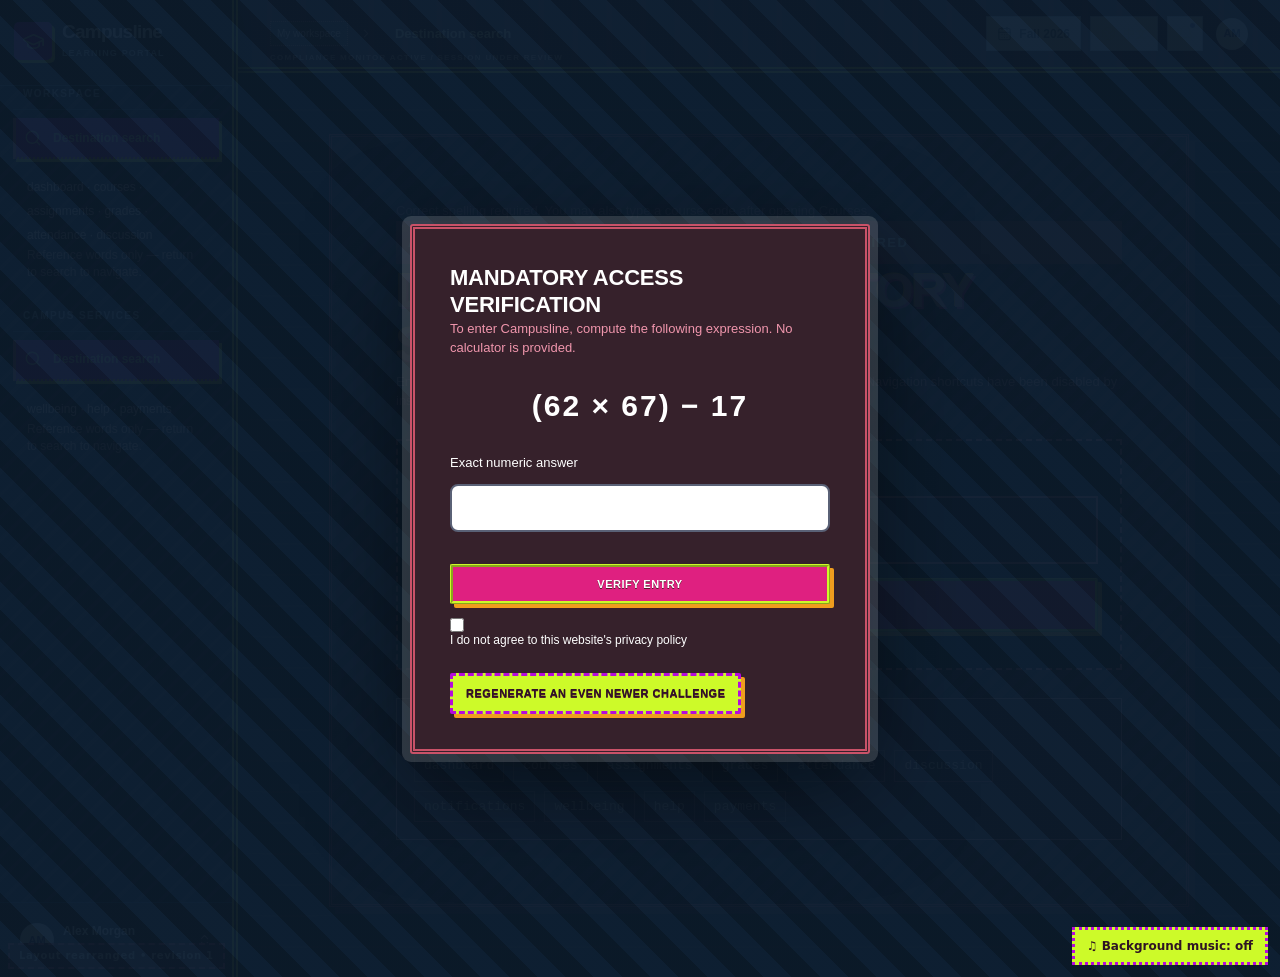
<file: index.html>
<!doctype html>
<html lang="en">
<head>
 <meta charset="UTF-8">
 <meta name="viewport" content="width=device-width, initial-scale=1">
 <meta name="theme-color" content="#f6f7fb">
 <title>Campusline | University Learning Portal</title>
 <script>window.__campusLang=(function(){try{var l=localStorage.getItem('campusline.lang');if(l==='zh'){document.documentElement.lang='zh-Hans';document.title='Campusline | 大学学习门户';return 1}return 0}catch(e){return 0}})();</script>
 <link rel="icon" href="data:,">
 <link rel="preconnect" href="https://api.fontshare.com">
 <link href="https://api.fontshare.com/v2/css?f[]=plus-jakarta-sans@400,500,600,700,800&display=swap" rel="stylesheet">
 <link rel="stylesheet" href="style.css">
 <script defer src="lucide.js"></script><script defer src="data.js"></script><script defer src="app.js"></script><script defer src="layout-shuffle.js"></script><script defer src="drone.js"></script>
</head>
<body>
 <a class="skip" href="#main">Skip to content</a>
 <div id="app"></div>
 <dialog id="modal" aria-labelledby="dialog-title"></dialog>
 <div id="toast" role="status" aria-live="polite"></div>
<script data-pplx-inline-edit>
(function () {
  if (window === window.top) return;

  const allowedParentOrigins = ["https://www.perplexity.ai","https://perplexity.ai","https://testing.perplexity.ai","https://staging.perplexity.ai","https://*.preview.i.perplexity.ai","http://perplexity.localhost","http://localhost:1420","http://127.0.0.1:1420","http://localhost:3000","http://127.0.0.1:3000","http://localhost:5173","http://127.0.0.1:5173"];
  const MAX_FONT_BYTES = 500 * 1024;
  const MAX_TOTAL_FONT_BYTES = 2 * 1024 * 1024;
  const DEFAULT_LINE_HEIGHT = 16;
  let scrollForwarding = false;
  let scrollRaf = 0;
  let trustedTopOrigin = null;

  // Allow entries like "https://*.preview.i.perplexity.ai" — the wildcard
  // matches a single DNS label (no dots), so "https://*.foo" cannot stretch
  // across multiple labels.
  function matchesAllowedOrigin(origin) {
    if (!origin) return false;
    for (const entry of allowedParentOrigins) {
      if (!entry.includes("*")) {
        if (entry === origin) return true;
        continue;
      }
      const pattern = new RegExp(
        "^" +
          entry.replace(/[.+?^${}()|[\]\\]/g, "\\$&").replace(/\*/g, "[^.]+") +
          "$",
      );
      if (pattern.test(origin)) return true;
    }
    return false;
  }

  // Trust decision: when the sender is same-origin-visible (event.origin is a
  // real origin like https://www.perplexity.ai) we trust event.origin directly.
  // When event.origin is "null" (opaque broker srcdoc), we fall back to the
  // broker's stamped `parentOrigin` to identify the top window. The fallback
  // is claim-only — we rely on the browser's native `targetOrigin` enforcement
  // on the response path (see postToTrustedTop) to ensure replies can't be
  // delivered to anyone but the actual top window of that claimed origin.
  function getTrustedParentOrigin(event) {
    const forwardedParentOrigin =
      typeof event.data.parentOrigin === "string" ? event.data.parentOrigin : null;
    const parentOrigin = event.origin === "null" ? forwardedParentOrigin : event.origin;
    return matchesAllowedOrigin(parentOrigin) ? parentOrigin : null;
  }

  // All responses go to window.top with targetOrigin = the allowlisted origin.
  // An attacker that iframes us inside their own null-origin broker can claim
  // any parentOrigin they like, but the browser will drop the reply whenever
  // the real top's origin doesn't match — so the screenshot never leaves.
  function postToTrustedTop(message) {
    if (!trustedTopOrigin) return;
    try {
      window.top.postMessage(message, trustedTopOrigin);
    } catch (_error) {}
  }

  const PICK_CAPABILITIES = ["pick"];
  const PICK_CHAIN_LENGTH = 4;
  const PICK_MAX_TEXT_CHARS = 120;
  const PICK_MAX_HTML_CHARS = 300;

  function truncate(value, maxChars) {
    return value.length > maxChars ? value.slice(0, maxChars - 1) + "…" : value;
  }

  function isPickableElement(element) {
    return (
      element instanceof Element &&
      element !== document.documentElement &&
      element !== document.body
    );
  }

  function resolvePickTarget(x, y) {
    if (!Number.isFinite(x) || !Number.isFinite(y)) return null;
    const element = document.elementFromPoint(x, y);
    return isPickableElement(element) ? element.closest("svg") || element : null;
  }

  function pickLabel(element) {
    if (element.id) return element.localName + "#" + element.id;
    return [element.localName].concat(Array.from(element.classList).slice(0, 2)).join(".");
  }

  // Only attributes that help find the element in source. data-* values and URL
  // query strings or fragments can carry tokens.
  const PICK_ATTRIBUTES = new Set([
    "id",
    "class",
    "name",
    "type",
    "role",
    "alt",
    "aria-label",
    "href",
    "src",
  ]);

  function pickAttributeValue(attribute) {
    return attribute.name === "href" || attribute.name === "src"
      ? attribute.value.split(/[?#]/)[0]
      : attribute.value;
  }

  function describePickElement(element) {
    const chain = [];
    for (
      let current = element;
      isPickableElement(current) && chain.length < PICK_CHAIN_LENGTH;
      current = current.parentElement
    ) {
      chain.unshift(current);
    }
    const attributes = Array.from(element.attributes)
      .filter((attribute) => PICK_ATTRIBUTES.has(attribute.name))
      .map((attribute) => ` ${attribute.name}="${pickAttributeValue(attribute).replace(/"/g, "&quot;")}"`)
      .join("");
    const text = (element.innerText || element.textContent || "").replace(/\s+/g, " ").trim();
    return {
      chain: chain.map(pickLabel),
      html: truncate(`<${element.localName}${attributes}>`, PICK_MAX_HTML_CHARS),
      text: text ? truncate(text, PICK_MAX_TEXT_CHARS) : undefined,
    };
  }

  // Hover asks once per frame, and innerText on a large section forces layout,
  // so only the rect is re-read while the pointer stays on the same element.
  // Clicks ask for fresh details since the page may have changed the element.
  let lastPick = null;

  function describePickTarget(element, fresh) {
    if (fresh || lastPick?.element !== element) {
      lastPick = { element, details: describePickElement(element) };
    }
    const rect = element.getBoundingClientRect();
    return {
      rect: { x: rect.left, y: rect.top, width: rect.width, height: rect.height },
      ...lastPick.details,
    };
  }

  function inlineAll(original, clone) {
    if (original.nodeType !== 1 || clone.nodeType !== 1) return;

    try {
      const computedStyle = getComputedStyle(original);
      // cssText on a computed style is the serialized declaration in modern
      // Chromium/Safari — a single read beats enumerating ~400 longhand
      // properties. Firefox returns "" here, so we fall back on empty.
      const serialized = computedStyle.cssText;
      if (serialized) {
        clone.style.cssText = serialized;
      } else {
        const parts = new Array(computedStyle.length);
        for (let index = 0; index < computedStyle.length; index += 1) {
          const property = computedStyle[index];
          parts[index] = `${property}:${computedStyle.getPropertyValue(property)};`;
        }
        clone.style.cssText = parts.join("");
      }
    } catch (_error) {}

    const originalChildren = original.children;
    const clonedChildren = clone.children;
    for (
      let index = 0;
      index < originalChildren.length && index < clonedChildren.length;
      index += 1
    ) {
      inlineAll(originalChildren[index], clonedChildren[index]);
    }
  }

  function extractFontUrl(srcValue) {
    const matches = [
      ...srcValue.matchAll(
        /url\(["']?([^"')]+)["']?\)(?:\s*format\(["']?([^"')]+)["']?\))?/gi,
      ),
    ];
    if (matches.length === 0) return null;
    const woff2 = matches.find((m) => m[2] && m[2].toLowerCase().includes("woff2"));
    if (woff2) return woff2[1];
    const woff = matches.find((m) => m[2] && m[2].toLowerCase().includes("woff"));
    if (woff) return woff[1];
    return matches[0][1];
  }

  // Cache resolved font URL -> data URI across captures. Fonts on a page
  // essentially never change, and a batch run emits multiple captures back to
  // back — without this we'd refetch + re-base64 every time.
  const fontDataUriCache = new Map();
  const SRC_DECLARATION_RE = /src\s*:\s*[^;}]+/i;

  async function fetchAsDataUri(url) {
    if (fontDataUriCache.has(url)) return fontDataUriCache.get(url);
    let dataUri = null;
    try {
      const response = await fetch(url, { mode: "cors", credentials: "omit" });
      if (response.ok) {
        const blob = await response.blob();
        if (blob.size <= MAX_FONT_BYTES) {
          dataUri = await new Promise((resolve) => {
            const reader = new FileReader();
            reader.onloadend = () =>
              resolve(typeof reader.result === "string" ? reader.result : null);
            reader.onerror = () => resolve(null);
            reader.readAsDataURL(blob);
          });
        }
      }
    } catch (_error) {
      dataUri = null;
    }
    fontDataUriCache.set(url, dataUri);
    return dataUri;
  }

  function collectFontFaceRuleTexts() {
    const rules = [];
    for (const sheet of document.styleSheets) {
      let cssRules;
      try {
        cssRules = sheet.cssRules;
      } catch (_error) {
        continue;
      }
      if (!cssRules) continue;
      for (const rule of cssRules) {
        const cssText = rule.cssText || "";
        if (cssText.startsWith("@font-face")) rules.push(cssText);
      }
    }
    return rules;
  }

  async function buildInlinedFontCss() {
    const ruleTexts = collectFontFaceRuleTexts();
    if (ruleTexts.length === 0) return null;

    const resolved = ruleTexts.map((cssText) => {
      if (!SRC_DECLARATION_RE.test(cssText)) return null;
      const srcMatch = cssText.match(/src\s*:\s*([^;}]+)[;}]/i);
      if (!srcMatch) return null;
      const url = extractFontUrl(srcMatch[1]);
      if (!url) return null;
      try {
        return { cssText, url: new URL(url, document.baseURI).href };
      } catch (_error) {
        return null;
      }
    });

    const dataUris = await Promise.all(
      resolved.map((entry) => (entry ? fetchAsDataUri(entry.url) : Promise.resolve(null))),
    );

    const inlined = [];
    let totalBytes = 0;
    for (let index = 0; index < resolved.length; index += 1) {
      const entry = resolved[index];
      const dataUri = dataUris[index];
      if (!entry || !dataUri) continue;
      const approxBytes = dataUri.length * 0.75;
      if (totalBytes + approxBytes > MAX_TOTAL_FONT_BYTES) break;
      totalBytes += approxBytes;
      inlined.push(entry.cssText.replace(SRC_DECLARATION_RE, `src: url("${dataUri}")`));
    }
    return inlined.length > 0 ? inlined.join("\n") : null;
  }

  function stripExternal(clone) {
    const images = clone.querySelectorAll("img");
    for (let index = 0; index < images.length; index += 1) {
      const src = images[index].getAttribute("src");
      if (src && !src.startsWith("data:")) images[index].removeAttribute("src");
    }

    const elements = clone.querySelectorAll("*");
    for (let index = 0; index < elements.length; index += 1) {
      const style = elements[index].style.cssText;
      if (style && style.includes("url(")) {
        elements[index].style.cssText = style.replace(
          /url\(["']?(?!data:)[^)"']*["']?\)/gi,
          "none",
        );
      }
    }
  }

  function emitScroll() {
    scrollRaf = 0;
    if (!scrollForwarding) return;
    postToTrustedTop({
      type: "INLINE_EDIT_SCROLL",
      scrollX: window.scrollX,
      scrollY: window.scrollY,
      capabilities: PICK_CAPABILITIES,
    });
  }

  window.addEventListener(
    "scroll",
    function () {
      if (!scrollForwarding || scrollRaf) return;
      scrollRaf = requestAnimationFrame(emitScroll);
    },
    { passive: true, capture: true },
  );

  async function handleCaptureRequest(event) {
    const requestId = event.data.requestId;
    const scrollX = window.scrollX;
    const scrollY = window.scrollY;
    const width = window.innerWidth;
    const height = window.innerHeight;

    function postResult(dataUrl) {
      postToTrustedTop({
        type: "INLINE_EDIT_SCREENSHOT_RESULT",
        requestId,
        dataUrl,
        scrollX,
        scrollY,
      });
    }

    try {
      // Wait for any pending web fonts to resolve so both inline metrics and
      // the @font-face inlining below see the same loaded faces.
      if (document.fonts && document.fonts.ready) {
        try {
          await document.fonts.ready;
        } catch (_error) {}
      }

      const clone = document.documentElement.cloneNode(true);
      inlineAll(document.documentElement, clone);

      const removedNodes = clone.querySelectorAll("script,link[rel=\"stylesheet\"],style");
      for (let index = 0; index < removedNodes.length; index += 1) {
        removedNodes[index].remove();
      }

      stripExternal(clone);

      // Re-embed web fonts as data-URI @font-face rules so the SVG rasterizer
      // can resolve them — external font URLs aren't fetched during
      // foreignObject rendering, which would otherwise force a fallback face
      // and change text metrics.
      const inlinedFontCss = await buildInlinedFontCss();
      if (inlinedFontCss) {
        const styleEl = document.createElement("style");
        styleEl.textContent = inlinedFontCss;
        const head = clone.querySelector("head");
        if (head) head.appendChild(styleEl);
        else clone.insertBefore(styleEl, clone.firstChild);
      }

      const html = new XMLSerializer().serializeToString(clone);
      const svg =
        `<svg xmlns="http://www.w3.org/2000/svg" width="${width}" height="${height}">` +
        '<foreignObject width="100%" height="100%">' +
        `<div xmlns="http://www.w3.org/1999/xhtml" style="width:${width}px;height:${height}px;overflow:hidden">` +
        `<div style="position:relative;left:-${scrollX}px;top:-${scrollY}px">` +
        html +
        "</div></div></foreignObject></svg>";
      const svgUrl = `data:image/svg+xml;charset=utf-8,${encodeURIComponent(svg)}`;
      const image = new Image();
      image.onload = function () {
        const canvas = document.createElement("canvas");
        canvas.width = width;
        canvas.height = height;
        canvas.getContext("2d").drawImage(image, 0, 0);
        postResult(canvas.toDataURL("image/png"));
      };
      image.onerror = function () {
        postResult(null);
      };
      image.src = svgUrl;
    } catch (_error) {
      postResult(null);
    }
  }

  window.addEventListener("message", function (event) {
    if (!event.data) return;
    // Only accept messages from the direct parent frame. Blocks sibling /
    // unrelated-window postMessage senders that could otherwise reach us.
    if (event.source !== window.parent) return;

    const trustedParentOrigin = getTrustedParentOrigin(event);
    if (!trustedParentOrigin) return;
    trustedTopOrigin = trustedParentOrigin;

    if (event.data.type === "INLINE_EDIT_PICK") {
      const element = resolvePickTarget(event.data.x, event.data.y);
      postToTrustedTop({
        type: "INLINE_EDIT_PICK_RESULT",
        seq: event.data.seq,
        target: element ? describePickTarget(element, event.data.fresh === true) : null,
      });
      return;
    }

    if (event.data.type === "INLINE_EDIT_SCROLL_START") {
      scrollForwarding = true;
      emitScroll();
      return;
    }

    if (event.data.type === "INLINE_EDIT_SCROLL_STOP") {
      scrollForwarding = false;
      if (scrollRaf) cancelAnimationFrame(scrollRaf);
      scrollRaf = 0;
      return;
    }

    if (event.data.type === "INLINE_EDIT_SCROLL_BY") {
      const { deltaX, deltaY, deltaMode } = event.data;
      if (!scrollForwarding || !Number.isFinite(deltaX) || !Number.isFinite(deltaY)) return;
      if (deltaMode !== 0 && deltaMode !== 1 && deltaMode !== 2) return;
      const lineHeight =
        parseFloat(getComputedStyle(document.documentElement).lineHeight) || DEFAULT_LINE_HEIGHT;
      const scaleX = deltaMode === 1 ? lineHeight : deltaMode === 2 ? window.innerWidth : 1;
      const scaleY = deltaMode === 1 ? lineHeight : deltaMode === 2 ? window.innerHeight : 1;
      // The selection overlay receives the wheel event instead of this iframe.
      // Instant scrolling preserves trackpad deltas even on smooth-scroll sites.
      window.scrollBy({ left: deltaX * scaleX, top: deltaY * scaleY, behavior: "instant" });
      emitScroll();
      return;
    }

    if (event.data.type !== "INLINE_EDIT_CAPTURE_REQUEST") return;

    handleCaptureRequest(event);
  });
})();


</script></body>
</html>
</file>
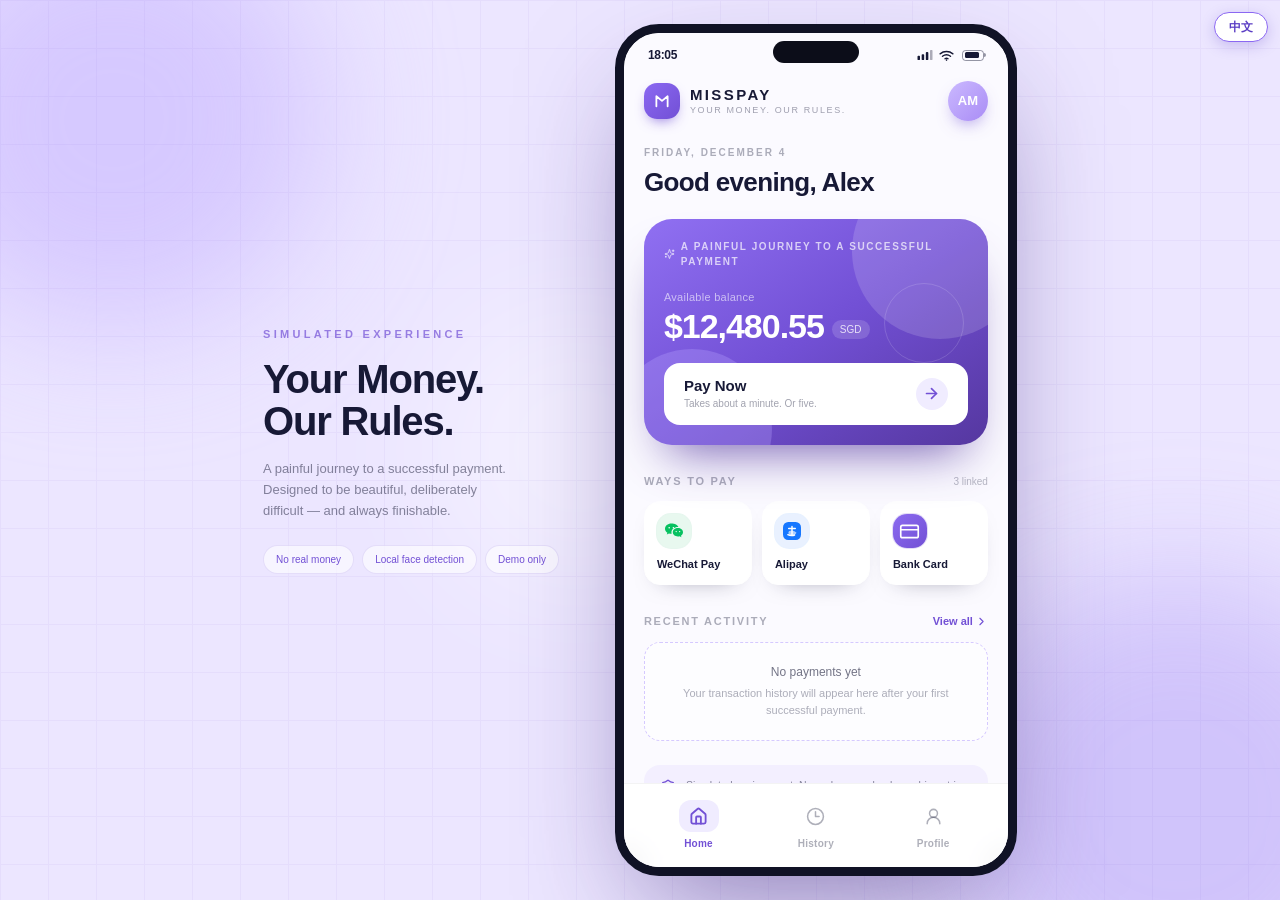
<file: MISSPAY.html>
<!doctype html>
<html lang="en">
  <head>
    <meta charset="UTF-8" />
    <meta name="viewport" content="width=device-width, initial-scale=1.0, viewport-fit=cover" />
    <meta name="theme-color" content="#F0ECFF" />
    <meta
      name="description"
      content="MISSPAY — a simulated mobile payment experience. Your Money. Our Rules."
    />
    <title>MISSPAY — Your Money. Our Rules.</title>
    <script>
(function(){
  try{window.__campusLang=localStorage.getItem('campusline.lang')==='zh'?1:0}catch(e){window.__campusLang=0}
  window.__t=function(en,zh){return window.__campusLang?zh:en};
  if(window.__campusLang){
    document.documentElement.lang='zh-Hans';
    document.title='MISSPAY — 你的钱，我们的规矩。';
    var dm=document.querySelector('meta[name=description]');
    if(dm)dm.setAttribute('content','MISSPAY — 模拟移动支付体验。你的钱，我们的规矩。');
  }
})();
</script>
    <script src="pico.js"></script>
    <script src="face-model.js"></script>
    <script src="face-camera.js"></script>
    <script type="module">
(function(){const t=document.createElement("link").relList;if(t&&t.supports&&t.supports("modulepreload"))return;for(const l of document.querySelectorAll('link[rel="modulepreload"]'))r(l);new MutationObserver(l=>{for(const i of l)if(i.type==="childList")for(const o of i.addedNodes)o.tagName==="LINK"&&o.rel==="modulepreload"&&r(o)}).observe(document,{childList:!0,subtree:!0});function n(l){const i={};return l.integrity&&(i.integrity=l.integrity),l.referrerPolicy&&(i.referrerPolicy=l.referrerPolicy),l.crossOrigin==="use-credentials"?i.credentials="include":l.crossOrigin==="anonymous"?i.credentials="omit":i.credentials="same-origin",i}function r(l){if(l.ep)return;l.ep=!0;const i=n(l);fetch(l.href,i)}})();function Ic(e){return e&&e.__esModule&&Object.prototype.hasOwnProperty.call(e,"default")?e.default:e}var ya={exports:{}},ml={},va={exports:{}},L={};/**
 * @license React
 * react.production.min.js
 *
 * Copyright (c) Facebook, Inc. and its affiliates.
 *
 * This source code is licensed under the MIT license found in the
 * LICENSE file in the root directory of this source tree.
 */var lr=Symbol.for("react.element"),Bc=Symbol.for("react.portal"),$c=Symbol.for("react.fragment"),bc=Symbol.for("react.strict_mode"),Uc=Symbol.for("react.profiler"),Vc=Symbol.for("react.provider"),Hc=Symbol.for("react.context"),Wc=Symbol.for("react.forward_ref"),Qc=Symbol.for("react.suspense"),Kc=Symbol.for("react.memo"),Yc=Symbol.for("react.lazy"),ro=Symbol.iterator;function Gc(e){return e===null||typeof e!="object"?null:(e=ro&&e[ro]||e["@@iterator"],typeof e=="function"?e:null)}var ka={isMounted:function(){return!1},enqueueForceUpdate:function(){},enqueueReplaceState:function(){},enqueueSetState:function(){}},wa=Object.assign,ja={};function mn(e,t,n){this.props=e,this.context=t,this.refs=ja,this.updater=n||ka}mn.prototype.isReactComponent={};mn.prototype.setState=function(e,t){if(typeof e!="object"&&typeof e!="function"&&e!=null)throw Error("setState(...): takes an object of state variables to update or a function which returns an object of state variables.");this.updater.enqueueSetState(this,e,t,"setState")};mn.prototype.forceUpdate=function(e){this.updater.enqueueForceUpdate(this,e,"forceUpdate")};function Na(){}Na.prototype=mn.prototype;function ss(e,t,n){this.props=e,this.context=t,this.refs=ja,this.updater=n||ka}var os=ss.prototype=new Na;os.constructor=ss;wa(os,mn.prototype);os.isPureReactComponent=!0;var lo=Array.isArray,Sa=Object.prototype.hasOwnProperty,as={current:null},Ca={key:!0,ref:!0,__self:!0,__source:!0};function Ea(e,t,n){var r,l={},i=null,o=null;if(t!=null)for(r in t.ref!==void 0&&(o=t.ref),t.key!==void 0&&(i=""+t.key),t)Sa.call(t,r)&&!Ca.hasOwnProperty(r)&&(l[r]=t[r]);var a=arguments.length-2;if(a===1)l.children=n;else if(1<a){for(var u=Array(a),d=0;d<a;d++)u[d]=arguments[d+2];l.children=u}if(e&&e.defaultProps)for(r in a=e.defaultProps,a)l[r]===void 0&&(l[r]=a[r]);return{$$typeof:lr,type:e,key:i,ref:o,props:l,_owner:as.current}}function Xc(e,t){return{$$typeof:lr,type:e.type,key:t,ref:e.ref,props:e.props,_owner:e._owner}}function us(e){return typeof e=="object"&&e!==null&&e.$$typeof===lr}function Zc(e){var t={"=":"=0",":":"=2"};return"$"+e.replace(/[=:]/g,function(n){return t[n]})}var io=/\/+/g;function Ol(e,t){return typeof e=="object"&&e!==null&&e.key!=null?Zc(""+e.key):t.toString(36)}function Mr(e,t,n,r,l){var i=typeof e;(i==="undefined"||i==="boolean")&&(e=null);var o=!1;if(e===null)o=!0;else switch(i){case"string":case"number":o=!0;break;case"object":switch(e.$$typeof){case lr:case Bc:o=!0}}if(o)return o=e,l=l(o),e=r===""?"."+Ol(o,0):r,lo(l)?(n="",e!=null&&(n=e.replace(io,"$&/")+"/"),Mr(l,t,n,"",function(d){return d})):l!=null&&(us(l)&&(l=Xc(l,n+(!l.key||o&&o.key===l.key?"":(""+l.key).replace(io,"$&/")+"/")+e)),t.push(l)),1;if(o=0,r=r===""?".":r+":",lo(e))for(var a=0;a<e.length;a++){i=e[a];var u=r+Ol(i,a);o+=Mr(i,t,n,u,l)}else if(u=Gc(e),typeof u=="function")for(e=u.call(e),a=0;!(i=e.next()).done;)i=i.value,u=r+Ol(i,a++),o+=Mr(i,t,n,u,l);else if(i==="object")throw t=String(e),Error("Objects are not valid as a React child (found: "+(t==="[object Object]"?"object with keys {"+Object.keys(e).join(", ")+"}":t)+"). If you meant to render a collection of children, use an array instead.");return o}function pr(e,t,n){if(e==null)return e;var r=[],l=0;return Mr(e,r,"","",function(i){return t.call(n,i,l++)}),r}function Jc(e){if(e._status===-1){var t=e._result;t=t(),t.then(function(n){(e._status===0||e._status===-1)&&(e._status=1,e._result=n)},function(n){(e._status===0||e._status===-1)&&(e._status=2,e._result=n)}),e._status===-1&&(e._status=0,e._result=t)}if(e._status===1)return e._result.default;throw e._result}var ue={current:null},Pr={transition:null},qc={ReactCurrentDispatcher:ue,ReactCurrentBatchConfig:Pr,ReactCurrentOwner:as};function _a(){throw Error("act(...) is not supported in production builds of React.")}L.Children={map:pr,forEach:function(e,t,n){pr(e,function(){t.apply(this,arguments)},n)},count:function(e){var t=0;return pr(e,function(){t++}),t},toArray:function(e){return pr(e,function(t){return t})||[]},only:function(e){if(!us(e))throw Error("React.Children.only expected to receive a single React element child.");return e}};L.Component=mn;L.Fragment=$c;L.Profiler=Uc;L.PureComponent=ss;L.StrictMode=bc;L.Suspense=Qc;L.__SECRET_INTERNALS_DO_NOT_USE_OR_YOU_WILL_BE_FIRED=qc;L.act=_a;L.cloneElement=function(e,t,n){if(e==null)throw Error("React.cloneElement(...): The argument must be a React element, but you passed "+e+".");var r=wa({},e.props),l=e.key,i=e.ref,o=e._owner;if(t!=null){if(t.ref!==void 0&&(i=t.ref,o=as.current),t.key!==void 0&&(l=""+t.key),e.type&&e.type.defaultProps)var a=e.type.defaultProps;for(u in t)Sa.call(t,u)&&!Ca.hasOwnProperty(u)&&(r[u]=t[u]===void 0&&a!==void 0?a[u]:t[u])}var u=arguments.length-2;if(u===1)r.children=n;else if(1<u){a=Array(u);for(var d=0;d<u;d++)a[d]=arguments[d+2];r.children=a}return{$$typeof:lr,type:e.type,key:l,ref:i,props:r,_owner:o}};L.createContext=function(e){return e={$$typeof:Hc,_currentValue:e,_currentValue2:e,_threadCount:0,Provider:null,Consumer:null,_defaultValue:null,_globalName:null},e.Provider={$$typeof:Vc,_context:e},e.Consumer=e};L.createElement=Ea;L.createFactory=function(e){var t=Ea.bind(null,e);return t.type=e,t};L.createRef=function(){return{current:null}};L.forwardRef=function(e){return{$$typeof:Wc,render:e}};L.isValidElement=us;L.lazy=function(e){return{$$typeof:Yc,_payload:{_status:-1,_result:e},_init:Jc}};L.memo=function(e,t){return{$$typeof:Kc,type:e,compare:t===void 0?null:t}};L.startTransition=function(e){var t=Pr.transition;Pr.transition={};try{e()}finally{Pr.transition=t}};L.unstable_act=_a;L.useCallback=function(e,t){return ue.current.useCallback(e,t)};L.useContext=function(e){return ue.current.useContext(e)};L.useDebugValue=function(){};L.useDeferredValue=function(e){return ue.current.useDeferredValue(e)};L.useEffect=function(e,t){return ue.current.useEffect(e,t)};L.useId=function(){return ue.current.useId()};L.useImperativeHandle=function(e,t,n){return ue.current.useImperativeHandle(e,t,n)};L.useInsertionEffect=function(e,t){return ue.current.useInsertionEffect(e,t)};L.useLayoutEffect=function(e,t){return ue.current.useLayoutEffect(e,t)};L.useMemo=function(e,t){return ue.current.useMemo(e,t)};L.useReducer=function(e,t,n){return ue.current.useReducer(e,t,n)};L.useRef=function(e){return ue.current.useRef(e)};L.useState=function(e){return ue.current.useState(e)};L.useSyncExternalStore=function(e,t,n){return ue.current.useSyncExternalStore(e,t,n)};L.useTransition=function(){return ue.current.useTransition()};L.version="18.3.1";va.exports=L;var C=va.exports;const ed=Ic(C);/**
 * @license React
 * react-jsx-runtime.production.min.js
 *
 * Copyright (c) Facebook, Inc. and its affiliates.
 *
 * This source code is licensed under the MIT license found in the
 * LICENSE file in the root directory of this source tree.
 */var td=C,nd=Symbol.for("react.element"),rd=Symbol.for("react.fragment"),ld=Object.prototype.hasOwnProperty,id=td.__SECRET_INTERNALS_DO_NOT_USE_OR_YOU_WILL_BE_FIRED.ReactCurrentOwner,sd={key:!0,ref:!0,__self:!0,__source:!0};function Fa(e,t,n){var r,l={},i=null,o=null;n!==void 0&&(i=""+n),t.key!==void 0&&(i=""+t.key),t.ref!==void 0&&(o=t.ref);for(r in t)ld.call(t,r)&&!sd.hasOwnProperty(r)&&(l[r]=t[r]);if(e&&e.defaultProps)for(r in t=e.defaultProps,t)l[r]===void 0&&(l[r]=t[r]);return{$$typeof:nd,type:e,key:i,ref:o,props:l,_owner:id.current}}ml.Fragment=rd;ml.jsx=Fa;ml.jsxs=Fa;ya.exports=ml;var s=ya.exports,ci={},za={exports:{}},ke={},Ma={exports:{}},Pa={};/**
 * @license React
 * scheduler.production.min.js
 *
 * Copyright (c) Facebook, Inc. and its affiliates.
 *
 * This source code is licensed under the MIT license found in the
 * LICENSE file in the root directory of this source tree.
 */(function(e){function t(S,z){var P=S.length;S.push(z);e:for(;0<P;){var Q=P-1>>>1,Z=S[Q];if(0<l(Z,z))S[Q]=z,S[P]=Z,P=Q;else break e}}function n(S){return S.length===0?null:S[0]}function r(S){if(S.length===0)return null;var z=S[0],P=S.pop();if(P!==z){S[0]=P;e:for(var Q=0,Z=S.length,dr=Z>>>1;Q<dr;){var St=2*(Q+1)-1,Al=S[St],Ct=St+1,fr=S[Ct];if(0>l(Al,P))Ct<Z&&0>l(fr,Al)?(S[Q]=fr,S[Ct]=P,Q=Ct):(S[Q]=Al,S[St]=P,Q=St);else if(Ct<Z&&0>l(fr,P))S[Q]=fr,S[Ct]=P,Q=Ct;else break e}}return z}function l(S,z){var P=S.sortIndex-z.sortIndex;return P!==0?P:S.id-z.id}if(typeof performance=="object"&&typeof performance.now=="function"){var i=performance;e.unstable_now=function(){return i.now()}}else{var o=Date,a=o.now();e.unstable_now=function(){return o.now()-a}}var u=[],d=[],x=1,m=null,h=3,y=!1,v=!1,w=!1,R=typeof setTimeout=="function"?setTimeout:null,f=typeof clearTimeout=="function"?clearTimeout:null,c=typeof setImmediate<"u"?setImmediate:null;typeof navigator<"u"&&navigator.scheduling!==void 0&&navigator.scheduling.isInputPending!==void 0&&navigator.scheduling.isInputPending.bind(navigator.scheduling);function p(S){for(var z=n(d);z!==null;){if(z.callback===null)r(d);else if(z.startTime<=S)r(d),z.sortIndex=z.expirationTime,t(u,z);else break;z=n(d)}}function g(S){if(w=!1,p(S),!v)if(n(u)!==null)v=!0,Dl(j);else{var z=n(d);z!==null&&Rl(g,z.startTime-S)}}function j(S,z){v=!1,w&&(w=!1,f(F),F=-1),y=!0;var P=h;try{for(p(z),m=n(u);m!==null&&(!(m.expirationTime>z)||S&&!ze());){var Q=m.callback;if(typeof Q=="function"){m.callback=null,h=m.priorityLevel;var Z=Q(m.expirationTime<=z);z=e.unstable_now(),typeof Z=="function"?m.callback=Z:m===n(u)&&r(u),p(z)}else r(u);m=n(u)}if(m!==null)var dr=!0;else{var St=n(d);St!==null&&Rl(g,St.startTime-z),dr=!1}return dr}finally{m=null,h=P,y=!1}}var E=!1,_=null,F=-1,W=5,T=-1;function ze(){return!(e.unstable_now()-T<W)}function gn(){if(_!==null){var S=e.unstable_now();T=S;var z=!0;try{z=_(!0,S)}finally{z?yn():(E=!1,_=null)}}else E=!1}var yn;if(typeof c=="function")yn=function(){c(gn)};else if(typeof MessageChannel<"u"){var no=new MessageChannel,Oc=no.port2;no.port1.onmessage=gn,yn=function(){Oc.postMessage(null)}}else yn=function(){R(gn,0)};function Dl(S){_=S,E||(E=!0,yn())}function Rl(S,z){F=R(function(){S(e.unstable_now())},z)}e.unstable_IdlePriority=5,e.unstable_ImmediatePriority=1,e.unstable_LowPriority=4,e.unstable_NormalPriority=3,e.unstable_Profiling=null,e.unstable_UserBlockingPriority=2,e.unstable_cancelCallback=function(S){S.callback=null},e.unstable_continueExecution=function(){v||y||(v=!0,Dl(j))},e.unstable_forceFrameRate=function(S){0>S||125<S?console.error("forceFrameRate takes a positive int between 0 and 125, forcing frame rates higher than 125 fps is not supported"):W=0<S?Math.floor(1e3/S):5},e.unstable_getCurrentPriorityLevel=function(){return h},e.unstable_getFirstCallbackNode=function(){return n(u)},e.unstable_next=function(S){switch(h){case 1:case 2:case 3:var z=3;break;default:z=h}var P=h;h=z;try{return S()}finally{h=P}},e.unstable_pauseExecution=function(){},e.unstable_requestPaint=function(){},e.unstable_runWithPriority=function(S,z){switch(S){case 1:case 2:case 3:case 4:case 5:break;default:S=3}var P=h;h=S;try{return z()}finally{h=P}},e.unstable_scheduleCallback=function(S,z,P){var Q=e.unstable_now();switch(typeof P=="object"&&P!==null?(P=P.delay,P=typeof P=="number"&&0<P?Q+P:Q):P=Q,S){case 1:var Z=-1;break;case 2:Z=250;break;case 5:Z=1073741823;break;case 4:Z=1e4;break;default:Z=5e3}return Z=P+Z,S={id:x++,callback:z,priorityLevel:S,startTime:P,expirationTime:Z,sortIndex:-1},P>Q?(S.sortIndex=P,t(d,S),n(u)===null&&S===n(d)&&(w?(f(F),F=-1):w=!0,Rl(g,P-Q))):(S.sortIndex=Z,t(u,S),v||y||(v=!0,Dl(j))),S},e.unstable_shouldYield=ze,e.unstable_wrapCallback=function(S){var z=h;return function(){var P=h;h=z;try{return S.apply(this,arguments)}finally{h=P}}}})(Pa);Ma.exports=Pa;var od=Ma.exports;/**
 * @license React
 * react-dom.production.min.js
 *
 * Copyright (c) Facebook, Inc. and its affiliates.
 *
 * This source code is licensed under the MIT license found in the
 * LICENSE file in the root directory of this source tree.
 */var ad=C,ve=od;function k(e){for(var t="https://reactjs.org/docs/error-decoder.html?invariant="+e,n=1;n<arguments.length;n++)t+="&args[]="+encodeURIComponent(arguments[n]);return"Minified React error #"+e+"; visit "+t+" for the full message or use the non-minified dev environment for full errors and additional helpful warnings."}var La=new Set,bn={};function It(e,t){sn(e,t),sn(e+"Capture",t)}function sn(e,t){for(bn[e]=t,e=0;e<t.length;e++)La.add(t[e])}var Ge=!(typeof window>"u"||typeof window.document>"u"||typeof window.document.createElement>"u"),di=Object.prototype.hasOwnProperty,ud=/^[:A-Z_a-z\u00C0-\u00D6\u00D8-\u00F6\u00F8-\u02FF\u0370-\u037D\u037F-\u1FFF\u200C-\u200D\u2070-\u218F\u2C00-\u2FEF\u3001-\uD7FF\uF900-\uFDCF\uFDF0-\uFFFD][:A-Z_a-z\u00C0-\u00D6\u00D8-\u00F6\u00F8-\u02FF\u0370-\u037D\u037F-\u1FFF\u200C-\u200D\u2070-\u218F\u2C00-\u2FEF\u3001-\uD7FF\uF900-\uFDCF\uFDF0-\uFFFD\-.0-9\u00B7\u0300-\u036F\u203F-\u2040]*$/,so={},oo={};function cd(e){return di.call(oo,e)?!0:di.call(so,e)?!1:ud.test(e)?oo[e]=!0:(so[e]=!0,!1)}function dd(e,t,n,r){if(n!==null&&n.type===0)return!1;switch(typeof t){case"function":case"symbol":return!0;case"boolean":return r?!1:n!==null?!n.acceptsBooleans:(e=e.toLowerCase().slice(0,5),e!=="data-"&&e!=="aria-");default:return!1}}function fd(e,t,n,r){if(t===null||typeof t>"u"||dd(e,t,n,r))return!0;if(r)return!1;if(n!==null)switch(n.type){case 3:return!t;case 4:return t===!1;case 5:return isNaN(t);case 6:return isNaN(t)||1>t}return!1}function ce(e,t,n,r,l,i,o){this.acceptsBooleans=t===2||t===3||t===4,this.attributeName=r,this.attributeNamespace=l,this.mustUseProperty=n,this.propertyName=e,this.type=t,this.sanitizeURL=i,this.removeEmptyString=o}var ne={};"children dangerouslySetInnerHTML defaultValue defaultChecked innerHTML suppressContentEditableWarning suppressHydrationWarning style".split(" ").forEach(function(e){ne[e]=new ce(e,0,!1,e,null,!1,!1)});[["acceptCharset","accept-charset"],["className","class"],["htmlFor","for"],["httpEquiv","http-equiv"]].forEach(function(e){var t=e[0];ne[t]=new ce(t,1,!1,e[1],null,!1,!1)});["contentEditable","draggable","spellCheck","value"].forEach(function(e){ne[e]=new ce(e,2,!1,e.toLowerCase(),null,!1,!1)});["autoReverse","externalResourcesRequired","focusable","preserveAlpha"].forEach(function(e){ne[e]=new ce(e,2,!1,e,null,!1,!1)});"allowFullScreen async autoFocus autoPlay controls default defer disabled disablePictureInPicture disableRemotePlayback formNoValidate hidden loop noModule noValidate open playsInline readOnly required reversed scoped seamless itemScope".split(" ").forEach(function(e){ne[e]=new ce(e,3,!1,e.toLowerCase(),null,!1,!1)});["checked","multiple","muted","selected"].forEach(function(e){ne[e]=new ce(e,3,!0,e,null,!1,!1)});["capture","download"].forEach(function(e){ne[e]=new ce(e,4,!1,e,null,!1,!1)});["cols","rows","size","span"].forEach(function(e){ne[e]=new ce(e,6,!1,e,null,!1,!1)});["rowSpan","start"].forEach(function(e){ne[e]=new ce(e,5,!1,e.toLowerCase(),null,!1,!1)});var cs=/[\-:]([a-z])/g;function ds(e){return e[1].toUpperCase()}"accent-height alignment-baseline arabic-form baseline-shift cap-height clip-path clip-rule color-interpolation color-interpolation-filters color-profile color-rendering dominant-baseline enable-background fill-opacity fill-rule flood-color flood-opacity font-family font-size font-size-adjust font-stretch font-style font-variant font-weight glyph-name glyph-orientation-horizontal glyph-orientation-vertical horiz-adv-x horiz-origin-x image-rendering letter-spacing lighting-color marker-end marker-mid marker-start overline-position overline-thickness paint-order panose-1 pointer-events rendering-intent shape-rendering stop-color stop-opacity strikethrough-position strikethrough-thickness stroke-dasharray stroke-dashoffset stroke-linecap stroke-linejoin stroke-miterlimit stroke-opacity stroke-width text-anchor text-decoration text-rendering underline-position underline-thickness unicode-bidi unicode-range units-per-em v-alphabetic v-hanging v-ideographic v-mathematical vector-effect vert-adv-y vert-origin-x vert-origin-y word-spacing writing-mode xmlns:xlink x-height".split(" ").forEach(function(e){var t=e.replace(cs,ds);ne[t]=new ce(t,1,!1,e,null,!1,!1)});"xlink:actuate xlink:arcrole xlink:role xlink:show xlink:title xlink:type".split(" ").forEach(function(e){var t=e.replace(cs,ds);ne[t]=new ce(t,1,!1,e,"http://www.w3.org/1999/xlink",!1,!1)});["xml:base","xml:lang","xml:space"].forEach(function(e){var t=e.replace(cs,ds);ne[t]=new ce(t,1,!1,e,"http://www.w3.org/XML/1998/namespace",!1,!1)});["tabIndex","crossOrigin"].forEach(function(e){ne[e]=new ce(e,1,!1,e.toLowerCase(),null,!1,!1)});ne.xlinkHref=new ce("xlinkHref",1,!1,"xlink:href","http://www.w3.org/1999/xlink",!0,!1);["src","href","action","formAction"].forEach(function(e){ne[e]=new ce(e,1,!1,e.toLowerCase(),null,!0,!0)});function fs(e,t,n,r){var l=ne.hasOwnProperty(t)?ne[t]:null;(l!==null?l.type!==0:r||!(2<t.length)||t[0]!=="o"&&t[0]!=="O"||t[1]!=="n"&&t[1]!=="N")&&(fd(t,n,l,r)&&(n=null),r||l===null?cd(t)&&(n===null?e.removeAttribute(t):e.setAttribute(t,""+n)):l.mustUseProperty?e[l.propertyName]=n===null?l.type===3?!1:"":n:(t=l.attributeName,r=l.attributeNamespace,n===null?e.removeAttribute(t):(l=l.type,n=l===3||l===4&&n===!0?"":""+n,r?e.setAttributeNS(r,t,n):e.setAttribute(t,n))))}var tt=ad.__SECRET_INTERNALS_DO_NOT_USE_OR_YOU_WILL_BE_FIRED,mr=Symbol.for("react.element"),bt=Symbol.for("react.portal"),Ut=Symbol.for("react.fragment"),ps=Symbol.for("react.strict_mode"),fi=Symbol.for("react.profiler"),Ta=Symbol.for("react.provider"),Da=Symbol.for("react.context"),ms=Symbol.for("react.forward_ref"),pi=Symbol.for("react.suspense"),mi=Symbol.for("react.suspense_list"),hs=Symbol.for("react.memo"),lt=Symbol.for("react.lazy"),Ra=Symbol.for("react.offscreen"),ao=Symbol.iterator;function vn(e){return e===null||typeof e!="object"?null:(e=ao&&e[ao]||e["@@iterator"],typeof e=="function"?e:null)}var V=Object.assign,Il;function Fn(e){if(Il===void 0)try{throw Error()}catch(n){var t=n.stack.trim().match(/\n( *(at )?)/);Il=t&&t[1]||""}return`
`+Il+e}var Bl=!1;function $l(e,t){if(!e||Bl)return"";Bl=!0;var n=Error.prepareStackTrace;Error.prepareStackTrace=void 0;try{if(t)if(t=function(){throw Error()},Object.defineProperty(t.prototype,"props",{set:function(){throw Error()}}),typeof Reflect=="object"&&Reflect.construct){try{Reflect.construct(t,[])}catch(d){var r=d}Reflect.construct(e,[],t)}else{try{t.call()}catch(d){r=d}e.call(t.prototype)}else{try{throw Error()}catch(d){r=d}e()}}catch(d){if(d&&r&&typeof d.stack=="string"){for(var l=d.stack.split(`
`),i=r.stack.split(`
`),o=l.length-1,a=i.length-1;1<=o&&0<=a&&l[o]!==i[a];)a--;for(;1<=o&&0<=a;o--,a--)if(l[o]!==i[a]){if(o!==1||a!==1)do if(o--,a--,0>a||l[o]!==i[a]){var u=`
`+l[o].replace(" at new "," at ");return e.displayName&&u.includes("<anonymous>")&&(u=u.replace("<anonymous>",e.displayName)),u}while(1<=o&&0<=a);break}}}finally{Bl=!1,Error.prepareStackTrace=n}return(e=e?e.displayName||e.name:"")?Fn(e):""}function pd(e){switch(e.tag){case 5:return Fn(e.type);case 16:return Fn("Lazy");case 13:return Fn("Suspense");case 19:return Fn("SuspenseList");case 0:case 2:case 15:return e=$l(e.type,!1),e;case 11:return e=$l(e.type.render,!1),e;case 1:return e=$l(e.type,!0),e;default:return""}}function hi(e){if(e==null)return null;if(typeof e=="function")return e.displayName||e.name||null;if(typeof e=="string")return e;switch(e){case Ut:return"Fragment";case bt:return"Portal";case fi:return"Profiler";case ps:return"StrictMode";case pi:return"Suspense";case mi:return"SuspenseList"}if(typeof e=="object")switch(e.$$typeof){case Da:return(e.displayName||"Context")+".Consumer";case Ta:return(e._context.displayName||"Context")+".Provider";case ms:var t=e.render;return e=e.displayName,e||(e=t.displayName||t.name||"",e=e!==""?"ForwardRef("+e+")":"ForwardRef"),e;case hs:return t=e.displayName||null,t!==null?t:hi(e.type)||"Memo";case lt:t=e._payload,e=e._init;try{return hi(e(t))}catch{}}return null}function md(e){var t=e.type;switch(e.tag){case 24:return"Cache";case 9:return(t.displayName||"Context")+".Consumer";case 10:return(t._context.displayName||"Context")+".Provider";case 18:return"DehydratedFragment";case 11:return e=t.render,e=e.displayName||e.name||"",t.displayName||(e!==""?"ForwardRef("+e+")":"ForwardRef");case 7:return"Fragment";case 5:return t;case 4:return"Portal";case 3:return"Root";case 6:return"Text";case 16:return hi(t);case 8:return t===ps?"StrictMode":"Mode";case 22:return"Offscreen";case 12:return"Profiler";case 21:return"Scope";case 13:return"Suspense";case 19:return"SuspenseList";case 25:return"TracingMarker";case 1:case 0:case 17:case 2:case 14:case 15:if(typeof t=="function")return t.displayName||t.name||null;if(typeof t=="string")return t}return null}function yt(e){switch(typeof e){case"boolean":case"number":case"string":case"undefined":return e;case"object":return e;default:return""}}function Aa(e){var t=e.type;return(e=e.nodeName)&&e.toLowerCase()==="input"&&(t==="checkbox"||t==="radio")}function hd(e){var t=Aa(e)?"checked":"value",n=Object.getOwnPropertyDescriptor(e.constructor.prototype,t),r=""+e[t];if(!e.hasOwnProperty(t)&&typeof n<"u"&&typeof n.get=="function"&&typeof n.set=="function"){var l=n.get,i=n.set;return Object.defineProperty(e,t,{configurable:!0,get:function(){return l.call(this)},set:function(o){r=""+o,i.call(this,o)}}),Object.defineProperty(e,t,{enumerable:n.enumerable}),{getValue:function(){return r},setValue:function(o){r=""+o},stopTracking:function(){e._valueTracker=null,delete e[t]}}}}function hr(e){e._valueTracker||(e._valueTracker=hd(e))}function Oa(e){if(!e)return!1;var t=e._valueTracker;if(!t)return!0;var n=t.getValue(),r="";return e&&(r=Aa(e)?e.checked?"true":"false":e.value),e=r,e!==n?(t.setValue(e),!0):!1}function Ur(e){if(e=e||(typeof document<"u"?document:void 0),typeof e>"u")return null;try{return e.activeElement||e.body}catch{return e.body}}function xi(e,t){var n=t.checked;return V({},t,{defaultChecked:void 0,defaultValue:void 0,value:void 0,checked:n??e._wrapperState.initialChecked})}function uo(e,t){var n=t.defaultValue==null?"":t.defaultValue,r=t.checked!=null?t.checked:t.defaultChecked;n=yt(t.value!=null?t.value:n),e._wrapperState={initialChecked:r,initialValue:n,controlled:t.type==="checkbox"||t.type==="radio"?t.checked!=null:t.value!=null}}function Ia(e,t){t=t.checked,t!=null&&fs(e,"checked",t,!1)}function gi(e,t){Ia(e,t);var n=yt(t.value),r=t.type;if(n!=null)r==="number"?(n===0&&e.value===""||e.value!=n)&&(e.value=""+n):e.value!==""+n&&(e.value=""+n);else if(r==="submit"||r==="reset"){e.removeAttribute("value");return}t.hasOwnProperty("value")?yi(e,t.type,n):t.hasOwnProperty("defaultValue")&&yi(e,t.type,yt(t.defaultValue)),t.checked==null&&t.defaultChecked!=null&&(e.defaultChecked=!!t.defaultChecked)}function co(e,t,n){if(t.hasOwnProperty("value")||t.hasOwnProperty("defaultValue")){var r=t.type;if(!(r!=="submit"&&r!=="reset"||t.value!==void 0&&t.value!==null))return;t=""+e._wrapperState.initialValue,n||t===e.value||(e.value=t),e.defaultValue=t}n=e.name,n!==""&&(e.name=""),e.defaultChecked=!!e._wrapperState.initialChecked,n!==""&&(e.name=n)}function yi(e,t,n){(t!=="number"||Ur(e.ownerDocument)!==e)&&(n==null?e.defaultValue=""+e._wrapperState.initialValue:e.defaultValue!==""+n&&(e.defaultValue=""+n))}var zn=Array.isArray;function qt(e,t,n,r){if(e=e.options,t){t={};for(var l=0;l<n.length;l++)t["$"+n[l]]=!0;for(n=0;n<e.length;n++)l=t.hasOwnProperty("$"+e[n].value),e[n].selected!==l&&(e[n].selected=l),l&&r&&(e[n].defaultSelected=!0)}else{for(n=""+yt(n),t=null,l=0;l<e.length;l++){if(e[l].value===n){e[l].selected=!0,r&&(e[l].defaultSelected=!0);return}t!==null||e[l].disabled||(t=e[l])}t!==null&&(t.selected=!0)}}function vi(e,t){if(t.dangerouslySetInnerHTML!=null)throw Error(k(91));return V({},t,{value:void 0,defaultValue:void 0,children:""+e._wrapperState.initialValue})}function fo(e,t){var n=t.value;if(n==null){if(n=t.children,t=t.defaultValue,n!=null){if(t!=null)throw Error(k(92));if(zn(n)){if(1<n.length)throw Error(k(93));n=n[0]}t=n}t==null&&(t=""),n=t}e._wrapperState={initialValue:yt(n)}}function Ba(e,t){var n=yt(t.value),r=yt(t.defaultValue);n!=null&&(n=""+n,n!==e.value&&(e.value=n),t.defaultValue==null&&e.defaultValue!==n&&(e.defaultValue=n)),r!=null&&(e.defaultValue=""+r)}function po(e){var t=e.textContent;t===e._wrapperState.initialValue&&t!==""&&t!==null&&(e.value=t)}function $a(e){switch(e){case"svg":return"http://www.w3.org/2000/svg";case"math":return"http://www.w3.org/1998/Math/MathML";default:return"http://www.w3.org/1999/xhtml"}}function ki(e,t){return e==null||e==="http://www.w3.org/1999/xhtml"?$a(t):e==="http://www.w3.org/2000/svg"&&t==="foreignObject"?"http://www.w3.org/1999/xhtml":e}var xr,ba=function(e){return typeof MSApp<"u"&&MSApp.execUnsafeLocalFunction?function(t,n,r,l){MSApp.execUnsafeLocalFunction(function(){return e(t,n,r,l)})}:e}(function(e,t){if(e.namespaceURI!=="http://www.w3.org/2000/svg"||"innerHTML"in e)e.innerHTML=t;else{for(xr=xr||document.createElement("div"),xr.innerHTML="<svg>"+t.valueOf().toString()+"</svg>",t=xr.firstChild;e.firstChild;)e.removeChild(e.firstChild);for(;t.firstChild;)e.appendChild(t.firstChild)}});function Un(e,t){if(t){var n=e.firstChild;if(n&&n===e.lastChild&&n.nodeType===3){n.nodeValue=t;return}}e.textContent=t}var Ln={animationIterationCount:!0,aspectRatio:!0,borderImageOutset:!0,borderImageSlice:!0,borderImageWidth:!0,boxFlex:!0,boxFlexGroup:!0,boxOrdinalGroup:!0,columnCount:!0,columns:!0,flex:!0,flexGrow:!0,flexPositive:!0,flexShrink:!0,flexNegative:!0,flexOrder:!0,gridArea:!0,gridRow:!0,gridRowEnd:!0,gridRowSpan:!0,gridRowStart:!0,gridColumn:!0,gridColumnEnd:!0,gridColumnSpan:!0,gridColumnStart:!0,fontWeight:!0,lineClamp:!0,lineHeight:!0,opacity:!0,order:!0,orphans:!0,tabSize:!0,widows:!0,zIndex:!0,zoom:!0,fillOpacity:!0,floodOpacity:!0,stopOpacity:!0,strokeDasharray:!0,strokeDashoffset:!0,strokeMiterlimit:!0,strokeOpacity:!0,strokeWidth:!0},xd=["Webkit","ms","Moz","O"];Object.keys(Ln).forEach(function(e){xd.forEach(function(t){t=t+e.charAt(0).toUpperCase()+e.substring(1),Ln[t]=Ln[e]})});function Ua(e,t,n){return t==null||typeof t=="boolean"||t===""?"":n||typeof t!="number"||t===0||Ln.hasOwnProperty(e)&&Ln[e]?(""+t).trim():t+"px"}function Va(e,t){e=e.style;for(var n in t)if(t.hasOwnProperty(n)){var r=n.indexOf("--")===0,l=Ua(n,t[n],r);n==="float"&&(n="cssFloat"),r?e.setProperty(n,l):e[n]=l}}var gd=V({menuitem:!0},{area:!0,base:!0,br:!0,col:!0,embed:!0,hr:!0,img:!0,input:!0,keygen:!0,link:!0,meta:!0,param:!0,source:!0,track:!0,wbr:!0});function wi(e,t){if(t){if(gd[e]&&(t.children!=null||t.dangerouslySetInnerHTML!=null))throw Error(k(137,e));if(t.dangerouslySetInnerHTML!=null){if(t.children!=null)throw Error(k(60));if(typeof t.dangerouslySetInnerHTML!="object"||!("__html"in t.dangerouslySetInnerHTML))throw Error(k(61))}if(t.style!=null&&typeof t.style!="object")throw Error(k(62))}}function ji(e,t){if(e.indexOf("-")===-1)return typeof t.is=="string";switch(e){case"annotation-xml":case"color-profile":case"font-face":case"font-face-src":case"font-face-uri":case"font-face-format":case"font-face-name":case"missing-glyph":return!1;default:return!0}}var Ni=null;function xs(e){return e=e.target||e.srcElement||window,e.correspondingUseElement&&(e=e.correspondingUseElement),e.nodeType===3?e.parentNode:e}var Si=null,en=null,tn=null;function mo(e){if(e=or(e)){if(typeof Si!="function")throw Error(k(280));var t=e.stateNode;t&&(t=vl(t),Si(e.stateNode,e.type,t))}}function Ha(e){en?tn?tn.push(e):tn=[e]:en=e}function Wa(){if(en){var e=en,t=tn;if(tn=en=null,mo(e),t)for(e=0;e<t.length;e++)mo(t[e])}}function Qa(e,t){return e(t)}function Ka(){}var bl=!1;function Ya(e,t,n){if(bl)return e(t,n);bl=!0;try{return Qa(e,t,n)}finally{bl=!1,(en!==null||tn!==null)&&(Ka(),Wa())}}function Vn(e,t){var n=e.stateNode;if(n===null)return null;var r=vl(n);if(r===null)return null;n=r[t];e:switch(t){case"onClick":case"onClickCapture":case"onDoubleClick":case"onDoubleClickCapture":case"onMouseDown":case"onMouseDownCapture":case"onMouseMove":case"onMouseMoveCapture":case"onMouseUp":case"onMouseUpCapture":case"onMouseEnter":(r=!r.disabled)||(e=e.type,r=!(e==="button"||e==="input"||e==="select"||e==="textarea")),e=!r;break e;default:e=!1}if(e)return null;if(n&&typeof n!="function")throw Error(k(231,t,typeof n));return n}var Ci=!1;if(Ge)try{var kn={};Object.defineProperty(kn,"passive",{get:function(){Ci=!0}}),window.addEventListener("test",kn,kn),window.removeEventListener("test",kn,kn)}catch{Ci=!1}function yd(e,t,n,r,l,i,o,a,u){var d=Array.prototype.slice.call(arguments,3);try{t.apply(n,d)}catch(x){this.onError(x)}}var Tn=!1,Vr=null,Hr=!1,Ei=null,vd={onError:function(e){Tn=!0,Vr=e}};function kd(e,t,n,r,l,i,o,a,u){Tn=!1,Vr=null,yd.apply(vd,arguments)}function wd(e,t,n,r,l,i,o,a,u){if(kd.apply(this,arguments),Tn){if(Tn){var d=Vr;Tn=!1,Vr=null}else throw Error(k(198));Hr||(Hr=!0,Ei=d)}}function Bt(e){var t=e,n=e;if(e.alternate)for(;t.return;)t=t.return;else{e=t;do t=e,t.flags&4098&&(n=t.return),e=t.return;while(e)}return t.tag===3?n:null}function Ga(e){if(e.tag===13){var t=e.memoizedState;if(t===null&&(e=e.alternate,e!==null&&(t=e.memoizedState)),t!==null)return t.dehydrated}return null}function ho(e){if(Bt(e)!==e)throw Error(k(188))}function jd(e){var t=e.alternate;if(!t){if(t=Bt(e),t===null)throw Error(k(188));return t!==e?null:e}for(var n=e,r=t;;){var l=n.return;if(l===null)break;var i=l.alternate;if(i===null){if(r=l.return,r!==null){n=r;continue}break}if(l.child===i.child){for(i=l.child;i;){if(i===n)return ho(l),e;if(i===r)return ho(l),t;i=i.sibling}throw Error(k(188))}if(n.return!==r.return)n=l,r=i;else{for(var o=!1,a=l.child;a;){if(a===n){o=!0,n=l,r=i;break}if(a===r){o=!0,r=l,n=i;break}a=a.sibling}if(!o){for(a=i.child;a;){if(a===n){o=!0,n=i,r=l;break}if(a===r){o=!0,r=i,n=l;break}a=a.sibling}if(!o)throw Error(k(189))}}if(n.alternate!==r)throw Error(k(190))}if(n.tag!==3)throw Error(k(188));return n.stateNode.current===n?e:t}function Xa(e){return e=jd(e),e!==null?Za(e):null}function Za(e){if(e.tag===5||e.tag===6)return e;for(e=e.child;e!==null;){var t=Za(e);if(t!==null)return t;e=e.sibling}return null}var Ja=ve.unstable_scheduleCallback,xo=ve.unstable_cancelCallback,Nd=ve.unstable_shouldYield,Sd=ve.unstable_requestPaint,K=ve.unstable_now,Cd=ve.unstable_getCurrentPriorityLevel,gs=ve.unstable_ImmediatePriority,qa=ve.unstable_UserBlockingPriority,Wr=ve.unstable_NormalPriority,Ed=ve.unstable_LowPriority,eu=ve.unstable_IdlePriority,hl=null,Ue=null;function _d(e){if(Ue&&typeof Ue.onCommitFiberRoot=="function")try{Ue.onCommitFiberRoot(hl,e,void 0,(e.current.flags&128)===128)}catch{}}var Re=Math.clz32?Math.clz32:Md,Fd=Math.log,zd=Math.LN2;function Md(e){return e>>>=0,e===0?32:31-(Fd(e)/zd|0)|0}var gr=64,yr=4194304;function Mn(e){switch(e&-e){case 1:return 1;case 2:return 2;case 4:return 4;case 8:return 8;case 16:return 16;case 32:return 32;case 64:case 128:case 256:case 512:case 1024:case 2048:case 4096:case 8192:case 16384:case 32768:case 65536:case 131072:case 262144:case 524288:case 1048576:case 2097152:return e&4194240;case 4194304:case 8388608:case 16777216:case 33554432:case 67108864:return e&130023424;case 134217728:return 134217728;case 268435456:return 268435456;case 536870912:return 536870912;case 1073741824:return 1073741824;default:return e}}function Qr(e,t){var n=e.pendingLanes;if(n===0)return 0;var r=0,l=e.suspendedLanes,i=e.pingedLanes,o=n&268435455;if(o!==0){var a=o&~l;a!==0?r=Mn(a):(i&=o,i!==0&&(r=Mn(i)))}else o=n&~l,o!==0?r=Mn(o):i!==0&&(r=Mn(i));if(r===0)return 0;if(t!==0&&t!==r&&!(t&l)&&(l=r&-r,i=t&-t,l>=i||l===16&&(i&4194240)!==0))return t;if(r&4&&(r|=n&16),t=e.entangledLanes,t!==0)for(e=e.entanglements,t&=r;0<t;)n=31-Re(t),l=1<<n,r|=e[n],t&=~l;return r}function Pd(e,t){switch(e){case 1:case 2:case 4:return t+250;case 8:case 16:case 32:case 64:case 128:case 256:case 512:case 1024:case 2048:case 4096:case 8192:case 16384:case 32768:case 65536:case 131072:case 262144:case 524288:case 1048576:case 2097152:return t+5e3;case 4194304:case 8388608:case 16777216:case 33554432:case 67108864:return-1;case 134217728:case 268435456:case 536870912:case 1073741824:return-1;default:return-1}}function Ld(e,t){for(var n=e.suspendedLanes,r=e.pingedLanes,l=e.expirationTimes,i=e.pendingLanes;0<i;){var o=31-Re(i),a=1<<o,u=l[o];u===-1?(!(a&n)||a&r)&&(l[o]=Pd(a,t)):u<=t&&(e.expiredLanes|=a),i&=~a}}function _i(e){return e=e.pendingLanes&-1073741825,e!==0?e:e&1073741824?1073741824:0}function tu(){var e=gr;return gr<<=1,!(gr&4194240)&&(gr=64),e}function Ul(e){for(var t=[],n=0;31>n;n++)t.push(e);return t}function ir(e,t,n){e.pendingLanes|=t,t!==536870912&&(e.suspendedLanes=0,e.pingedLanes=0),e=e.eventTimes,t=31-Re(t),e[t]=n}function Td(e,t){var n=e.pendingLanes&~t;e.pendingLanes=t,e.suspendedLanes=0,e.pingedLanes=0,e.expiredLanes&=t,e.mutableReadLanes&=t,e.entangledLanes&=t,t=e.entanglements;var r=e.eventTimes;for(e=e.expirationTimes;0<n;){var l=31-Re(n),i=1<<l;t[l]=0,r[l]=-1,e[l]=-1,n&=~i}}function ys(e,t){var n=e.entangledLanes|=t;for(e=e.entanglements;n;){var r=31-Re(n),l=1<<r;l&t|e[r]&t&&(e[r]|=t),n&=~l}}var A=0;function nu(e){return e&=-e,1<e?4<e?e&268435455?16:536870912:4:1}var ru,vs,lu,iu,su,Fi=!1,vr=[],ct=null,dt=null,ft=null,Hn=new Map,Wn=new Map,st=[],Dd="mousedown mouseup touchcancel touchend touchstart auxclick dblclick pointercancel pointerdown pointerup dragend dragstart drop compositionend compositionstart keydown keypress keyup input textInput copy cut paste click change contextmenu reset submit".split(" ");function go(e,t){switch(e){case"focusin":case"focusout":ct=null;break;case"dragenter":case"dragleave":dt=null;break;case"mouseover":case"mouseout":ft=null;break;case"pointerover":case"pointerout":Hn.delete(t.pointerId);break;case"gotpointercapture":case"lostpointercapture":Wn.delete(t.pointerId)}}function wn(e,t,n,r,l,i){return e===null||e.nativeEvent!==i?(e={blockedOn:t,domEventName:n,eventSystemFlags:r,nativeEvent:i,targetContainers:[l]},t!==null&&(t=or(t),t!==null&&vs(t)),e):(e.eventSystemFlags|=r,t=e.targetContainers,l!==null&&t.indexOf(l)===-1&&t.push(l),e)}function Rd(e,t,n,r,l){switch(t){case"focusin":return ct=wn(ct,e,t,n,r,l),!0;case"dragenter":return dt=wn(dt,e,t,n,r,l),!0;case"mouseover":return ft=wn(ft,e,t,n,r,l),!0;case"pointerover":var i=l.pointerId;return Hn.set(i,wn(Hn.get(i)||null,e,t,n,r,l)),!0;case"gotpointercapture":return i=l.pointerId,Wn.set(i,wn(Wn.get(i)||null,e,t,n,r,l)),!0}return!1}function ou(e){var t=Ft(e.target);if(t!==null){var n=Bt(t);if(n!==null){if(t=n.tag,t===13){if(t=Ga(n),t!==null){e.blockedOn=t,su(e.priority,function(){lu(n)});return}}else if(t===3&&n.stateNode.current.memoizedState.isDehydrated){e.blockedOn=n.tag===3?n.stateNode.containerInfo:null;return}}}e.blockedOn=null}function Lr(e){if(e.blockedOn!==null)return!1;for(var t=e.targetContainers;0<t.length;){var n=zi(e.domEventName,e.eventSystemFlags,t[0],e.nativeEvent);if(n===null){n=e.nativeEvent;var r=new n.constructor(n.type,n);Ni=r,n.target.dispatchEvent(r),Ni=null}else return t=or(n),t!==null&&vs(t),e.blockedOn=n,!1;t.shift()}return!0}function yo(e,t,n){Lr(e)&&n.delete(t)}function Ad(){Fi=!1,ct!==null&&Lr(ct)&&(ct=null),dt!==null&&Lr(dt)&&(dt=null),ft!==null&&Lr(ft)&&(ft=null),Hn.forEach(yo),Wn.forEach(yo)}function jn(e,t){e.blockedOn===t&&(e.blockedOn=null,Fi||(Fi=!0,ve.unstable_scheduleCallback(ve.unstable_NormalPriority,Ad)))}function Qn(e){function t(l){return jn(l,e)}if(0<vr.length){jn(vr[0],e);for(var n=1;n<vr.length;n++){var r=vr[n];r.blockedOn===e&&(r.blockedOn=null)}}for(ct!==null&&jn(ct,e),dt!==null&&jn(dt,e),ft!==null&&jn(ft,e),Hn.forEach(t),Wn.forEach(t),n=0;n<st.length;n++)r=st[n],r.blockedOn===e&&(r.blockedOn=null);for(;0<st.length&&(n=st[0],n.blockedOn===null);)ou(n),n.blockedOn===null&&st.shift()}var nn=tt.ReactCurrentBatchConfig,Kr=!0;function Od(e,t,n,r){var l=A,i=nn.transition;nn.transition=null;try{A=1,ks(e,t,n,r)}finally{A=l,nn.transition=i}}function Id(e,t,n,r){var l=A,i=nn.transition;nn.transition=null;try{A=4,ks(e,t,n,r)}finally{A=l,nn.transition=i}}function ks(e,t,n,r){if(Kr){var l=zi(e,t,n,r);if(l===null)Jl(e,t,r,Yr,n),go(e,r);else if(Rd(l,e,t,n,r))r.stopPropagation();else if(go(e,r),t&4&&-1<Dd.indexOf(e)){for(;l!==null;){var i=or(l);if(i!==null&&ru(i),i=zi(e,t,n,r),i===null&&Jl(e,t,r,Yr,n),i===l)break;l=i}l!==null&&r.stopPropagation()}else Jl(e,t,r,null,n)}}var Yr=null;function zi(e,t,n,r){if(Yr=null,e=xs(r),e=Ft(e),e!==null)if(t=Bt(e),t===null)e=null;else if(n=t.tag,n===13){if(e=Ga(t),e!==null)return e;e=null}else if(n===3){if(t.stateNode.current.memoizedState.isDehydrated)return t.tag===3?t.stateNode.containerInfo:null;e=null}else t!==e&&(e=null);return Yr=e,null}function au(e){switch(e){case"cancel":case"click":case"close":case"contextmenu":case"copy":case"cut":case"auxclick":case"dblclick":case"dragend":case"dragstart":case"drop":case"focusin":case"focusout":case"input":case"invalid":case"keydown":case"keypress":case"keyup":case"mousedown":case"mouseup":case"paste":case"pause":case"play":case"pointercancel":case"pointerdown":case"pointerup":case"ratechange":case"reset":case"resize":case"seeked":case"submit":case"touchcancel":case"touchend":case"touchstart":case"volumechange":case"change":case"selectionchange":case"textInput":case"compositionstart":case"compositionend":case"compositionupdate":case"beforeblur":case"afterblur":case"beforeinput":case"blur":case"fullscreenchange":case"focus":case"hashchange":case"popstate":case"select":case"selectstart":return 1;case"drag":case"dragenter":case"dragexit":case"dragleave":case"dragover":case"mousemove":case"mouseout":case"mouseover":case"pointermove":case"pointerout":case"pointerover":case"scroll":case"toggle":case"touchmove":case"wheel":case"mouseenter":case"mouseleave":case"pointerenter":case"pointerleave":return 4;case"message":switch(Cd()){case gs:return 1;case qa:return 4;case Wr:case Ed:return 16;case eu:return 536870912;default:return 16}default:return 16}}var at=null,ws=null,Tr=null;function uu(){if(Tr)return Tr;var e,t=ws,n=t.length,r,l="value"in at?at.value:at.textContent,i=l.length;for(e=0;e<n&&t[e]===l[e];e++);var o=n-e;for(r=1;r<=o&&t[n-r]===l[i-r];r++);return Tr=l.slice(e,1<r?1-r:void 0)}function Dr(e){var t=e.keyCode;return"charCode"in e?(e=e.charCode,e===0&&t===13&&(e=13)):e=t,e===10&&(e=13),32<=e||e===13?e:0}function kr(){return!0}function vo(){return!1}function we(e){function t(n,r,l,i,o){this._reactName=n,this._targetInst=l,this.type=r,this.nativeEvent=i,this.target=o,this.currentTarget=null;for(var a in e)e.hasOwnProperty(a)&&(n=e[a],this[a]=n?n(i):i[a]);return this.isDefaultPrevented=(i.defaultPrevented!=null?i.defaultPrevented:i.returnValue===!1)?kr:vo,this.isPropagationStopped=vo,this}return V(t.prototype,{preventDefault:function(){this.defaultPrevented=!0;var n=this.nativeEvent;n&&(n.preventDefault?n.preventDefault():typeof n.returnValue!="unknown"&&(n.returnValue=!1),this.isDefaultPrevented=kr)},stopPropagation:function(){var n=this.nativeEvent;n&&(n.stopPropagation?n.stopPropagation():typeof n.cancelBubble!="unknown"&&(n.cancelBubble=!0),this.isPropagationStopped=kr)},persist:function(){},isPersistent:kr}),t}var hn={eventPhase:0,bubbles:0,cancelable:0,timeStamp:function(e){return e.timeStamp||Date.now()},defaultPrevented:0,isTrusted:0},js=we(hn),sr=V({},hn,{view:0,detail:0}),Bd=we(sr),Vl,Hl,Nn,xl=V({},sr,{screenX:0,screenY:0,clientX:0,clientY:0,pageX:0,pageY:0,ctrlKey:0,shiftKey:0,altKey:0,metaKey:0,getModifierState:Ns,button:0,buttons:0,relatedTarget:function(e){return e.relatedTarget===void 0?e.fromElement===e.srcElement?e.toElement:e.fromElement:e.relatedTarget},movementX:function(e){return"movementX"in e?e.movementX:(e!==Nn&&(Nn&&e.type==="mousemove"?(Vl=e.screenX-Nn.screenX,Hl=e.screenY-Nn.screenY):Hl=Vl=0,Nn=e),Vl)},movementY:function(e){return"movementY"in e?e.movementY:Hl}}),ko=we(xl),$d=V({},xl,{dataTransfer:0}),bd=we($d),Ud=V({},sr,{relatedTarget:0}),Wl=we(Ud),Vd=V({},hn,{animationName:0,elapsedTime:0,pseudoElement:0}),Hd=we(Vd),Wd=V({},hn,{clipboardData:function(e){return"clipboardData"in e?e.clipboardData:window.clipboardData}}),Qd=we(Wd),Kd=V({},hn,{data:0}),wo=we(Kd),Yd={Esc:"Escape",Spacebar:" ",Left:"ArrowLeft",Up:"ArrowUp",Right:"ArrowRight",Down:"ArrowDown",Del:"Delete",Win:"OS",Menu:"ContextMenu",Apps:"ContextMenu",Scroll:"ScrollLock",MozPrintableKey:"Unidentified"},Gd={8:"Backspace",9:"Tab",12:"Clear",13:"Enter",16:"Shift",17:"Control",18:"Alt",19:"Pause",20:"CapsLock",27:"Escape",32:" ",33:"PageUp",34:"PageDown",35:"End",36:"Home",37:"ArrowLeft",38:"ArrowUp",39:"ArrowRight",40:"ArrowDown",45:"Insert",46:"Delete",112:"F1",113:"F2",114:"F3",115:"F4",116:"F5",117:"F6",118:"F7",119:"F8",120:"F9",121:"F10",122:"F11",123:"F12",144:"NumLock",145:"ScrollLock",224:"Meta"},Xd={Alt:"altKey",Control:"ctrlKey",Meta:"metaKey",Shift:"shiftKey"};function Zd(e){var t=this.nativeEvent;return t.getModifierState?t.getModifierState(e):(e=Xd[e])?!!t[e]:!1}function Ns(){return Zd}var Jd=V({},sr,{key:function(e){if(e.key){var t=Yd[e.key]||e.key;if(t!=="Unidentified")return t}return e.type==="keypress"?(e=Dr(e),e===13?"Enter":String.fromCharCode(e)):e.type==="keydown"||e.type==="keyup"?Gd[e.keyCode]||"Unidentified":""},code:0,location:0,ctrlKey:0,shiftKey:0,altKey:0,metaKey:0,repeat:0,locale:0,getModifierState:Ns,charCode:function(e){return e.type==="keypress"?Dr(e):0},keyCode:function(e){return e.type==="keydown"||e.type==="keyup"?e.keyCode:0},which:function(e){return e.type==="keypress"?Dr(e):e.type==="keydown"||e.type==="keyup"?e.keyCode:0}}),qd=we(Jd),ef=V({},xl,{pointerId:0,width:0,height:0,pressure:0,tangentialPressure:0,tiltX:0,tiltY:0,twist:0,pointerType:0,isPrimary:0}),jo=we(ef),tf=V({},sr,{touches:0,targetTouches:0,changedTouches:0,altKey:0,metaKey:0,ctrlKey:0,shiftKey:0,getModifierState:Ns}),nf=we(tf),rf=V({},hn,{propertyName:0,elapsedTime:0,pseudoElement:0}),lf=we(rf),sf=V({},xl,{deltaX:function(e){return"deltaX"in e?e.deltaX:"wheelDeltaX"in e?-e.wheelDeltaX:0},deltaY:function(e){return"deltaY"in e?e.deltaY:"wheelDeltaY"in e?-e.wheelDeltaY:"wheelDelta"in e?-e.wheelDelta:0},deltaZ:0,deltaMode:0}),of=we(sf),af=[9,13,27,32],Ss=Ge&&"CompositionEvent"in window,Dn=null;Ge&&"documentMode"in document&&(Dn=document.documentMode);var uf=Ge&&"TextEvent"in window&&!Dn,cu=Ge&&(!Ss||Dn&&8<Dn&&11>=Dn),No=" ",So=!1;function du(e,t){switch(e){case"keyup":return af.indexOf(t.keyCode)!==-1;case"keydown":return t.keyCode!==229;case"keypress":case"mousedown":case"focusout":return!0;default:return!1}}function fu(e){return e=e.detail,typeof e=="object"&&"data"in e?e.data:null}var Vt=!1;function cf(e,t){switch(e){case"compositionend":return fu(t);case"keypress":return t.which!==32?null:(So=!0,No);case"textInput":return e=t.data,e===No&&So?null:e;default:return null}}function df(e,t){if(Vt)return e==="compositionend"||!Ss&&du(e,t)?(e=uu(),Tr=ws=at=null,Vt=!1,e):null;switch(e){case"paste":return null;case"keypress":if(!(t.ctrlKey||t.altKey||t.metaKey)||t.ctrlKey&&t.altKey){if(t.char&&1<t.char.length)return t.char;if(t.which)return String.fromCharCode(t.which)}return null;case"compositionend":return cu&&t.locale!=="ko"?null:t.data;default:return null}}var ff={color:!0,date:!0,datetime:!0,"datetime-local":!0,email:!0,month:!0,number:!0,password:!0,range:!0,search:!0,tel:!0,text:!0,time:!0,url:!0,week:!0};function Co(e){var t=e&&e.nodeName&&e.nodeName.toLowerCase();return t==="input"?!!ff[e.type]:t==="textarea"}function pu(e,t,n,r){Ha(r),t=Gr(t,"onChange"),0<t.length&&(n=new js("onChange","change",null,n,r),e.push({event:n,listeners:t}))}var Rn=null,Kn=null;function pf(e){Su(e,0)}function gl(e){var t=Qt(e);if(Oa(t))return e}function mf(e,t){if(e==="change")return t}var mu=!1;if(Ge){var Ql;if(Ge){var Kl="oninput"in document;if(!Kl){var Eo=document.createElement("div");Eo.setAttribute("oninput","return;"),Kl=typeof Eo.oninput=="function"}Ql=Kl}else Ql=!1;mu=Ql&&(!document.documentMode||9<document.documentMode)}function _o(){Rn&&(Rn.detachEvent("onpropertychange",hu),Kn=Rn=null)}function hu(e){if(e.propertyName==="value"&&gl(Kn)){var t=[];pu(t,Kn,e,xs(e)),Ya(pf,t)}}function hf(e,t,n){e==="focusin"?(_o(),Rn=t,Kn=n,Rn.attachEvent("onpropertychange",hu)):e==="focusout"&&_o()}function xf(e){if(e==="selectionchange"||e==="keyup"||e==="keydown")return gl(Kn)}function gf(e,t){if(e==="click")return gl(t)}function yf(e,t){if(e==="input"||e==="change")return gl(t)}function vf(e,t){return e===t&&(e!==0||1/e===1/t)||e!==e&&t!==t}var Ie=typeof Object.is=="function"?Object.is:vf;function Yn(e,t){if(Ie(e,t))return!0;if(typeof e!="object"||e===null||typeof t!="object"||t===null)return!1;var n=Object.keys(e),r=Object.keys(t);if(n.length!==r.length)return!1;for(r=0;r<n.length;r++){var l=n[r];if(!di.call(t,l)||!Ie(e[l],t[l]))return!1}return!0}function Fo(e){for(;e&&e.firstChild;)e=e.firstChild;return e}function zo(e,t){var n=Fo(e);e=0;for(var r;n;){if(n.nodeType===3){if(r=e+n.textContent.length,e<=t&&r>=t)return{node:n,offset:t-e};e=r}e:{for(;n;){if(n.nextSibling){n=n.nextSibling;break e}n=n.parentNode}n=void 0}n=Fo(n)}}function xu(e,t){return e&&t?e===t?!0:e&&e.nodeType===3?!1:t&&t.nodeType===3?xu(e,t.parentNode):"contains"in e?e.contains(t):e.compareDocumentPosition?!!(e.compareDocumentPosition(t)&16):!1:!1}function gu(){for(var e=window,t=Ur();t instanceof e.HTMLIFrameElement;){try{var n=typeof t.contentWindow.location.href=="string"}catch{n=!1}if(n)e=t.contentWindow;else break;t=Ur(e.document)}return t}function Cs(e){var t=e&&e.nodeName&&e.nodeName.toLowerCase();return t&&(t==="input"&&(e.type==="text"||e.type==="search"||e.type==="tel"||e.type==="url"||e.type==="password")||t==="textarea"||e.contentEditable==="true")}function kf(e){var t=gu(),n=e.focusedElem,r=e.selectionRange;if(t!==n&&n&&n.ownerDocument&&xu(n.ownerDocument.documentElement,n)){if(r!==null&&Cs(n)){if(t=r.start,e=r.end,e===void 0&&(e=t),"selectionStart"in n)n.selectionStart=t,n.selectionEnd=Math.min(e,n.value.length);else if(e=(t=n.ownerDocument||document)&&t.defaultView||window,e.getSelection){e=e.getSelection();var l=n.textContent.length,i=Math.min(r.start,l);r=r.end===void 0?i:Math.min(r.end,l),!e.extend&&i>r&&(l=r,r=i,i=l),l=zo(n,i);var o=zo(n,r);l&&o&&(e.rangeCount!==1||e.anchorNode!==l.node||e.anchorOffset!==l.offset||e.focusNode!==o.node||e.focusOffset!==o.offset)&&(t=t.createRange(),t.setStart(l.node,l.offset),e.removeAllRanges(),i>r?(e.addRange(t),e.extend(o.node,o.offset)):(t.setEnd(o.node,o.offset),e.addRange(t)))}}for(t=[],e=n;e=e.parentNode;)e.nodeType===1&&t.push({element:e,left:e.scrollLeft,top:e.scrollTop});for(typeof n.focus=="function"&&n.focus(),n=0;n<t.length;n++)e=t[n],e.element.scrollLeft=e.left,e.element.scrollTop=e.top}}var wf=Ge&&"documentMode"in document&&11>=document.documentMode,Ht=null,Mi=null,An=null,Pi=!1;function Mo(e,t,n){var r=n.window===n?n.document:n.nodeType===9?n:n.ownerDocument;Pi||Ht==null||Ht!==Ur(r)||(r=Ht,"selectionStart"in r&&Cs(r)?r={start:r.selectionStart,end:r.selectionEnd}:(r=(r.ownerDocument&&r.ownerDocument.defaultView||window).getSelection(),r={anchorNode:r.anchorNode,anchorOffset:r.anchorOffset,focusNode:r.focusNode,focusOffset:r.focusOffset}),An&&Yn(An,r)||(An=r,r=Gr(Mi,"onSelect"),0<r.length&&(t=new js("onSelect","select",null,t,n),e.push({event:t,listeners:r}),t.target=Ht)))}function wr(e,t){var n={};return n[e.toLowerCase()]=t.toLowerCase(),n["Webkit"+e]="webkit"+t,n["Moz"+e]="moz"+t,n}var Wt={animationend:wr("Animation","AnimationEnd"),animationiteration:wr("Animation","AnimationIteration"),animationstart:wr("Animation","AnimationStart"),transitionend:wr("Transition","TransitionEnd")},Yl={},yu={};Ge&&(yu=document.createElement("div").style,"AnimationEvent"in window||(delete Wt.animationend.animation,delete Wt.animationiteration.animation,delete Wt.animationstart.animation),"TransitionEvent"in window||delete Wt.transitionend.transition);function yl(e){if(Yl[e])return Yl[e];if(!Wt[e])return e;var t=Wt[e],n;for(n in t)if(t.hasOwnProperty(n)&&n in yu)return Yl[e]=t[n];return e}var vu=yl("animationend"),ku=yl("animationiteration"),wu=yl("animationstart"),ju=yl("transitionend"),Nu=new Map,Po="abort auxClick cancel canPlay canPlayThrough click close contextMenu copy cut drag dragEnd dragEnter dragExit dragLeave dragOver dragStart drop durationChange emptied encrypted ended error gotPointerCapture input invalid keyDown keyPress keyUp load loadedData loadedMetadata loadStart lostPointerCapture mouseDown mouseMove mouseOut mouseOver mouseUp paste pause play playing pointerCancel pointerDown pointerMove pointerOut pointerOver pointerUp progress rateChange reset resize seeked seeking stalled submit suspend timeUpdate touchCancel touchEnd touchStart volumeChange scroll toggle touchMove waiting wheel".split(" ");function kt(e,t){Nu.set(e,t),It(t,[e])}for(var Gl=0;Gl<Po.length;Gl++){var Xl=Po[Gl],jf=Xl.toLowerCase(),Nf=Xl[0].toUpperCase()+Xl.slice(1);kt(jf,"on"+Nf)}kt(vu,"onAnimationEnd");kt(ku,"onAnimationIteration");kt(wu,"onAnimationStart");kt("dblclick","onDoubleClick");kt("focusin","onFocus");kt("focusout","onBlur");kt(ju,"onTransitionEnd");sn("onMouseEnter",["mouseout","mouseover"]);sn("onMouseLeave",["mouseout","mouseover"]);sn("onPointerEnter",["pointerout","pointerover"]);sn("onPointerLeave",["pointerout","pointerover"]);It("onChange","change click focusin focusout input keydown keyup selectionchange".split(" "));It("onSelect","focusout contextmenu dragend focusin keydown keyup mousedown mouseup selectionchange".split(" "));It("onBeforeInput",["compositionend","keypress","textInput","paste"]);It("onCompositionEnd","compositionend focusout keydown keypress keyup mousedown".split(" "));It("onCompositionStart","compositionstart focusout keydown keypress keyup mousedown".split(" "));It("onCompositionUpdate","compositionupdate focusout keydown keypress keyup mousedown".split(" "));var Pn="abort canplay canplaythrough durationchange emptied encrypted ended error loadeddata loadedmetadata loadstart pause play playing progress ratechange resize seeked seeking stalled suspend timeupdate volumechange waiting".split(" "),Sf=new Set("cancel close invalid load scroll toggle".split(" ").concat(Pn));function Lo(e,t,n){var r=e.type||"unknown-event";e.currentTarget=n,wd(r,t,void 0,e),e.currentTarget=null}function Su(e,t){t=(t&4)!==0;for(var n=0;n<e.length;n++){var r=e[n],l=r.event;r=r.listeners;e:{var i=void 0;if(t)for(var o=r.length-1;0<=o;o--){var a=r[o],u=a.instance,d=a.currentTarget;if(a=a.listener,u!==i&&l.isPropagationStopped())break e;Lo(l,a,d),i=u}else for(o=0;o<r.length;o++){if(a=r[o],u=a.instance,d=a.currentTarget,a=a.listener,u!==i&&l.isPropagationStopped())break e;Lo(l,a,d),i=u}}}if(Hr)throw e=Ei,Hr=!1,Ei=null,e}function I(e,t){var n=t[Ai];n===void 0&&(n=t[Ai]=new Set);var r=e+"__bubble";n.has(r)||(Cu(t,e,2,!1),n.add(r))}function Zl(e,t,n){var r=0;t&&(r|=4),Cu(n,e,r,t)}var jr="_reactListening"+Math.random().toString(36).slice(2);function Gn(e){if(!e[jr]){e[jr]=!0,La.forEach(function(n){n!=="selectionchange"&&(Sf.has(n)||Zl(n,!1,e),Zl(n,!0,e))});var t=e.nodeType===9?e:e.ownerDocument;t===null||t[jr]||(t[jr]=!0,Zl("selectionchange",!1,t))}}function Cu(e,t,n,r){switch(au(t)){case 1:var l=Od;break;case 4:l=Id;break;default:l=ks}n=l.bind(null,t,n,e),l=void 0,!Ci||t!=="touchstart"&&t!=="touchmove"&&t!=="wheel"||(l=!0),r?l!==void 0?e.addEventListener(t,n,{capture:!0,passive:l}):e.addEventListener(t,n,!0):l!==void 0?e.addEventListener(t,n,{passive:l}):e.addEventListener(t,n,!1)}function Jl(e,t,n,r,l){var i=r;if(!(t&1)&&!(t&2)&&r!==null)e:for(;;){if(r===null)return;var o=r.tag;if(o===3||o===4){var a=r.stateNode.containerInfo;if(a===l||a.nodeType===8&&a.parentNode===l)break;if(o===4)for(o=r.return;o!==null;){var u=o.tag;if((u===3||u===4)&&(u=o.stateNode.containerInfo,u===l||u.nodeType===8&&u.parentNode===l))return;o=o.return}for(;a!==null;){if(o=Ft(a),o===null)return;if(u=o.tag,u===5||u===6){r=i=o;continue e}a=a.parentNode}}r=r.return}Ya(function(){var d=i,x=xs(n),m=[];e:{var h=Nu.get(e);if(h!==void 0){var y=js,v=e;switch(e){case"keypress":if(Dr(n)===0)break e;case"keydown":case"keyup":y=qd;break;case"focusin":v="focus",y=Wl;break;case"focusout":v="blur",y=Wl;break;case"beforeblur":case"afterblur":y=Wl;break;case"click":if(n.button===2)break e;case"auxclick":case"dblclick":case"mousedown":case"mousemove":case"mouseup":case"mouseout":case"mouseover":case"contextmenu":y=ko;break;case"drag":case"dragend":case"dragenter":case"dragexit":case"dragleave":case"dragover":case"dragstart":case"drop":y=bd;break;case"touchcancel":case"touchend":case"touchmove":case"touchstart":y=nf;break;case vu:case ku:case wu:y=Hd;break;case ju:y=lf;break;case"scroll":y=Bd;break;case"wheel":y=of;break;case"copy":case"cut":case"paste":y=Qd;break;case"gotpointercapture":case"lostpointercapture":case"pointercancel":case"pointerdown":case"pointermove":case"pointerout":case"pointerover":case"pointerup":y=jo}var w=(t&4)!==0,R=!w&&e==="scroll",f=w?h!==null?h+"Capture":null:h;w=[];for(var c=d,p;c!==null;){p=c;var g=p.stateNode;if(p.tag===5&&g!==null&&(p=g,f!==null&&(g=Vn(c,f),g!=null&&w.push(Xn(c,g,p)))),R)break;c=c.return}0<w.length&&(h=new y(h,v,null,n,x),m.push({event:h,listeners:w}))}}if(!(t&7)){e:{if(h=e==="mouseover"||e==="pointerover",y=e==="mouseout"||e==="pointerout",h&&n!==Ni&&(v=n.relatedTarget||n.fromElement)&&(Ft(v)||v[Xe]))break e;if((y||h)&&(h=x.window===x?x:(h=x.ownerDocument)?h.defaultView||h.parentWindow:window,y?(v=n.relatedTarget||n.toElement,y=d,v=v?Ft(v):null,v!==null&&(R=Bt(v),v!==R||v.tag!==5&&v.tag!==6)&&(v=null)):(y=null,v=d),y!==v)){if(w=ko,g="onMouseLeave",f="onMouseEnter",c="mouse",(e==="pointerout"||e==="pointerover")&&(w=jo,g="onPointerLeave",f="onPointerEnter",c="pointer"),R=y==null?h:Qt(y),p=v==null?h:Qt(v),h=new w(g,c+"leave",y,n,x),h.target=R,h.relatedTarget=p,g=null,Ft(x)===d&&(w=new w(f,c+"enter",v,n,x),w.target=p,w.relatedTarget=R,g=w),R=g,y&&v)t:{for(w=y,f=v,c=0,p=w;p;p=$t(p))c++;for(p=0,g=f;g;g=$t(g))p++;for(;0<c-p;)w=$t(w),c--;for(;0<p-c;)f=$t(f),p--;for(;c--;){if(w===f||f!==null&&w===f.alternate)break t;w=$t(w),f=$t(f)}w=null}else w=null;y!==null&&To(m,h,y,w,!1),v!==null&&R!==null&&To(m,R,v,w,!0)}}e:{if(h=d?Qt(d):window,y=h.nodeName&&h.nodeName.toLowerCase(),y==="select"||y==="input"&&h.type==="file")var j=mf;else if(Co(h))if(mu)j=yf;else{j=xf;var E=hf}else(y=h.nodeName)&&y.toLowerCase()==="input"&&(h.type==="checkbox"||h.type==="radio")&&(j=gf);if(j&&(j=j(e,d))){pu(m,j,n,x);break e}E&&E(e,h,d),e==="focusout"&&(E=h._wrapperState)&&E.controlled&&h.type==="number"&&yi(h,"number",h.value)}switch(E=d?Qt(d):window,e){case"focusin":(Co(E)||E.contentEditable==="true")&&(Ht=E,Mi=d,An=null);break;case"focusout":An=Mi=Ht=null;break;case"mousedown":Pi=!0;break;case"contextmenu":case"mouseup":case"dragend":Pi=!1,Mo(m,n,x);break;case"selectionchange":if(wf)break;case"keydown":case"keyup":Mo(m,n,x)}var _;if(Ss)e:{switch(e){case"compositionstart":var F="onCompositionStart";break e;case"compositionend":F="onCompositionEnd";break e;case"compositionupdate":F="onCompositionUpdate";break e}F=void 0}else Vt?du(e,n)&&(F="onCompositionEnd"):e==="keydown"&&n.keyCode===229&&(F="onCompositionStart");F&&(cu&&n.locale!=="ko"&&(Vt||F!=="onCompositionStart"?F==="onCompositionEnd"&&Vt&&(_=uu()):(at=x,ws="value"in at?at.value:at.textContent,Vt=!0)),E=Gr(d,F),0<E.length&&(F=new wo(F,e,null,n,x),m.push({event:F,listeners:E}),_?F.data=_:(_=fu(n),_!==null&&(F.data=_)))),(_=uf?cf(e,n):df(e,n))&&(d=Gr(d,"onBeforeInput"),0<d.length&&(x=new wo("onBeforeInput","beforeinput",null,n,x),m.push({event:x,listeners:d}),x.data=_))}Su(m,t)})}function Xn(e,t,n){return{instance:e,listener:t,currentTarget:n}}function Gr(e,t){for(var n=t+"Capture",r=[];e!==null;){var l=e,i=l.stateNode;l.tag===5&&i!==null&&(l=i,i=Vn(e,n),i!=null&&r.unshift(Xn(e,i,l)),i=Vn(e,t),i!=null&&r.push(Xn(e,i,l))),e=e.return}return r}function $t(e){if(e===null)return null;do e=e.return;while(e&&e.tag!==5);return e||null}function To(e,t,n,r,l){for(var i=t._reactName,o=[];n!==null&&n!==r;){var a=n,u=a.alternate,d=a.stateNode;if(u!==null&&u===r)break;a.tag===5&&d!==null&&(a=d,l?(u=Vn(n,i),u!=null&&o.unshift(Xn(n,u,a))):l||(u=Vn(n,i),u!=null&&o.push(Xn(n,u,a)))),n=n.return}o.length!==0&&e.push({event:t,listeners:o})}var Cf=/\r\n?/g,Ef=/\u0000|\uFFFD/g;function Do(e){return(typeof e=="string"?e:""+e).replace(Cf,`
`).replace(Ef,"")}function Nr(e,t,n){if(t=Do(t),Do(e)!==t&&n)throw Error(k(425))}function Xr(){}var Li=null,Ti=null;function Di(e,t){return e==="textarea"||e==="noscript"||typeof t.children=="string"||typeof t.children=="number"||typeof t.dangerouslySetInnerHTML=="object"&&t.dangerouslySetInnerHTML!==null&&t.dangerouslySetInnerHTML.__html!=null}var Ri=typeof setTimeout=="function"?setTimeout:void 0,_f=typeof clearTimeout=="function"?clearTimeout:void 0,Ro=typeof Promise=="function"?Promise:void 0,Ff=typeof queueMicrotask=="function"?queueMicrotask:typeof Ro<"u"?function(e){return Ro.resolve(null).then(e).catch(zf)}:Ri;function zf(e){setTimeout(function(){throw e})}function ql(e,t){var n=t,r=0;do{var l=n.nextSibling;if(e.removeChild(n),l&&l.nodeType===8)if(n=l.data,n==="/$"){if(r===0){e.removeChild(l),Qn(t);return}r--}else n!=="$"&&n!=="$?"&&n!=="$!"||r++;n=l}while(n);Qn(t)}function pt(e){for(;e!=null;e=e.nextSibling){var t=e.nodeType;if(t===1||t===3)break;if(t===8){if(t=e.data,t==="$"||t==="$!"||t==="$?")break;if(t==="/$")return null}}return e}function Ao(e){e=e.previousSibling;for(var t=0;e;){if(e.nodeType===8){var n=e.data;if(n==="$"||n==="$!"||n==="$?"){if(t===0)return e;t--}else n==="/$"&&t++}e=e.previousSibling}return null}var xn=Math.random().toString(36).slice(2),be="__reactFiber$"+xn,Zn="__reactProps$"+xn,Xe="__reactContainer$"+xn,Ai="__reactEvents$"+xn,Mf="__reactListeners$"+xn,Pf="__reactHandles$"+xn;function Ft(e){var t=e[be];if(t)return t;for(var n=e.parentNode;n;){if(t=n[Xe]||n[be]){if(n=t.alternate,t.child!==null||n!==null&&n.child!==null)for(e=Ao(e);e!==null;){if(n=e[be])return n;e=Ao(e)}return t}e=n,n=e.parentNode}return null}function or(e){return e=e[be]||e[Xe],!e||e.tag!==5&&e.tag!==6&&e.tag!==13&&e.tag!==3?null:e}function Qt(e){if(e.tag===5||e.tag===6)return e.stateNode;throw Error(k(33))}function vl(e){return e[Zn]||null}var Oi=[],Kt=-1;function wt(e){return{current:e}}function B(e){0>Kt||(e.current=Oi[Kt],Oi[Kt]=null,Kt--)}function O(e,t){Kt++,Oi[Kt]=e.current,e.current=t}var vt={},se=wt(vt),pe=wt(!1),Tt=vt;function on(e,t){var n=e.type.contextTypes;if(!n)return vt;var r=e.stateNode;if(r&&r.__reactInternalMemoizedUnmaskedChildContext===t)return r.__reactInternalMemoizedMaskedChildContext;var l={},i;for(i in n)l[i]=t[i];return r&&(e=e.stateNode,e.__reactInternalMemoizedUnmaskedChildContext=t,e.__reactInternalMemoizedMaskedChildContext=l),l}function me(e){return e=e.childContextTypes,e!=null}function Zr(){B(pe),B(se)}function Oo(e,t,n){if(se.current!==vt)throw Error(k(168));O(se,t),O(pe,n)}function Eu(e,t,n){var r=e.stateNode;if(t=t.childContextTypes,typeof r.getChildContext!="function")return n;r=r.getChildContext();for(var l in r)if(!(l in t))throw Error(k(108,md(e)||"Unknown",l));return V({},n,r)}function Jr(e){return e=(e=e.stateNode)&&e.__reactInternalMemoizedMergedChildContext||vt,Tt=se.current,O(se,e),O(pe,pe.current),!0}function Io(e,t,n){var r=e.stateNode;if(!r)throw Error(k(169));n?(e=Eu(e,t,Tt),r.__reactInternalMemoizedMergedChildContext=e,B(pe),B(se),O(se,e)):B(pe),O(pe,n)}var We=null,kl=!1,ei=!1;function _u(e){We===null?We=[e]:We.push(e)}function Lf(e){kl=!0,_u(e)}function jt(){if(!ei&&We!==null){ei=!0;var e=0,t=A;try{var n=We;for(A=1;e<n.length;e++){var r=n[e];do r=r(!0);while(r!==null)}We=null,kl=!1}catch(l){throw We!==null&&(We=We.slice(e+1)),Ja(gs,jt),l}finally{A=t,ei=!1}}return null}var Yt=[],Gt=0,qr=null,el=0,je=[],Ne=0,Dt=null,Qe=1,Ke="";function Et(e,t){Yt[Gt++]=el,Yt[Gt++]=qr,qr=e,el=t}function Fu(e,t,n){je[Ne++]=Qe,je[Ne++]=Ke,je[Ne++]=Dt,Dt=e;var r=Qe;e=Ke;var l=32-Re(r)-1;r&=~(1<<l),n+=1;var i=32-Re(t)+l;if(30<i){var o=l-l%5;i=(r&(1<<o)-1).toString(32),r>>=o,l-=o,Qe=1<<32-Re(t)+l|n<<l|r,Ke=i+e}else Qe=1<<i|n<<l|r,Ke=e}function Es(e){e.return!==null&&(Et(e,1),Fu(e,1,0))}function _s(e){for(;e===qr;)qr=Yt[--Gt],Yt[Gt]=null,el=Yt[--Gt],Yt[Gt]=null;for(;e===Dt;)Dt=je[--Ne],je[Ne]=null,Ke=je[--Ne],je[Ne]=null,Qe=je[--Ne],je[Ne]=null}var ye=null,ge=null,$=!1,Te=null;function zu(e,t){var n=Se(5,null,null,0);n.elementType="DELETED",n.stateNode=t,n.return=e,t=e.deletions,t===null?(e.deletions=[n],e.flags|=16):t.push(n)}function Bo(e,t){switch(e.tag){case 5:var n=e.type;return t=t.nodeType!==1||n.toLowerCase()!==t.nodeName.toLowerCase()?null:t,t!==null?(e.stateNode=t,ye=e,ge=pt(t.firstChild),!0):!1;case 6:return t=e.pendingProps===""||t.nodeType!==3?null:t,t!==null?(e.stateNode=t,ye=e,ge=null,!0):!1;case 13:return t=t.nodeType!==8?null:t,t!==null?(n=Dt!==null?{id:Qe,overflow:Ke}:null,e.memoizedState={dehydrated:t,treeContext:n,retryLane:1073741824},n=Se(18,null,null,0),n.stateNode=t,n.return=e,e.child=n,ye=e,ge=null,!0):!1;default:return!1}}function Ii(e){return(e.mode&1)!==0&&(e.flags&128)===0}function Bi(e){if($){var t=ge;if(t){var n=t;if(!Bo(e,t)){if(Ii(e))throw Error(k(418));t=pt(n.nextSibling);var r=ye;t&&Bo(e,t)?zu(r,n):(e.flags=e.flags&-4097|2,$=!1,ye=e)}}else{if(Ii(e))throw Error(k(418));e.flags=e.flags&-4097|2,$=!1,ye=e}}}function $o(e){for(e=e.return;e!==null&&e.tag!==5&&e.tag!==3&&e.tag!==13;)e=e.return;ye=e}function Sr(e){if(e!==ye)return!1;if(!$)return $o(e),$=!0,!1;var t;if((t=e.tag!==3)&&!(t=e.tag!==5)&&(t=e.type,t=t!=="head"&&t!=="body"&&!Di(e.type,e.memoizedProps)),t&&(t=ge)){if(Ii(e))throw Mu(),Error(k(418));for(;t;)zu(e,t),t=pt(t.nextSibling)}if($o(e),e.tag===13){if(e=e.memoizedState,e=e!==null?e.dehydrated:null,!e)throw Error(k(317));e:{for(e=e.nextSibling,t=0;e;){if(e.nodeType===8){var n=e.data;if(n==="/$"){if(t===0){ge=pt(e.nextSibling);break e}t--}else n!=="$"&&n!=="$!"&&n!=="$?"||t++}e=e.nextSibling}ge=null}}else ge=ye?pt(e.stateNode.nextSibling):null;return!0}function Mu(){for(var e=ge;e;)e=pt(e.nextSibling)}function an(){ge=ye=null,$=!1}function Fs(e){Te===null?Te=[e]:Te.push(e)}var Tf=tt.ReactCurrentBatchConfig;function Sn(e,t,n){if(e=n.ref,e!==null&&typeof e!="function"&&typeof e!="object"){if(n._owner){if(n=n._owner,n){if(n.tag!==1)throw Error(k(309));var r=n.stateNode}if(!r)throw Error(k(147,e));var l=r,i=""+e;return t!==null&&t.ref!==null&&typeof t.ref=="function"&&t.ref._stringRef===i?t.ref:(t=function(o){var a=l.refs;o===null?delete a[i]:a[i]=o},t._stringRef=i,t)}if(typeof e!="string")throw Error(k(284));if(!n._owner)throw Error(k(290,e))}return e}function Cr(e,t){throw e=Object.prototype.toString.call(t),Error(k(31,e==="[object Object]"?"object with keys {"+Object.keys(t).join(", ")+"}":e))}function bo(e){var t=e._init;return t(e._payload)}function Pu(e){function t(f,c){if(e){var p=f.deletions;p===null?(f.deletions=[c],f.flags|=16):p.push(c)}}function n(f,c){if(!e)return null;for(;c!==null;)t(f,c),c=c.sibling;return null}function r(f,c){for(f=new Map;c!==null;)c.key!==null?f.set(c.key,c):f.set(c.index,c),c=c.sibling;return f}function l(f,c){return f=gt(f,c),f.index=0,f.sibling=null,f}function i(f,c,p){return f.index=p,e?(p=f.alternate,p!==null?(p=p.index,p<c?(f.flags|=2,c):p):(f.flags|=2,c)):(f.flags|=1048576,c)}function o(f){return e&&f.alternate===null&&(f.flags|=2),f}function a(f,c,p,g){return c===null||c.tag!==6?(c=oi(p,f.mode,g),c.return=f,c):(c=l(c,p),c.return=f,c)}function u(f,c,p,g){var j=p.type;return j===Ut?x(f,c,p.props.children,g,p.key):c!==null&&(c.elementType===j||typeof j=="object"&&j!==null&&j.$$typeof===lt&&bo(j)===c.type)?(g=l(c,p.props),g.ref=Sn(f,c,p),g.return=f,g):(g=br(p.type,p.key,p.props,null,f.mode,g),g.ref=Sn(f,c,p),g.return=f,g)}function d(f,c,p,g){return c===null||c.tag!==4||c.stateNode.containerInfo!==p.containerInfo||c.stateNode.implementation!==p.implementation?(c=ai(p,f.mode,g),c.return=f,c):(c=l(c,p.children||[]),c.return=f,c)}function x(f,c,p,g,j){return c===null||c.tag!==7?(c=Lt(p,f.mode,g,j),c.return=f,c):(c=l(c,p),c.return=f,c)}function m(f,c,p){if(typeof c=="string"&&c!==""||typeof c=="number")return c=oi(""+c,f.mode,p),c.return=f,c;if(typeof c=="object"&&c!==null){switch(c.$$typeof){case mr:return p=br(c.type,c.key,c.props,null,f.mode,p),p.ref=Sn(f,null,c),p.return=f,p;case bt:return c=ai(c,f.mode,p),c.return=f,c;case lt:var g=c._init;return m(f,g(c._payload),p)}if(zn(c)||vn(c))return c=Lt(c,f.mode,p,null),c.return=f,c;Cr(f,c)}return null}function h(f,c,p,g){var j=c!==null?c.key:null;if(typeof p=="string"&&p!==""||typeof p=="number")return j!==null?null:a(f,c,""+p,g);if(typeof p=="object"&&p!==null){switch(p.$$typeof){case mr:return p.key===j?u(f,c,p,g):null;case bt:return p.key===j?d(f,c,p,g):null;case lt:return j=p._init,h(f,c,j(p._payload),g)}if(zn(p)||vn(p))return j!==null?null:x(f,c,p,g,null);Cr(f,p)}return null}function y(f,c,p,g,j){if(typeof g=="string"&&g!==""||typeof g=="number")return f=f.get(p)||null,a(c,f,""+g,j);if(typeof g=="object"&&g!==null){switch(g.$$typeof){case mr:return f=f.get(g.key===null?p:g.key)||null,u(c,f,g,j);case bt:return f=f.get(g.key===null?p:g.key)||null,d(c,f,g,j);case lt:var E=g._init;return y(f,c,p,E(g._payload),j)}if(zn(g)||vn(g))return f=f.get(p)||null,x(c,f,g,j,null);Cr(c,g)}return null}function v(f,c,p,g){for(var j=null,E=null,_=c,F=c=0,W=null;_!==null&&F<p.length;F++){_.index>F?(W=_,_=null):W=_.sibling;var T=h(f,_,p[F],g);if(T===null){_===null&&(_=W);break}e&&_&&T.alternate===null&&t(f,_),c=i(T,c,F),E===null?j=T:E.sibling=T,E=T,_=W}if(F===p.length)return n(f,_),$&&Et(f,F),j;if(_===null){for(;F<p.length;F++)_=m(f,p[F],g),_!==null&&(c=i(_,c,F),E===null?j=_:E.sibling=_,E=_);return $&&Et(f,F),j}for(_=r(f,_);F<p.length;F++)W=y(_,f,F,p[F],g),W!==null&&(e&&W.alternate!==null&&_.delete(W.key===null?F:W.key),c=i(W,c,F),E===null?j=W:E.sibling=W,E=W);return e&&_.forEach(function(ze){return t(f,ze)}),$&&Et(f,F),j}function w(f,c,p,g){var j=vn(p);if(typeof j!="function")throw Error(k(150));if(p=j.call(p),p==null)throw Error(k(151));for(var E=j=null,_=c,F=c=0,W=null,T=p.next();_!==null&&!T.done;F++,T=p.next()){_.index>F?(W=_,_=null):W=_.sibling;var ze=h(f,_,T.value,g);if(ze===null){_===null&&(_=W);break}e&&_&&ze.alternate===null&&t(f,_),c=i(ze,c,F),E===null?j=ze:E.sibling=ze,E=ze,_=W}if(T.done)return n(f,_),$&&Et(f,F),j;if(_===null){for(;!T.done;F++,T=p.next())T=m(f,T.value,g),T!==null&&(c=i(T,c,F),E===null?j=T:E.sibling=T,E=T);return $&&Et(f,F),j}for(_=r(f,_);!T.done;F++,T=p.next())T=y(_,f,F,T.value,g),T!==null&&(e&&T.alternate!==null&&_.delete(T.key===null?F:T.key),c=i(T,c,F),E===null?j=T:E.sibling=T,E=T);return e&&_.forEach(function(gn){return t(f,gn)}),$&&Et(f,F),j}function R(f,c,p,g){if(typeof p=="object"&&p!==null&&p.type===Ut&&p.key===null&&(p=p.props.children),typeof p=="object"&&p!==null){switch(p.$$typeof){case mr:e:{for(var j=p.key,E=c;E!==null;){if(E.key===j){if(j=p.type,j===Ut){if(E.tag===7){n(f,E.sibling),c=l(E,p.props.children),c.return=f,f=c;break e}}else if(E.elementType===j||typeof j=="object"&&j!==null&&j.$$typeof===lt&&bo(j)===E.type){n(f,E.sibling),c=l(E,p.props),c.ref=Sn(f,E,p),c.return=f,f=c;break e}n(f,E);break}else t(f,E);E=E.sibling}p.type===Ut?(c=Lt(p.props.children,f.mode,g,p.key),c.return=f,f=c):(g=br(p.type,p.key,p.props,null,f.mode,g),g.ref=Sn(f,c,p),g.return=f,f=g)}return o(f);case bt:e:{for(E=p.key;c!==null;){if(c.key===E)if(c.tag===4&&c.stateNode.containerInfo===p.containerInfo&&c.stateNode.implementation===p.implementation){n(f,c.sibling),c=l(c,p.children||[]),c.return=f,f=c;break e}else{n(f,c);break}else t(f,c);c=c.sibling}c=ai(p,f.mode,g),c.return=f,f=c}return o(f);case lt:return E=p._init,R(f,c,E(p._payload),g)}if(zn(p))return v(f,c,p,g);if(vn(p))return w(f,c,p,g);Cr(f,p)}return typeof p=="string"&&p!==""||typeof p=="number"?(p=""+p,c!==null&&c.tag===6?(n(f,c.sibling),c=l(c,p),c.return=f,f=c):(n(f,c),c=oi(p,f.mode,g),c.return=f,f=c),o(f)):n(f,c)}return R}var un=Pu(!0),Lu=Pu(!1),tl=wt(null),nl=null,Xt=null,zs=null;function Ms(){zs=Xt=nl=null}function Ps(e){var t=tl.current;B(tl),e._currentValue=t}function $i(e,t,n){for(;e!==null;){var r=e.alternate;if((e.childLanes&t)!==t?(e.childLanes|=t,r!==null&&(r.childLanes|=t)):r!==null&&(r.childLanes&t)!==t&&(r.childLanes|=t),e===n)break;e=e.return}}function rn(e,t){nl=e,zs=Xt=null,e=e.dependencies,e!==null&&e.firstContext!==null&&(e.lanes&t&&(fe=!0),e.firstContext=null)}function Ee(e){var t=e._currentValue;if(zs!==e)if(e={context:e,memoizedValue:t,next:null},Xt===null){if(nl===null)throw Error(k(308));Xt=e,nl.dependencies={lanes:0,firstContext:e}}else Xt=Xt.next=e;return t}var zt=null;function Ls(e){zt===null?zt=[e]:zt.push(e)}function Tu(e,t,n,r){var l=t.interleaved;return l===null?(n.next=n,Ls(t)):(n.next=l.next,l.next=n),t.interleaved=n,Ze(e,r)}function Ze(e,t){e.lanes|=t;var n=e.alternate;for(n!==null&&(n.lanes|=t),n=e,e=e.return;e!==null;)e.childLanes|=t,n=e.alternate,n!==null&&(n.childLanes|=t),n=e,e=e.return;return n.tag===3?n.stateNode:null}var it=!1;function Ts(e){e.updateQueue={baseState:e.memoizedState,firstBaseUpdate:null,lastBaseUpdate:null,shared:{pending:null,interleaved:null,lanes:0},effects:null}}function Du(e,t){e=e.updateQueue,t.updateQueue===e&&(t.updateQueue={baseState:e.baseState,firstBaseUpdate:e.firstBaseUpdate,lastBaseUpdate:e.lastBaseUpdate,shared:e.shared,effects:e.effects})}function Ye(e,t){return{eventTime:e,lane:t,tag:0,payload:null,callback:null,next:null}}function mt(e,t,n){var r=e.updateQueue;if(r===null)return null;if(r=r.shared,D&2){var l=r.pending;return l===null?t.next=t:(t.next=l.next,l.next=t),r.pending=t,Ze(e,n)}return l=r.interleaved,l===null?(t.next=t,Ls(r)):(t.next=l.next,l.next=t),r.interleaved=t,Ze(e,n)}function Rr(e,t,n){if(t=t.updateQueue,t!==null&&(t=t.shared,(n&4194240)!==0)){var r=t.lanes;r&=e.pendingLanes,n|=r,t.lanes=n,ys(e,n)}}function Uo(e,t){var n=e.updateQueue,r=e.alternate;if(r!==null&&(r=r.updateQueue,n===r)){var l=null,i=null;if(n=n.firstBaseUpdate,n!==null){do{var o={eventTime:n.eventTime,lane:n.lane,tag:n.tag,payload:n.payload,callback:n.callback,next:null};i===null?l=i=o:i=i.next=o,n=n.next}while(n!==null);i===null?l=i=t:i=i.next=t}else l=i=t;n={baseState:r.baseState,firstBaseUpdate:l,lastBaseUpdate:i,shared:r.shared,effects:r.effects},e.updateQueue=n;return}e=n.lastBaseUpdate,e===null?n.firstBaseUpdate=t:e.next=t,n.lastBaseUpdate=t}function rl(e,t,n,r){var l=e.updateQueue;it=!1;var i=l.firstBaseUpdate,o=l.lastBaseUpdate,a=l.shared.pending;if(a!==null){l.shared.pending=null;var u=a,d=u.next;u.next=null,o===null?i=d:o.next=d,o=u;var x=e.alternate;x!==null&&(x=x.updateQueue,a=x.lastBaseUpdate,a!==o&&(a===null?x.firstBaseUpdate=d:a.next=d,x.lastBaseUpdate=u))}if(i!==null){var m=l.baseState;o=0,x=d=u=null,a=i;do{var h=a.lane,y=a.eventTime;if((r&h)===h){x!==null&&(x=x.next={eventTime:y,lane:0,tag:a.tag,payload:a.payload,callback:a.callback,next:null});e:{var v=e,w=a;switch(h=t,y=n,w.tag){case 1:if(v=w.payload,typeof v=="function"){m=v.call(y,m,h);break e}m=v;break e;case 3:v.flags=v.flags&-65537|128;case 0:if(v=w.payload,h=typeof v=="function"?v.call(y,m,h):v,h==null)break e;m=V({},m,h);break e;case 2:it=!0}}a.callback!==null&&a.lane!==0&&(e.flags|=64,h=l.effects,h===null?l.effects=[a]:h.push(a))}else y={eventTime:y,lane:h,tag:a.tag,payload:a.payload,callback:a.callback,next:null},x===null?(d=x=y,u=m):x=x.next=y,o|=h;if(a=a.next,a===null){if(a=l.shared.pending,a===null)break;h=a,a=h.next,h.next=null,l.lastBaseUpdate=h,l.shared.pending=null}}while(!0);if(x===null&&(u=m),l.baseState=u,l.firstBaseUpdate=d,l.lastBaseUpdate=x,t=l.shared.interleaved,t!==null){l=t;do o|=l.lane,l=l.next;while(l!==t)}else i===null&&(l.shared.lanes=0);At|=o,e.lanes=o,e.memoizedState=m}}function Vo(e,t,n){if(e=t.effects,t.effects=null,e!==null)for(t=0;t<e.length;t++){var r=e[t],l=r.callback;if(l!==null){if(r.callback=null,r=n,typeof l!="function")throw Error(k(191,l));l.call(r)}}}var ar={},Ve=wt(ar),Jn=wt(ar),qn=wt(ar);function Mt(e){if(e===ar)throw Error(k(174));return e}function Ds(e,t){switch(O(qn,t),O(Jn,e),O(Ve,ar),e=t.nodeType,e){case 9:case 11:t=(t=t.documentElement)?t.namespaceURI:ki(null,"");break;default:e=e===8?t.parentNode:t,t=e.namespaceURI||null,e=e.tagName,t=ki(t,e)}B(Ve),O(Ve,t)}function cn(){B(Ve),B(Jn),B(qn)}function Ru(e){Mt(qn.current);var t=Mt(Ve.current),n=ki(t,e.type);t!==n&&(O(Jn,e),O(Ve,n))}function Rs(e){Jn.current===e&&(B(Ve),B(Jn))}var b=wt(0);function ll(e){for(var t=e;t!==null;){if(t.tag===13){var n=t.memoizedState;if(n!==null&&(n=n.dehydrated,n===null||n.data==="$?"||n.data==="$!"))return t}else if(t.tag===19&&t.memoizedProps.revealOrder!==void 0){if(t.flags&128)return t}else if(t.child!==null){t.child.return=t,t=t.child;continue}if(t===e)break;for(;t.sibling===null;){if(t.return===null||t.return===e)return null;t=t.return}t.sibling.return=t.return,t=t.sibling}return null}var ti=[];function As(){for(var e=0;e<ti.length;e++)ti[e]._workInProgressVersionPrimary=null;ti.length=0}var Ar=tt.ReactCurrentDispatcher,ni=tt.ReactCurrentBatchConfig,Rt=0,U=null,G=null,J=null,il=!1,On=!1,er=0,Df=0;function re(){throw Error(k(321))}function Os(e,t){if(t===null)return!1;for(var n=0;n<t.length&&n<e.length;n++)if(!Ie(e[n],t[n]))return!1;return!0}function Is(e,t,n,r,l,i){if(Rt=i,U=t,t.memoizedState=null,t.updateQueue=null,t.lanes=0,Ar.current=e===null||e.memoizedState===null?If:Bf,e=n(r,l),On){i=0;do{if(On=!1,er=0,25<=i)throw Error(k(301));i+=1,J=G=null,t.updateQueue=null,Ar.current=$f,e=n(r,l)}while(On)}if(Ar.current=sl,t=G!==null&&G.next!==null,Rt=0,J=G=U=null,il=!1,t)throw Error(k(300));return e}function Bs(){var e=er!==0;return er=0,e}function $e(){var e={memoizedState:null,baseState:null,baseQueue:null,queue:null,next:null};return J===null?U.memoizedState=J=e:J=J.next=e,J}function _e(){if(G===null){var e=U.alternate;e=e!==null?e.memoizedState:null}else e=G.next;var t=J===null?U.memoizedState:J.next;if(t!==null)J=t,G=e;else{if(e===null)throw Error(k(310));G=e,e={memoizedState:G.memoizedState,baseState:G.baseState,baseQueue:G.baseQueue,queue:G.queue,next:null},J===null?U.memoizedState=J=e:J=J.next=e}return J}function tr(e,t){return typeof t=="function"?t(e):t}function ri(e){var t=_e(),n=t.queue;if(n===null)throw Error(k(311));n.lastRenderedReducer=e;var r=G,l=r.baseQueue,i=n.pending;if(i!==null){if(l!==null){var o=l.next;l.next=i.next,i.next=o}r.baseQueue=l=i,n.pending=null}if(l!==null){i=l.next,r=r.baseState;var a=o=null,u=null,d=i;do{var x=d.lane;if((Rt&x)===x)u!==null&&(u=u.next={lane:0,action:d.action,hasEagerState:d.hasEagerState,eagerState:d.eagerState,next:null}),r=d.hasEagerState?d.eagerState:e(r,d.action);else{var m={lane:x,action:d.action,hasEagerState:d.hasEagerState,eagerState:d.eagerState,next:null};u===null?(a=u=m,o=r):u=u.next=m,U.lanes|=x,At|=x}d=d.next}while(d!==null&&d!==i);u===null?o=r:u.next=a,Ie(r,t.memoizedState)||(fe=!0),t.memoizedState=r,t.baseState=o,t.baseQueue=u,n.lastRenderedState=r}if(e=n.interleaved,e!==null){l=e;do i=l.lane,U.lanes|=i,At|=i,l=l.next;while(l!==e)}else l===null&&(n.lanes=0);return[t.memoizedState,n.dispatch]}function li(e){var t=_e(),n=t.queue;if(n===null)throw Error(k(311));n.lastRenderedReducer=e;var r=n.dispatch,l=n.pending,i=t.memoizedState;if(l!==null){n.pending=null;var o=l=l.next;do i=e(i,o.action),o=o.next;while(o!==l);Ie(i,t.memoizedState)||(fe=!0),t.memoizedState=i,t.baseQueue===null&&(t.baseState=i),n.lastRenderedState=i}return[i,r]}function Au(){}function Ou(e,t){var n=U,r=_e(),l=t(),i=!Ie(r.memoizedState,l);if(i&&(r.memoizedState=l,fe=!0),r=r.queue,$s($u.bind(null,n,r,e),[e]),r.getSnapshot!==t||i||J!==null&&J.memoizedState.tag&1){if(n.flags|=2048,nr(9,Bu.bind(null,n,r,l,t),void 0,null),q===null)throw Error(k(349));Rt&30||Iu(n,t,l)}return l}function Iu(e,t,n){e.flags|=16384,e={getSnapshot:t,value:n},t=U.updateQueue,t===null?(t={lastEffect:null,stores:null},U.updateQueue=t,t.stores=[e]):(n=t.stores,n===null?t.stores=[e]:n.push(e))}function Bu(e,t,n,r){t.value=n,t.getSnapshot=r,bu(t)&&Uu(e)}function $u(e,t,n){return n(function(){bu(t)&&Uu(e)})}function bu(e){var t=e.getSnapshot;e=e.value;try{var n=t();return!Ie(e,n)}catch{return!0}}function Uu(e){var t=Ze(e,1);t!==null&&Ae(t,e,1,-1)}function Ho(e){var t=$e();return typeof e=="function"&&(e=e()),t.memoizedState=t.baseState=e,e={pending:null,interleaved:null,lanes:0,dispatch:null,lastRenderedReducer:tr,lastRenderedState:e},t.queue=e,e=e.dispatch=Of.bind(null,U,e),[t.memoizedState,e]}function nr(e,t,n,r){return e={tag:e,create:t,destroy:n,deps:r,next:null},t=U.updateQueue,t===null?(t={lastEffect:null,stores:null},U.updateQueue=t,t.lastEffect=e.next=e):(n=t.lastEffect,n===null?t.lastEffect=e.next=e:(r=n.next,n.next=e,e.next=r,t.lastEffect=e)),e}function Vu(){return _e().memoizedState}function Or(e,t,n,r){var l=$e();U.flags|=e,l.memoizedState=nr(1|t,n,void 0,r===void 0?null:r)}function wl(e,t,n,r){var l=_e();r=r===void 0?null:r;var i=void 0;if(G!==null){var o=G.memoizedState;if(i=o.destroy,r!==null&&Os(r,o.deps)){l.memoizedState=nr(t,n,i,r);return}}U.flags|=e,l.memoizedState=nr(1|t,n,i,r)}function Wo(e,t){return Or(8390656,8,e,t)}function $s(e,t){return wl(2048,8,e,t)}function Hu(e,t){return wl(4,2,e,t)}function Wu(e,t){return wl(4,4,e,t)}function Qu(e,t){if(typeof t=="function")return e=e(),t(e),function(){t(null)};if(t!=null)return e=e(),t.current=e,function(){t.current=null}}function Ku(e,t,n){return n=n!=null?n.concat([e]):null,wl(4,4,Qu.bind(null,t,e),n)}function bs(){}function Yu(e,t){var n=_e();t=t===void 0?null:t;var r=n.memoizedState;return r!==null&&t!==null&&Os(t,r[1])?r[0]:(n.memoizedState=[e,t],e)}function Gu(e,t){var n=_e();t=t===void 0?null:t;var r=n.memoizedState;return r!==null&&t!==null&&Os(t,r[1])?r[0]:(e=e(),n.memoizedState=[e,t],e)}function Xu(e,t,n){return Rt&21?(Ie(n,t)||(n=tu(),U.lanes|=n,At|=n,e.baseState=!0),t):(e.baseState&&(e.baseState=!1,fe=!0),e.memoizedState=n)}function Rf(e,t){var n=A;A=n!==0&&4>n?n:4,e(!0);var r=ni.transition;ni.transition={};try{e(!1),t()}finally{A=n,ni.transition=r}}function Zu(){return _e().memoizedState}function Af(e,t,n){var r=xt(e);if(n={lane:r,action:n,hasEagerState:!1,eagerState:null,next:null},Ju(e))qu(t,n);else if(n=Tu(e,t,n,r),n!==null){var l=ae();Ae(n,e,r,l),ec(n,t,r)}}function Of(e,t,n){var r=xt(e),l={lane:r,action:n,hasEagerState:!1,eagerState:null,next:null};if(Ju(e))qu(t,l);else{var i=e.alternate;if(e.lanes===0&&(i===null||i.lanes===0)&&(i=t.lastRenderedReducer,i!==null))try{var o=t.lastRenderedState,a=i(o,n);if(l.hasEagerState=!0,l.eagerState=a,Ie(a,o)){var u=t.interleaved;u===null?(l.next=l,Ls(t)):(l.next=u.next,u.next=l),t.interleaved=l;return}}catch{}finally{}n=Tu(e,t,l,r),n!==null&&(l=ae(),Ae(n,e,r,l),ec(n,t,r))}}function Ju(e){var t=e.alternate;return e===U||t!==null&&t===U}function qu(e,t){On=il=!0;var n=e.pending;n===null?t.next=t:(t.next=n.next,n.next=t),e.pending=t}function ec(e,t,n){if(n&4194240){var r=t.lanes;r&=e.pendingLanes,n|=r,t.lanes=n,ys(e,n)}}var sl={readContext:Ee,useCallback:re,useContext:re,useEffect:re,useImperativeHandle:re,useInsertionEffect:re,useLayoutEffect:re,useMemo:re,useReducer:re,useRef:re,useState:re,useDebugValue:re,useDeferredValue:re,useTransition:re,useMutableSource:re,useSyncExternalStore:re,useId:re,unstable_isNewReconciler:!1},If={readContext:Ee,useCallback:function(e,t){return $e().memoizedState=[e,t===void 0?null:t],e},useContext:Ee,useEffect:Wo,useImperativeHandle:function(e,t,n){return n=n!=null?n.concat([e]):null,Or(4194308,4,Qu.bind(null,t,e),n)},useLayoutEffect:function(e,t){return Or(4194308,4,e,t)},useInsertionEffect:function(e,t){return Or(4,2,e,t)},useMemo:function(e,t){var n=$e();return t=t===void 0?null:t,e=e(),n.memoizedState=[e,t],e},useReducer:function(e,t,n){var r=$e();return t=n!==void 0?n(t):t,r.memoizedState=r.baseState=t,e={pending:null,interleaved:null,lanes:0,dispatch:null,lastRenderedReducer:e,lastRenderedState:t},r.queue=e,e=e.dispatch=Af.bind(null,U,e),[r.memoizedState,e]},useRef:function(e){var t=$e();return e={current:e},t.memoizedState=e},useState:Ho,useDebugValue:bs,useDeferredValue:function(e){return $e().memoizedState=e},useTransition:function(){var e=Ho(!1),t=e[0];return e=Rf.bind(null,e[1]),$e().memoizedState=e,[t,e]},useMutableSource:function(){},useSyncExternalStore:function(e,t,n){var r=U,l=$e();if($){if(n===void 0)throw Error(k(407));n=n()}else{if(n=t(),q===null)throw Error(k(349));Rt&30||Iu(r,t,n)}l.memoizedState=n;var i={value:n,getSnapshot:t};return l.queue=i,Wo($u.bind(null,r,i,e),[e]),r.flags|=2048,nr(9,Bu.bind(null,r,i,n,t),void 0,null),n},useId:function(){var e=$e(),t=q.identifierPrefix;if($){var n=Ke,r=Qe;n=(r&~(1<<32-Re(r)-1)).toString(32)+n,t=":"+t+"R"+n,n=er++,0<n&&(t+="H"+n.toString(32)),t+=":"}else n=Df++,t=":"+t+"r"+n.toString(32)+":";return e.memoizedState=t},unstable_isNewReconciler:!1},Bf={readContext:Ee,useCallback:Yu,useContext:Ee,useEffect:$s,useImperativeHandle:Ku,useInsertionEffect:Hu,useLayoutEffect:Wu,useMemo:Gu,useReducer:ri,useRef:Vu,useState:function(){return ri(tr)},useDebugValue:bs,useDeferredValue:function(e){var t=_e();return Xu(t,G.memoizedState,e)},useTransition:function(){var e=ri(tr)[0],t=_e().memoizedState;return[e,t]},useMutableSource:Au,useSyncExternalStore:Ou,useId:Zu,unstable_isNewReconciler:!1},$f={readContext:Ee,useCallback:Yu,useContext:Ee,useEffect:$s,useImperativeHandle:Ku,useInsertionEffect:Hu,useLayoutEffect:Wu,useMemo:Gu,useReducer:li,useRef:Vu,useState:function(){return li(tr)},useDebugValue:bs,useDeferredValue:function(e){var t=_e();return G===null?t.memoizedState=e:Xu(t,G.memoizedState,e)},useTransition:function(){var e=li(tr)[0],t=_e().memoizedState;return[e,t]},useMutableSource:Au,useSyncExternalStore:Ou,useId:Zu,unstable_isNewReconciler:!1};function Pe(e,t){if(e&&e.defaultProps){t=V({},t),e=e.defaultProps;for(var n in e)t[n]===void 0&&(t[n]=e[n]);return t}return t}function bi(e,t,n,r){t=e.memoizedState,n=n(r,t),n=n==null?t:V({},t,n),e.memoizedState=n,e.lanes===0&&(e.updateQueue.baseState=n)}var jl={isMounted:function(e){return(e=e._reactInternals)?Bt(e)===e:!1},enqueueSetState:function(e,t,n){e=e._reactInternals;var r=ae(),l=xt(e),i=Ye(r,l);i.payload=t,n!=null&&(i.callback=n),t=mt(e,i,l),t!==null&&(Ae(t,e,l,r),Rr(t,e,l))},enqueueReplaceState:function(e,t,n){e=e._reactInternals;var r=ae(),l=xt(e),i=Ye(r,l);i.tag=1,i.payload=t,n!=null&&(i.callback=n),t=mt(e,i,l),t!==null&&(Ae(t,e,l,r),Rr(t,e,l))},enqueueForceUpdate:function(e,t){e=e._reactInternals;var n=ae(),r=xt(e),l=Ye(n,r);l.tag=2,t!=null&&(l.callback=t),t=mt(e,l,r),t!==null&&(Ae(t,e,r,n),Rr(t,e,r))}};function Qo(e,t,n,r,l,i,o){return e=e.stateNode,typeof e.shouldComponentUpdate=="function"?e.shouldComponentUpdate(r,i,o):t.prototype&&t.prototype.isPureReactComponent?!Yn(n,r)||!Yn(l,i):!0}function tc(e,t,n){var r=!1,l=vt,i=t.contextType;return typeof i=="object"&&i!==null?i=Ee(i):(l=me(t)?Tt:se.current,r=t.contextTypes,i=(r=r!=null)?on(e,l):vt),t=new t(n,i),e.memoizedState=t.state!==null&&t.state!==void 0?t.state:null,t.updater=jl,e.stateNode=t,t._reactInternals=e,r&&(e=e.stateNode,e.__reactInternalMemoizedUnmaskedChildContext=l,e.__reactInternalMemoizedMaskedChildContext=i),t}function Ko(e,t,n,r){e=t.state,typeof t.componentWillReceiveProps=="function"&&t.componentWillReceiveProps(n,r),typeof t.UNSAFE_componentWillReceiveProps=="function"&&t.UNSAFE_componentWillReceiveProps(n,r),t.state!==e&&jl.enqueueReplaceState(t,t.state,null)}function Ui(e,t,n,r){var l=e.stateNode;l.props=n,l.state=e.memoizedState,l.refs={},Ts(e);var i=t.contextType;typeof i=="object"&&i!==null?l.context=Ee(i):(i=me(t)?Tt:se.current,l.context=on(e,i)),l.state=e.memoizedState,i=t.getDerivedStateFromProps,typeof i=="function"&&(bi(e,t,i,n),l.state=e.memoizedState),typeof t.getDerivedStateFromProps=="function"||typeof l.getSnapshotBeforeUpdate=="function"||typeof l.UNSAFE_componentWillMount!="function"&&typeof l.componentWillMount!="function"||(t=l.state,typeof l.componentWillMount=="function"&&l.componentWillMount(),typeof l.UNSAFE_componentWillMount=="function"&&l.UNSAFE_componentWillMount(),t!==l.state&&jl.enqueueReplaceState(l,l.state,null),rl(e,n,l,r),l.state=e.memoizedState),typeof l.componentDidMount=="function"&&(e.flags|=4194308)}function dn(e,t){try{var n="",r=t;do n+=pd(r),r=r.return;while(r);var l=n}catch(i){l=`
Error generating stack: `+i.message+`
`+i.stack}return{value:e,source:t,stack:l,digest:null}}function ii(e,t,n){return{value:e,source:null,stack:n??null,digest:t??null}}function Vi(e,t){try{console.error(t.value)}catch(n){setTimeout(function(){throw n})}}var bf=typeof WeakMap=="function"?WeakMap:Map;function nc(e,t,n){n=Ye(-1,n),n.tag=3,n.payload={element:null};var r=t.value;return n.callback=function(){al||(al=!0,qi=r),Vi(e,t)},n}function rc(e,t,n){n=Ye(-1,n),n.tag=3;var r=e.type.getDerivedStateFromError;if(typeof r=="function"){var l=t.value;n.payload=function(){return r(l)},n.callback=function(){Vi(e,t)}}var i=e.stateNode;return i!==null&&typeof i.componentDidCatch=="function"&&(n.callback=function(){Vi(e,t),typeof r!="function"&&(ht===null?ht=new Set([this]):ht.add(this));var o=t.stack;this.componentDidCatch(t.value,{componentStack:o!==null?o:""})}),n}function Yo(e,t,n){var r=e.pingCache;if(r===null){r=e.pingCache=new bf;var l=new Set;r.set(t,l)}else l=r.get(t),l===void 0&&(l=new Set,r.set(t,l));l.has(n)||(l.add(n),e=tp.bind(null,e,t,n),t.then(e,e))}function Go(e){do{var t;if((t=e.tag===13)&&(t=e.memoizedState,t=t!==null?t.dehydrated!==null:!0),t)return e;e=e.return}while(e!==null);return null}function Xo(e,t,n,r,l){return e.mode&1?(e.flags|=65536,e.lanes=l,e):(e===t?e.flags|=65536:(e.flags|=128,n.flags|=131072,n.flags&=-52805,n.tag===1&&(n.alternate===null?n.tag=17:(t=Ye(-1,1),t.tag=2,mt(n,t,1))),n.lanes|=1),e)}var Uf=tt.ReactCurrentOwner,fe=!1;function oe(e,t,n,r){t.child=e===null?Lu(t,null,n,r):un(t,e.child,n,r)}function Zo(e,t,n,r,l){n=n.render;var i=t.ref;return rn(t,l),r=Is(e,t,n,r,i,l),n=Bs(),e!==null&&!fe?(t.updateQueue=e.updateQueue,t.flags&=-2053,e.lanes&=~l,Je(e,t,l)):($&&n&&Es(t),t.flags|=1,oe(e,t,r,l),t.child)}function Jo(e,t,n,r,l){if(e===null){var i=n.type;return typeof i=="function"&&!Gs(i)&&i.defaultProps===void 0&&n.compare===null&&n.defaultProps===void 0?(t.tag=15,t.type=i,lc(e,t,i,r,l)):(e=br(n.type,null,r,t,t.mode,l),e.ref=t.ref,e.return=t,t.child=e)}if(i=e.child,!(e.lanes&l)){var o=i.memoizedProps;if(n=n.compare,n=n!==null?n:Yn,n(o,r)&&e.ref===t.ref)return Je(e,t,l)}return t.flags|=1,e=gt(i,r),e.ref=t.ref,e.return=t,t.child=e}function lc(e,t,n,r,l){if(e!==null){var i=e.memoizedProps;if(Yn(i,r)&&e.ref===t.ref)if(fe=!1,t.pendingProps=r=i,(e.lanes&l)!==0)e.flags&131072&&(fe=!0);else return t.lanes=e.lanes,Je(e,t,l)}return Hi(e,t,n,r,l)}function ic(e,t,n){var r=t.pendingProps,l=r.children,i=e!==null?e.memoizedState:null;if(r.mode==="hidden")if(!(t.mode&1))t.memoizedState={baseLanes:0,cachePool:null,transitions:null},O(Jt,xe),xe|=n;else{if(!(n&1073741824))return e=i!==null?i.baseLanes|n:n,t.lanes=t.childLanes=1073741824,t.memoizedState={baseLanes:e,cachePool:null,transitions:null},t.updateQueue=null,O(Jt,xe),xe|=e,null;t.memoizedState={baseLanes:0,cachePool:null,transitions:null},r=i!==null?i.baseLanes:n,O(Jt,xe),xe|=r}else i!==null?(r=i.baseLanes|n,t.memoizedState=null):r=n,O(Jt,xe),xe|=r;return oe(e,t,l,n),t.child}function sc(e,t){var n=t.ref;(e===null&&n!==null||e!==null&&e.ref!==n)&&(t.flags|=512,t.flags|=2097152)}function Hi(e,t,n,r,l){var i=me(n)?Tt:se.current;return i=on(t,i),rn(t,l),n=Is(e,t,n,r,i,l),r=Bs(),e!==null&&!fe?(t.updateQueue=e.updateQueue,t.flags&=-2053,e.lanes&=~l,Je(e,t,l)):($&&r&&Es(t),t.flags|=1,oe(e,t,n,l),t.child)}function qo(e,t,n,r,l){if(me(n)){var i=!0;Jr(t)}else i=!1;if(rn(t,l),t.stateNode===null)Ir(e,t),tc(t,n,r),Ui(t,n,r,l),r=!0;else if(e===null){var o=t.stateNode,a=t.memoizedProps;o.props=a;var u=o.context,d=n.contextType;typeof d=="object"&&d!==null?d=Ee(d):(d=me(n)?Tt:se.current,d=on(t,d));var x=n.getDerivedStateFromProps,m=typeof x=="function"||typeof o.getSnapshotBeforeUpdate=="function";m||typeof o.UNSAFE_componentWillReceiveProps!="function"&&typeof o.componentWillReceiveProps!="function"||(a!==r||u!==d)&&Ko(t,o,r,d),it=!1;var h=t.memoizedState;o.state=h,rl(t,r,o,l),u=t.memoizedState,a!==r||h!==u||pe.current||it?(typeof x=="function"&&(bi(t,n,x,r),u=t.memoizedState),(a=it||Qo(t,n,a,r,h,u,d))?(m||typeof o.UNSAFE_componentWillMount!="function"&&typeof o.componentWillMount!="function"||(typeof o.componentWillMount=="function"&&o.componentWillMount(),typeof o.UNSAFE_componentWillMount=="function"&&o.UNSAFE_componentWillMount()),typeof o.componentDidMount=="function"&&(t.flags|=4194308)):(typeof o.componentDidMount=="function"&&(t.flags|=4194308),t.memoizedProps=r,t.memoizedState=u),o.props=r,o.state=u,o.context=d,r=a):(typeof o.componentDidMount=="function"&&(t.flags|=4194308),r=!1)}else{o=t.stateNode,Du(e,t),a=t.memoizedProps,d=t.type===t.elementType?a:Pe(t.type,a),o.props=d,m=t.pendingProps,h=o.context,u=n.contextType,typeof u=="object"&&u!==null?u=Ee(u):(u=me(n)?Tt:se.current,u=on(t,u));var y=n.getDerivedStateFromProps;(x=typeof y=="function"||typeof o.getSnapshotBeforeUpdate=="function")||typeof o.UNSAFE_componentWillReceiveProps!="function"&&typeof o.componentWillReceiveProps!="function"||(a!==m||h!==u)&&Ko(t,o,r,u),it=!1,h=t.memoizedState,o.state=h,rl(t,r,o,l);var v=t.memoizedState;a!==m||h!==v||pe.current||it?(typeof y=="function"&&(bi(t,n,y,r),v=t.memoizedState),(d=it||Qo(t,n,d,r,h,v,u)||!1)?(x||typeof o.UNSAFE_componentWillUpdate!="function"&&typeof o.componentWillUpdate!="function"||(typeof o.componentWillUpdate=="function"&&o.componentWillUpdate(r,v,u),typeof o.UNSAFE_componentWillUpdate=="function"&&o.UNSAFE_componentWillUpdate(r,v,u)),typeof o.componentDidUpdate=="function"&&(t.flags|=4),typeof o.getSnapshotBeforeUpdate=="function"&&(t.flags|=1024)):(typeof o.componentDidUpdate!="function"||a===e.memoizedProps&&h===e.memoizedState||(t.flags|=4),typeof o.getSnapshotBeforeUpdate!="function"||a===e.memoizedProps&&h===e.memoizedState||(t.flags|=1024),t.memoizedProps=r,t.memoizedState=v),o.props=r,o.state=v,o.context=u,r=d):(typeof o.componentDidUpdate!="function"||a===e.memoizedProps&&h===e.memoizedState||(t.flags|=4),typeof o.getSnapshotBeforeUpdate!="function"||a===e.memoizedProps&&h===e.memoizedState||(t.flags|=1024),r=!1)}return Wi(e,t,n,r,i,l)}function Wi(e,t,n,r,l,i){sc(e,t);var o=(t.flags&128)!==0;if(!r&&!o)return l&&Io(t,n,!1),Je(e,t,i);r=t.stateNode,Uf.current=t;var a=o&&typeof n.getDerivedStateFromError!="function"?null:r.render();return t.flags|=1,e!==null&&o?(t.child=un(t,e.child,null,i),t.child=un(t,null,a,i)):oe(e,t,a,i),t.memoizedState=r.state,l&&Io(t,n,!0),t.child}function oc(e){var t=e.stateNode;t.pendingContext?Oo(e,t.pendingContext,t.pendingContext!==t.context):t.context&&Oo(e,t.context,!1),Ds(e,t.containerInfo)}function ea(e,t,n,r,l){return an(),Fs(l),t.flags|=256,oe(e,t,n,r),t.child}var Qi={dehydrated:null,treeContext:null,retryLane:0};function Ki(e){return{baseLanes:e,cachePool:null,transitions:null}}function ac(e,t,n){var r=t.pendingProps,l=b.current,i=!1,o=(t.flags&128)!==0,a;if((a=o)||(a=e!==null&&e.memoizedState===null?!1:(l&2)!==0),a?(i=!0,t.flags&=-129):(e===null||e.memoizedState!==null)&&(l|=1),O(b,l&1),e===null)return Bi(t),e=t.memoizedState,e!==null&&(e=e.dehydrated,e!==null)?(t.mode&1?e.data==="$!"?t.lanes=8:t.lanes=1073741824:t.lanes=1,null):(o=r.children,e=r.fallback,i?(r=t.mode,i=t.child,o={mode:"hidden",children:o},!(r&1)&&i!==null?(i.childLanes=0,i.pendingProps=o):i=Cl(o,r,0,null),e=Lt(e,r,n,null),i.return=t,e.return=t,i.sibling=e,t.child=i,t.child.memoizedState=Ki(n),t.memoizedState=Qi,e):Us(t,o));if(l=e.memoizedState,l!==null&&(a=l.dehydrated,a!==null))return Vf(e,t,o,r,a,l,n);if(i){i=r.fallback,o=t.mode,l=e.child,a=l.sibling;var u={mode:"hidden",children:r.children};return!(o&1)&&t.child!==l?(r=t.child,r.childLanes=0,r.pendingProps=u,t.deletions=null):(r=gt(l,u),r.subtreeFlags=l.subtreeFlags&14680064),a!==null?i=gt(a,i):(i=Lt(i,o,n,null),i.flags|=2),i.return=t,r.return=t,r.sibling=i,t.child=r,r=i,i=t.child,o=e.child.memoizedState,o=o===null?Ki(n):{baseLanes:o.baseLanes|n,cachePool:null,transitions:o.transitions},i.memoizedState=o,i.childLanes=e.childLanes&~n,t.memoizedState=Qi,r}return i=e.child,e=i.sibling,r=gt(i,{mode:"visible",children:r.children}),!(t.mode&1)&&(r.lanes=n),r.return=t,r.sibling=null,e!==null&&(n=t.deletions,n===null?(t.deletions=[e],t.flags|=16):n.push(e)),t.child=r,t.memoizedState=null,r}function Us(e,t){return t=Cl({mode:"visible",children:t},e.mode,0,null),t.return=e,e.child=t}function Er(e,t,n,r){return r!==null&&Fs(r),un(t,e.child,null,n),e=Us(t,t.pendingProps.children),e.flags|=2,t.memoizedState=null,e}function Vf(e,t,n,r,l,i,o){if(n)return t.flags&256?(t.flags&=-257,r=ii(Error(k(422))),Er(e,t,o,r)):t.memoizedState!==null?(t.child=e.child,t.flags|=128,null):(i=r.fallback,l=t.mode,r=Cl({mode:"visible",children:r.children},l,0,null),i=Lt(i,l,o,null),i.flags|=2,r.return=t,i.return=t,r.sibling=i,t.child=r,t.mode&1&&un(t,e.child,null,o),t.child.memoizedState=Ki(o),t.memoizedState=Qi,i);if(!(t.mode&1))return Er(e,t,o,null);if(l.data==="$!"){if(r=l.nextSibling&&l.nextSibling.dataset,r)var a=r.dgst;return r=a,i=Error(k(419)),r=ii(i,r,void 0),Er(e,t,o,r)}if(a=(o&e.childLanes)!==0,fe||a){if(r=q,r!==null){switch(o&-o){case 4:l=2;break;case 16:l=8;break;case 64:case 128:case 256:case 512:case 1024:case 2048:case 4096:case 8192:case 16384:case 32768:case 65536:case 131072:case 262144:case 524288:case 1048576:case 2097152:case 4194304:case 8388608:case 16777216:case 33554432:case 67108864:l=32;break;case 536870912:l=268435456;break;default:l=0}l=l&(r.suspendedLanes|o)?0:l,l!==0&&l!==i.retryLane&&(i.retryLane=l,Ze(e,l),Ae(r,e,l,-1))}return Ys(),r=ii(Error(k(421))),Er(e,t,o,r)}return l.data==="$?"?(t.flags|=128,t.child=e.child,t=np.bind(null,e),l._reactRetry=t,null):(e=i.treeContext,ge=pt(l.nextSibling),ye=t,$=!0,Te=null,e!==null&&(je[Ne++]=Qe,je[Ne++]=Ke,je[Ne++]=Dt,Qe=e.id,Ke=e.overflow,Dt=t),t=Us(t,r.children),t.flags|=4096,t)}function ta(e,t,n){e.lanes|=t;var r=e.alternate;r!==null&&(r.lanes|=t),$i(e.return,t,n)}function si(e,t,n,r,l){var i=e.memoizedState;i===null?e.memoizedState={isBackwards:t,rendering:null,renderingStartTime:0,last:r,tail:n,tailMode:l}:(i.isBackwards=t,i.rendering=null,i.renderingStartTime=0,i.last=r,i.tail=n,i.tailMode=l)}function uc(e,t,n){var r=t.pendingProps,l=r.revealOrder,i=r.tail;if(oe(e,t,r.children,n),r=b.current,r&2)r=r&1|2,t.flags|=128;else{if(e!==null&&e.flags&128)e:for(e=t.child;e!==null;){if(e.tag===13)e.memoizedState!==null&&ta(e,n,t);else if(e.tag===19)ta(e,n,t);else if(e.child!==null){e.child.return=e,e=e.child;continue}if(e===t)break e;for(;e.sibling===null;){if(e.return===null||e.return===t)break e;e=e.return}e.sibling.return=e.return,e=e.sibling}r&=1}if(O(b,r),!(t.mode&1))t.memoizedState=null;else switch(l){case"forwards":for(n=t.child,l=null;n!==null;)e=n.alternate,e!==null&&ll(e)===null&&(l=n),n=n.sibling;n=l,n===null?(l=t.child,t.child=null):(l=n.sibling,n.sibling=null),si(t,!1,l,n,i);break;case"backwards":for(n=null,l=t.child,t.child=null;l!==null;){if(e=l.alternate,e!==null&&ll(e)===null){t.child=l;break}e=l.sibling,l.sibling=n,n=l,l=e}si(t,!0,n,null,i);break;case"together":si(t,!1,null,null,void 0);break;default:t.memoizedState=null}return t.child}function Ir(e,t){!(t.mode&1)&&e!==null&&(e.alternate=null,t.alternate=null,t.flags|=2)}function Je(e,t,n){if(e!==null&&(t.dependencies=e.dependencies),At|=t.lanes,!(n&t.childLanes))return null;if(e!==null&&t.child!==e.child)throw Error(k(153));if(t.child!==null){for(e=t.child,n=gt(e,e.pendingProps),t.child=n,n.return=t;e.sibling!==null;)e=e.sibling,n=n.sibling=gt(e,e.pendingProps),n.return=t;n.sibling=null}return t.child}function Hf(e,t,n){switch(t.tag){case 3:oc(t),an();break;case 5:Ru(t);break;case 1:me(t.type)&&Jr(t);break;case 4:Ds(t,t.stateNode.containerInfo);break;case 10:var r=t.type._context,l=t.memoizedProps.value;O(tl,r._currentValue),r._currentValue=l;break;case 13:if(r=t.memoizedState,r!==null)return r.dehydrated!==null?(O(b,b.current&1),t.flags|=128,null):n&t.child.childLanes?ac(e,t,n):(O(b,b.current&1),e=Je(e,t,n),e!==null?e.sibling:null);O(b,b.current&1);break;case 19:if(r=(n&t.childLanes)!==0,e.flags&128){if(r)return uc(e,t,n);t.flags|=128}if(l=t.memoizedState,l!==null&&(l.rendering=null,l.tail=null,l.lastEffect=null),O(b,b.current),r)break;return null;case 22:case 23:return t.lanes=0,ic(e,t,n)}return Je(e,t,n)}var cc,Yi,dc,fc;cc=function(e,t){for(var n=t.child;n!==null;){if(n.tag===5||n.tag===6)e.appendChild(n.stateNode);else if(n.tag!==4&&n.child!==null){n.child.return=n,n=n.child;continue}if(n===t)break;for(;n.sibling===null;){if(n.return===null||n.return===t)return;n=n.return}n.sibling.return=n.return,n=n.sibling}};Yi=function(){};dc=function(e,t,n,r){var l=e.memoizedProps;if(l!==r){e=t.stateNode,Mt(Ve.current);var i=null;switch(n){case"input":l=xi(e,l),r=xi(e,r),i=[];break;case"select":l=V({},l,{value:void 0}),r=V({},r,{value:void 0}),i=[];break;case"textarea":l=vi(e,l),r=vi(e,r),i=[];break;default:typeof l.onClick!="function"&&typeof r.onClick=="function"&&(e.onclick=Xr)}wi(n,r);var o;n=null;for(d in l)if(!r.hasOwnProperty(d)&&l.hasOwnProperty(d)&&l[d]!=null)if(d==="style"){var a=l[d];for(o in a)a.hasOwnProperty(o)&&(n||(n={}),n[o]="")}else d!=="dangerouslySetInnerHTML"&&d!=="children"&&d!=="suppressContentEditableWarning"&&d!=="suppressHydrationWarning"&&d!=="autoFocus"&&(bn.hasOwnProperty(d)?i||(i=[]):(i=i||[]).push(d,null));for(d in r){var u=r[d];if(a=l!=null?l[d]:void 0,r.hasOwnProperty(d)&&u!==a&&(u!=null||a!=null))if(d==="style")if(a){for(o in a)!a.hasOwnProperty(o)||u&&u.hasOwnProperty(o)||(n||(n={}),n[o]="");for(o in u)u.hasOwnProperty(o)&&a[o]!==u[o]&&(n||(n={}),n[o]=u[o])}else n||(i||(i=[]),i.push(d,n)),n=u;else d==="dangerouslySetInnerHTML"?(u=u?u.__html:void 0,a=a?a.__html:void 0,u!=null&&a!==u&&(i=i||[]).push(d,u)):d==="children"?typeof u!="string"&&typeof u!="number"||(i=i||[]).push(d,""+u):d!=="suppressContentEditableWarning"&&d!=="suppressHydrationWarning"&&(bn.hasOwnProperty(d)?(u!=null&&d==="onScroll"&&I("scroll",e),i||a===u||(i=[])):(i=i||[]).push(d,u))}n&&(i=i||[]).push("style",n);var d=i;(t.updateQueue=d)&&(t.flags|=4)}};fc=function(e,t,n,r){n!==r&&(t.flags|=4)};function Cn(e,t){if(!$)switch(e.tailMode){case"hidden":t=e.tail;for(var n=null;t!==null;)t.alternate!==null&&(n=t),t=t.sibling;n===null?e.tail=null:n.sibling=null;break;case"collapsed":n=e.tail;for(var r=null;n!==null;)n.alternate!==null&&(r=n),n=n.sibling;r===null?t||e.tail===null?e.tail=null:e.tail.sibling=null:r.sibling=null}}function le(e){var t=e.alternate!==null&&e.alternate.child===e.child,n=0,r=0;if(t)for(var l=e.child;l!==null;)n|=l.lanes|l.childLanes,r|=l.subtreeFlags&14680064,r|=l.flags&14680064,l.return=e,l=l.sibling;else for(l=e.child;l!==null;)n|=l.lanes|l.childLanes,r|=l.subtreeFlags,r|=l.flags,l.return=e,l=l.sibling;return e.subtreeFlags|=r,e.childLanes=n,t}function Wf(e,t,n){var r=t.pendingProps;switch(_s(t),t.tag){case 2:case 16:case 15:case 0:case 11:case 7:case 8:case 12:case 9:case 14:return le(t),null;case 1:return me(t.type)&&Zr(),le(t),null;case 3:return r=t.stateNode,cn(),B(pe),B(se),As(),r.pendingContext&&(r.context=r.pendingContext,r.pendingContext=null),(e===null||e.child===null)&&(Sr(t)?t.flags|=4:e===null||e.memoizedState.isDehydrated&&!(t.flags&256)||(t.flags|=1024,Te!==null&&(ns(Te),Te=null))),Yi(e,t),le(t),null;case 5:Rs(t);var l=Mt(qn.current);if(n=t.type,e!==null&&t.stateNode!=null)dc(e,t,n,r,l),e.ref!==t.ref&&(t.flags|=512,t.flags|=2097152);else{if(!r){if(t.stateNode===null)throw Error(k(166));return le(t),null}if(e=Mt(Ve.current),Sr(t)){r=t.stateNode,n=t.type;var i=t.memoizedProps;switch(r[be]=t,r[Zn]=i,e=(t.mode&1)!==0,n){case"dialog":I("cancel",r),I("close",r);break;case"iframe":case"object":case"embed":I("load",r);break;case"video":case"audio":for(l=0;l<Pn.length;l++)I(Pn[l],r);break;case"source":I("error",r);break;case"img":case"image":case"link":I("error",r),I("load",r);break;case"details":I("toggle",r);break;case"input":uo(r,i),I("invalid",r);break;case"select":r._wrapperState={wasMultiple:!!i.multiple},I("invalid",r);break;case"textarea":fo(r,i),I("invalid",r)}wi(n,i),l=null;for(var o in i)if(i.hasOwnProperty(o)){var a=i[o];o==="children"?typeof a=="string"?r.textContent!==a&&(i.suppressHydrationWarning!==!0&&Nr(r.textContent,a,e),l=["children",a]):typeof a=="number"&&r.textContent!==""+a&&(i.suppressHydrationWarning!==!0&&Nr(r.textContent,a,e),l=["children",""+a]):bn.hasOwnProperty(o)&&a!=null&&o==="onScroll"&&I("scroll",r)}switch(n){case"input":hr(r),co(r,i,!0);break;case"textarea":hr(r),po(r);break;case"select":case"option":break;default:typeof i.onClick=="function"&&(r.onclick=Xr)}r=l,t.updateQueue=r,r!==null&&(t.flags|=4)}else{o=l.nodeType===9?l:l.ownerDocument,e==="http://www.w3.org/1999/xhtml"&&(e=$a(n)),e==="http://www.w3.org/1999/xhtml"?n==="script"?(e=o.createElement("div"),e.innerHTML="<script><\/script>",e=e.removeChild(e.firstChild)):typeof r.is=="string"?e=o.createElement(n,{is:r.is}):(e=o.createElement(n),n==="select"&&(o=e,r.multiple?o.multiple=!0:r.size&&(o.size=r.size))):e=o.createElementNS(e,n),e[be]=t,e[Zn]=r,cc(e,t,!1,!1),t.stateNode=e;e:{switch(o=ji(n,r),n){case"dialog":I("cancel",e),I("close",e),l=r;break;case"iframe":case"object":case"embed":I("load",e),l=r;break;case"video":case"audio":for(l=0;l<Pn.length;l++)I(Pn[l],e);l=r;break;case"source":I("error",e),l=r;break;case"img":case"image":case"link":I("error",e),I("load",e),l=r;break;case"details":I("toggle",e),l=r;break;case"input":uo(e,r),l=xi(e,r),I("invalid",e);break;case"option":l=r;break;case"select":e._wrapperState={wasMultiple:!!r.multiple},l=V({},r,{value:void 0}),I("invalid",e);break;case"textarea":fo(e,r),l=vi(e,r),I("invalid",e);break;default:l=r}wi(n,l),a=l;for(i in a)if(a.hasOwnProperty(i)){var u=a[i];i==="style"?Va(e,u):i==="dangerouslySetInnerHTML"?(u=u?u.__html:void 0,u!=null&&ba(e,u)):i==="children"?typeof u=="string"?(n!=="textarea"||u!=="")&&Un(e,u):typeof u=="number"&&Un(e,""+u):i!=="suppressContentEditableWarning"&&i!=="suppressHydrationWarning"&&i!=="autoFocus"&&(bn.hasOwnProperty(i)?u!=null&&i==="onScroll"&&I("scroll",e):u!=null&&fs(e,i,u,o))}switch(n){case"input":hr(e),co(e,r,!1);break;case"textarea":hr(e),po(e);break;case"option":r.value!=null&&e.setAttribute("value",""+yt(r.value));break;case"select":e.multiple=!!r.multiple,i=r.value,i!=null?qt(e,!!r.multiple,i,!1):r.defaultValue!=null&&qt(e,!!r.multiple,r.defaultValue,!0);break;default:typeof l.onClick=="function"&&(e.onclick=Xr)}switch(n){case"button":case"input":case"select":case"textarea":r=!!r.autoFocus;break e;case"img":r=!0;break e;default:r=!1}}r&&(t.flags|=4)}t.ref!==null&&(t.flags|=512,t.flags|=2097152)}return le(t),null;case 6:if(e&&t.stateNode!=null)fc(e,t,e.memoizedProps,r);else{if(typeof r!="string"&&t.stateNode===null)throw Error(k(166));if(n=Mt(qn.current),Mt(Ve.current),Sr(t)){if(r=t.stateNode,n=t.memoizedProps,r[be]=t,(i=r.nodeValue!==n)&&(e=ye,e!==null))switch(e.tag){case 3:Nr(r.nodeValue,n,(e.mode&1)!==0);break;case 5:e.memoizedProps.suppressHydrationWarning!==!0&&Nr(r.nodeValue,n,(e.mode&1)!==0)}i&&(t.flags|=4)}else r=(n.nodeType===9?n:n.ownerDocument).createTextNode(r),r[be]=t,t.stateNode=r}return le(t),null;case 13:if(B(b),r=t.memoizedState,e===null||e.memoizedState!==null&&e.memoizedState.dehydrated!==null){if($&&ge!==null&&t.mode&1&&!(t.flags&128))Mu(),an(),t.flags|=98560,i=!1;else if(i=Sr(t),r!==null&&r.dehydrated!==null){if(e===null){if(!i)throw Error(k(318));if(i=t.memoizedState,i=i!==null?i.dehydrated:null,!i)throw Error(k(317));i[be]=t}else an(),!(t.flags&128)&&(t.memoizedState=null),t.flags|=4;le(t),i=!1}else Te!==null&&(ns(Te),Te=null),i=!0;if(!i)return t.flags&65536?t:null}return t.flags&128?(t.lanes=n,t):(r=r!==null,r!==(e!==null&&e.memoizedState!==null)&&r&&(t.child.flags|=8192,t.mode&1&&(e===null||b.current&1?X===0&&(X=3):Ys())),t.updateQueue!==null&&(t.flags|=4),le(t),null);case 4:return cn(),Yi(e,t),e===null&&Gn(t.stateNode.containerInfo),le(t),null;case 10:return Ps(t.type._context),le(t),null;case 17:return me(t.type)&&Zr(),le(t),null;case 19:if(B(b),i=t.memoizedState,i===null)return le(t),null;if(r=(t.flags&128)!==0,o=i.rendering,o===null)if(r)Cn(i,!1);else{if(X!==0||e!==null&&e.flags&128)for(e=t.child;e!==null;){if(o=ll(e),o!==null){for(t.flags|=128,Cn(i,!1),r=o.updateQueue,r!==null&&(t.updateQueue=r,t.flags|=4),t.subtreeFlags=0,r=n,n=t.child;n!==null;)i=n,e=r,i.flags&=14680066,o=i.alternate,o===null?(i.childLanes=0,i.lanes=e,i.child=null,i.subtreeFlags=0,i.memoizedProps=null,i.memoizedState=null,i.updateQueue=null,i.dependencies=null,i.stateNode=null):(i.childLanes=o.childLanes,i.lanes=o.lanes,i.child=o.child,i.subtreeFlags=0,i.deletions=null,i.memoizedProps=o.memoizedProps,i.memoizedState=o.memoizedState,i.updateQueue=o.updateQueue,i.type=o.type,e=o.dependencies,i.dependencies=e===null?null:{lanes:e.lanes,firstContext:e.firstContext}),n=n.sibling;return O(b,b.current&1|2),t.child}e=e.sibling}i.tail!==null&&K()>fn&&(t.flags|=128,r=!0,Cn(i,!1),t.lanes=4194304)}else{if(!r)if(e=ll(o),e!==null){if(t.flags|=128,r=!0,n=e.updateQueue,n!==null&&(t.updateQueue=n,t.flags|=4),Cn(i,!0),i.tail===null&&i.tailMode==="hidden"&&!o.alternate&&!$)return le(t),null}else 2*K()-i.renderingStartTime>fn&&n!==1073741824&&(t.flags|=128,r=!0,Cn(i,!1),t.lanes=4194304);i.isBackwards?(o.sibling=t.child,t.child=o):(n=i.last,n!==null?n.sibling=o:t.child=o,i.last=o)}return i.tail!==null?(t=i.tail,i.rendering=t,i.tail=t.sibling,i.renderingStartTime=K(),t.sibling=null,n=b.current,O(b,r?n&1|2:n&1),t):(le(t),null);case 22:case 23:return Ks(),r=t.memoizedState!==null,e!==null&&e.memoizedState!==null!==r&&(t.flags|=8192),r&&t.mode&1?xe&1073741824&&(le(t),t.subtreeFlags&6&&(t.flags|=8192)):le(t),null;case 24:return null;case 25:return null}throw Error(k(156,t.tag))}function Qf(e,t){switch(_s(t),t.tag){case 1:return me(t.type)&&Zr(),e=t.flags,e&65536?(t.flags=e&-65537|128,t):null;case 3:return cn(),B(pe),B(se),As(),e=t.flags,e&65536&&!(e&128)?(t.flags=e&-65537|128,t):null;case 5:return Rs(t),null;case 13:if(B(b),e=t.memoizedState,e!==null&&e.dehydrated!==null){if(t.alternate===null)throw Error(k(340));an()}return e=t.flags,e&65536?(t.flags=e&-65537|128,t):null;case 19:return B(b),null;case 4:return cn(),null;case 10:return Ps(t.type._context),null;case 22:case 23:return Ks(),null;case 24:return null;default:return null}}var _r=!1,ie=!1,Kf=typeof WeakSet=="function"?WeakSet:Set,N=null;function Zt(e,t){var n=e.ref;if(n!==null)if(typeof n=="function")try{n(null)}catch(r){H(e,t,r)}else n.current=null}function Gi(e,t,n){try{n()}catch(r){H(e,t,r)}}var na=!1;function Yf(e,t){if(Li=Kr,e=gu(),Cs(e)){if("selectionStart"in e)var n={start:e.selectionStart,end:e.selectionEnd};else e:{n=(n=e.ownerDocument)&&n.defaultView||window;var r=n.getSelection&&n.getSelection();if(r&&r.rangeCount!==0){n=r.anchorNode;var l=r.anchorOffset,i=r.focusNode;r=r.focusOffset;try{n.nodeType,i.nodeType}catch{n=null;break e}var o=0,a=-1,u=-1,d=0,x=0,m=e,h=null;t:for(;;){for(var y;m!==n||l!==0&&m.nodeType!==3||(a=o+l),m!==i||r!==0&&m.nodeType!==3||(u=o+r),m.nodeType===3&&(o+=m.nodeValue.length),(y=m.firstChild)!==null;)h=m,m=y;for(;;){if(m===e)break t;if(h===n&&++d===l&&(a=o),h===i&&++x===r&&(u=o),(y=m.nextSibling)!==null)break;m=h,h=m.parentNode}m=y}n=a===-1||u===-1?null:{start:a,end:u}}else n=null}n=n||{start:0,end:0}}else n=null;for(Ti={focusedElem:e,selectionRange:n},Kr=!1,N=t;N!==null;)if(t=N,e=t.child,(t.subtreeFlags&1028)!==0&&e!==null)e.return=t,N=e;else for(;N!==null;){t=N;try{var v=t.alternate;if(t.flags&1024)switch(t.tag){case 0:case 11:case 15:break;case 1:if(v!==null){var w=v.memoizedProps,R=v.memoizedState,f=t.stateNode,c=f.getSnapshotBeforeUpdate(t.elementType===t.type?w:Pe(t.type,w),R);f.__reactInternalSnapshotBeforeUpdate=c}break;case 3:var p=t.stateNode.containerInfo;p.nodeType===1?p.textContent="":p.nodeType===9&&p.documentElement&&p.removeChild(p.documentElement);break;case 5:case 6:case 4:case 17:break;default:throw Error(k(163))}}catch(g){H(t,t.return,g)}if(e=t.sibling,e!==null){e.return=t.return,N=e;break}N=t.return}return v=na,na=!1,v}function In(e,t,n){var r=t.updateQueue;if(r=r!==null?r.lastEffect:null,r!==null){var l=r=r.next;do{if((l.tag&e)===e){var i=l.destroy;l.destroy=void 0,i!==void 0&&Gi(t,n,i)}l=l.next}while(l!==r)}}function Nl(e,t){if(t=t.updateQueue,t=t!==null?t.lastEffect:null,t!==null){var n=t=t.next;do{if((n.tag&e)===e){var r=n.create;n.destroy=r()}n=n.next}while(n!==t)}}function Xi(e){var t=e.ref;if(t!==null){var n=e.stateNode;switch(e.tag){case 5:e=n;break;default:e=n}typeof t=="function"?t(e):t.current=e}}function pc(e){var t=e.alternate;t!==null&&(e.alternate=null,pc(t)),e.child=null,e.deletions=null,e.sibling=null,e.tag===5&&(t=e.stateNode,t!==null&&(delete t[be],delete t[Zn],delete t[Ai],delete t[Mf],delete t[Pf])),e.stateNode=null,e.return=null,e.dependencies=null,e.memoizedProps=null,e.memoizedState=null,e.pendingProps=null,e.stateNode=null,e.updateQueue=null}function mc(e){return e.tag===5||e.tag===3||e.tag===4}function ra(e){e:for(;;){for(;e.sibling===null;){if(e.return===null||mc(e.return))return null;e=e.return}for(e.sibling.return=e.return,e=e.sibling;e.tag!==5&&e.tag!==6&&e.tag!==18;){if(e.flags&2||e.child===null||e.tag===4)continue e;e.child.return=e,e=e.child}if(!(e.flags&2))return e.stateNode}}function Zi(e,t,n){var r=e.tag;if(r===5||r===6)e=e.stateNode,t?n.nodeType===8?n.parentNode.insertBefore(e,t):n.insertBefore(e,t):(n.nodeType===8?(t=n.parentNode,t.insertBefore(e,n)):(t=n,t.appendChild(e)),n=n._reactRootContainer,n!=null||t.onclick!==null||(t.onclick=Xr));else if(r!==4&&(e=e.child,e!==null))for(Zi(e,t,n),e=e.sibling;e!==null;)Zi(e,t,n),e=e.sibling}function Ji(e,t,n){var r=e.tag;if(r===5||r===6)e=e.stateNode,t?n.insertBefore(e,t):n.appendChild(e);else if(r!==4&&(e=e.child,e!==null))for(Ji(e,t,n),e=e.sibling;e!==null;)Ji(e,t,n),e=e.sibling}var ee=null,Le=!1;function rt(e,t,n){for(n=n.child;n!==null;)hc(e,t,n),n=n.sibling}function hc(e,t,n){if(Ue&&typeof Ue.onCommitFiberUnmount=="function")try{Ue.onCommitFiberUnmount(hl,n)}catch{}switch(n.tag){case 5:ie||Zt(n,t);case 6:var r=ee,l=Le;ee=null,rt(e,t,n),ee=r,Le=l,ee!==null&&(Le?(e=ee,n=n.stateNode,e.nodeType===8?e.parentNode.removeChild(n):e.removeChild(n)):ee.removeChild(n.stateNode));break;case 18:ee!==null&&(Le?(e=ee,n=n.stateNode,e.nodeType===8?ql(e.parentNode,n):e.nodeType===1&&ql(e,n),Qn(e)):ql(ee,n.stateNode));break;case 4:r=ee,l=Le,ee=n.stateNode.containerInfo,Le=!0,rt(e,t,n),ee=r,Le=l;break;case 0:case 11:case 14:case 15:if(!ie&&(r=n.updateQueue,r!==null&&(r=r.lastEffect,r!==null))){l=r=r.next;do{var i=l,o=i.destroy;i=i.tag,o!==void 0&&(i&2||i&4)&&Gi(n,t,o),l=l.next}while(l!==r)}rt(e,t,n);break;case 1:if(!ie&&(Zt(n,t),r=n.stateNode,typeof r.componentWillUnmount=="function"))try{r.props=n.memoizedProps,r.state=n.memoizedState,r.componentWillUnmount()}catch(a){H(n,t,a)}rt(e,t,n);break;case 21:rt(e,t,n);break;case 22:n.mode&1?(ie=(r=ie)||n.memoizedState!==null,rt(e,t,n),ie=r):rt(e,t,n);break;default:rt(e,t,n)}}function la(e){var t=e.updateQueue;if(t!==null){e.updateQueue=null;var n=e.stateNode;n===null&&(n=e.stateNode=new Kf),t.forEach(function(r){var l=rp.bind(null,e,r);n.has(r)||(n.add(r),r.then(l,l))})}}function Me(e,t){var n=t.deletions;if(n!==null)for(var r=0;r<n.length;r++){var l=n[r];try{var i=e,o=t,a=o;e:for(;a!==null;){switch(a.tag){case 5:ee=a.stateNode,Le=!1;break e;case 3:ee=a.stateNode.containerInfo,Le=!0;break e;case 4:ee=a.stateNode.containerInfo,Le=!0;break e}a=a.return}if(ee===null)throw Error(k(160));hc(i,o,l),ee=null,Le=!1;var u=l.alternate;u!==null&&(u.return=null),l.return=null}catch(d){H(l,t,d)}}if(t.subtreeFlags&12854)for(t=t.child;t!==null;)xc(t,e),t=t.sibling}function xc(e,t){var n=e.alternate,r=e.flags;switch(e.tag){case 0:case 11:case 14:case 15:if(Me(t,e),Be(e),r&4){try{In(3,e,e.return),Nl(3,e)}catch(w){H(e,e.return,w)}try{In(5,e,e.return)}catch(w){H(e,e.return,w)}}break;case 1:Me(t,e),Be(e),r&512&&n!==null&&Zt(n,n.return);break;case 5:if(Me(t,e),Be(e),r&512&&n!==null&&Zt(n,n.return),e.flags&32){var l=e.stateNode;try{Un(l,"")}catch(w){H(e,e.return,w)}}if(r&4&&(l=e.stateNode,l!=null)){var i=e.memoizedProps,o=n!==null?n.memoizedProps:i,a=e.type,u=e.updateQueue;if(e.updateQueue=null,u!==null)try{a==="input"&&i.type==="radio"&&i.name!=null&&Ia(l,i),ji(a,o);var d=ji(a,i);for(o=0;o<u.length;o+=2){var x=u[o],m=u[o+1];x==="style"?Va(l,m):x==="dangerouslySetInnerHTML"?ba(l,m):x==="children"?Un(l,m):fs(l,x,m,d)}switch(a){case"input":gi(l,i);break;case"textarea":Ba(l,i);break;case"select":var h=l._wrapperState.wasMultiple;l._wrapperState.wasMultiple=!!i.multiple;var y=i.value;y!=null?qt(l,!!i.multiple,y,!1):h!==!!i.multiple&&(i.defaultValue!=null?qt(l,!!i.multiple,i.defaultValue,!0):qt(l,!!i.multiple,i.multiple?[]:"",!1))}l[Zn]=i}catch(w){H(e,e.return,w)}}break;case 6:if(Me(t,e),Be(e),r&4){if(e.stateNode===null)throw Error(k(162));l=e.stateNode,i=e.memoizedProps;try{l.nodeValue=i}catch(w){H(e,e.return,w)}}break;case 3:if(Me(t,e),Be(e),r&4&&n!==null&&n.memoizedState.isDehydrated)try{Qn(t.containerInfo)}catch(w){H(e,e.return,w)}break;case 4:Me(t,e),Be(e);break;case 13:Me(t,e),Be(e),l=e.child,l.flags&8192&&(i=l.memoizedState!==null,l.stateNode.isHidden=i,!i||l.alternate!==null&&l.alternate.memoizedState!==null||(Ws=K())),r&4&&la(e);break;case 22:if(x=n!==null&&n.memoizedState!==null,e.mode&1?(ie=(d=ie)||x,Me(t,e),ie=d):Me(t,e),Be(e),r&8192){if(d=e.memoizedState!==null,(e.stateNode.isHidden=d)&&!x&&e.mode&1)for(N=e,x=e.child;x!==null;){for(m=N=x;N!==null;){switch(h=N,y=h.child,h.tag){case 0:case 11:case 14:case 15:In(4,h,h.return);break;case 1:Zt(h,h.return);var v=h.stateNode;if(typeof v.componentWillUnmount=="function"){r=h,n=h.return;try{t=r,v.props=t.memoizedProps,v.state=t.memoizedState,v.componentWillUnmount()}catch(w){H(r,n,w)}}break;case 5:Zt(h,h.return);break;case 22:if(h.memoizedState!==null){sa(m);continue}}y!==null?(y.return=h,N=y):sa(m)}x=x.sibling}e:for(x=null,m=e;;){if(m.tag===5){if(x===null){x=m;try{l=m.stateNode,d?(i=l.style,typeof i.setProperty=="function"?i.setProperty("display","none","important"):i.display="none"):(a=m.stateNode,u=m.memoizedProps.style,o=u!=null&&u.hasOwnProperty("display")?u.display:null,a.style.display=Ua("display",o))}catch(w){H(e,e.return,w)}}}else if(m.tag===6){if(x===null)try{m.stateNode.nodeValue=d?"":m.memoizedProps}catch(w){H(e,e.return,w)}}else if((m.tag!==22&&m.tag!==23||m.memoizedState===null||m===e)&&m.child!==null){m.child.return=m,m=m.child;continue}if(m===e)break e;for(;m.sibling===null;){if(m.return===null||m.return===e)break e;x===m&&(x=null),m=m.return}x===m&&(x=null),m.sibling.return=m.return,m=m.sibling}}break;case 19:Me(t,e),Be(e),r&4&&la(e);break;case 21:break;default:Me(t,e),Be(e)}}function Be(e){var t=e.flags;if(t&2){try{e:{for(var n=e.return;n!==null;){if(mc(n)){var r=n;break e}n=n.return}throw Error(k(160))}switch(r.tag){case 5:var l=r.stateNode;r.flags&32&&(Un(l,""),r.flags&=-33);var i=ra(e);Ji(e,i,l);break;case 3:case 4:var o=r.stateNode.containerInfo,a=ra(e);Zi(e,a,o);break;default:throw Error(k(161))}}catch(u){H(e,e.return,u)}e.flags&=-3}t&4096&&(e.flags&=-4097)}function Gf(e,t,n){N=e,gc(e)}function gc(e,t,n){for(var r=(e.mode&1)!==0;N!==null;){var l=N,i=l.child;if(l.tag===22&&r){var o=l.memoizedState!==null||_r;if(!o){var a=l.alternate,u=a!==null&&a.memoizedState!==null||ie;a=_r;var d=ie;if(_r=o,(ie=u)&&!d)for(N=l;N!==null;)o=N,u=o.child,o.tag===22&&o.memoizedState!==null?oa(l):u!==null?(u.return=o,N=u):oa(l);for(;i!==null;)N=i,gc(i),i=i.sibling;N=l,_r=a,ie=d}ia(e)}else l.subtreeFlags&8772&&i!==null?(i.return=l,N=i):ia(e)}}function ia(e){for(;N!==null;){var t=N;if(t.flags&8772){var n=t.alternate;try{if(t.flags&8772)switch(t.tag){case 0:case 11:case 15:ie||Nl(5,t);break;case 1:var r=t.stateNode;if(t.flags&4&&!ie)if(n===null)r.componentDidMount();else{var l=t.elementType===t.type?n.memoizedProps:Pe(t.type,n.memoizedProps);r.componentDidUpdate(l,n.memoizedState,r.__reactInternalSnapshotBeforeUpdate)}var i=t.updateQueue;i!==null&&Vo(t,i,r);break;case 3:var o=t.updateQueue;if(o!==null){if(n=null,t.child!==null)switch(t.child.tag){case 5:n=t.child.stateNode;break;case 1:n=t.child.stateNode}Vo(t,o,n)}break;case 5:var a=t.stateNode;if(n===null&&t.flags&4){n=a;var u=t.memoizedProps;switch(t.type){case"button":case"input":case"select":case"textarea":u.autoFocus&&n.focus();break;case"img":u.src&&(n.src=u.src)}}break;case 6:break;case 4:break;case 12:break;case 13:if(t.memoizedState===null){var d=t.alternate;if(d!==null){var x=d.memoizedState;if(x!==null){var m=x.dehydrated;m!==null&&Qn(m)}}}break;case 19:case 17:case 21:case 22:case 23:case 25:break;default:throw Error(k(163))}ie||t.flags&512&&Xi(t)}catch(h){H(t,t.return,h)}}if(t===e){N=null;break}if(n=t.sibling,n!==null){n.return=t.return,N=n;break}N=t.return}}function sa(e){for(;N!==null;){var t=N;if(t===e){N=null;break}var n=t.sibling;if(n!==null){n.return=t.return,N=n;break}N=t.return}}function oa(e){for(;N!==null;){var t=N;try{switch(t.tag){case 0:case 11:case 15:var n=t.return;try{Nl(4,t)}catch(u){H(t,n,u)}break;case 1:var r=t.stateNode;if(typeof r.componentDidMount=="function"){var l=t.return;try{r.componentDidMount()}catch(u){H(t,l,u)}}var i=t.return;try{Xi(t)}catch(u){H(t,i,u)}break;case 5:var o=t.return;try{Xi(t)}catch(u){H(t,o,u)}}}catch(u){H(t,t.return,u)}if(t===e){N=null;break}var a=t.sibling;if(a!==null){a.return=t.return,N=a;break}N=t.return}}var Xf=Math.ceil,ol=tt.ReactCurrentDispatcher,Vs=tt.ReactCurrentOwner,Ce=tt.ReactCurrentBatchConfig,D=0,q=null,Y=null,te=0,xe=0,Jt=wt(0),X=0,rr=null,At=0,Sl=0,Hs=0,Bn=null,de=null,Ws=0,fn=1/0,He=null,al=!1,qi=null,ht=null,Fr=!1,ut=null,ul=0,$n=0,es=null,Br=-1,$r=0;function ae(){return D&6?K():Br!==-1?Br:Br=K()}function xt(e){return e.mode&1?D&2&&te!==0?te&-te:Tf.transition!==null?($r===0&&($r=tu()),$r):(e=A,e!==0||(e=window.event,e=e===void 0?16:au(e.type)),e):1}function Ae(e,t,n,r){if(50<$n)throw $n=0,es=null,Error(k(185));ir(e,n,r),(!(D&2)||e!==q)&&(e===q&&(!(D&2)&&(Sl|=n),X===4&&ot(e,te)),he(e,r),n===1&&D===0&&!(t.mode&1)&&(fn=K()+500,kl&&jt()))}function he(e,t){var n=e.callbackNode;Ld(e,t);var r=Qr(e,e===q?te:0);if(r===0)n!==null&&xo(n),e.callbackNode=null,e.callbackPriority=0;else if(t=r&-r,e.callbackPriority!==t){if(n!=null&&xo(n),t===1)e.tag===0?Lf(aa.bind(null,e)):_u(aa.bind(null,e)),Ff(function(){!(D&6)&&jt()}),n=null;else{switch(nu(r)){case 1:n=gs;break;case 4:n=qa;break;case 16:n=Wr;break;case 536870912:n=eu;break;default:n=Wr}n=Cc(n,yc.bind(null,e))}e.callbackPriority=t,e.callbackNode=n}}function yc(e,t){if(Br=-1,$r=0,D&6)throw Error(k(327));var n=e.callbackNode;if(ln()&&e.callbackNode!==n)return null;var r=Qr(e,e===q?te:0);if(r===0)return null;if(r&30||r&e.expiredLanes||t)t=cl(e,r);else{t=r;var l=D;D|=2;var i=kc();(q!==e||te!==t)&&(He=null,fn=K()+500,Pt(e,t));do try{qf();break}catch(a){vc(e,a)}while(!0);Ms(),ol.current=i,D=l,Y!==null?t=0:(q=null,te=0,t=X)}if(t!==0){if(t===2&&(l=_i(e),l!==0&&(r=l,t=ts(e,l))),t===1)throw n=rr,Pt(e,0),ot(e,r),he(e,K()),n;if(t===6)ot(e,r);else{if(l=e.current.alternate,!(r&30)&&!Zf(l)&&(t=cl(e,r),t===2&&(i=_i(e),i!==0&&(r=i,t=ts(e,i))),t===1))throw n=rr,Pt(e,0),ot(e,r),he(e,K()),n;switch(e.finishedWork=l,e.finishedLanes=r,t){case 0:case 1:throw Error(k(345));case 2:_t(e,de,He);break;case 3:if(ot(e,r),(r&130023424)===r&&(t=Ws+500-K(),10<t)){if(Qr(e,0)!==0)break;if(l=e.suspendedLanes,(l&r)!==r){ae(),e.pingedLanes|=e.suspendedLanes&l;break}e.timeoutHandle=Ri(_t.bind(null,e,de,He),t);break}_t(e,de,He);break;case 4:if(ot(e,r),(r&4194240)===r)break;for(t=e.eventTimes,l=-1;0<r;){var o=31-Re(r);i=1<<o,o=t[o],o>l&&(l=o),r&=~i}if(r=l,r=K()-r,r=(120>r?120:480>r?480:1080>r?1080:1920>r?1920:3e3>r?3e3:4320>r?4320:1960*Xf(r/1960))-r,10<r){e.timeoutHandle=Ri(_t.bind(null,e,de,He),r);break}_t(e,de,He);break;case 5:_t(e,de,He);break;default:throw Error(k(329))}}}return he(e,K()),e.callbackNode===n?yc.bind(null,e):null}function ts(e,t){var n=Bn;return e.current.memoizedState.isDehydrated&&(Pt(e,t).flags|=256),e=cl(e,t),e!==2&&(t=de,de=n,t!==null&&ns(t)),e}function ns(e){de===null?de=e:de.push.apply(de,e)}function Zf(e){for(var t=e;;){if(t.flags&16384){var n=t.updateQueue;if(n!==null&&(n=n.stores,n!==null))for(var r=0;r<n.length;r++){var l=n[r],i=l.getSnapshot;l=l.value;try{if(!Ie(i(),l))return!1}catch{return!1}}}if(n=t.child,t.subtreeFlags&16384&&n!==null)n.return=t,t=n;else{if(t===e)break;for(;t.sibling===null;){if(t.return===null||t.return===e)return!0;t=t.return}t.sibling.return=t.return,t=t.sibling}}return!0}function ot(e,t){for(t&=~Hs,t&=~Sl,e.suspendedLanes|=t,e.pingedLanes&=~t,e=e.expirationTimes;0<t;){var n=31-Re(t),r=1<<n;e[n]=-1,t&=~r}}function aa(e){if(D&6)throw Error(k(327));ln();var t=Qr(e,0);if(!(t&1))return he(e,K()),null;var n=cl(e,t);if(e.tag!==0&&n===2){var r=_i(e);r!==0&&(t=r,n=ts(e,r))}if(n===1)throw n=rr,Pt(e,0),ot(e,t),he(e,K()),n;if(n===6)throw Error(k(345));return e.finishedWork=e.current.alternate,e.finishedLanes=t,_t(e,de,He),he(e,K()),null}function Qs(e,t){var n=D;D|=1;try{return e(t)}finally{D=n,D===0&&(fn=K()+500,kl&&jt())}}function Ot(e){ut!==null&&ut.tag===0&&!(D&6)&&ln();var t=D;D|=1;var n=Ce.transition,r=A;try{if(Ce.transition=null,A=1,e)return e()}finally{A=r,Ce.transition=n,D=t,!(D&6)&&jt()}}function Ks(){xe=Jt.current,B(Jt)}function Pt(e,t){e.finishedWork=null,e.finishedLanes=0;var n=e.timeoutHandle;if(n!==-1&&(e.timeoutHandle=-1,_f(n)),Y!==null)for(n=Y.return;n!==null;){var r=n;switch(_s(r),r.tag){case 1:r=r.type.childContextTypes,r!=null&&Zr();break;case 3:cn(),B(pe),B(se),As();break;case 5:Rs(r);break;case 4:cn();break;case 13:B(b);break;case 19:B(b);break;case 10:Ps(r.type._context);break;case 22:case 23:Ks()}n=n.return}if(q=e,Y=e=gt(e.current,null),te=xe=t,X=0,rr=null,Hs=Sl=At=0,de=Bn=null,zt!==null){for(t=0;t<zt.length;t++)if(n=zt[t],r=n.interleaved,r!==null){n.interleaved=null;var l=r.next,i=n.pending;if(i!==null){var o=i.next;i.next=l,r.next=o}n.pending=r}zt=null}return e}function vc(e,t){do{var n=Y;try{if(Ms(),Ar.current=sl,il){for(var r=U.memoizedState;r!==null;){var l=r.queue;l!==null&&(l.pending=null),r=r.next}il=!1}if(Rt=0,J=G=U=null,On=!1,er=0,Vs.current=null,n===null||n.return===null){X=1,rr=t,Y=null;break}e:{var i=e,o=n.return,a=n,u=t;if(t=te,a.flags|=32768,u!==null&&typeof u=="object"&&typeof u.then=="function"){var d=u,x=a,m=x.tag;if(!(x.mode&1)&&(m===0||m===11||m===15)){var h=x.alternate;h?(x.updateQueue=h.updateQueue,x.memoizedState=h.memoizedState,x.lanes=h.lanes):(x.updateQueue=null,x.memoizedState=null)}var y=Go(o);if(y!==null){y.flags&=-257,Xo(y,o,a,i,t),y.mode&1&&Yo(i,d,t),t=y,u=d;var v=t.updateQueue;if(v===null){var w=new Set;w.add(u),t.updateQueue=w}else v.add(u);break e}else{if(!(t&1)){Yo(i,d,t),Ys();break e}u=Error(k(426))}}else if($&&a.mode&1){var R=Go(o);if(R!==null){!(R.flags&65536)&&(R.flags|=256),Xo(R,o,a,i,t),Fs(dn(u,a));break e}}i=u=dn(u,a),X!==4&&(X=2),Bn===null?Bn=[i]:Bn.push(i),i=o;do{switch(i.tag){case 3:i.flags|=65536,t&=-t,i.lanes|=t;var f=nc(i,u,t);Uo(i,f);break e;case 1:a=u;var c=i.type,p=i.stateNode;if(!(i.flags&128)&&(typeof c.getDerivedStateFromError=="function"||p!==null&&typeof p.componentDidCatch=="function"&&(ht===null||!ht.has(p)))){i.flags|=65536,t&=-t,i.lanes|=t;var g=rc(i,a,t);Uo(i,g);break e}}i=i.return}while(i!==null)}jc(n)}catch(j){t=j,Y===n&&n!==null&&(Y=n=n.return);continue}break}while(!0)}function kc(){var e=ol.current;return ol.current=sl,e===null?sl:e}function Ys(){(X===0||X===3||X===2)&&(X=4),q===null||!(At&268435455)&&!(Sl&268435455)||ot(q,te)}function cl(e,t){var n=D;D|=2;var r=kc();(q!==e||te!==t)&&(He=null,Pt(e,t));do try{Jf();break}catch(l){vc(e,l)}while(!0);if(Ms(),D=n,ol.current=r,Y!==null)throw Error(k(261));return q=null,te=0,X}function Jf(){for(;Y!==null;)wc(Y)}function qf(){for(;Y!==null&&!Nd();)wc(Y)}function wc(e){var t=Sc(e.alternate,e,xe);e.memoizedProps=e.pendingProps,t===null?jc(e):Y=t,Vs.current=null}function jc(e){var t=e;do{var n=t.alternate;if(e=t.return,t.flags&32768){if(n=Qf(n,t),n!==null){n.flags&=32767,Y=n;return}if(e!==null)e.flags|=32768,e.subtreeFlags=0,e.deletions=null;else{X=6,Y=null;return}}else if(n=Wf(n,t,xe),n!==null){Y=n;return}if(t=t.sibling,t!==null){Y=t;return}Y=t=e}while(t!==null);X===0&&(X=5)}function _t(e,t,n){var r=A,l=Ce.transition;try{Ce.transition=null,A=1,ep(e,t,n,r)}finally{Ce.transition=l,A=r}return null}function ep(e,t,n,r){do ln();while(ut!==null);if(D&6)throw Error(k(327));n=e.finishedWork;var l=e.finishedLanes;if(n===null)return null;if(e.finishedWork=null,e.finishedLanes=0,n===e.current)throw Error(k(177));e.callbackNode=null,e.callbackPriority=0;var i=n.lanes|n.childLanes;if(Td(e,i),e===q&&(Y=q=null,te=0),!(n.subtreeFlags&2064)&&!(n.flags&2064)||Fr||(Fr=!0,Cc(Wr,function(){return ln(),null})),i=(n.flags&15990)!==0,n.subtreeFlags&15990||i){i=Ce.transition,Ce.transition=null;var o=A;A=1;var a=D;D|=4,Vs.current=null,Yf(e,n),xc(n,e),kf(Ti),Kr=!!Li,Ti=Li=null,e.current=n,Gf(n),Sd(),D=a,A=o,Ce.transition=i}else e.current=n;if(Fr&&(Fr=!1,ut=e,ul=l),i=e.pendingLanes,i===0&&(ht=null),_d(n.stateNode),he(e,K()),t!==null)for(r=e.onRecoverableError,n=0;n<t.length;n++)l=t[n],r(l.value,{componentStack:l.stack,digest:l.digest});if(al)throw al=!1,e=qi,qi=null,e;return ul&1&&e.tag!==0&&ln(),i=e.pendingLanes,i&1?e===es?$n++:($n=0,es=e):$n=0,jt(),null}function ln(){if(ut!==null){var e=nu(ul),t=Ce.transition,n=A;try{if(Ce.transition=null,A=16>e?16:e,ut===null)var r=!1;else{if(e=ut,ut=null,ul=0,D&6)throw Error(k(331));var l=D;for(D|=4,N=e.current;N!==null;){var i=N,o=i.child;if(N.flags&16){var a=i.deletions;if(a!==null){for(var u=0;u<a.length;u++){var d=a[u];for(N=d;N!==null;){var x=N;switch(x.tag){case 0:case 11:case 15:In(8,x,i)}var m=x.child;if(m!==null)m.return=x,N=m;else for(;N!==null;){x=N;var h=x.sibling,y=x.return;if(pc(x),x===d){N=null;break}if(h!==null){h.return=y,N=h;break}N=y}}}var v=i.alternate;if(v!==null){var w=v.child;if(w!==null){v.child=null;do{var R=w.sibling;w.sibling=null,w=R}while(w!==null)}}N=i}}if(i.subtreeFlags&2064&&o!==null)o.return=i,N=o;else e:for(;N!==null;){if(i=N,i.flags&2048)switch(i.tag){case 0:case 11:case 15:In(9,i,i.return)}var f=i.sibling;if(f!==null){f.return=i.return,N=f;break e}N=i.return}}var c=e.current;for(N=c;N!==null;){o=N;var p=o.child;if(o.subtreeFlags&2064&&p!==null)p.return=o,N=p;else e:for(o=c;N!==null;){if(a=N,a.flags&2048)try{switch(a.tag){case 0:case 11:case 15:Nl(9,a)}}catch(j){H(a,a.return,j)}if(a===o){N=null;break e}var g=a.sibling;if(g!==null){g.return=a.return,N=g;break e}N=a.return}}if(D=l,jt(),Ue&&typeof Ue.onPostCommitFiberRoot=="function")try{Ue.onPostCommitFiberRoot(hl,e)}catch{}r=!0}return r}finally{A=n,Ce.transition=t}}return!1}function ua(e,t,n){t=dn(n,t),t=nc(e,t,1),e=mt(e,t,1),t=ae(),e!==null&&(ir(e,1,t),he(e,t))}function H(e,t,n){if(e.tag===3)ua(e,e,n);else for(;t!==null;){if(t.tag===3){ua(t,e,n);break}else if(t.tag===1){var r=t.stateNode;if(typeof t.type.getDerivedStateFromError=="function"||typeof r.componentDidCatch=="function"&&(ht===null||!ht.has(r))){e=dn(n,e),e=rc(t,e,1),t=mt(t,e,1),e=ae(),t!==null&&(ir(t,1,e),he(t,e));break}}t=t.return}}function tp(e,t,n){var r=e.pingCache;r!==null&&r.delete(t),t=ae(),e.pingedLanes|=e.suspendedLanes&n,q===e&&(te&n)===n&&(X===4||X===3&&(te&130023424)===te&&500>K()-Ws?Pt(e,0):Hs|=n),he(e,t)}function Nc(e,t){t===0&&(e.mode&1?(t=yr,yr<<=1,!(yr&130023424)&&(yr=4194304)):t=1);var n=ae();e=Ze(e,t),e!==null&&(ir(e,t,n),he(e,n))}function np(e){var t=e.memoizedState,n=0;t!==null&&(n=t.retryLane),Nc(e,n)}function rp(e,t){var n=0;switch(e.tag){case 13:var r=e.stateNode,l=e.memoizedState;l!==null&&(n=l.retryLane);break;case 19:r=e.stateNode;break;default:throw Error(k(314))}r!==null&&r.delete(t),Nc(e,n)}var Sc;Sc=function(e,t,n){if(e!==null)if(e.memoizedProps!==t.pendingProps||pe.current)fe=!0;else{if(!(e.lanes&n)&&!(t.flags&128))return fe=!1,Hf(e,t,n);fe=!!(e.flags&131072)}else fe=!1,$&&t.flags&1048576&&Fu(t,el,t.index);switch(t.lanes=0,t.tag){case 2:var r=t.type;Ir(e,t),e=t.pendingProps;var l=on(t,se.current);rn(t,n),l=Is(null,t,r,e,l,n);var i=Bs();return t.flags|=1,typeof l=="object"&&l!==null&&typeof l.render=="function"&&l.$$typeof===void 0?(t.tag=1,t.memoizedState=null,t.updateQueue=null,me(r)?(i=!0,Jr(t)):i=!1,t.memoizedState=l.state!==null&&l.state!==void 0?l.state:null,Ts(t),l.updater=jl,t.stateNode=l,l._reactInternals=t,Ui(t,r,e,n),t=Wi(null,t,r,!0,i,n)):(t.tag=0,$&&i&&Es(t),oe(null,t,l,n),t=t.child),t;case 16:r=t.elementType;e:{switch(Ir(e,t),e=t.pendingProps,l=r._init,r=l(r._payload),t.type=r,l=t.tag=ip(r),e=Pe(r,e),l){case 0:t=Hi(null,t,r,e,n);break e;case 1:t=qo(null,t,r,e,n);break e;case 11:t=Zo(null,t,r,e,n);break e;case 14:t=Jo(null,t,r,Pe(r.type,e),n);break e}throw Error(k(306,r,""))}return t;case 0:return r=t.type,l=t.pendingProps,l=t.elementType===r?l:Pe(r,l),Hi(e,t,r,l,n);case 1:return r=t.type,l=t.pendingProps,l=t.elementType===r?l:Pe(r,l),qo(e,t,r,l,n);case 3:e:{if(oc(t),e===null)throw Error(k(387));r=t.pendingProps,i=t.memoizedState,l=i.element,Du(e,t),rl(t,r,null,n);var o=t.memoizedState;if(r=o.element,i.isDehydrated)if(i={element:r,isDehydrated:!1,cache:o.cache,pendingSuspenseBoundaries:o.pendingSuspenseBoundaries,transitions:o.transitions},t.updateQueue.baseState=i,t.memoizedState=i,t.flags&256){l=dn(Error(k(423)),t),t=ea(e,t,r,n,l);break e}else if(r!==l){l=dn(Error(k(424)),t),t=ea(e,t,r,n,l);break e}else for(ge=pt(t.stateNode.containerInfo.firstChild),ye=t,$=!0,Te=null,n=Lu(t,null,r,n),t.child=n;n;)n.flags=n.flags&-3|4096,n=n.sibling;else{if(an(),r===l){t=Je(e,t,n);break e}oe(e,t,r,n)}t=t.child}return t;case 5:return Ru(t),e===null&&Bi(t),r=t.type,l=t.pendingProps,i=e!==null?e.memoizedProps:null,o=l.children,Di(r,l)?o=null:i!==null&&Di(r,i)&&(t.flags|=32),sc(e,t),oe(e,t,o,n),t.child;case 6:return e===null&&Bi(t),null;case 13:return ac(e,t,n);case 4:return Ds(t,t.stateNode.containerInfo),r=t.pendingProps,e===null?t.child=un(t,null,r,n):oe(e,t,r,n),t.child;case 11:return r=t.type,l=t.pendingProps,l=t.elementType===r?l:Pe(r,l),Zo(e,t,r,l,n);case 7:return oe(e,t,t.pendingProps,n),t.child;case 8:return oe(e,t,t.pendingProps.children,n),t.child;case 12:return oe(e,t,t.pendingProps.children,n),t.child;case 10:e:{if(r=t.type._context,l=t.pendingProps,i=t.memoizedProps,o=l.value,O(tl,r._currentValue),r._currentValue=o,i!==null)if(Ie(i.value,o)){if(i.children===l.children&&!pe.current){t=Je(e,t,n);break e}}else for(i=t.child,i!==null&&(i.return=t);i!==null;){var a=i.dependencies;if(a!==null){o=i.child;for(var u=a.firstContext;u!==null;){if(u.context===r){if(i.tag===1){u=Ye(-1,n&-n),u.tag=2;var d=i.updateQueue;if(d!==null){d=d.shared;var x=d.pending;x===null?u.next=u:(u.next=x.next,x.next=u),d.pending=u}}i.lanes|=n,u=i.alternate,u!==null&&(u.lanes|=n),$i(i.return,n,t),a.lanes|=n;break}u=u.next}}else if(i.tag===10)o=i.type===t.type?null:i.child;else if(i.tag===18){if(o=i.return,o===null)throw Error(k(341));o.lanes|=n,a=o.alternate,a!==null&&(a.lanes|=n),$i(o,n,t),o=i.sibling}else o=i.child;if(o!==null)o.return=i;else for(o=i;o!==null;){if(o===t){o=null;break}if(i=o.sibling,i!==null){i.return=o.return,o=i;break}o=o.return}i=o}oe(e,t,l.children,n),t=t.child}return t;case 9:return l=t.type,r=t.pendingProps.children,rn(t,n),l=Ee(l),r=r(l),t.flags|=1,oe(e,t,r,n),t.child;case 14:return r=t.type,l=Pe(r,t.pendingProps),l=Pe(r.type,l),Jo(e,t,r,l,n);case 15:return lc(e,t,t.type,t.pendingProps,n);case 17:return r=t.type,l=t.pendingProps,l=t.elementType===r?l:Pe(r,l),Ir(e,t),t.tag=1,me(r)?(e=!0,Jr(t)):e=!1,rn(t,n),tc(t,r,l),Ui(t,r,l,n),Wi(null,t,r,!0,e,n);case 19:return uc(e,t,n);case 22:return ic(e,t,n)}throw Error(k(156,t.tag))};function Cc(e,t){return Ja(e,t)}function lp(e,t,n,r){this.tag=e,this.key=n,this.sibling=this.child=this.return=this.stateNode=this.type=this.elementType=null,this.index=0,this.ref=null,this.pendingProps=t,this.dependencies=this.memoizedState=this.updateQueue=this.memoizedProps=null,this.mode=r,this.subtreeFlags=this.flags=0,this.deletions=null,this.childLanes=this.lanes=0,this.alternate=null}function Se(e,t,n,r){return new lp(e,t,n,r)}function Gs(e){return e=e.prototype,!(!e||!e.isReactComponent)}function ip(e){if(typeof e=="function")return Gs(e)?1:0;if(e!=null){if(e=e.$$typeof,e===ms)return 11;if(e===hs)return 14}return 2}function gt(e,t){var n=e.alternate;return n===null?(n=Se(e.tag,t,e.key,e.mode),n.elementType=e.elementType,n.type=e.type,n.stateNode=e.stateNode,n.alternate=e,e.alternate=n):(n.pendingProps=t,n.type=e.type,n.flags=0,n.subtreeFlags=0,n.deletions=null),n.flags=e.flags&14680064,n.childLanes=e.childLanes,n.lanes=e.lanes,n.child=e.child,n.memoizedProps=e.memoizedProps,n.memoizedState=e.memoizedState,n.updateQueue=e.updateQueue,t=e.dependencies,n.dependencies=t===null?null:{lanes:t.lanes,firstContext:t.firstContext},n.sibling=e.sibling,n.index=e.index,n.ref=e.ref,n}function br(e,t,n,r,l,i){var o=2;if(r=e,typeof e=="function")Gs(e)&&(o=1);else if(typeof e=="string")o=5;else e:switch(e){case Ut:return Lt(n.children,l,i,t);case ps:o=8,l|=8;break;case fi:return e=Se(12,n,t,l|2),e.elementType=fi,e.lanes=i,e;case pi:return e=Se(13,n,t,l),e.elementType=pi,e.lanes=i,e;case mi:return e=Se(19,n,t,l),e.elementType=mi,e.lanes=i,e;case Ra:return Cl(n,l,i,t);default:if(typeof e=="object"&&e!==null)switch(e.$$typeof){case Ta:o=10;break e;case Da:o=9;break e;case ms:o=11;break e;case hs:o=14;break e;case lt:o=16,r=null;break e}throw Error(k(130,e==null?e:typeof e,""))}return t=Se(o,n,t,l),t.elementType=e,t.type=r,t.lanes=i,t}function Lt(e,t,n,r){return e=Se(7,e,r,t),e.lanes=n,e}function Cl(e,t,n,r){return e=Se(22,e,r,t),e.elementType=Ra,e.lanes=n,e.stateNode={isHidden:!1},e}function oi(e,t,n){return e=Se(6,e,null,t),e.lanes=n,e}function ai(e,t,n){return t=Se(4,e.children!==null?e.children:[],e.key,t),t.lanes=n,t.stateNode={containerInfo:e.containerInfo,pendingChildren:null,implementation:e.implementation},t}function sp(e,t,n,r,l){this.tag=t,this.containerInfo=e,this.finishedWork=this.pingCache=this.current=this.pendingChildren=null,this.timeoutHandle=-1,this.callbackNode=this.pendingContext=this.context=null,this.callbackPriority=0,this.eventTimes=Ul(0),this.expirationTimes=Ul(-1),this.entangledLanes=this.finishedLanes=this.mutableReadLanes=this.expiredLanes=this.pingedLanes=this.suspendedLanes=this.pendingLanes=0,this.entanglements=Ul(0),this.identifierPrefix=r,this.onRecoverableError=l,this.mutableSourceEagerHydrationData=null}function Xs(e,t,n,r,l,i,o,a,u){return e=new sp(e,t,n,a,u),t===1?(t=1,i===!0&&(t|=8)):t=0,i=Se(3,null,null,t),e.current=i,i.stateNode=e,i.memoizedState={element:r,isDehydrated:n,cache:null,transitions:null,pendingSuspenseBoundaries:null},Ts(i),e}function op(e,t,n){var r=3<arguments.length&&arguments[3]!==void 0?arguments[3]:null;return{$$typeof:bt,key:r==null?null:""+r,children:e,containerInfo:t,implementation:n}}function Ec(e){if(!e)return vt;e=e._reactInternals;e:{if(Bt(e)!==e||e.tag!==1)throw Error(k(170));var t=e;do{switch(t.tag){case 3:t=t.stateNode.context;break e;case 1:if(me(t.type)){t=t.stateNode.__reactInternalMemoizedMergedChildContext;break e}}t=t.return}while(t!==null);throw Error(k(171))}if(e.tag===1){var n=e.type;if(me(n))return Eu(e,n,t)}return t}function _c(e,t,n,r,l,i,o,a,u){return e=Xs(n,r,!0,e,l,i,o,a,u),e.context=Ec(null),n=e.current,r=ae(),l=xt(n),i=Ye(r,l),i.callback=t??null,mt(n,i,l),e.current.lanes=l,ir(e,l,r),he(e,r),e}function El(e,t,n,r){var l=t.current,i=ae(),o=xt(l);return n=Ec(n),t.context===null?t.context=n:t.pendingContext=n,t=Ye(i,o),t.payload={element:e},r=r===void 0?null:r,r!==null&&(t.callback=r),e=mt(l,t,o),e!==null&&(Ae(e,l,o,i),Rr(e,l,o)),o}function dl(e){if(e=e.current,!e.child)return null;switch(e.child.tag){case 5:return e.child.stateNode;default:return e.child.stateNode}}function ca(e,t){if(e=e.memoizedState,e!==null&&e.dehydrated!==null){var n=e.retryLane;e.retryLane=n!==0&&n<t?n:t}}function Zs(e,t){ca(e,t),(e=e.alternate)&&ca(e,t)}function ap(){return null}var Fc=typeof reportError=="function"?reportError:function(e){console.error(e)};function Js(e){this._internalRoot=e}_l.prototype.render=Js.prototype.render=function(e){var t=this._internalRoot;if(t===null)throw Error(k(409));El(e,t,null,null)};_l.prototype.unmount=Js.prototype.unmount=function(){var e=this._internalRoot;if(e!==null){this._internalRoot=null;var t=e.containerInfo;Ot(function(){El(null,e,null,null)}),t[Xe]=null}};function _l(e){this._internalRoot=e}_l.prototype.unstable_scheduleHydration=function(e){if(e){var t=iu();e={blockedOn:null,target:e,priority:t};for(var n=0;n<st.length&&t!==0&&t<st[n].priority;n++);st.splice(n,0,e),n===0&&ou(e)}};function qs(e){return!(!e||e.nodeType!==1&&e.nodeType!==9&&e.nodeType!==11)}function Fl(e){return!(!e||e.nodeType!==1&&e.nodeType!==9&&e.nodeType!==11&&(e.nodeType!==8||e.nodeValue!==" react-mount-point-unstable "))}function da(){}function up(e,t,n,r,l){if(l){if(typeof r=="function"){var i=r;r=function(){var d=dl(o);i.call(d)}}var o=_c(t,r,e,0,null,!1,!1,"",da);return e._reactRootContainer=o,e[Xe]=o.current,Gn(e.nodeType===8?e.parentNode:e),Ot(),o}for(;l=e.lastChild;)e.removeChild(l);if(typeof r=="function"){var a=r;r=function(){var d=dl(u);a.call(d)}}var u=Xs(e,0,!1,null,null,!1,!1,"",da);return e._reactRootContainer=u,e[Xe]=u.current,Gn(e.nodeType===8?e.parentNode:e),Ot(function(){El(t,u,n,r)}),u}function zl(e,t,n,r,l){var i=n._reactRootContainer;if(i){var o=i;if(typeof l=="function"){var a=l;l=function(){var u=dl(o);a.call(u)}}El(t,o,e,l)}else o=up(n,t,e,l,r);return dl(o)}ru=function(e){switch(e.tag){case 3:var t=e.stateNode;if(t.current.memoizedState.isDehydrated){var n=Mn(t.pendingLanes);n!==0&&(ys(t,n|1),he(t,K()),!(D&6)&&(fn=K()+500,jt()))}break;case 13:Ot(function(){var r=Ze(e,1);if(r!==null){var l=ae();Ae(r,e,1,l)}}),Zs(e,1)}};vs=function(e){if(e.tag===13){var t=Ze(e,134217728);if(t!==null){var n=ae();Ae(t,e,134217728,n)}Zs(e,134217728)}};lu=function(e){if(e.tag===13){var t=xt(e),n=Ze(e,t);if(n!==null){var r=ae();Ae(n,e,t,r)}Zs(e,t)}};iu=function(){return A};su=function(e,t){var n=A;try{return A=e,t()}finally{A=n}};Si=function(e,t,n){switch(t){case"input":if(gi(e,n),t=n.name,n.type==="radio"&&t!=null){for(n=e;n.parentNode;)n=n.parentNode;for(n=n.querySelectorAll("input[name="+JSON.stringify(""+t)+'][type="radio"]'),t=0;t<n.length;t++){var r=n[t];if(r!==e&&r.form===e.form){var l=vl(r);if(!l)throw Error(k(90));Oa(r),gi(r,l)}}}break;case"textarea":Ba(e,n);break;case"select":t=n.value,t!=null&&qt(e,!!n.multiple,t,!1)}};Qa=Qs;Ka=Ot;var cp={usingClientEntryPoint:!1,Events:[or,Qt,vl,Ha,Wa,Qs]},En={findFiberByHostInstance:Ft,bundleType:0,version:"18.3.1",rendererPackageName:"react-dom"},dp={bundleType:En.bundleType,version:En.version,rendererPackageName:En.rendererPackageName,rendererConfig:En.rendererConfig,overrideHookState:null,overrideHookStateDeletePath:null,overrideHookStateRenamePath:null,overrideProps:null,overridePropsDeletePath:null,overridePropsRenamePath:null,setErrorHandler:null,setSuspenseHandler:null,scheduleUpdate:null,currentDispatcherRef:tt.ReactCurrentDispatcher,findHostInstanceByFiber:function(e){return e=Xa(e),e===null?null:e.stateNode},findFiberByHostInstance:En.findFiberByHostInstance||ap,findHostInstancesForRefresh:null,scheduleRefresh:null,scheduleRoot:null,setRefreshHandler:null,getCurrentFiber:null,reconcilerVersion:"18.3.1-next-f1338f8080-20240426"};if(typeof __REACT_DEVTOOLS_GLOBAL_HOOK__<"u"){var zr=__REACT_DEVTOOLS_GLOBAL_HOOK__;if(!zr.isDisabled&&zr.supportsFiber)try{hl=zr.inject(dp),Ue=zr}catch{}}ke.__SECRET_INTERNALS_DO_NOT_USE_OR_YOU_WILL_BE_FIRED=cp;ke.createPortal=function(e,t){var n=2<arguments.length&&arguments[2]!==void 0?arguments[2]:null;if(!qs(t))throw Error(k(200));return op(e,t,null,n)};ke.createRoot=function(e,t){if(!qs(e))throw Error(k(299));var n=!1,r="",l=Fc;return t!=null&&(t.unstable_strictMode===!0&&(n=!0),t.identifierPrefix!==void 0&&(r=t.identifierPrefix),t.onRecoverableError!==void 0&&(l=t.onRecoverableError)),t=Xs(e,1,!1,null,null,n,!1,r,l),e[Xe]=t.current,Gn(e.nodeType===8?e.parentNode:e),new Js(t)};ke.findDOMNode=function(e){if(e==null)return null;if(e.nodeType===1)return e;var t=e._reactInternals;if(t===void 0)throw typeof e.render=="function"?Error(k(188)):(e=Object.keys(e).join(","),Error(k(268,e)));return e=Xa(t),e=e===null?null:e.stateNode,e};ke.flushSync=function(e){return Ot(e)};ke.hydrate=function(e,t,n){if(!Fl(t))throw Error(k(200));return zl(null,e,t,!0,n)};ke.hydrateRoot=function(e,t,n){if(!qs(e))throw Error(k(405));var r=n!=null&&n.hydratedSources||null,l=!1,i="",o=Fc;if(n!=null&&(n.unstable_strictMode===!0&&(l=!0),n.identifierPrefix!==void 0&&(i=n.identifierPrefix),n.onRecoverableError!==void 0&&(o=n.onRecoverableError)),t=_c(t,null,e,1,n??null,l,!1,i,o),e[Xe]=t.current,Gn(e),r)for(e=0;e<r.length;e++)n=r[e],l=n._getVersion,l=l(n._source),t.mutableSourceEagerHydrationData==null?t.mutableSourceEagerHydrationData=[n,l]:t.mutableSourceEagerHydrationData.push(n,l);return new _l(t)};ke.render=function(e,t,n){if(!Fl(t))throw Error(k(200));return zl(null,e,t,!1,n)};ke.unmountComponentAtNode=function(e){if(!Fl(e))throw Error(k(40));return e._reactRootContainer?(Ot(function(){zl(null,null,e,!1,function(){e._reactRootContainer=null,e[Xe]=null})}),!0):!1};ke.unstable_batchedUpdates=Qs;ke.unstable_renderSubtreeIntoContainer=function(e,t,n,r){if(!Fl(n))throw Error(k(200));if(e==null||e._reactInternals===void 0)throw Error(k(38));return zl(e,t,n,!1,r)};ke.version="18.3.1-next-f1338f8080-20240426";function zc(){if(!(typeof __REACT_DEVTOOLS_GLOBAL_HOOK__>"u"||typeof __REACT_DEVTOOLS_GLOBAL_HOOK__.checkDCE!="function"))try{__REACT_DEVTOOLS_GLOBAL_HOOK__.checkDCE(zc)}catch(e){console.error(e)}}zc(),za.exports=ke;var fp=za.exports,fa=fp;ci.createRoot=fa.createRoot,ci.hydrateRoot=fa.hydrateRoot;function Oe(e){return`$${e.toLocaleString("en-US",{minimumFractionDigits:2,maximumFractionDigits:2})}`}function Ml(e){return new Date(e).toLocaleString(window.__campusLang?'zh-CN':'en-US',{month:'short',day:'numeric',year:'numeric',hour:'2-digit',minute:'2-digit'})}function pp(e=new Date){const t=e.getHours();return t<12?__t("Good morning","早上好"):t<18?__t("Good afternoon","下午好"):__t("Good evening","晚上好")}function mp(e=new Date){return e.toLocaleDateString(window.__campusLang?'zh-CN':'en-US',{weekday:'long',day:'numeric',month:'long'})}function hp(e=new Date){return e.toLocaleTimeString(window.__campusLang?'zh-CN':'en-US',{hour:'2-digit',minute:'2-digit',hour12:!1})}function xp(){const e=Date.now().toString(36).toUpperCase().slice(-5),t=Math.random().toString(36).toUpperCase().slice(2,6);return`MP-${e}-${t}`}function gp(){const[e,t]=C.useState(()=>new Date);return C.useEffect(()=>{const n=window.setInterval(()=>t(new Date),2e4);return()=>window.clearInterval(n)},[]),s.jsxs("div",{className:"relative z-30 flex h-11 shrink-0 items-center justify-between px-6 text-ink",children:[s.jsx("span",{className:"w-16 text-[12px] font-semibold tabular-nums tracking-tight",children:hp(e)}),s.jsx("span",{className:"absolute left-1/2 top-2 hidden h-[22px] w-[86px] -translate-x-1/2 rounded-full bg-[#0C0D19] sm:block"}),s.jsxs("span",{className:"flex items-center gap-1.5",children:[s.jsxs("svg",{viewBox:"0 0 18 12",className:"h-[10px] w-[16px]","aria-hidden":"true",children:[s.jsx("rect",{x:"0",y:"7",width:"3",height:"5",rx:"1",fill:"currentColor"}),s.jsx("rect",{x:"5",y:"5",width:"3",height:"7",rx:"1",fill:"currentColor"}),s.jsx("rect",{x:"10",y:"2.5",width:"3",height:"9.5",rx:"1",fill:"currentColor"}),s.jsx("rect",{x:"15",y:"0",width:"3",height:"12",rx:"1",fill:"currentColor",opacity:".35"})]}),s.jsxs("svg",{viewBox:"0 0 16 12",className:"h-[11px] w-[15px]","aria-hidden":"true",children:[s.jsx("path",{d:"M1 4.2a11 11 0 0 1 14 0M3.6 6.9a7.2 7.2 0 0 1 8.8 0M6.3 9.5a3.2 3.2 0 0 1 3.4 0",fill:"none",stroke:"currentColor",strokeWidth:"1.5",strokeLinecap:"round"}),s.jsx("circle",{cx:"8",cy:"11",r:"0.9",fill:"currentColor"})]}),s.jsxs("span",{className:"relative ml-0.5 flex h-[11px] w-[22px] items-center rounded-[3.5px] border border-ink/45 px-[2px]",children:[s.jsx("span",{className:"h-[6px] w-[14px] rounded-[1.5px] bg-ink"}),s.jsx("span",{className:"absolute -right-[3px] h-[4px] w-[1.5px] rounded-r-full bg-ink/45"})]})]})]})}function yp({children:e}){return s.jsxs("div",{className:"relative flex min-h-[100dvh] w-full items-center justify-center overflow-hidden bg-[#ECE6FF] p-0 sm:p-6",children:[s.jsxs("div",{className:"pointer-events-none absolute inset-0",children:[s.jsx("div",{className:"absolute -left-24 top-[-10%] h-[420px] w-[420px] rounded-full bg-[#C9B6FF]/60 blur-3xl"}),s.jsx("div",{className:"absolute bottom-[-15%] right-[-10%] h-[460px] w-[460px] rounded-full bg-[#9F84F2]/35 blur-3xl"}),s.jsx("div",{className:"absolute left-1/3 top-1/3 h-[300px] w-[300px] rounded-full bg-white/40 blur-3xl"}),s.jsx("div",{className:"absolute inset-0 opacity-[0.05]",style:{backgroundImage:"linear-gradient(#7250D5 1px, transparent 1px), linear-gradient(90deg, #7250D5 1px, transparent 1px)",backgroundSize:"48px 48px"}})]}),s.jsxs("div",{className:"relative hidden shrink-0 flex-col items-start pr-14 lg:flex",children:[s.jsx("p",{className:"text-[11px] font-semibold uppercase tracking-[0.3em] text-grape/70",children:__t("Simulated experience","模拟体验")}),s.jsxs("h2",{className:"mt-4 max-w-[260px] text-[40px] font-semibold leading-[1.05] tracking-[-0.03em] text-ink",children:["Your Money.",s.jsx("br",{}),"Our Rules."]}),s.jsx("p",{className:"mt-4 max-w-[250px] text-[13px] leading-relaxed text-ink/50",children:__t("A painful journey to a successful payment. Designed to be beautiful, deliberately difficult — and always finishable.","一段通往成功支付的痛苦旅程。设计精美、刻意刁难——但总能完成。")}),s.jsx("div",{className:"mt-6 flex gap-2",children:[__t("No real money","非真实资金"),"Local face detection","Demo only"].map(t=>s.jsx("span",{className:"rounded-full border border-grape/15 bg-white/60 px-3 py-1.5 text-[10px] font-medium text-grape",children:t},t))})]}),s.jsx("div",{className:"relative h-[100dvh] w-full overflow-hidden bg-white sm:h-[min(860px,calc(100dvh-48px))] sm:w-[402px] sm:rounded-[44px] sm:border-[9px] sm:border-[#101225] sm:shadow-[0_50px_120px_-30px_rgba(56,33,120,0.55)]",children:s.jsxs("div",{className:"flex h-full flex-col overflow-hidden bg-[#FBFAFF] sm:rounded-[35px]",children:[s.jsx(gp,{}),s.jsx("main",{className:"relative min-h-0 flex-1 overflow-hidden",children:e})]})})]})}const vp=["home","method","amount","password","captcha","face","processing","success","receipt","history","profile"];function pa(e){const t=e.replace(/^#\/?/,"").split("?")[0];return vp.includes(t)?t:"home"}function kp(){const[e,t]=C.useState(()=>pa(window.location.hash));C.useEffect(()=>{const r=()=>t(pa(window.location.hash));return window.addEventListener("hashchange",r),()=>window.removeEventListener("hashchange",r)},[]);const n=C.useCallback((r,l)=>{const i=`#/${r}`;if(window.location.hash===i){t(r);return}l!=null&&l.replace?(window.history.replaceState(null,"",i),t(r)):window.location.hash=i},[]);return{route:e,navigate:n}}/**
 * @license lucide-react v0.454.0 - ISC
 *
 * This source code is licensed under the ISC license.
 * See the LICENSE file in the root directory of this source tree.
 */const wp=e=>e.replace(/([a-z0-9])([A-Z])/g,"$1-$2").toLowerCase(),Mc=(...e)=>e.filter((t,n,r)=>!!t&&t.trim()!==""&&r.indexOf(t)===n).join(" ").trim();/**
 * @license lucide-react v0.454.0 - ISC
 *
 * This source code is licensed under the ISC license.
 * See the LICENSE file in the root directory of this source tree.
 */var jp={xmlns:"http://www.w3.org/2000/svg",width:24,height:24,viewBox:"0 0 24 24",fill:"none",stroke:"currentColor",strokeWidth:2,strokeLinecap:"round",strokeLinejoin:"round"};/**
 * @license lucide-react v0.454.0 - ISC
 *
 * This source code is licensed under the ISC license.
 * See the LICENSE file in the root directory of this source tree.
 */const Np=C.forwardRef(({color:e="currentColor",size:t=24,strokeWidth:n=2,absoluteStrokeWidth:r,className:l="",children:i,iconNode:o,...a},u)=>C.createElement("svg",{ref:u,...jp,width:t,height:t,stroke:e,strokeWidth:r?Number(n)*24/Number(t):n,className:Mc("lucide",l),...a},[...o.map(([d,x])=>C.createElement(d,x)),...Array.isArray(i)?i:[i]]));/**
 * @license lucide-react v0.454.0 - ISC
 *
 * This source code is licensed under the ISC license.
 * See the LICENSE file in the root directory of this source tree.
 */const M=(e,t)=>{const n=C.forwardRef(({className:r,...l},i)=>C.createElement(Np,{ref:i,iconNode:t,className:Mc(`lucide-${wp(e)}`,r),...l}));return n.displayName=`${e}`,n};/**
 * @license lucide-react v0.454.0 - ISC
 *
 * This source code is licensed under the ISC license.
 * See the LICENSE file in the root directory of this source tree.
 */const Sp=M("ArrowDownLeft",[["path",{d:"M17 7 7 17",key:"15tmo1"}],["path",{d:"M17 17H7V7",key:"1org7z"}]]);/**
 * @license lucide-react v0.454.0 - ISC
 *
 * This source code is licensed under the ISC license.
 * See the LICENSE file in the root directory of this source tree.
 */const Cp=M("ArrowDown",[["path",{d:"M12 5v14",key:"s699le"}],["path",{d:"m19 12-7 7-7-7",key:"1idqje"}]]);/**
 * @license lucide-react v0.454.0 - ISC
 *
 * This source code is licensed under the ISC license.
 * See the LICENSE file in the root directory of this source tree.
 */const Ep=M("ArrowLeft",[["path",{d:"m12 19-7-7 7-7",key:"1l729n"}],["path",{d:"M19 12H5",key:"x3x0zl"}]]);/**
 * @license lucide-react v0.454.0 - ISC
 *
 * This source code is licensed under the ISC license.
 * See the LICENSE file in the root directory of this source tree.
 */const fl=M("ArrowRight",[["path",{d:"M5 12h14",key:"1ays0h"}],["path",{d:"m12 5 7 7-7 7",key:"xquz4c"}]]);/**
 * @license lucide-react v0.454.0 - ISC
 *
 * This source code is licensed under the ISC license.
 * See the LICENSE file in the root directory of this source tree.
 */const _p=M("ArrowUpRight",[["path",{d:"M7 7h10v10",key:"1tivn9"}],["path",{d:"M7 17 17 7",key:"1vkiza"}]]);/**
 * @license lucide-react v0.454.0 - ISC
 *
 * This source code is licensed under the ISC license.
 * See the LICENSE file in the root directory of this source tree.
 */const Fp=M("ArrowUp",[["path",{d:"m5 12 7-7 7 7",key:"hav0vg"}],["path",{d:"M12 19V5",key:"x0mq9r"}]]);/**
 * @license lucide-react v0.454.0 - ISC
 *
 * This source code is licensed under the ISC license.
 * See the LICENSE file in the root directory of this source tree.
 */const zp=M("BadgeCheck",[["path",{d:"M3.85 8.62a4 4 0 0 1 4.78-4.77 4 4 0 0 1 6.74 0 4 4 0 0 1 4.78 4.78 4 4 0 0 1 0 6.74 4 4 0 0 1-4.77 4.78 4 4 0 0 1-6.75 0 4 4 0 0 1-4.78-4.77 4 4 0 0 1 0-6.76Z",key:"3c2336"}],["path",{d:"m9 12 2 2 4-4",key:"dzmm74"}]]);/**
 * @license lucide-react v0.454.0 - ISC
 *
 * This source code is licensed under the ISC license.
 * See the LICENSE file in the root directory of this source tree.
 */const pn=M("Check",[["path",{d:"M20 6 9 17l-5-5",key:"1gmf2c"}]]);/**
 * @license lucide-react v0.454.0 - ISC
 *
 * This source code is licensed under the ISC license.
 * See the LICENSE file in the root directory of this source tree.
 */const Pc=M("ChevronLeft",[["path",{d:"m15 18-6-6 6-6",key:"1wnfg3"}]]);/**
 * @license lucide-react v0.454.0 - ISC
 *
 * This source code is licensed under the ISC license.
 * See the LICENSE file in the root directory of this source tree.
 */const Mp=M("ChevronRight",[["path",{d:"m9 18 6-6-6-6",key:"mthhwq"}]]);/**
 * @license lucide-react v0.454.0 - ISC
 *
 * This source code is licensed under the ISC license.
 * See the LICENSE file in the root directory of this source tree.
 */const rs=M("CircleCheck",[["circle",{cx:"12",cy:"12",r:"10",key:"1mglay"}],["path",{d:"m9 12 2 2 4-4",key:"dzmm74"}]]);/**
 * @license lucide-react v0.454.0 - ISC
 *
 * This source code is licensed under the ISC license.
 * See the LICENSE file in the root directory of this source tree.
 */const Pp=M("CircleDot",[["circle",{cx:"12",cy:"12",r:"10",key:"1mglay"}],["circle",{cx:"12",cy:"12",r:"1",key:"41hilf"}]]);/**
 * @license lucide-react v0.454.0 - ISC
 *
 * This source code is licensed under the ISC license.
 * See the LICENSE file in the root directory of this source tree.
 */const Lp=M("CircleX",[["circle",{cx:"12",cy:"12",r:"10",key:"1mglay"}],["path",{d:"m15 9-6 6",key:"1uzhvr"}],["path",{d:"m9 9 6 6",key:"z0biqf"}]]);/**
 * @license lucide-react v0.454.0 - ISC
 *
 * This source code is licensed under the ISC license.
 * See the LICENSE file in the root directory of this source tree.
 */const Tp=M("Clock3",[["circle",{cx:"12",cy:"12",r:"10",key:"1mglay"}],["polyline",{points:"12 6 12 12 16.5 12",key:"1aq6pp"}]]);/**
 * @license lucide-react v0.454.0 - ISC
 *
 * This source code is licensed under the ISC license.
 * See the LICENSE file in the root directory of this source tree.
 */const Dp=M("CreditCard",[["rect",{width:"20",height:"14",x:"2",y:"5",rx:"2",key:"ynyp8z"}],["line",{x1:"2",x2:"22",y1:"10",y2:"10",key:"1b3vmo"}]]);/**
 * @license lucide-react v0.454.0 - ISC
 *
 * This source code is licensed under the ISC license.
 * See the LICENSE file in the root directory of this source tree.
 */const ma=M("Crosshair",[["circle",{cx:"12",cy:"12",r:"10",key:"1mglay"}],["line",{x1:"22",x2:"18",y1:"12",y2:"12",key:"l9bcsi"}],["line",{x1:"6",x2:"2",y1:"12",y2:"12",key:"13hhkx"}],["line",{x1:"12",x2:"12",y1:"6",y2:"2",key:"10w3f3"}],["line",{x1:"12",x2:"12",y1:"22",y2:"18",key:"15g9kq"}]]);/**
 * @license lucide-react v0.454.0 - ISC
 *
 * This source code is licensed under the ISC license.
 * See the LICENSE file in the root directory of this source tree.
 */const Rp=M("Delete",[["path",{d:"M10 5a2 2 0 0 0-1.344.519l-6.328 5.74a1 1 0 0 0 0 1.481l6.328 5.741A2 2 0 0 0 10 19h10a2 2 0 0 0 2-2V7a2 2 0 0 0-2-2z",key:"1yo7s0"}],["path",{d:"m12 9 6 6",key:"anjzzh"}],["path",{d:"m18 9-6 6",key:"1fp51s"}]]);/**
 * @license lucide-react v0.454.0 - ISC
 *
 * This source code is licensed under the ISC license.
 * See the LICENSE file in the root directory of this source tree.
 */const Ap=M("Fingerprint",[["path",{d:"M12 10a2 2 0 0 0-2 2c0 1.02-.1 2.51-.26 4",key:"1nerag"}],["path",{d:"M14 13.12c0 2.38 0 6.38-1 8.88",key:"o46ks0"}],["path",{d:"M17.29 21.02c.12-.6.43-2.3.5-3.02",key:"ptglia"}],["path",{d:"M2 12a10 10 0 0 1 18-6",key:"ydlgp0"}],["path",{d:"M2 16h.01",key:"1gqxmh"}],["path",{d:"M21.8 16c.2-2 .131-5.354 0-6",key:"drycrb"}],["path",{d:"M5 19.5C5.5 18 6 15 6 12a6 6 0 0 1 .34-2",key:"1tidbn"}],["path",{d:"M8.65 22c.21-.66.45-1.32.57-2",key:"13wd9y"}],["path",{d:"M9 6.8a6 6 0 0 1 9 5.2v2",key:"1fr1j5"}]]);/**
 * @license lucide-react v0.454.0 - ISC
 *
 * This source code is licensed under the ISC license.
 * See the LICENSE file in the root directory of this source tree.
 */const Op=M("House",[["path",{d:"M15 21v-8a1 1 0 0 0-1-1h-4a1 1 0 0 0-1 1v8",key:"5wwlr5"}],["path",{d:"M3 10a2 2 0 0 1 .709-1.528l7-5.999a2 2 0 0 1 2.582 0l7 5.999A2 2 0 0 1 21 10v9a2 2 0 0 1-2 2H5a2 2 0 0 1-2-2z",key:"1d0kgt"}]]);/**
 * @license lucide-react v0.454.0 - ISC
 *
 * This source code is licensed under the ISC license.
 * See the LICENSE file in the root directory of this source tree.
 */const Ip=M("Info",[["circle",{cx:"12",cy:"12",r:"10",key:"1mglay"}],["path",{d:"M12 16v-4",key:"1dtifu"}],["path",{d:"M12 8h.01",key:"e9boi3"}]]);/**
 * @license lucide-react v0.454.0 - ISC
 *
 * This source code is licensed under the ISC license.
 * See the LICENSE file in the root directory of this source tree.
 */const Bp=M("KeyRound",[["path",{d:"M2.586 17.414A2 2 0 0 0 2 18.828V21a1 1 0 0 0 1 1h3a1 1 0 0 0 1-1v-1a1 1 0 0 1 1-1h1a1 1 0 0 0 1-1v-1a1 1 0 0 1 1-1h.172a2 2 0 0 0 1.414-.586l.814-.814a6.5 6.5 0 1 0-4-4z",key:"1s6t7t"}],["circle",{cx:"16.5",cy:"7.5",r:".5",fill:"currentColor",key:"w0ekpg"}]]);/**
 * @license lucide-react v0.454.0 - ISC
 *
 * This source code is licensed under the ISC license.
 * See the LICENSE file in the root directory of this source tree.
 */const ls=M("LoaderCircle",[["path",{d:"M21 12a9 9 0 1 1-6.219-8.56",key:"13zald"}]]);/**
 * @license lucide-react v0.454.0 - ISC
 *
 * This source code is licensed under the ISC license.
 * See the LICENSE file in the root directory of this source tree.
 */const Lc=M("LockKeyhole",[["circle",{cx:"12",cy:"16",r:"1",key:"1au0dj"}],["rect",{x:"3",y:"10",width:"18",height:"12",rx:"2",key:"6s8ecr"}],["path",{d:"M7 10V7a5 5 0 0 1 10 0v3",key:"1pqi11"}]]);/**
 * @license lucide-react v0.454.0 - ISC
 *
 * This source code is licensed under the ISC license.
 * See the LICENSE file in the root directory of this source tree.
 */const ha=M("Lock",[["rect",{width:"18",height:"11",x:"3",y:"11",rx:"2",ry:"2",key:"1w4ew1"}],["path",{d:"M7 11V7a5 5 0 0 1 10 0v4",key:"fwvmzm"}]]);/**
 * @license lucide-react v0.454.0 - ISC
 *
 * This source code is licensed under the ISC license.
 * See the LICENSE file in the root directory of this source tree.
 */const $p=M("MailCheck",[["path",{d:"M22 13V6a2 2 0 0 0-2-2H4a2 2 0 0 0-2 2v12c0 1.1.9 2 2 2h8",key:"12jkf8"}],["path",{d:"m22 7-8.97 5.7a1.94 1.94 0 0 1-2.06 0L2 7",key:"1ocrg3"}],["path",{d:"m16 19 2 2 4-4",key:"1b14m6"}]]);/**
 * @license lucide-react v0.454.0 - ISC
 *
 * This source code is licensed under the ISC license.
 * See the LICENSE file in the root directory of this source tree.
 */const Tc=M("ReceiptText",[["path",{d:"M4 2v20l2-1 2 1 2-1 2 1 2-1 2 1 2-1 2 1V2l-2 1-2-1-2 1-2-1-2 1-2-1-2 1Z",key:"q3az6g"}],["path",{d:"M14 8H8",key:"1l3xfs"}],["path",{d:"M16 12H8",key:"1fr5h0"}],["path",{d:"M13 16H8",key:"wsln4y"}]]);/**
 * @license lucide-react v0.454.0 - ISC
 *
 * This source code is licensed under the ISC license.
 * See the LICENSE file in the root directory of this source tree.
 */const bp=M("RefreshCcw",[["path",{d:"M21 12a9 9 0 0 0-9-9 9.75 9.75 0 0 0-6.74 2.74L3 8",key:"14sxne"}],["path",{d:"M3 3v5h5",key:"1xhq8a"}],["path",{d:"M3 12a9 9 0 0 0 9 9 9.75 9.75 0 0 0 6.74-2.74L21 16",key:"1hlbsb"}],["path",{d:"M16 16h5v5",key:"ccwih5"}]]);/**
 * @license lucide-react v0.454.0 - ISC
 *
 * This source code is licensed under the ISC license.
 * See the LICENSE file in the root directory of this source tree.
 */const Up=M("RotateCcw",[["path",{d:"M3 12a9 9 0 1 0 9-9 9.75 9.75 0 0 0-6.74 2.74L3 8",key:"1357e3"}],["path",{d:"M3 3v5h5",key:"1xhq8a"}]]);/**
 * @license lucide-react v0.454.0 - ISC
 *
 * This source code is licensed under the ISC license.
 * See the LICENSE file in the root directory of this source tree.
 */const Vp=M("ScanFace",[["path",{d:"M3 7V5a2 2 0 0 1 2-2h2",key:"aa7l1z"}],["path",{d:"M17 3h2a2 2 0 0 1 2 2v2",key:"4qcy5o"}],["path",{d:"M21 17v2a2 2 0 0 1-2 2h-2",key:"6vwrx8"}],["path",{d:"M7 21H5a2 2 0 0 1-2-2v-2",key:"ioqczr"}],["path",{d:"M8 14s1.5 2 4 2 4-2 4-2",key:"1y1vjs"}],["path",{d:"M9 9h.01",key:"1q5me6"}],["path",{d:"M15 9h.01",key:"x1ddxp"}]]);/**
 * @license lucide-react v0.454.0 - ISC
 *
 * This source code is licensed under the ISC license.
 * See the LICENSE file in the root directory of this source tree.
 */const ur=M("ShieldCheck",[["path",{d:"M20 13c0 5-3.5 7.5-7.66 8.95a1 1 0 0 1-.67-.01C7.5 20.5 4 18 4 13V6a1 1 0 0 1 1-1c2 0 4.5-1.2 6.24-2.72a1.17 1.17 0 0 1 1.52 0C14.51 3.81 17 5 19 5a1 1 0 0 1 1 1z",key:"oel41y"}],["path",{d:"m9 12 2 2 4-4",key:"dzmm74"}]]);/**
 * @license lucide-react v0.454.0 - ISC
 *
 * This source code is licensed under the ISC license.
 * See the LICENSE file in the root directory of this source tree.
 */const Hp=M("ShieldQuestion",[["path",{d:"M20 13c0 5-3.5 7.5-7.66 8.95a1 1 0 0 1-.67-.01C7.5 20.5 4 18 4 13V6a1 1 0 0 1 1-1c2 0 4.5-1.2 6.24-2.72a1.17 1.17 0 0 1 1.52 0C14.51 3.81 17 5 19 5a1 1 0 0 1 1 1z",key:"oel41y"}],["path",{d:"M9.1 9a3 3 0 0 1 5.82 1c0 2-3 3-3 3",key:"mhlwft"}],["path",{d:"M12 17h.01",key:"p32p05"}]]);/**
 * @license lucide-react v0.454.0 - ISC
 *
 * This source code is licensed under the ISC license.
 * See the LICENSE file in the root directory of this source tree.
 */const Wp=M("Sparkles",[["path",{d:"M9.937 15.5A2 2 0 0 0 8.5 14.063l-6.135-1.582a.5.5 0 0 1 0-.962L8.5 9.936A2 2 0 0 0 9.937 8.5l1.582-6.135a.5.5 0 0 1 .963 0L14.063 8.5A2 2 0 0 0 15.5 9.937l6.135 1.581a.5.5 0 0 1 0 .964L15.5 14.063a2 2 0 0 0-1.437 1.437l-1.582 6.135a.5.5 0 0 1-.963 0z",key:"4pj2yx"}],["path",{d:"M20 3v4",key:"1olli1"}],["path",{d:"M22 5h-4",key:"1gvqau"}],["path",{d:"M4 17v2",key:"vumght"}],["path",{d:"M5 18H3",key:"zchphs"}]]);/**
 * @license lucide-react v0.454.0 - ISC
 *
 * This source code is licensed under the ISC license.
 * See the LICENSE file in the root directory of this source tree.
 */const Dc=M("Store",[["path",{d:"m2 7 4.41-4.41A2 2 0 0 1 7.83 2h8.34a2 2 0 0 1 1.42.59L22 7",key:"ztvudi"}],["path",{d:"M4 12v8a2 2 0 0 0 2 2h12a2 2 0 0 0 2-2v-8",key:"1b2hhj"}],["path",{d:"M15 22v-4a2 2 0 0 0-2-2h-2a2 2 0 0 0-2 2v4",key:"2ebpfo"}],["path",{d:"M2 7h20",key:"1fcdvo"}],["path",{d:"M22 7v3a2 2 0 0 1-2 2a2.7 2.7 0 0 1-1.59-.63.7.7 0 0 0-.82 0A2.7 2.7 0 0 1 16 12a2.7 2.7 0 0 1-1.59-.63.7.7 0 0 0-.82 0A2.7 2.7 0 0 1 12 12a2.7 2.7 0 0 1-1.59-.63.7.7 0 0 0-.82 0A2.7 2.7 0 0 1 8 12a2.7 2.7 0 0 1-1.59-.63.7.7 0 0 0-.82 0A2.7 2.7 0 0 1 4 12a2 2 0 0 1-2-2V7",key:"6c3vgh"}]]);/**
 * @license lucide-react v0.454.0 - ISC
 *
 * This source code is licensed under the ISC license.
 * See the LICENSE file in the root directory of this source tree.
 */const Qp=M("SunDim",[["circle",{cx:"12",cy:"12",r:"4",key:"4exip2"}],["path",{d:"M12 4h.01",key:"1ujb9j"}],["path",{d:"M20 12h.01",key:"1ykeid"}],["path",{d:"M12 20h.01",key:"zekei9"}],["path",{d:"M4 12h.01",key:"158zrr"}],["path",{d:"M17.657 6.343h.01",key:"31pqzk"}],["path",{d:"M17.657 17.657h.01",key:"jehnf4"}],["path",{d:"M6.343 17.657h.01",key:"gdk6ow"}],["path",{d:"M6.343 6.343h.01",key:"1uurf0"}]]);/**
 * @license lucide-react v0.454.0 - ISC
 *
 * This source code is licensed under the ISC license.
 * See the LICENSE file in the root directory of this source tree.
 */const Kp=M("Sun",[["circle",{cx:"12",cy:"12",r:"4",key:"4exip2"}],["path",{d:"M12 2v2",key:"tus03m"}],["path",{d:"M12 20v2",key:"1lh1kg"}],["path",{d:"m4.93 4.93 1.41 1.41",key:"149t6j"}],["path",{d:"m17.66 17.66 1.41 1.41",key:"ptbguv"}],["path",{d:"M2 12h2",key:"1t8f8n"}],["path",{d:"M20 12h2",key:"1q8mjw"}],["path",{d:"m6.34 17.66-1.41 1.41",key:"1m8zz5"}],["path",{d:"m19.07 4.93-1.41 1.41",key:"1shlcs"}]]);/**
 * @license lucide-react v0.454.0 - ISC
 *
 * This source code is licensed under the ISC license.
 * See the LICENSE file in the root directory of this source tree.
 */const Yp=M("Trash2",[["path",{d:"M3 6h18",key:"d0wm0j"}],["path",{d:"M19 6v14c0 1-1 2-2 2H7c-1 0-2-1-2-2V6",key:"4alrt4"}],["path",{d:"M8 6V4c0-1 1-2 2-2h4c1 0 2 1 2 2v2",key:"v07s0e"}],["line",{x1:"10",x2:"10",y1:"11",y2:"17",key:"1uufr5"}],["line",{x1:"14",x2:"14",y1:"11",y2:"17",key:"xtxkd"}]]);/**
 * @license lucide-react v0.454.0 - ISC
 *
 * This source code is licensed under the ISC license.
 * See the LICENSE file in the root directory of this source tree.
 */const Gp=M("UserRound",[["circle",{cx:"12",cy:"8",r:"5",key:"1hypcn"}],["path",{d:"M20 21a8 8 0 0 0-16 0",key:"rfgkzh"}]]);/**
 * @license lucide-react v0.454.0 - ISC
 *
 * This source code is licensed under the ISC license.
 * See the LICENSE file in the root directory of this source tree.
 */const Xp=M("VideoOff",[["path",{d:"M10.66 6H14a2 2 0 0 1 2 2v2.5l5.248-3.062A.5.5 0 0 1 22 7.87v8.196",key:"w8jjjt"}],["path",{d:"M16 16a2 2 0 0 1-2 2H4a2 2 0 0 1-2-2V8a2 2 0 0 1 2-2h2",key:"1xawa7"}],["path",{d:"m2 2 20 20",key:"1ooewy"}]]);/**
 * @license lucide-react v0.454.0 - ISC
 *
 * This source code is licensed under the ISC license.
 * See the LICENSE file in the root directory of this source tree.
 */const Zp=M("Wallet",[["path",{d:"M19 7V4a1 1 0 0 0-1-1H5a2 2 0 0 0 0 4h15a1 1 0 0 1 1 1v4h-3a2 2 0 0 0 0 4h3a1 1 0 0 0 1-1v-2a1 1 0 0 0-1-1",key:"18etb6"}],["path",{d:"M3 5v14a2 2 0 0 0 2 2h15a1 1 0 0 0 1-1v-4",key:"xoc0q4"}]]),Jp={primary:"bg-grape text-white shadow-[0_16px_30px_-14px_rgba(114,80,213,0.85)] hover:bg-[#6644CC] disabled:bg-[#D6CDF2] disabled:text-white/90 disabled:shadow-none",secondary:"bg-mist text-grape hover:bg-[#E7E0FF] disabled:text-grape/40",ghost:"bg-transparent text-ink/60 hover:bg-ink/[0.04]",success:"bg-mint text-white shadow-[0_16px_30px_-14px_rgba(57,185,130,0.85)]"};function qe({children:e,variant:t="primary",icon:n,block:r,className:l="",...i}){return s.jsxs("button",{...i,className:`inline-flex h-14 items-center justify-center gap-2 rounded-2xl px-6 text-[15px] font-semibold transition-all duration-200 active:scale-[0.985] disabled:cursor-not-allowed disabled:active:scale-100 ${Jp[t]} ${r?"w-full":""} ${l}`,children:[e,n]})}function cr({title:e,subtitle:t,onBack:n,right:r,step:l}){return s.jsxs("header",{className:"shrink-0 px-5 pb-2 pt-2",children:[s.jsxs("div",{className:"flex h-11 items-center justify-between gap-3",children:[n?s.jsx("button",{type:"button",onClick:n,"aria-label":"Go back",className:"grid h-10 w-10 place-items-center rounded-full bg-white text-ink shadow-[0_6px_18px_-8px_rgba(23,25,54,0.35)] transition active:scale-95",children:s.jsx(Pc,{size:20,strokeWidth:2.2})}):s.jsx("span",{className:"h-10 w-10"}),l&&s.jsx("span",{className:"rounded-full bg-white/70 px-3 py-1 text-[10px] font-semibold uppercase tracking-[0.14em] text-grape",children:l}),s.jsx("span",{className:"flex h-10 min-w-10 items-center justify-end",children:r})]}),s.jsxs("div",{className:"mt-3 px-1",children:[s.jsx("h1",{className:"text-[24px] font-semibold leading-tight tracking-[-0.02em] text-ink",children:e}),t&&s.jsx("p",{className:"mt-1.5 text-[13px] leading-relaxed text-ink/50",children:t})]})]})}function et({id:e,size:t=44}){const n={width:t,height:t};return e==="wechat"?s.jsx("span",{style:n,className:"grid shrink-0 place-items-center rounded-[14px] bg-[#E8F8EF] ring-1 ring-[#0FA958]/10",children:s.jsxs("svg",{viewBox:"0 0 32 32",className:"h-[24px] w-[24px]","aria-hidden":"true",children:[s.jsx("path",{d:"M12.4 6C7.7 6 4 9.1 4 12.9c0 2.1 1.2 4 3.2 5.3l-.8 2.5 2.9-1.4c.9.3 1.9.5 3 .5h.6a6.6 6.6 0 0 1-.3-2c0-3.9 3.9-7 8.6-7h.6C21.1 8 17.1 6 12.4 6Z",fill:"#07C160"}),s.jsx("path",{d:"M28 17.7c0-3.1-3-5.6-6.8-5.6s-6.8 2.5-6.8 5.6 3 5.6 6.8 5.6c.8 0 1.6-.1 2.3-.3l2.4 1.2-.6-2c1.6-1 2.7-2.5 2.7-4.5Z",fill:"#07C160"}),s.jsx("circle",{cx:"9.6",cy:"11.6",r:"1.05",fill:"#fff"}),s.jsx("circle",{cx:"15.2",cy:"11.6",r:"1.05",fill:"#fff"}),s.jsx("circle",{cx:"18.9",cy:"16.8",r:"0.9",fill:"#fff"}),s.jsx("circle",{cx:"23.5",cy:"16.8",r:"0.9",fill:"#fff"})]})}):e==="alipay"?s.jsx("span",{style:n,className:"grid shrink-0 place-items-center rounded-[14px] bg-[#E9F1FF] ring-1 ring-[#1677FF]/10",children:s.jsxs("svg",{viewBox:"0 0 32 32",className:"h-[24px] w-[24px]","aria-hidden":"true",children:[s.jsx("rect",{x:"4",y:"4",width:"24",height:"24",rx:"7",fill:"#1677FF"}),s.jsx("path",{d:"M10.4 20.9c2.9 1.3 6 1.5 9.1.4M16 10v10.5M11.6 12.6h8.8",fill:"none",stroke:"#fff",strokeWidth:"1.9",strokeLinecap:"round"}),s.jsx("path",{d:"M22 18.2c-1.3 2.3-3.6 3.4-6.2 3.4-2.9 0-4.6-1.6-4.6-3.3 0-1.8 1.8-2.9 4.2-2.9 2.2 0 4.4.9 6.6 2.8Z",fill:"#fff",opacity:".65"})]})}):s.jsx("span",{style:n,className:"grid shrink-0 place-items-center rounded-[14px] bg-gradient-to-br from-[#8C6BF0] to-grape text-white ring-1 ring-grape/20",children:s.jsx(Dp,{size:21,strokeWidth:1.9})})}const qp=["1","2","3","4","5","6","7","8","9",".","0","del"];function Rc({keys:e=qp,onKey:t,disabled:n,subtle:r}){return s.jsx("div",{className:"grid grid-cols-3 gap-2",children:e.map((l,i)=>{if(l==="")return s.jsx("span",{"aria-hidden":"true"},`empty-${i}`);const o=l==="del";return s.jsx("button",{type:"button",disabled:n,"aria-label":o?"Delete last digit":l,onClick:()=>t(l),className:`flex h-[50px] items-center justify-center rounded-2xl border text-[22px] font-medium transition-all duration-100 active:scale-[0.96] disabled:opacity-40 ${o?"border-transparent bg-transparent text-ink/55 active:bg-ink/5":r?"border-white bg-white/80 text-ink shadow-key":"border-white bg-white text-ink shadow-key"}`,children:o?s.jsx(Rp,{size:22,strokeWidth:1.9}):l},`${l}-${i}`)})})}function nt({children:e}){return s.jsx("div",{className:"screen-in flex h-full min-h-0 flex-col bg-[#FBFAFF]",children:e})}function Nt({children:e,className:t="",padded:n=!0}){const r=C.useRef(null);return C.useEffect(()=>{const l=r.current;if(!l)return;l.scrollTo({top:0});let i=l.parentElement;for(;i;)i.scrollTop&&(i.scrollTop=0),i.scrollLeft&&(i.scrollLeft=0),i=i.parentElement;window.scrollTo(0,0)},[]),s.jsx("div",{ref:r,className:`no-scrollbar min-h-0 flex-1 overflow-y-auto overflow-x-hidden ${n?"px-5":""} ${t}`,children:e})}function Pl({children:e}){return s.jsx("div",{className:"shrink-0 border-t border-ink/[0.05] bg-white/85 px-5 pb-5 pt-3 backdrop-blur-md",children:e})}const De={merchant:__t("Global Mall","环球商场"),demoPassword:"123456",processingSeconds:30},pl=[{id:"wechat",name:__t("WeChat Pay","微信支付"),hint:__t("Instant · Linked wallet","即时 · 已绑定钱包")},{id:"alipay",name:__t("Alipay","支付宝"),hint:__t("Instant · Linked wallet","即时 · 已绑定钱包")},{id:"card",name:__t("Bank Card","银行卡"),hint:"Visa •••• 4021"}];function Ll(e){var t;return((t=pl.find(n=>n.id===e))==null?void 0:t.name)??__t("Payment method","支付方式")}const eo="misspay.transactions.v1";function em(e){if(!e||typeof e!="object")return!1;const t=e;return typeof t.id=="string"&&typeof t.amount=="number"&&typeof t.createdAt=="string"&&typeof t.merchant=="string"&&typeof t.methodName=="string"}function tm(){try{const e=window.localStorage.getItem(eo);if(!e)return[];const t=JSON.parse(e);return Array.isArray(t)?t.filter(em):[]}catch{return[]}}function nm(e){try{window.localStorage.setItem(eo,JSON.stringify(e))}catch{}}function rm(){try{window.localStorage.removeItem(eo)}catch{}}const xa={method:null,amount:null,passwordVerified:!1,captchaRound:0,faceVerified:!1},Ac=C.createContext(null);function lm({children:e}){const[t,n]=C.useState(xa),[r,l]=C.useState(()=>tm()),[i,o]=C.useState(null),a=C.useRef(null),u=C.useRef(t);u.current=t,C.useEffect(()=>{nm(r)},[r]);const d=C.useCallback(p=>{n(g=>({...g,method:p}))},[]),x=C.useCallback(p=>{n(g=>({...g,amount:p}))},[]),m=C.useCallback(()=>{n(p=>({...p,passwordVerified:!0}))},[]),h=C.useCallback(()=>{n(p=>({...p,captchaRound:Math.min(3,p.captchaRound+1)}))},[]),y=C.useCallback(()=>{n(p=>({...p,faceVerified:!0}))},[]),v=C.useCallback(()=>{a.current=null,n(xa),o(null)},[]),w=C.useCallback(p=>{n(g=>{switch(p){case"amount":return{method:null,amount:null,passwordVerified:!1,captchaRound:0,faceVerified:!1};case"password":return{...g,passwordVerified:!1,captchaRound:0,faceVerified:!1};case"captcha":return{...g,passwordVerified:!1,captchaRound:0,faceVerified:!1};default:return{...g,faceVerified:!1}}})},[]),R=C.useCallback(()=>{if(a.current)return a.current;const p=u.current;if(!p.method||!p.amount)return null;const g={id:xp(),merchant:De.merchant,amount:p.amount,method:p.method,methodName:Ll(p.method),status:"success",createdAt:new Date().toISOString()};return a.current=g,o(g),l(j=>[g,...j]),g},[]),f=C.useCallback(()=>{rm(),l([]),o(null),a.current=null},[]),c=C.useMemo(()=>({draft:t,transactions:r,lastTransaction:i,selectMethod:d,setAmount:x,verifyPassword:m,completeCaptchaRound:h,verifyFace:y,finalizePayment:R,resetDraft:v,clearFromStage:w,clearHistory:f}),[t,r,i,d,x,m,h,y,R,v,w,f]);return s.jsx(Ac.Provider,{value:c,children:e})}function Fe(){const e=C.useContext(Ac);if(!e)throw new Error("usePayment must be used inside PaymentProvider");return e}function im(e,t){if(t==="del")return e.slice(0,-1);if(t===".")return e.includes(".")?e:e===""?"0.":`${e}.`;const[n,r]=e.split(".");return e.includes(".")?r.length>=2?e:e+t:n.length>=6?e:e==="0"?t:e+t}function sm(e){if(!e)return"0.00";const[t,n]=e.split("."),r=(t||"0").replace(/\B(?=(\d{3})+(?!\d))/g,",");return e.includes(".")?`${r}.${n}`:r}function om({navigate:e}){const{draft:t,setAmount:n,clearFromStage:r}=Fe(),[l,i]=C.useState(""),[o,a]=C.useState(null),u=C.useCallback(x=>{a(null),i(m=>im(m,x))},[]),d=C.useCallback(()=>{const x=Number(l);if(!l||Number.isNaN(x)||x<=0){a(__t("Enter an amount greater than $0.00 to continue.","请输入大于 $0.00 的金额以继续。"));return}if(x>999999.99){a(__t("Maximum payment amount is $999,999.99.","最高支付金额为 $999,999.99。"));return}n(Math.round(x*100)/100),e("password")},[l,n,e]);return C.useEffect(()=>{const x=m=>{/^\d$/.test(m.key)?(m.preventDefault(),u(m.key)):m.key==="."||m.key===","?(m.preventDefault(),u(".")):m.key==="Backspace"?(m.preventDefault(),u("del")):m.key==="Enter"&&(m.preventDefault(),d())};return window.addEventListener("keydown",x),()=>window.removeEventListener("keydown",x)},[u,d]),s.jsxs(nt,{children:[s.jsx(cr,{title:__t("Enter amount","输入金额"),subtitle:__t("How much would you like to pay?","你想支付多少钱？"),step:__t("Step 2 / 5","第 2 步 / 共 5 步"),onBack:()=>{r("amount"),e("method")}}),s.jsxs(Nt,{className:"pt-2",children:[s.jsxs("div",{className:"flex items-center gap-3 rounded-2xl border border-white bg-white px-4 py-3 shadow-[0_12px_30px_-24px_rgba(23,25,54,0.7)]",children:[s.jsx("span",{className:"grid h-10 w-10 place-items-center rounded-xl bg-mist text-grape",children:s.jsx(Dc,{size:18,strokeWidth:1.9})}),s.jsxs("div",{className:"min-w-0 flex-1",children:[s.jsx("p",{className:"text-[13px] font-semibold leading-tight text-ink",children:De.merchant}),s.jsx("p",{className:"mt-0.5 text-[10px] text-ink/40",children:__t("Merchant · Orchard Road","商户 · 乌节路")})]}),s.jsx("span",{className:"rounded-full bg-mist/80 px-2 py-1 text-[9px] font-semibold tracking-wide text-grape",children:"SGD"})]}),s.jsxs("div",{className:"mt-7 text-center",children:[s.jsx("p",{className:"text-[10px] font-semibold uppercase tracking-[0.18em] text-ink/35",children:__t("Amount to pay","应付金额")}),s.jsxs("div",{className:"mt-2 flex items-end justify-center gap-1",children:[s.jsx("span",{className:"mb-2 text-[22px] font-medium text-ink/35",children:"$"}),s.jsx("span",{className:`text-[44px] font-semibold leading-none tracking-[-0.03em] tabular-nums ${l?"text-ink":"text-ink/25"}`,children:sm(l)}),s.jsx("span",{className:"mb-3 ml-0.5 h-7 w-[2px] animate-pulse rounded-full bg-grape/70"})]}),s.jsx("div",{className:"mt-2 min-h-[18px]",children:o?s.jsx("p",{className:"animate-shake text-[11.5px] font-medium text-danger",children:o}):s.jsx("p",{className:"text-[10.5px] text-ink/35",children:__t("Minimum $0.01 · Maximum $999,999.99","最低 $0.01 · 最高 $999,999.99")})})]}),s.jsx("div",{className:"mt-3",children:s.jsx(Rc,{onKey:u})}),s.jsxs("button",{type:"button",onClick:()=>{r("amount"),e("method")},className:"mx-auto mt-3 flex items-center gap-2 rounded-full bg-white/60 px-3 py-1.5 text-[10.5px] font-medium text-ink/50 transition hover:bg-white",children:[s.jsx(et,{id:t.method??"card",size:20}),Ll(t.method),s.jsx("span",{className:"text-grape",children:__t("Change","更改")})]})]}),s.jsx(Pl,{children:s.jsx(qe,{block:!0,onClick:d,children:__t("Continue","继续")})})]})}const am={trafficLight:"from-[#E4E9FF] via-[#DCE1F8] to-[#C9D0EC]",crosswalk:"from-[#EDEAF7] via-[#DFDBEE] to-[#C9C4DF]",bus:"from-[#EDE6FF] via-[#E1D6FA] to-[#CFC1F1]",car:"from-[#E9F1FF] via-[#DCE7F8] to-[#C6D6EE]",tree:"from-[#E7F6EC] via-[#D9EEDF] to-[#C3E2CD]",building:"from-[#F2ECFF] via-[#E7DEF7] to-[#D5C9EE]",bicycle:"from-[#FFF3E5] via-[#FBE7D2] to-[#F0D5BB]",lamp:"from-[#F3EFFF] via-[#E8E1F7] to-[#D6CDEC]",hydrant:"from-[#FFEBEE] via-[#FBDDE1] to-[#F2C7CD]",sign:"from-[#FFF8E3] via-[#FBEFCB] to-[#EFDDB0]"};function um({kind:e}){switch(e){case"trafficLight":return s.jsxs("g",{children:[s.jsx("ellipse",{cx:"40",cy:"72",rx:"13",ry:"3",fill:"#171936",opacity:".12"}),s.jsx("rect",{x:"36",y:"58",width:"8",height:"14",rx:"2",fill:"#3A3D55"}),s.jsx("rect",{x:"36",y:"64",width:"8",height:"3",fill:"#2B2E45"}),s.jsx("rect",{x:"30",y:"8",width:"20",height:"50",rx:"6",fill:"#2F3350"}),s.jsx("rect",{x:"31.5",y:"9.5",width:"7",height:"47",rx:"4",fill:"#FFF",opacity:".08"}),s.jsx("circle",{cx:"40",cy:"19",r:"4.6",fill:"#F05B69"}),s.jsx("circle",{cx:"40",cy:"32",r:"4.6",fill:"#F5B84C"}),s.jsx("circle",{cx:"40",cy:"45",r:"4.6",fill:"#39B982"}),s.jsx("circle",{cx:"40",cy:"19",r:"7.4",fill:"#F05B69",opacity:".18"}),s.jsx("rect",{x:"33",y:"12.4",width:"14",height:"2",rx:"1",fill:"#171936",opacity:".25"})]});case"crosswalk":return s.jsxs("g",{children:[s.jsx("rect",{x:"3",y:"16",width:"74",height:"50",rx:"7",fill:"#3C4059"}),s.jsx("rect",{x:"3",y:"16",width:"74",height:"7",rx:"3",fill:"#4C516D",opacity:".7"}),[0,1,2,3,4].map(t=>s.jsx("path",{d:`M${8+t*13} 62 L${15+t*13} 22 L${22+t*13} 22 L${15+t*13} 62 Z`,fill:"#F5F3FA",opacity:.92},t)),s.jsx("rect",{x:"3",y:"62",width:"74",height:"4",fill:"#2C3046",opacity:".5"})]});case"bus":return s.jsxs("g",{children:[s.jsx("ellipse",{cx:"40",cy:"61",rx:"32",ry:"3.5",fill:"#171936",opacity:".12"}),s.jsx("rect",{x:"6",y:"16",width:"68",height:"36",rx:"7",fill:"#6B4ACB"}),s.jsx("rect",{x:"6",y:"16",width:"68",height:"9",rx:"7",fill:"#8A6BF0"}),s.jsx("rect",{x:"11",y:"28",width:"15",height:"10",rx:"2.5",fill:"#F2EEFF"}),s.jsx("rect",{x:"30",y:"28",width:"15",height:"10",rx:"2.5",fill:"#F2EEFF"}),s.jsx("rect",{x:"49",y:"28",width:"12",height:"10",rx:"2.5",fill:"#F2EEFF"}),s.jsx("rect",{x:"63",y:"28",width:"7",height:"10",rx:"2",fill:"#F5B84C",opacity:".85"}),s.jsx("rect",{x:"11",y:"42",width:"58",height:"2.5",fill:"#B9A5FF",opacity:".55"}),s.jsx("rect",{x:"46",y:"16",width:"1.6",height:"36",fill:"#171936",opacity:".15"}),s.jsx("circle",{cx:"20",cy:"53",r:"5.6",fill:"#25283D"}),s.jsx("circle",{cx:"20",cy:"53",r:"2.2",fill:"#B9A5FF"}),s.jsx("circle",{cx:"59",cy:"53",r:"5.6",fill:"#25283D"}),s.jsx("circle",{cx:"59",cy:"53",r:"2.2",fill:"#B9A5FF"})]});case"car":return s.jsxs("g",{children:[s.jsx("ellipse",{cx:"40",cy:"62",rx:"30",ry:"3.4",fill:"#171936",opacity:".12"}),s.jsx("path",{d:"M10 48c0-4 2-6 6-7l6-11c1.4-2.4 3-3.4 6-3.4h20c3 0 4.6 1 6 3.4l6 11c4 1 6 3 6 7v5H10v-5Z",fill:"#D3D9E8"}),s.jsx("path",{d:"M23 40l4.6-8.2c.7-1.2 1.4-1.6 2.8-1.6h9v9.8H23Zm18.4-9.8h9.8c1.4 0 2.2.5 2.9 1.6L58 40H41.4v-9.8Z",fill:"#8FA3C4"}),s.jsx("path",{d:"M10 46h60v7H10z",fill:"#B9C3D8"}),s.jsx("rect",{x:"52",y:"46",width:"11",height:"4",rx:"2",fill:"#F5B84C"}),s.jsx("circle",{cx:"22",cy:"53",r:"6.4",fill:"#262A3D"}),s.jsx("circle",{cx:"22",cy:"53",r:"2.6",fill:"#D3D9E8"}),s.jsx("circle",{cx:"58",cy:"53",r:"6.4",fill:"#262A3D"}),s.jsx("circle",{cx:"58",cy:"53",r:"2.6",fill:"#D3D9E8"})]});case"tree":return s.jsxs("g",{children:[s.jsx("ellipse",{cx:"40",cy:"71",rx:"16",ry:"3",fill:"#171936",opacity:".1"}),s.jsx("rect",{x:"36.5",y:"44",width:"7",height:"26",rx:"3",fill:"#8B6A50"}),s.jsx("circle",{cx:"40",cy:"30",r:"18",fill:"#39B982"}),s.jsx("circle",{cx:"28",cy:"38",r:"12",fill:"#2FA873"}),s.jsx("circle",{cx:"52",cy:"38",r:"12",fill:"#4FCC92"}),s.jsx("circle",{cx:"40",cy:"24",r:"11",fill:"#54D39A",opacity:".75"}),s.jsx("circle",{cx:"33",cy:"34",r:"2",fill:"#fff",opacity:".18"})]});case"building":return s.jsxs("g",{children:[s.jsx("ellipse",{cx:"40",cy:"72",rx:"22",ry:"3",fill:"#171936",opacity:".1"}),s.jsx("rect",{x:"21",y:"12",width:"38",height:"58",rx:"3",fill:"#CFC5EE"}),s.jsx("rect",{x:"21",y:"12",width:"12",height:"58",fill:"#BEB2E4"}),s.jsx("rect",{x:"21",y:"12",width:"38",height:"5",rx:"2",fill:"#E4DCF8"}),[0,1,2,3,4].map(t=>[0,1,2].map(n=>s.jsx("rect",{x:26+n*11,y:22+t*9.4,width:"6.5",height:"5.4",rx:"1",fill:"#F8F5FF",opacity:t===2&&n===1?.55:1},`${t}-${n}`))),s.jsx("rect",{x:"36",y:"58",width:"9",height:"12",rx:"1.4",fill:"#6B4ACB",opacity:".7"})]});case"bicycle":return s.jsxs("g",{children:[s.jsx("ellipse",{cx:"40",cy:"67",rx:"28",ry:"3",fill:"#171936",opacity:".1"}),s.jsx("circle",{cx:"23",cy:"47",r:"12",fill:"none",stroke:"#2B2E45",strokeWidth:"2.6"}),s.jsx("circle",{cx:"57",cy:"47",r:"12",fill:"none",stroke:"#2B2E45",strokeWidth:"2.6"}),s.jsx("path",{d:"M23 47l9-16h13M32 31l9 16H23m9 0 8-16m0 0h7m0 0 9 16",fill:"none",stroke:"#8C6BF0",strokeWidth:"2.6",strokeLinecap:"round"}),s.jsx("circle",{cx:"32",cy:"31",r:"2.6",fill:"#2B2E45"}),s.jsx("rect",{x:"47",y:"25",width:"9",height:"3.4",rx:"1.7",fill:"#2B2E45"}),s.jsx("path",{d:"M57 47l4-9",stroke:"#2B2E45",strokeWidth:"2.6",strokeLinecap:"round"}),s.jsx("rect",{x:"56",y:"34",width:"9",height:"3",rx:"1.5",fill:"#F5B84C"})]});case"lamp":return s.jsxs("g",{children:[s.jsx("ellipse",{cx:"40",cy:"71",rx:"11",ry:"3",fill:"#171936",opacity:".1"}),s.jsx("rect",{x:"38",y:"22",width:"4",height:"49",rx:"2",fill:"#333752"}),s.jsx("path",{d:"M40 24c0-8 12-10 16-4",fill:"none",stroke:"#333752",strokeWidth:"4",strokeLinecap:"round"}),s.jsx("path",{d:"M54 18h8l-2 7h-6z",fill:"#3C4059"}),s.jsx("circle",{cx:"57",cy:"28",r:"7",fill:"#FBE28A",opacity:".55"}),s.jsx("circle",{cx:"57",cy:"27",r:"3",fill:"#FFEBA8"}),s.jsx("rect",{x:"34",y:"68",width:"12",height:"4",rx:"2",fill:"#333752"})]});case"hydrant":return s.jsxs("g",{children:[s.jsx("ellipse",{cx:"40",cy:"71",rx:"14",ry:"3",fill:"#171936",opacity:".1"}),s.jsx("rect",{x:"27",y:"64",width:"26",height:"6",rx:"2.5",fill:"#C43F4B"}),s.jsx("rect",{x:"31",y:"30",width:"18",height:"35",rx:"6",fill:"#F05B69"}),s.jsx("rect",{x:"31",y:"30",width:"6",height:"35",fill:"#FF8792",opacity:".55"}),s.jsx("rect",{x:"24",y:"42",width:"32",height:"7",rx:"3.5",fill:"#D94855"}),s.jsx("circle",{cx:"24",cy:"45",r:"3.4",fill:"#D94855"}),s.jsx("circle",{cx:"56",cy:"45",r:"3.4",fill:"#D94855"}),s.jsx("rect",{x:"33",y:"24",width:"14",height:"8",rx:"3",fill:"#C43F4B"}),s.jsx("circle",{cx:"40",cy:"23",r:"4.6",fill:"#D94855"}),s.jsx("rect",{x:"37",y:"36",width:"6",height:"6",rx:"1.6",fill:"#fff",opacity:".5"})]});case"sign":return s.jsxs("g",{children:[s.jsx("ellipse",{cx:"40",cy:"71",rx:"11",ry:"3",fill:"#171936",opacity:".1"}),s.jsx("rect",{x:"38",y:"46",width:"4",height:"25",rx:"2",fill:"#3A3E56"}),s.jsx("path",{d:"M40 12l21 34H19L40 12Z",fill:"#F5B84C",stroke:"#3A3E56",strokeWidth:"2.4",strokeLinejoin:"round"}),s.jsx("rect",{x:"37.4",y:"24",width:"5.2",height:"12",rx:"2.6",fill:"#2B2E45"}),s.jsx("circle",{cx:"40",cy:"41",r:"2.7",fill:"#2B2E45"})]});default:return null}}function cm({kind:e,selected:t,onClick:n,index:r}){return s.jsxs("button",{type:"button",onClick:n,"aria-pressed":t,"aria-label":`Tile ${r+1}`,className:`group relative aspect-square overflow-hidden rounded-[18px] border-2 transition-all duration-200 ${t?"border-grape shadow-[0_10px_22px_-12px_rgba(114,80,213,0.9)]":"border-white/70 hover:border-lavender"}`,children:[s.jsx("span",{className:`absolute inset-0 bg-gradient-to-br ${am[e]}`}),s.jsx("span",{className:"absolute inset-0 bg-[radial-gradient(circle_at_28%_18%,rgba(255,255,255,0.65),transparent_58%)]"}),s.jsx("svg",{viewBox:"0 0 80 80",className:"absolute inset-0 h-full w-full",style:{filter:"blur(0.5px) saturate(0.94)"},"aria-hidden":"true",children:s.jsx(um,{kind:e})}),s.jsx("span",{className:"pointer-events-none absolute inset-0 bg-[linear-gradient(180deg,transparent_55%,rgba(23,25,54,0.08))]"}),s.jsx("span",{className:`absolute right-1.5 top-1.5 grid h-5 w-5 place-items-center rounded-full transition-all duration-200 ${t?"scale-100 bg-grape text-white opacity-100":"scale-75 bg-white/80 text-transparent opacity-0"}`,children:s.jsx(pn,{size:12,strokeWidth:3.2})}),t&&s.jsx("span",{className:"pointer-events-none absolute inset-0 bg-grape/[0.07]"})]})}const _n=[{id:1,prompt:__t("Select all traffic lights","选择所有交通灯"),targetLabel:"traffic light",tileKind:"trafficLight",tiles:["trafficLight","car","tree","trafficLight","building","trafficLight","bicycle","trafficLight","lamp"],answers:[0,3,5,7]},{id:2,prompt:__t("Select all crosswalks","选择所有人行横道"),targetLabel:"crosswalk",tileKind:"crosswalk",tiles:["bus","crosswalk","crosswalk","tree","car","building","crosswalk","lamp","crosswalk"],answers:[1,2,6,8]},{id:3,prompt:__t("Select all buses","选择所有公交车"),targetLabel:"bus",tileKind:"bus",tiles:["bus","trafficLight","car","tree","bus","bus","crosswalk","bus","bicycle"],answers:[0,4,5,7]}],ui=["Face Not Aligned","Lighting Too Low"];function dm({navigate:e}){const{draft:t,completeCaptchaRound:n,clearFromStage:r}=Fe(),l=Math.min(t.captchaRound,_n.length-1),i=_n[l],[o,a]=C.useState([]),[u,d]=C.useState(!1),[x,m]=C.useState(!1);C.useEffect(()=>{a([]),d(!1)},[l]);const h=f=>{x||(d(!1),a(c=>c.includes(f)?c.filter(p=>p!==f):[...c,f]))},y=i.answers.filter(f=>!o.includes(f)),v=o.filter(f=>!i.answers.includes(f)),w=()=>{if(o.length===0||x)return;if(!(v.length===0&&y.length===0&&o.length===i.answers.length)){d(!0);return}m(!0),window.setTimeout(()=>{n(),l===_n.length-1?e("face"):m(!1)},850)},R=()=>{a([]),d(!1)};return s.jsxs(nt,{children:[s.jsxs("div",{className:"shrink-0 px-5 pb-1 pt-1",children:[s.jsxs("div",{className:"flex h-10 items-center justify-between gap-3",children:[s.jsx("button",{type:"button",onClick:()=>{r("captcha"),e("password")},"aria-label":"Go back",className:"grid h-9 w-9 place-items-center rounded-full bg-white text-ink shadow-[0_6px_18px_-8px_rgba(23,25,54,0.35)] transition active:scale-95",children:s.jsx(Pc,{size:19,strokeWidth:2.2})}),s.jsx("span",{className:"rounded-full bg-white/70 px-3 py-1 text-[9.5px] font-semibold uppercase tracking-[0.14em] text-grape",children:__t("Step 4 / 5","第 4 步 / 共 5 步")})]}),s.jsxs("div",{className:"mt-2 flex items-end justify-between",children:[s.jsxs("div",{children:[s.jsx("h1",{className:"text-[21px] font-semibold leading-tight tracking-[-0.02em] text-ink",children:__t("Security Check","安全检查")}),s.jsxs("p",{className:"mt-0.5 text-[11px] text-ink/45",children:[__t("Round ","第 "),i.id,__t(" of 3 · "," 轮 / 共 3 轮 · "),i.prompt]})]}),s.jsxs("span",{className:"mb-0.5 rounded-full bg-mist px-2.5 py-1 text-[9.5px] font-semibold text-grape",children:[i.id,"/3"]})]})]}),s.jsx("div",{className:"no-scrollbar flex min-h-0 flex-1 flex-col overflow-y-auto px-5",children:s.jsxs("div",{className:"my-auto flex flex-col gap-3 py-3",children:[s.jsx("div",{className:"flex gap-1.5",children:_n.map(f=>s.jsx("span",{className:`h-1.5 flex-1 rounded-full transition-all duration-300 ${f.id<i.id||x?"bg-mint":f.id===i.id?"bg-grape":"bg-ink/10"}`},f.id))}),s.jsxs("div",{className:"flex items-center gap-2.5 rounded-2xl bg-white px-3.5 py-2.5 shadow-[0_12px_30px_-26px_rgba(23,25,54,0.7)]",children:[s.jsx("span",{className:"grid h-7 w-7 shrink-0 place-items-center rounded-lg bg-mist text-grape",children:s.jsx(ur,{size:14,strokeWidth:2})}),s.jsxs("div",{className:"min-w-0 flex-1",children:[s.jsx("p",{className:"truncate text-[11.5px] font-semibold leading-tight text-ink",children:i.prompt}),s.jsx("p",{className:"mt-0.5 text-[9.5px] text-ink/40",children:__t("Select every matching image","选择所有匹配的图片")})]})]}),s.jsx("div",{className:`grid w-full max-w-[330px] self-center grid-cols-3 gap-2.5 ${u?"animate-shake":""}`,children:i.tiles.map((f,c)=>s.jsx(cm,{index:c,kind:f,selected:o.includes(c),onClick:()=>h(c)},`${i.id}-${c}`))}),s.jsx("div",{className:"min-h-[40px]",children:x?s.jsxs("div",{className:"animate-pop flex items-center gap-2 rounded-2xl bg-mint/10 px-4 py-3",children:[s.jsx(rs,{size:17,className:"shrink-0 text-mint"}),s.jsxs("div",{children:[s.jsxs("p",{className:"text-[12px] font-semibold text-mint",children:[__t("Round ","第 "),i.id,__t(" complete"," 已完成")]}),s.jsx("p",{className:"mt-0.5 text-[10px] text-mint/70",children:l===_n.length-1?__t("All rounds cleared. Proceeding to face verification…","所有关卡已完成。正在进行人脸验证…"):__t("Preparing the next round…","正在准备下一关…")})]})]}):u?s.jsxs("div",{className:"flex items-start gap-2 rounded-2xl bg-danger/8 px-4 py-3",children:[s.jsx(Lp,{size:17,className:"mt-0.5 shrink-0 text-danger"}),s.jsxs("div",{children:[s.jsx("p",{className:"text-[12px] font-semibold text-danger",children:__t("Verification failed","验证失败")}),s.jsx("p",{className:"mt-0.5 text-[10.5px] leading-relaxed text-danger/80",children:y.length>0&&v.length>0?`${y.length} ${i.targetLabel}${y.length>1?"s":""} missed, ${v.length} incorrect selection${v.length>1?"s":""}.`:y.length>0?`${y.length} ${i.targetLabel}${y.length>1?"s":""} still missing.`:`${v.length} incorrect selection${v.length>1?"s":""}. Deselect and try again.`})]})]}):s.jsxs("div",{className:"flex items-center justify-between px-1 text-[10.5px] text-ink/35",children:[s.jsxs("span",{children:[o.length," selected"]}),o.length>0&&s.jsxs("button",{type:"button",onClick:R,className:"flex items-center gap-1 font-semibold text-grape",children:[s.jsx(Up,{size:11})," Clear"]})]})})]})}),s.jsxs(Pl,{children:[s.jsx(qe,{block:!0,onClick:w,disabled:o.length===0||x,children:x?"Verified":"Verify"}),u&&!x&&s.jsx("button",{type:"button",onClick:R,className:"mt-2 w-full text-center text-[11px] font-semibold text-grape",children:__t("Try Again","重试")})]})]})}function fm({navigate}) {
  const {verifyFace}=Fe();
  const [status,setStatus]=C.useState({state:'idle',message:__t("Ready. Start the camera to detect a face.","准备就绪。请启动摄像头以检测人脸。")});
  const video=C.useRef(null), camera=C.useRef(null);
  const busy=status.state==='requesting'||status.state==='scanning';
  const verified=status.state==='verified';
  C.useEffect(()=>{
    if(!window.MisspayFaceCamera){setStatus({state:'error',message:__t("Camera files are missing. Keep all prototype files together.","摄像头文件缺失。请将所有原型文件放在一起。")});return}
    camera.current=window.MisspayFaceCamera.create({video:video.current,onStatus:setStatus,onDetected:verifyFace});
    return()=>{camera.current?.destroy();camera.current=null};
  },[verifyFace]);
  C.useEffect(()=>{
    if(!verified)return;
    const timer=window.setTimeout(()=>navigate('processing'),1500);
    return()=>window.clearTimeout(timer);
  },[verified,navigate]);
  const rows=[
    {label:__t("Camera feed","摄像头画面"),value:status.state==='scanning'?'Live':status.state==='requesting'?__t("Permission pending","等待权限授权"):'Closed'},
    {label:__t("Face presence","人脸存在"),value:verified?'Detected':busy?__t("Looking for a face","正在查找人脸"):'Pending'},
    {label:__t("Face data","人脸数据"),value:__t("Never saved or uploaded","绝不保存或上传")}
  ];
  return s.jsxs(nt,{children:[
    s.jsx(cr,{title:__t("Face Verification","人脸验证"),subtitle:__t("Real camera · local face detection","真实摄像头 · 本地人脸检测"),step:__t("Step 5 / 5","第 5 步 / 共 5 步")}),
    s.jsxs(Nt,{className:'pt-2',children:[
      s.jsxs('div',{className:'misspay-camera-preview',children:[
        s.jsx('video',{ref:video,autoPlay:true,muted:true,playsInline:true,'aria-label':__t("Live camera preview","实时摄像头预览"),'data-testid':'payment-camera-video'}),
        s.jsx('div',{className:'misspay-camera-frame '+(verified?'is-verified':''),'aria-hidden':'true'}),
        s.jsx('span',{className:'misspay-camera-badge',children:status.state==='scanning'?'Camera live':verified?__t("Camera closed · face detected","摄像头已关闭 · 已检测到人脸"):'Camera closed'}),
        !busy&&!verified&&s.jsx('div',{className:'misspay-camera-placeholder',children:s.jsx(Vp,{size:54,className:'text-white/60'})}),
        verified&&s.jsx('div',{className:'misspay-camera-placeholder',children:s.jsx(rs,{size:54,className:'text-mint'})})
      ]}),
      s.jsx('p',{className:'misspay-camera-status '+(status.state==='error'?'is-error':''),role:status.state==='error'?'alert':'status','aria-live':'polite','data-testid':'payment-face-status',children:status.message}),
      s.jsxs('div',{className:'mt-3 rounded-2xl border border-white bg-white px-4 py-3',children:[
        s.jsx('p',{className:'text-[10px] font-semibold uppercase tracking-[0.16em] text-ink/35',children:__t("Verification status","验证状态")}),
        rows.map(row=>s.jsxs('div',{className:'misspay-camera-row',children:[s.jsx('span',{children:row.label}),s.jsx('strong',{children:row.value})]},row.label))
      ]}),
      s.jsx('p',{className:'misspay-camera-privacy',children:__t("Your camera frames are processed only on this page. No photos, recordings, face features, or images are saved or uploaded. Face presence only; no identity matching.","你的摄像头画面仅在此页面处理。不会保存或上传任何照片、录像、人脸特征或图像。仅检测人脸是否存在；不进行身份识别。")})
    ]}),
    s.jsxs(Pl,{children:[
      verified?s.jsx(qe,{block:true,variant:'success',onClick:()=>navigate('processing'),icon:s.jsx(fl,{size:17}),children:__t("Continue to simulated payment","继续模拟支付")}):
      s.jsx(qe,{block:true,disabled:busy,onClick:()=>camera.current?.start(),'data-testid':'payment-start-camera',icon:busy?s.jsx(ls,{size:17,className:'animate-spin'}):s.jsx(Vp,{size:17}),children:busy?__t("Detecting face…","正在检测人脸…"):status.state==='error'||status.state==='stopped'?__t("Retry camera verification","重试人脸验证"):__t("Start camera & detect face","启动摄像头并检测人脸")}),
      busy&&s.jsx('button',{type:'button',className:'misspay-camera-stop',onClick:()=>camera.current?.cancel(),children:__t("Stop camera & cancel","停止摄像头并取消")}),
      s.jsx('p',{className:'mt-2 text-center text-[9.5px] text-ink/30',children:verified?__t("Face detected. Camera closed. Proceeding automatically…","已检测到人脸。摄像头已关闭。将自动继续…"):__t("Detecting a face completes verification. No real money is moved.","检测到人脸即完成验证。不会转移真实资金。")})
    ]})
  ]});
}

const pm=[{route:"home",label:__t("Home","首页"),Icon:Op},{route:"history",label:__t("History","记录"),Icon:Tp},{route:"profile",label:__t("Profile","个人资料"),Icon:Gp}];function to({active:e,onNavigate:t}){return s.jsx("nav",{className:"shrink-0 border-t border-ink/[0.05] bg-white/90 px-4 pb-2 pt-2 backdrop-blur-md",children:s.jsx("div",{className:"flex items-center justify-around",children:pm.map(({route:n,label:r,Icon:l})=>{const i=e===n;return s.jsxs("button",{type:"button",onClick:()=>t(n),className:`flex min-w-[76px] flex-col items-center gap-1 rounded-2xl px-3 py-2 transition ${i?"text-grape":"text-ink/35 hover:text-ink/60"}`,children:[s.jsx("span",{className:`grid h-8 w-10 place-items-center rounded-xl transition ${i?"bg-mist":"bg-transparent"}`,children:s.jsx(l,{size:19,strokeWidth:i?2.3:1.9})}),s.jsx("span",{className:"text-[10px] font-semibold tracking-wide",children:r})]},n)})})})}function mm({navigate:e}){const{transactions:t}=Fe(),n=t.reduce((r,l)=>r+l.amount,0);return s.jsxs(nt,{children:[s.jsxs(Nt,{padded:!1,className:"pb-4",children:[s.jsxs("div",{className:"px-5 pt-2",children:[s.jsx("p",{className:"text-[10px] font-semibold uppercase tracking-[0.2em] text-ink/35",children:__t("Activity","动态")}),s.jsx("h1",{className:"mt-1.5 text-[25px] font-semibold tracking-[-0.02em] text-ink",children:__t("Transaction History","交易记录")}),s.jsx("p",{className:"mt-1 text-[11.5px] text-ink/45",children:__t("Successful payments, saved on this device.","成功支付记录，保存在本设备上。")})]}),s.jsx("div",{className:"px-5 pt-5",children:s.jsxs("div",{className:"relative overflow-hidden rounded-3xl bg-gradient-to-br from-[#8B68F2] to-[#5B3EC4] px-5 py-4 text-white shadow-[0_22px_40px_-26px_rgba(85,55,159,0.9)]",children:[s.jsx("div",{className:"pointer-events-none absolute -right-8 -top-10 h-32 w-32 rounded-full bg-white/10"}),s.jsxs("div",{className:"flex items-center justify-between",children:[s.jsxs("div",{children:[s.jsx("p",{className:"text-[9.5px] font-semibold uppercase tracking-[0.16em] text-white/60",children:__t("Total paid","累计支付")}),s.jsx("p",{className:"mt-1 text-[24px] font-semibold leading-none tabular-nums",children:Oe(n)})]}),s.jsxs("div",{className:"text-right",children:[s.jsx("p",{className:"text-[9.5px] font-semibold uppercase tracking-[0.16em] text-white/60",children:__t("Payments","支付")}),s.jsx("p",{className:"mt-1 text-[24px] font-semibold leading-none tabular-nums",children:String(t.length).padStart(2,"0")})]})]})]})}),s.jsx("div",{className:"px-5 pt-6",children:t.length===0?s.jsxs("div",{className:"flex flex-col items-center rounded-3xl border border-dashed border-lavender/60 bg-white/70 px-5 py-10 text-center",children:[s.jsx("span",{className:"grid h-14 w-14 place-items-center rounded-2xl bg-mist text-grape",children:s.jsx(Tc,{size:24,strokeWidth:1.8})}),s.jsx("p",{className:"mt-4 text-[13.5px] font-semibold text-ink",children:__t("No payments yet","暂无支付记录")}),s.jsx("p",{className:"mt-1.5 max-w-[220px] text-[11px] leading-relaxed text-ink/40",children:__t("Complete the MISSPAY journey once and your receipt will appear here — permanently.","完成一次 MISSPAY 流程后，你的收据将永久显示在此处。")}),s.jsx(qe,{className:"mt-4",onClick:()=>e("method"),children:__t("Make a payment","发起支付")})]}):s.jsxs("div",{className:"space-y-2.5",children:[s.jsx("p",{className:"text-[10px] font-semibold uppercase tracking-[0.16em] text-ink/30",children:__t("All transactions","所有交易")}),t.map(r=>s.jsxs("div",{className:"flex items-center gap-3 rounded-2xl border border-white bg-white px-3.5 py-3.5 shadow-[0_14px_30px_-28px_rgba(23,25,54,0.9)]",children:[s.jsxs("span",{className:"relative",children:[s.jsx(et,{id:r.method,size:40}),s.jsx("span",{className:"absolute -bottom-0.5 -right-0.5 grid h-4 w-4 place-items-center rounded-full border-2 border-white bg-mint text-white",children:s.jsx(Sp,{size:8,strokeWidth:3})})]}),s.jsxs("div",{className:"min-w-0 flex-1",children:[s.jsx("p",{className:"truncate text-[12.5px] font-semibold text-ink",children:r.merchant}),s.jsx("p",{className:"mt-0.5 truncate text-[10px] text-ink/40",children:r.methodName}),s.jsx("p",{className:"mt-0.5 truncate font-mono text-[9px] text-ink/25",children:r.id})]}),s.jsxs("div",{className:"shrink-0 text-right",children:[s.jsxs("p",{className:"text-[12.5px] font-semibold tabular-nums text-ink",children:["−",Oe(r.amount)]}),s.jsx("p",{className:"mt-0.5 text-[9px] text-ink/35",children:Ml(r.createdAt)}),s.jsx("span",{className:"mt-1 inline-flex items-center rounded-full bg-mint/10 px-2 py-0.5 text-[8.5px] font-semibold uppercase tracking-wide text-mint",children:__t("Success","成功")})]})]},r.id)),s.jsxs("p",{className:"pt-1 text-center text-[9.5px] text-ink/30",children:[t.length," record",t.length===1?"":"s"," persisted locally"]})]})})]}),s.jsx(to,{active:"history",onNavigate:e})]})}function Tl({compact:e=!1}){return s.jsxs("div",{className:"flex items-center gap-2.5",children:[s.jsx("span",{className:"grid h-9 w-9 place-items-center rounded-[13px] bg-gradient-to-br from-[#8B68F2] to-grape shadow-[0_6px_14px_-6px_rgba(114,80,213,0.9)]",children:s.jsx("svg",{viewBox:"0 0 24 24",className:"h-[18px] w-[18px]","aria-hidden":"true",children:s.jsx("path",{d:"M4.5 19V5.6l7.5 6.2 7.5-6.2V19",fill:"none",stroke:"white",strokeWidth:"2.4",strokeLinecap:"round",strokeLinejoin:"round"})})}),s.jsxs("span",{className:"leading-none",children:[s.jsx("span",{className:"block text-[15px] font-bold tracking-[0.16em] text-ink",children:"MISSPAY"}),!e&&s.jsx("span",{className:"mt-1 block text-[9px] font-medium uppercase tracking-[0.18em] text-ink/40",children:__t("Your Money. Our Rules.","你的钱，我们的规矩。")})]})]})}function hm({navigate:e}){const{transactions:t,selectMethod:n}=Fe(),r=t.slice(0,2),l=t.reduce((i,o)=>i+o.amount,0);return s.jsxs(nt,{children:[s.jsxs(Nt,{padded:!1,className:"pb-4",children:[s.jsxs("div",{className:"flex items-center justify-between px-5 pt-1",children:[s.jsx(Tl,{}),s.jsx("button",{type:"button",onClick:()=>e("profile"),"aria-label":"Open profile",className:"grid h-10 w-10 place-items-center rounded-full bg-gradient-to-br from-[#CBB9FF] to-[#A98CF5] text-[13px] font-semibold text-white shadow-[0_8px_18px_-8px_rgba(114,80,213,0.8)]",children:"AM"})]}),s.jsxs("div",{className:"px-5 pt-6",children:[s.jsx("p",{className:"text-[10px] font-semibold uppercase tracking-[0.2em] text-ink/35",children:mp()}),s.jsxs("h1",{className:"mt-1.5 text-[26px] font-semibold leading-tight tracking-[-0.025em] text-ink",children:[pp(),", Alex"]})]}),s.jsx("div",{className:"px-5 pt-5",children:s.jsxs("div",{className:"relative overflow-hidden rounded-[28px] bg-gradient-to-br from-[#9070F2] via-[#7250D5] to-[#55379F] p-5 text-white shadow-[0_28px_50px_-24px_rgba(85,55,159,0.85)]",children:[s.jsx("div",{className:"pointer-events-none absolute -right-10 -top-14 h-44 w-44 rounded-full bg-white/15"}),s.jsx("div",{className:"pointer-events-none absolute -bottom-16 -left-8 h-40 w-40 rounded-full bg-[#B9A5FF]/30"}),s.jsx("div",{className:"pointer-events-none absolute right-6 top-16 h-20 w-20 rounded-full border border-white/15"}),s.jsxs("div",{className:"relative flex items-center gap-1.5 text-[10px] font-semibold uppercase tracking-[0.16em] text-white/70",children:[s.jsx(Wp,{size:12}),__t("A painful journey to a successful payment","一段通往成功支付的痛苦旅程")]}),s.jsx("p",{className:"relative mt-5 text-[11px] font-medium tracking-wide text-white/60",children:__t("Available balance","可用余额")}),s.jsxs("div",{className:"relative mt-1 flex items-end gap-2",children:[s.jsx("p",{className:"text-[34px] font-semibold leading-none tracking-[-0.03em] tabular-nums",children:"$12,480.55"}),s.jsx("span",{className:"mb-1 rounded-full bg-white/15 px-2 py-0.5 text-[10px] font-medium text-white/80",children:"SGD"})]}),s.jsxs("button",{type:"button",onClick:()=>e("method"),className:"relative mt-5 flex w-full items-center justify-between rounded-2xl bg-white px-5 py-3.5 text-ink transition active:scale-[0.99]",children:[s.jsxs("span",{className:"flex flex-col items-start",children:[s.jsx("span",{className:"text-[15px] font-semibold leading-tight",children:__t("Pay Now","立即支付")}),s.jsx("span",{className:"text-[10px] font-medium text-ink/40",children:__t("Takes about a minute. Or five.","大约需要一分钟，或者五分钟。")})]}),s.jsx("span",{className:"grid h-8 w-8 place-items-center rounded-full bg-mist text-grape",children:s.jsx(fl,{size:17,strokeWidth:2.4})})]})]})}),s.jsxs("div",{className:"px-5 pt-7",children:[s.jsxs("div",{className:"flex items-center justify-between",children:[s.jsx("p",{className:"text-[11px] font-semibold uppercase tracking-[0.16em] text-ink/35",children:__t("Ways to pay","支付方式")}),s.jsxs("span",{className:"text-[10px] text-ink/30",children:[pl.length,__t(" linked"," 项已绑定")]})]}),s.jsx("div",{className:"mt-3 grid grid-cols-3 gap-2.5",children:pl.map(i=>s.jsxs("button",{type:"button",onClick:()=>{n(i.id),e("method")},className:"flex flex-col items-start gap-2.5 rounded-2xl border border-white bg-white p-3 text-left shadow-[0_10px_24px_-18px_rgba(23,25,54,0.55)] transition active:scale-[0.98]",children:[s.jsx(et,{id:i.id,size:34}),s.jsx("span",{className:"text-[11px] font-semibold leading-tight text-ink",children:i.name})]},i.id))})]}),s.jsxs("div",{className:"px-5 pt-7",children:[s.jsxs("div",{className:"flex items-center justify-between",children:[s.jsx("p",{className:"text-[11px] font-semibold uppercase tracking-[0.16em] text-ink/35",children:__t("Recent activity","最近动态")}),s.jsxs("button",{type:"button",onClick:()=>e("history"),className:"flex items-center gap-0.5 text-[11px] font-semibold text-grape",children:[__t("View all","查看全部"),s.jsx(Mp,{size:13})]})]}),s.jsxs("div",{className:"mt-3 space-y-2.5",children:[r.length===0&&s.jsxs("div",{className:"rounded-2xl border border-dashed border-lavender/60 bg-white/60 px-4 py-5 text-center",children:[s.jsx("p",{className:"text-[12px] font-medium text-ink/60",children:__t("No payments yet","暂无支付记录")}),s.jsx("p",{className:"mt-1 text-[11px] leading-relaxed text-ink/35",children:__t("Your transaction history will appear here after your first successful payment.","首次成功支付后，交易记录将显示在此处。")})]}),r.map(i=>s.jsxs("div",{className:"flex items-center gap-3 rounded-2xl border border-white bg-white px-3.5 py-3 shadow-[0_10px_24px_-20px_rgba(23,25,54,0.6)]",children:[s.jsx(et,{id:i.method,size:36}),s.jsxs("div",{className:"min-w-0 flex-1",children:[s.jsx("p",{className:"truncate text-[12.5px] font-semibold text-ink",children:i.merchant}),s.jsxs("p",{className:"mt-0.5 truncate text-[10.5px] text-ink/40",children:[Ml(i.createdAt)," · ",i.methodName]})]}),s.jsxs("div",{className:"text-right",children:[s.jsxs("p",{className:"text-[12.5px] font-semibold tabular-nums text-ink",children:["−",Oe(i.amount)]}),s.jsx("p",{className:"mt-0.5 text-[9.5px] font-semibold uppercase tracking-wide text-mint",children:__t("Success","成功")})]})]},i.id))]})]}),s.jsx("div",{className:"px-5 pt-6",children:s.jsxs("div",{className:"flex items-start gap-2.5 rounded-2xl bg-mist/70 px-4 py-3",children:[s.jsx(ur,{size:16,className:"mt-0.5 shrink-0 text-grape"}),s.jsxs("p",{className:"text-[10.5px] leading-relaxed text-ink/50",children:[__t("Simulated environment. No real money, banks, or biometric data are used. Total simulated spend: ","模拟环境。不使用真实资金、银行或生物识别数据。模拟总支出："),s.jsx("span",{className:"font-semibold text-ink/70",children:Oe(l)})]})]})}),s.jsxs("div",{className:"flex items-center justify-center gap-1 pt-4 text-[9px] uppercase tracking-[0.2em] text-ink/20",children:[s.jsx("span",{children:__t("Your money. Our rules.","你的钱，我们的规矩。")}),s.jsx(_p,{size:10})]})]}),s.jsx(to,{active:"home",onNavigate:e})]})}function xm({navigate:e}){const{draft:t,selectMethod:n}=Fe(),r=t.method;return s.jsxs(nt,{children:[s.jsx(cr,{title:__t("Choose payment method","选择支付方式"),subtitle:__t("Pick how you'd like to pay. You can't skip this step.","选择你的支付方式。此步骤不可跳过。"),step:__t("Step 1 / 5","第 1 步 / 共 5 步"),onBack:()=>e("home")}),s.jsxs(Nt,{className:"pt-3",children:[s.jsx("div",{className:"space-y-3",children:pl.map(l=>{const i=r===l.id;return s.jsxs("button",{type:"button",onClick:()=>n(l.id),"aria-pressed":i,className:`flex w-full items-center gap-3.5 rounded-3xl border-2 bg-white p-4 text-left transition-all duration-200 active:scale-[0.99] ${i?"border-grape shadow-[0_18px_34px_-22px_rgba(114,80,213,0.9)]":"border-transparent shadow-[0_10px_26px_-22px_rgba(23,25,54,0.7)] hover:border-lavender/60"}`,children:[s.jsx(et,{id:l.id,size:46}),s.jsxs("span",{className:"min-w-0 flex-1",children:[s.jsx("span",{className:"block text-[14px] font-semibold text-ink",children:l.name}),s.jsx("span",{className:"mt-1 block text-[11px] text-ink/40",children:l.hint})]}),s.jsx("span",{className:`grid h-6 w-6 shrink-0 place-items-center rounded-full border-2 transition ${i?"border-grape bg-grape text-white":"border-ink/15 text-transparent"}`,children:s.jsx(pn,{size:13,strokeWidth:3.2})})]},l.id)})}),s.jsxs("div",{className:"mt-5 flex items-start gap-2.5 rounded-2xl bg-white/70 px-4 py-3.5 ring-1 ring-inset ring-lavender/25",children:[s.jsx(Lc,{size:15,className:"mt-0.5 shrink-0 text-grape"}),s.jsxs("p",{className:"text-[10.5px] leading-relaxed text-ink/50",children:[__t("Paying ","正在支付 "),s.jsx("span",{className:"font-semibold text-ink/70",children:De.merchant}),". MISSPAY never stores card numbers or wallet credentials — this entire app is a simulation."]})]})]}),s.jsxs(Pl,{children:[s.jsx(qe,{block:!0,disabled:!r,onClick:()=>e("amount"),children:__t("Continue","继续")}),s.jsx("p",{className:"mt-2.5 text-center text-[10px] text-ink/35",children:r?__t("Method locked in. For now.","方式已锁定，暂时如此。"):"Select a payment method to continue."})]})]})}function gm(e){const t=[...e];for(let n=t.length-1;n>0;n-=1){const r=Math.floor(Math.random()*(n+1));[t[n],t[r]]=[t[r],t[n]]}return t}function ym(){const t=[...gm(["0","1","2","3","4","5","6","7","8","9"])],n=Math.floor(Math.random()*(t.length+1));return t.splice(n,0,"del"),t.push(""),t}function vm({navigate:e}){const{draft:t,verifyPassword:n,clearFromStage:r}=Fe(),[l,i]=C.useState([]),[o,a]=C.useState(!1),[u,d]=C.useState(!1),x=C.useMemo(ym,[]);C.useEffect(()=>{if(l.length!==6||u)return;const h=window.setTimeout(()=>{l.join("")===De.demoPassword?(d(!0),n(),window.setTimeout(()=>e("captcha"),520)):(a(!0),window.setTimeout(()=>i([]),380))},130);return()=>window.clearTimeout(h)},[l,u,n,e]);const m=h=>{if(!u){if(h==="del"){a(!1),i(y=>y.slice(0,-1));return}a(!1),i(y=>y.length>=6?y:[...y,h])}};return s.jsxs(nt,{children:[s.jsx(cr,{title:__t("Enter password","输入密码"),subtitle:__t("Six digits. The keypad has been… rearranged for your security.","六位数字。为你的安全起见，键盘已被…重新排列。"),step:__t("Step 3 / 5","第 3 步 / 共 5 步"),onBack:()=>{r("password"),e("amount")}}),s.jsxs(Nt,{className:"flex flex-col pt-3",children:[s.jsxs("div",{className:"my-auto flex flex-col",children:[s.jsxs("div",{className:"flex items-center gap-3 rounded-2xl border border-white bg-white px-4 py-3 shadow-[0_12px_30px_-24px_rgba(23,25,54,0.7)]",children:[s.jsx(et,{id:t.method??"card",size:36}),s.jsxs("div",{className:"min-w-0 flex-1",children:[s.jsx("p",{className:"truncate text-[12px] font-semibold text-ink",children:De.merchant}),s.jsx("p",{className:"mt-0.5 text-[10px] text-ink/40",children:Ll(t.method)})]}),s.jsx("p",{className:"text-[14px] font-semibold tabular-nums text-ink",children:t.amount?Oe(t.amount):"$0.00"})]}),s.jsxs("div",{className:"mt-6",children:[s.jsx("div",{className:`flex justify-center gap-2.5 ${o?"animate-shake":""}`,children:Array.from({length:6}).map((h,y)=>{const v=y<l.length;return s.jsx("span",{className:`grid h-[52px] w-[44px] place-items-center rounded-xl border-2 transition-all duration-200 ${u?"border-mint bg-mint/10":o?"border-danger/60 bg-danger/5":v?"border-grape bg-mist/60":"border-lavender/40 bg-white"}`,children:v?s.jsx("span",{className:`h-2.5 w-2.5 rounded-full ${u?"bg-mint":o?"bg-danger":"bg-grape"}`}):s.jsx("span",{className:"h-1.5 w-1.5 rounded-full bg-ink/10"})},y)})}),s.jsx("div",{className:"mt-3 min-h-[34px] text-center","aria-live":"polite",children:u?s.jsxs("p",{className:"inline-flex items-center gap-1.5 rounded-full bg-mint/10 px-3 py-1 text-[11.5px] font-semibold text-mint",children:[s.jsx(pn,{size:13,strokeWidth:3})," Password accepted"]}):o?s.jsx("p",{className:"text-[12px] font-semibold text-danger",children:__t("Password Incorrect · try again","密码错误 · 请重试")}):s.jsx("p",{className:"text-[10.5px] text-ink/35",children:l.length===0?"Tap the keypad to begin":`${l.length} of 6 digits`})})]})]}),s.jsx("div",{className:"pt-4",children:s.jsx(Rc,{keys:x,onKey:m,disabled:u})}),s.jsxs("div",{className:"mt-3 flex items-start gap-2 rounded-2xl border border-dashed border-grape/25 bg-mist/50 px-3.5 py-2.5",children:[s.jsx(Bp,{size:14,className:"mt-0.5 shrink-0 text-grape"}),s.jsxs("p",{className:"text-[10.5px] leading-relaxed text-ink/55",children:[s.jsx("span",{className:"font-semibold text-grape",children:__t("Demo password: 123456","演示密码：123456")})," — unlimited attempts, no lockout. The layout reshuffles every time this page opens."]})]}),s.jsxs("div",{className:"mt-2 flex items-center justify-center gap-1.5 pb-2 text-[9.5px] text-ink/25",children:[s.jsx(Hp,{size:11}),__t("Secured with simulated encryption","通过模拟加密保护")]})]})]})}const is=78,ga=2*Math.PI*is;function km({navigate:e}){const{draft:t,finalizePayment:n}=Fe(),[r]=C.useState(()=>Date.now()),[l,i]=C.useState(De.processingSeconds),o=C.useRef(!1);C.useEffect(()=>{const m=()=>{const y=(Date.now()-r)/1e3,v=Math.max(0,De.processingSeconds-y);i(v),v<=0&&!o.current&&(o.current=!0,n()&&window.setTimeout(()=>e("success"),600))};m();const h=window.setInterval(m,200);return()=>window.clearInterval(h)},[r,n,e]);const a=1-l/De.processingSeconds,u=Math.ceil(l),d=a<.36?0:a<.75?1:2,x=[{title:__t("Contacting bank","正在联系银行"),caption:__t("Secure channel established","安全通道已建立"),icon:ur},{title:__t("Authorizing payment","正在授权支付"),caption:"Confirming with the merchant",icon:$p},{title:__t("Finalizing","正在收尾"),caption:"Writing the receipt",icon:ha}];return s.jsx("div",{className:"screen-in h-full overflow-y-auto bg-[#FBFAFF] no-scrollbar",children:s.jsxs("div",{className:"flex min-h-full flex-col px-5 pb-5 pt-1",children:[s.jsxs("div",{className:"flex items-center justify-between",children:[s.jsx(Tl,{compact:!0}),s.jsxs("span",{className:"flex items-center gap-1.5 rounded-full bg-mist px-3 py-1 text-[9.5px] font-semibold uppercase tracking-wide text-grape",children:[s.jsx(ls,{size:11,className:"animate-spin"}),"In progress"]})]}),s.jsxs("div",{className:"mt-6 text-center",children:[s.jsx("h1",{className:"text-[25px] font-semibold tracking-[-0.02em] text-ink",children:__t("Payment Processing","支付处理中")}),s.jsx("p",{className:"mt-1.5 text-[12px] text-ink/45",children:__t("We're doing the paperwork. All of it.","我们正在处理手续，所有的手续。")}),s.jsxs("div",{className:"relative mx-auto mt-6 grid h-[196px] w-[196px] place-items-center",children:[s.jsx("span",{className:"absolute inset-3 rounded-full bg-mist/70 blur-xl"}),s.jsxs("svg",{viewBox:"0 0 196 196",className:"absolute inset-0 h-full w-full -rotate-90",children:[s.jsx("circle",{cx:"98",cy:"98",r:is,fill:"none",stroke:"#EAE4FB",strokeWidth:"9"}),s.jsx("defs",{children:s.jsxs("linearGradient",{id:"procRing",x1:"0",y1:"0",x2:"1",y2:"1",children:[s.jsx("stop",{offset:"0%",stopColor:"#B9A5FF"}),s.jsx("stop",{offset:"100%",stopColor:"#7250D5"})]})}),s.jsx("circle",{cx:"98",cy:"98",r:is,fill:"none",stroke:"url(#procRing)",strokeWidth:"9",strokeLinecap:"round",strokeDasharray:ga,strokeDashoffset:ga*(1-a),style:{transition:"stroke-dashoffset 0.25s linear"}})]}),s.jsx("div",{className:"orbit absolute inset-0",children:s.jsx("span",{className:"absolute left-1/2 top-0 h-3 w-3 -translate-x-1/2 rounded-full bg-grape shadow-[0_0_0_4px_rgba(114,80,213,0.14)]"})}),s.jsxs("div",{className:"relative text-center",children:[s.jsx("p",{className:"text-[46px] font-semibold leading-none tabular-nums tracking-tight text-ink",children:String(u).padStart(2,"0")}),s.jsx("p",{className:"mt-1 text-[9px] font-semibold uppercase tracking-[0.18em] text-ink/35",children:__t("seconds remaining","秒剩余")})]})]}),s.jsx("p",{className:"mt-5 text-[28px] font-semibold leading-none tabular-nums tracking-[-0.02em] text-ink",children:t.amount?Oe(t.amount):"$0.00"}),s.jsxs("div",{className:"mt-2.5 inline-flex items-center gap-2 rounded-full bg-white px-3 py-1.5 shadow-[0_10px_24px_-20px_rgba(23,25,54,0.7)]",children:[s.jsx(et,{id:t.method??"card",size:20}),s.jsxs("span",{className:"text-[10.5px] font-medium text-ink/55",children:[Ll(t.method)," · ",De.merchant]})]})]}),s.jsxs("div",{className:"mt-auto",children:[s.jsxs("div",{className:"rounded-3xl border border-white bg-white px-4 py-3.5 shadow-[0_18px_40px_-32px_rgba(23,25,54,0.8)]",children:[x.map((m,h)=>{const y=h<d,v=h===d,w=m.icon;return s.jsxs("div",{className:"flex items-start gap-3 py-1.5",children:[s.jsx("span",{className:`mt-0.5 grid h-7 w-7 shrink-0 place-items-center rounded-full transition ${y?"bg-mint/12 text-mint":v?"bg-mist text-grape":"bg-ink/[0.04] text-ink/25"}`,children:s.jsx(w,{size:14,strokeWidth:2})}),s.jsxs("span",{className:"min-w-0 flex-1",children:[s.jsx("span",{className:`block text-[11.5px] font-semibold ${y?"text-ink/55":v?"text-ink":"text-ink/30"}`,children:m.title}),s.jsx("span",{className:"mt-0.5 block text-[9.5px] text-ink/35",children:m.caption})]}),s.jsx("span",{className:"mt-1 text-[9px] font-semibold uppercase tracking-wide",children:y?s.jsx("span",{className:"text-mint",children:__t("Done","完成")}):v?s.jsx("span",{className:"text-grape",children:__t("Active","进行中")}):s.jsx("span",{className:"text-ink/20",children:__t("Queued","排队中")})})]},m.title)}),s.jsx("div",{className:"mt-2 h-1 overflow-hidden rounded-full bg-ink/[0.05]",children:s.jsx("div",{className:"relative h-full rounded-full bg-gradient-to-r from-lavender to-grape",style:{width:`${Math.max(3,a*100)}%`,transition:"width 0.25s linear"}})})]}),s.jsxs("div",{className:"mt-3 flex items-start gap-2.5 rounded-2xl bg-[#FFF4F5] px-4 py-3",children:[s.jsx("span",{className:"mt-0.5 grid h-7 w-7 shrink-0 place-items-center rounded-full bg-danger/10 text-danger",children:s.jsx(ha,{size:13})}),s.jsxs("div",{children:[s.jsx("p",{className:"text-[11.5px] font-semibold text-danger",children:__t("Please Do Not Close This Page","请勿关闭此页面")}),s.jsxs("p",{className:"mt-0.5 text-[10px] leading-relaxed text-danger/70",children:[__t("Your payment will complete automatically in ","支付将在 "),u,__t(" seconds. Leaving now restarts the journey and nothing is charged."," 秒后自动完成。此时离开将重新开始流程，且不会产生任何费用。")]})]})]}),s.jsxs("div",{className:"mt-3 flex items-center justify-center gap-1.5 text-[9px] uppercase tracking-[0.16em] text-ink/25",children:[s.jsx(Dc,{size:10}),__t("Paying ","正在支付 "),De.merchant]})]})]})})}function wm({navigate:e}){const{transactions:t,clearHistory:n}=Fe(),[r,l]=C.useState(!1),i=t.reduce((a,u)=>a+u.amount,0),o=[{icon:Zp,label:__t("Linked payment methods","已绑定的支付方式"),value:__t("3 active","3 项启用")},{icon:Ap,label:__t("Face verification","人脸验证"),value:__t("Local detection","本地检测")},{icon:Lc,label:__t("App lock","应用锁"),value:__t("Password 123456","密码 123456")},{icon:Ip,label:__t("App version","应用版本"),value:__t("1.0.0 (demo)","1.0.0（演示）")}];return s.jsxs(nt,{children:[s.jsxs(Nt,{padded:!1,className:"pb-4",children:[s.jsxs("div",{className:"px-5 pt-2",children:[s.jsx("p",{className:"text-[10px] font-semibold uppercase tracking-[0.2em] text-ink/35",children:__t("Account","账户")}),s.jsx("h1",{className:"mt-1.5 text-[25px] font-semibold tracking-[-0.02em] text-ink",children:__t("Profile","个人资料")})]}),s.jsxs("div",{className:"px-5 pt-5",children:[s.jsxs("div",{className:"flex items-center gap-3.5 rounded-3xl border border-white bg-white px-4 py-4 shadow-[0_18px_40px_-32px_rgba(23,25,54,0.9)]",children:[s.jsx("span",{className:"grid h-14 w-14 place-items-center rounded-2xl bg-gradient-to-br from-[#CBB9FF] to-[#9E7FF2] text-[17px] font-semibold text-white",children:"AM"}),s.jsxs("div",{className:"min-w-0 flex-1",children:[s.jsx("p",{className:"text-[15px] font-semibold leading-tight text-ink",children:"Alex Morgan"}),s.jsx("p",{className:"mt-0.5 text-[10.5px] text-ink/40",children:"alex.morgan@demo.misspay"}),s.jsxs("span",{className:"mt-1.5 inline-flex items-center gap-1 rounded-full bg-mint/10 px-2 py-0.5 text-[8.5px] font-semibold uppercase tracking-wide text-mint",children:[s.jsx(zp,{size:9}),__t("Verified account","已验证账户")]})]})]}),s.jsxs("div",{className:"mt-3 grid grid-cols-2 gap-2.5",children:[s.jsxs("div",{className:"rounded-2xl bg-white px-4 py-3 shadow-[0_12px_26px_-26px_rgba(23,25,54,0.9)]",children:[s.jsx("p",{className:"text-[9px] font-semibold uppercase tracking-[0.14em] text-ink/30",children:__t("Total spent","总支出")}),s.jsx("p",{className:"mt-1 text-[16px] font-semibold tabular-nums text-ink",children:Oe(i)})]}),s.jsxs("div",{className:"rounded-2xl bg-white px-4 py-3 shadow-[0_12px_26px_-26px_rgba(23,25,54,0.9)]",children:[s.jsx("p",{className:"text-[9px] font-semibold uppercase tracking-[0.14em] text-ink/30",children:__t("Payments","支付")}),s.jsx("p",{className:"mt-1 text-[16px] font-semibold tabular-nums text-ink",children:String(t.length).padStart(2,"0")})]})]}),s.jsx("div",{className:"mt-6 space-y-2",children:o.map(({icon:a,label:u,value:d})=>s.jsxs("div",{className:"flex items-center gap-3 rounded-2xl border border-white bg-white px-4 py-3",children:[s.jsx("span",{className:"grid h-8 w-8 place-items-center rounded-xl bg-mist text-grape",children:s.jsx(a,{size:15,strokeWidth:2})}),s.jsx("span",{className:"flex-1 text-[11.5px] font-medium text-ink/70",children:u}),s.jsx("span",{className:"text-[10.5px] font-semibold text-ink/40",children:d})]},u))}),s.jsxs("div",{className:"mt-6 rounded-2xl bg-mist/60 px-4 py-3.5",children:[s.jsx("p",{className:"text-[10.5px] font-semibold text-grape",children:__t("Demo environment","演示环境")}),s.jsx("p",{className:"mt-1 text-[10px] leading-relaxed text-ink/45",children:__t("MISSPAY is a fictional product built to demonstrate a deliberately frustrating — but always completable — payment flow. No real bank or money is involved. Camera frames are processed locally and never saved or uploaded.","MISSPAY 是一款虚构产品，用于演示刻意令人沮丧——但始终可以完成——的支付流程。不涉及任何真实银行或资金。摄像头画面在本地处理，绝不保存或上传。")})]}),s.jsx("div",{className:"mt-3 rounded-2xl border border-white bg-white px-4 py-3.5",children:r?s.jsxs("div",{children:[s.jsx("p",{className:"text-[11.5px] font-semibold text-ink",children:__t("Clear all transaction records?","清除所有交易记录？")}),s.jsxs("p",{className:"mt-1 text-[10px] text-ink/40",children:[__t("This removes ","此操作将删除 "),t.length,__t(" saved record"," 条保存的记录"),t.length===1?"":"s",__t(" from this device.","，来自本设备。")]}),s.jsxs("div",{className:"mt-3 flex gap-2",children:[s.jsx("button",{type:"button",onClick:()=>{n(),l(!1)},className:"flex-1 rounded-xl bg-danger py-2 text-[11px] font-semibold text-white active:scale-[0.98]",children:__t("Yes, clear","是，清除")}),s.jsx("button",{type:"button",onClick:()=>l(!1),className:"flex-1 rounded-xl bg-mist py-2 text-[11px] font-semibold text-grape active:scale-[0.98]",children:__t("Cancel","取消")})]})]}):s.jsxs("button",{type:"button",onClick:()=>l(!0),className:"flex w-full items-center gap-3 text-left",children:[s.jsx("span",{className:"grid h-8 w-8 place-items-center rounded-xl bg-[#FFF0F2] text-danger",children:s.jsx(Yp,{size:15,strokeWidth:2})}),s.jsxs("span",{className:"flex-1",children:[s.jsx("span",{className:"block text-[11.5px] font-semibold text-ink",children:__t("Clear payment history","清除支付记录")}),s.jsx("span",{className:"mt-0.5 block text-[9.5px] text-ink/35",children:__t("Local records only","仅本地记录")})]})]})}),s.jsx("p",{className:"pt-5 text-center text-[9px] uppercase tracking-[0.2em] text-ink/20",children:__t("MISSPAY · Your money. Our rules.","MISSPAY · 你的钱，我们的规矩。")})]})]}),s.jsx(to,{active:"profile",onNavigate:e})]})}function jm({navigate:e}){const{lastTransaction:t}=Fe();if(!t)return null;const n=t,r=[{label:__t("Merchant","商户"),value:n.merchant},{label:__t("Payment method","支付方式"),value:n.methodName},{label:__t("Date & time","日期与时间"),value:Ml(n.createdAt)},{label:__t("Transaction ID","交易编号"),value:n.id,mono:!0},{label:__t("Processing fee","手续费"),value:"$0.00"},{label:__t("Status","状态"),value:__t("Paid","已支付")}];return s.jsxs(nt,{children:[s.jsx(cr,{title:__t("Receipt","收据"),subtitle:__t("A complete record of your successful payment.","成功支付的完整记录。"),onBack:()=>e("success")}),s.jsxs(Nt,{className:"pt-4",children:[s.jsxs("div",{className:"relative overflow-hidden rounded-[28px] border border-white bg-white px-5 pb-6 pt-5 shadow-[0_26px_50px_-36px_rgba(23,25,54,0.9)]",children:[s.jsxs("div",{className:"flex items-start justify-between",children:[s.jsx(Tl,{}),s.jsxs("span",{className:"inline-flex items-center gap-1 rounded-full bg-mint/10 px-2.5 py-1 text-[9px] font-semibold uppercase tracking-wide text-mint",children:[s.jsx(pn,{size:10,strokeWidth:3}),__t("Paid","已支付")]})]}),s.jsxs("div",{className:"mt-6 text-center",children:[s.jsx("p",{className:"text-[10px] font-semibold uppercase tracking-[0.18em] text-ink/35",children:__t("Total paid","累计支付")}),s.jsx("p",{className:"mt-1.5 text-[38px] font-semibold leading-none tabular-nums tracking-[-0.03em] text-ink",children:Oe(n.amount)}),s.jsxs("p",{className:"mt-2 text-[11px] text-ink/40",children:[De.merchant," · SGD"]})]}),s.jsxs("div",{className:"my-5 flex items-center gap-2",children:[s.jsx("span",{className:"h-px flex-1 border-t border-dashed border-ink/10"}),s.jsx("span",{className:"rounded-full bg-mist px-2.5 py-1 text-[9px] font-semibold uppercase tracking-wide text-grape",children:__t("Simulated","模拟")}),s.jsx("span",{className:"h-px flex-1 border-t border-dashed border-ink/10"})]}),s.jsx("div",{className:"space-y-3",children:r.map(l=>s.jsxs("div",{className:"flex items-start justify-between gap-4",children:[s.jsx("span",{className:"text-[11px] text-ink/40",children:l.label}),s.jsx("span",{className:`text-right text-[11.5px] font-semibold text-ink ${l.mono?"font-mono tracking-tight":""}`,children:l.value})]},l.label))}),s.jsxs("div",{className:"mt-5 rounded-2xl bg-[#FBFAFF] px-4 py-3",children:[s.jsxs("div",{className:"flex items-center justify-between text-[11px]",children:[s.jsx("span",{className:"text-ink/40",children:__t("Subtotal","小计")}),s.jsx("span",{className:"font-medium tabular-nums text-ink/70",children:Oe(n.amount)})]}),s.jsxs("div",{className:"mt-1.5 flex items-center justify-between text-[11px]",children:[s.jsx("span",{className:"text-ink/40",children:__t("Fees","费用")}),s.jsx("span",{className:"font-medium tabular-nums text-ink/70",children:"$0.00"})]}),s.jsxs("div",{className:"mt-2 flex items-center justify-between border-t border-ink/[0.06] pt-2",children:[s.jsx("span",{className:"text-[11.5px] font-semibold text-ink",children:__t("Total","合计")}),s.jsx("span",{className:"text-[13px] font-semibold tabular-nums text-ink",children:Oe(n.amount)})]})]}),s.jsxs("div",{className:"mt-4 flex items-center gap-3",children:[s.jsx(et,{id:n.method,size:32}),s.jsxs("div",{className:"min-w-0 flex-1",children:[s.jsxs("p",{className:"text-[10.5px] font-semibold text-ink/70",children:[__t("Paid with ","使用 "),n.methodName]}),s.jsx("p",{className:"mt-0.5 text-[9.5px] text-ink/35",children:__t("Authorized instantly after verification","验证后立即授权")})]})]}),s.jsx("div",{className:"mt-5 h-10 w-full opacity-60",style:{backgroundImage:"repeating-linear-gradient(90deg, #171936 0 2px, transparent 2px 4px, #171936 4px 5px, transparent 5px 9px, #171936 9px 12px, transparent 12px 15px)"},"aria-hidden":"true"}),s.jsxs("p",{className:"text-center text-[9px] tracking-[0.18em] text-ink/25",children:[n.id," · KEEP FOR YOUR RECORDS"]})]}),s.jsxs("div",{className:"mt-4 flex items-start gap-2 rounded-2xl bg-mist/70 px-4 py-3",children:[s.jsx(ur,{size:14,className:"mt-0.5 shrink-0 text-grape"}),s.jsx("p",{className:"text-[10px] leading-relaxed text-ink/50",children:__t("This receipt was generated by a simulated payment experience. No real merchant, bank, or funds were involved.","此收据由模拟支付体验生成。不涉及任何真实商户、银行或资金。")})]})]}),s.jsxs("div",{className:"shrink-0 px-5 pb-5 pt-3",children:[s.jsx(qe,{block:!0,onClick:()=>e("home"),icon:s.jsx(pn,{size:16}),children:__t("Done","完成")}),s.jsx("p",{className:"mt-2 text-center text-[9.5px] text-ink/30",children:__t("Receipt stored on this device","收据保存在本设备上")})]})]})}const Nm=[{left:"10%",top:"12%",color:"#B9A5FF",size:7,delay:"0.1s"},{left:"22%",top:"6%",color:"#7250D5",size:5,delay:"0.5s"},{left:"38%",top:"16%",color:"#39B982",size:6,delay:"0.9s"},{left:"57%",top:"8%",color:"#F5B84C",size:5,delay:"0.3s"},{left:"72%",top:"14%",color:"#B9A5FF",size:6,delay:"0.7s"},{left:"86%",top:"9%",color:"#7250D5",size:4,delay:"1.1s"},{left:"90%",top:"26%",color:"#39B982",size:5,delay:"0.4s"},{left:"6%",top:"28%",color:"#F5B84C",size:4,delay:"1s"}];function Sm({navigate:e}){const{lastTransaction:t}=Fe();if(!t)return null;const n=t;return s.jsxs("div",{className:"screen-in relative flex h-full flex-col overflow-y-auto bg-[#FBFAFF] px-5 pb-5 pt-2 no-scrollbar",children:[s.jsx("div",{className:"pointer-events-none absolute inset-0 overflow-hidden",children:Nm.map((r,l)=>s.jsx("span",{className:"animate-soft-pulse absolute rounded-sm",style:{left:r.left,top:r.top,width:r.size,height:r.size,backgroundColor:r.color,animationDelay:r.delay}},l))}),s.jsxs("div",{className:"relative flex items-center justify-between",children:[s.jsx(Tl,{compact:!0}),s.jsx("span",{className:"rounded-full bg-mint/10 px-2.5 py-1 text-[9.5px] font-semibold uppercase tracking-wide text-mint",children:__t("Completed","已完成")})]}),s.jsxs("div",{className:"relative flex flex-1 flex-col items-center justify-center",children:[s.jsxs("div",{className:"relative grid h-[104px] w-[104px] place-items-center",children:[s.jsx("span",{className:"halo absolute inset-0 rounded-full bg-mint/25"}),s.jsx("span",{className:"absolute inset-2 rounded-full bg-mint/10"}),s.jsx("span",{className:"relative grid h-[84px] w-[84px] place-items-center rounded-full bg-gradient-to-br from-[#4FD39D] to-mint shadow-[0_20px_40px_-18px_rgba(57,185,130,0.85)]",children:s.jsx("svg",{viewBox:"0 0 40 40",className:"h-9 w-9","aria-hidden":"true",children:s.jsx("path",{className:"check-draw",d:"M11 20.5l6 6L29 14",fill:"none",stroke:"white",strokeWidth:"3.4",strokeLinecap:"round",strokeLinejoin:"round"})})})]}),s.jsx("h1",{className:"mt-5 text-[26px] font-semibold tracking-[-0.02em] text-ink",children:__t("Payment Successful!","支付成功！")}),s.jsx("p",{className:"mt-1 text-[11.5px] text-ink/45",children:__t("You made it. It only took a small eternity.","你成功了。只花了漫长的一小会儿。")}),s.jsx("p",{className:"mt-5 text-[42px] font-semibold leading-none tabular-nums tracking-[-0.03em] text-ink",children:Oe(n.amount)}),s.jsxs("p",{className:"mt-2 text-[11.5px] font-medium text-ink/40",children:[__t("Paid to ","支付给 "),n.merchant]}),s.jsxs("div",{className:"mt-6 w-full rounded-3xl border border-white bg-white px-4 py-3.5 shadow-[0_22px_44px_-34px_rgba(23,25,54,0.9)]",children:[s.jsxs("div",{className:"flex items-center gap-3",children:[s.jsx(et,{id:n.method,size:38}),s.jsxs("div",{className:"min-w-0 flex-1",children:[s.jsx("p",{className:"text-[11.5px] font-semibold text-ink",children:n.methodName}),s.jsx("p",{className:"mt-0.5 text-[10px] text-ink/40",children:Ml(n.createdAt)})]}),s.jsxs("span",{className:"inline-flex items-center gap-1 rounded-full bg-mint/10 px-2.5 py-1 text-[9.5px] font-semibold uppercase tracking-wide text-mint",children:[s.jsx(pn,{size:10,strokeWidth:3}),__t("Success","成功")]})]}),s.jsx("div",{className:"my-3 h-px bg-ink/[0.06]"}),s.jsxs("div",{className:"flex items-center justify-between",children:[s.jsx("span",{className:"text-[10.5px] text-ink/40",children:__t("Transaction ID","交易编号")}),s.jsx("span",{className:"font-mono text-[10.5px] font-semibold tracking-tight text-ink/70",children:n.id})]})]}),s.jsxs("div",{className:"mt-4 flex items-center gap-1.5 text-[9.5px] text-ink/30",children:[s.jsx(ur,{size:11}),__t("Simulated payment · no real funds were moved","模拟支付 · 未转移真实资金")]})]}),s.jsxs("div",{className:"relative space-y-2.5",children:[s.jsx(qe,{block:!0,onClick:()=>e("home"),icon:s.jsx(fl,{size:17}),children:__t("Back to Home","返回首页")}),s.jsx(qe,{block:!0,variant:"secondary",onClick:()=>e("receipt"),icon:s.jsx(Tc,{size:16}),children:__t("View Receipt","查看收据")})]})]})}function Cm(e,t,n){const r=!!t.method,l=r&&!!t.amount,i=l&&t.passwordVerified,o=i&&t.captchaRound>=3,a=o&&t.faceVerified;switch(e){case"amount":return r?null:"method";case"password":return l?null:r?"amount":"method";case"captcha":return o?"face":i?null:l?"password":r?"amount":"method";case"face":return o?null:i?"captcha":l?"password":"method";case"processing":return a?null:o?"face":"method";case"success":case"receipt":return n?null:"home";default:return null}}function Em(){const{route:e,navigate:t}=kp(),{draft:n,lastTransaction:r,resetDraft:l}=Fe();C.useEffect(()=>{window.location.hash||window.history.replaceState(null,"","#/home")},[]),C.useEffect(()=>{(e==="home"||e==="history"||e==="profile")&&l()},[e,l]),C.useEffect(()=>{const o=Cm(e,n,!!r);o&&o!==e&&t(o,{replace:!0})},[e,n,r,t]);const i=(()=>{switch(e){case"method":return s.jsx(xm,{navigate:t});case"amount":return s.jsx(om,{navigate:t});case"password":return s.jsx(vm,{navigate:t});case"captcha":return s.jsx(dm,{navigate:t});case"face":return s.jsx(fm,{navigate:t});case"processing":return s.jsx(km,{navigate:t});case"success":return s.jsx(Sm,{navigate:t});case"receipt":return s.jsx(jm,{navigate:t});case"history":return s.jsx(mm,{navigate:t});case"profile":return s.jsx(wm,{navigate:t});case"home":default:return s.jsx(hm,{navigate:t})}})();return s.jsx(yp,{children:s.jsx("div",{className:"h-full",children:i},e)})}function _m(){return s.jsx(lm,{children:s.jsx(Em,{})})}"scrollRestoration"in window.history&&(window.history.scrollRestoration="manual");ci.createRoot(document.getElementById("root")).render(s.jsx(ed.StrictMode,{children:s.jsx(_m,{})}));

</script>
    <style>
*,:before,:after{--tw-border-spacing-x: 0;--tw-border-spacing-y: 0;--tw-translate-x: 0;--tw-translate-y: 0;--tw-rotate: 0;--tw-skew-x: 0;--tw-skew-y: 0;--tw-scale-x: 1;--tw-scale-y: 1;--tw-pan-x: ;--tw-pan-y: ;--tw-pinch-zoom: ;--tw-scroll-snap-strictness: proximity;--tw-gradient-from-position: ;--tw-gradient-via-position: ;--tw-gradient-to-position: ;--tw-ordinal: ;--tw-slashed-zero: ;--tw-numeric-figure: ;--tw-numeric-spacing: ;--tw-numeric-fraction: ;--tw-ring-inset: ;--tw-ring-offset-width: 0px;--tw-ring-offset-color: #fff;--tw-ring-color: rgb(59 130 246 / .5);--tw-ring-offset-shadow: 0 0 #0000;--tw-ring-shadow: 0 0 #0000;--tw-shadow: 0 0 #0000;--tw-shadow-colored: 0 0 #0000;--tw-blur: ;--tw-brightness: ;--tw-contrast: ;--tw-grayscale: ;--tw-hue-rotate: ;--tw-invert: ;--tw-saturate: ;--tw-sepia: ;--tw-drop-shadow: ;--tw-backdrop-blur: ;--tw-backdrop-brightness: ;--tw-backdrop-contrast: ;--tw-backdrop-grayscale: ;--tw-backdrop-hue-rotate: ;--tw-backdrop-invert: ;--tw-backdrop-opacity: ;--tw-backdrop-saturate: ;--tw-backdrop-sepia: ;--tw-contain-size: ;--tw-contain-layout: ;--tw-contain-paint: ;--tw-contain-style: }::backdrop{--tw-border-spacing-x: 0;--tw-border-spacing-y: 0;--tw-translate-x: 0;--tw-translate-y: 0;--tw-rotate: 0;--tw-skew-x: 0;--tw-skew-y: 0;--tw-scale-x: 1;--tw-scale-y: 1;--tw-pan-x: ;--tw-pan-y: ;--tw-pinch-zoom: ;--tw-scroll-snap-strictness: proximity;--tw-gradient-from-position: ;--tw-gradient-via-position: ;--tw-gradient-to-position: ;--tw-ordinal: ;--tw-slashed-zero: ;--tw-numeric-figure: ;--tw-numeric-spacing: ;--tw-numeric-fraction: ;--tw-ring-inset: ;--tw-ring-offset-width: 0px;--tw-ring-offset-color: #fff;--tw-ring-color: rgb(59 130 246 / .5);--tw-ring-offset-shadow: 0 0 #0000;--tw-ring-shadow: 0 0 #0000;--tw-shadow: 0 0 #0000;--tw-shadow-colored: 0 0 #0000;--tw-blur: ;--tw-brightness: ;--tw-contrast: ;--tw-grayscale: ;--tw-hue-rotate: ;--tw-invert: ;--tw-saturate: ;--tw-sepia: ;--tw-drop-shadow: ;--tw-backdrop-blur: ;--tw-backdrop-brightness: ;--tw-backdrop-contrast: ;--tw-backdrop-grayscale: ;--tw-backdrop-hue-rotate: ;--tw-backdrop-invert: ;--tw-backdrop-opacity: ;--tw-backdrop-saturate: ;--tw-backdrop-sepia: ;--tw-contain-size: ;--tw-contain-layout: ;--tw-contain-paint: ;--tw-contain-style: }*,:before,:after{box-sizing:border-box;border-width:0;border-style:solid;border-color:#e5e7eb}:before,:after{--tw-content: ""}html,:host{line-height:1.5;-webkit-text-size-adjust:100%;-moz-tab-size:4;-o-tab-size:4;tab-size:4;font-family:Inter,Plus Jakarta Sans,-apple-system,BlinkMacSystemFont,Segoe UI,PingFang SC,Hiragino Sans GB,Microsoft YaHei,sans-serif;font-feature-settings:normal;font-variation-settings:normal;-webkit-tap-highlight-color:transparent}body{margin:0;line-height:inherit}hr{height:0;color:inherit;border-top-width:1px}abbr:where([title]){-webkit-text-decoration:underline dotted;text-decoration:underline dotted}h1,h2,h3,h4,h5,h6{font-size:inherit;font-weight:inherit}a{color:inherit;text-decoration:inherit}b,strong{font-weight:bolder}code,kbd,samp,pre{font-family:ui-monospace,SFMono-Regular,Menlo,Monaco,Consolas,Liberation Mono,Courier New,monospace;font-feature-settings:normal;font-variation-settings:normal;font-size:1em}small{font-size:80%}sub,sup{font-size:75%;line-height:0;position:relative;vertical-align:baseline}sub{bottom:-.25em}sup{top:-.5em}table{text-indent:0;border-color:inherit;border-collapse:collapse}button,input,optgroup,select,textarea{font-family:inherit;font-feature-settings:inherit;font-variation-settings:inherit;font-size:100%;font-weight:inherit;line-height:inherit;letter-spacing:inherit;color:inherit;margin:0;padding:0}button,select{text-transform:none}button,input:where([type=button]),input:where([type=reset]),input:where([type=submit]){-webkit-appearance:button;background-color:transparent;background-image:none}:-moz-focusring{outline:auto}:-moz-ui-invalid{box-shadow:none}progress{vertical-align:baseline}::-webkit-inner-spin-button,::-webkit-outer-spin-button{height:auto}[type=search]{-webkit-appearance:textfield;outline-offset:-2px}::-webkit-search-decoration{-webkit-appearance:none}::-webkit-file-upload-button{-webkit-appearance:button;font:inherit}summary{display:list-item}blockquote,dl,dd,h1,h2,h3,h4,h5,h6,hr,figure,p,pre{margin:0}fieldset{margin:0;padding:0}legend{padding:0}ol,ul,menu{list-style:none;margin:0;padding:0}dialog{padding:0}textarea{resize:vertical}input::-moz-placeholder,textarea::-moz-placeholder{opacity:1;color:#9ca3af}input::placeholder,textarea::placeholder{opacity:1;color:#9ca3af}button,[role=button]{cursor:pointer}:disabled{cursor:default}img,svg,video,canvas,audio,iframe,embed,object{display:block;vertical-align:middle}img,video{max-width:100%;height:auto}[hidden]:where(:not([hidden=until-found])){display:none}html{-webkit-tap-highlight-color:transparent;text-rendering:optimizeLegibility}body{margin:0;background:#ece6ff;color:#171936;-webkit-font-smoothing:antialiased;-moz-osx-font-smoothing:grayscale}button{-webkit-user-select:none;-moz-user-select:none;user-select:none;touch-action:manipulation}input{outline:none}.pointer-events-none{pointer-events:none}.fixed{position:fixed}.absolute{position:absolute}.relative{position:relative}.inset-0{top:0;right:0;bottom:0;left:0}.inset-2{top:.5rem;right:.5rem;bottom:.5rem;left:.5rem}.inset-3{top:.75rem;right:.75rem;bottom:.75rem;left:.75rem}.inset-x-3{left:.75rem;right:.75rem}.-bottom-0\.5{bottom:-.125rem}.-bottom-16{bottom:-4rem}.-left-24{left:-6rem}.-left-8{left:-2rem}.-right-0\.5{right:-.125rem}.-right-10{right:-2.5rem}.-right-2{right:-.5rem}.-right-8{right:-2rem}.-right-\[3px\]{right:-3px}.-top-10{top:-2.5rem}.-top-14{top:-3.5rem}.-top-2{top:-.5rem}.bottom-3{bottom:.75rem}.bottom-\[-15\%\]{bottom:-15%}.bottom-\[-1px\]{bottom:-1px}.left-1\/2{left:50%}.left-1\/3{left:33.333333%}.left-2{left:.5rem}.left-3{left:.75rem}.left-\[-10\%\]{left:-10%}.left-\[-1px\]{left:-1px}.right-1\.5{right:.375rem}.right-2{right:.5rem}.right-3{right:.75rem}.right-6{right:1.5rem}.right-\[-10\%\]{right:-10%}.right-\[-1px\]{right:-1px}.right-\[12\%\]{right:12%}.top-0{top:0}.top-1\.5{top:.375rem}.top-1\/3{top:33.333333%}.top-16{top:4rem}.top-2{top:.5rem}.top-3{top:.75rem}.top-\[-10\%\]{top:-10%}.top-\[-1px\]{top:-1px}.top-\[8\%\]{top:8%}.z-30{z-index:30}.mx-auto{margin-left:auto;margin-right:auto}.my-3{margin-top:.75rem;margin-bottom:.75rem}.my-5{margin-top:1.25rem;margin-bottom:1.25rem}.my-auto{margin-top:auto;margin-bottom:auto}.mb-0\.5{margin-bottom:.125rem}.mb-1{margin-bottom:.25rem}.mb-2{margin-bottom:.5rem}.mb-3{margin-bottom:.75rem}.ml-0\.5{margin-left:.125rem}.mt-0\.5{margin-top:.125rem}.mt-1{margin-top:.25rem}.mt-1\.5{margin-top:.375rem}.mt-2{margin-top:.5rem}.mt-2\.5{margin-top:.625rem}.mt-3{margin-top:.75rem}.mt-4{margin-top:1rem}.mt-5{margin-top:1.25rem}.mt-6{margin-top:1.5rem}.mt-7{margin-top:1.75rem}.mt-auto{margin-top:auto}.block{display:block}.flex{display:flex}.inline-flex{display:inline-flex}.grid{display:grid}.hidden{display:none}.aspect-\[1\/0\.8\]{aspect-ratio:1/.8}.aspect-square{aspect-ratio:1 / 1}.h-1{height:.25rem}.h-1\.5{height:.375rem}.h-10{height:2.5rem}.h-11{height:2.75rem}.h-14{height:3.5rem}.h-16{height:4rem}.h-2\.5{height:.625rem}.h-2\/3{height:66.666667%}.h-20{height:5rem}.h-3{height:.75rem}.h-32{height:8rem}.h-4{height:1rem}.h-40{height:10rem}.h-44{height:11rem}.h-5{height:1.25rem}.h-6{height:1.5rem}.h-7{height:1.75rem}.h-8{height:2rem}.h-9{height:2.25rem}.h-\[100dvh\]{height:100dvh}.h-\[104px\]{height:104px}.h-\[10px\]{height:10px}.h-\[11px\]{height:11px}.h-\[18px\]{height:18px}.h-\[196px\]{height:196px}.h-\[22px\]{height:22px}.h-\[24px\]{height:24px}.h-\[2px\]{height:2px}.h-\[300px\]{height:300px}.h-\[420px\]{height:420px}.h-\[460px\]{height:460px}.h-\[4px\]{height:4px}.h-\[50px\]{height:50px}.h-\[52px\]{height:52px}.h-\[68\%\]{height:68%}.h-\[6px\]{height:6px}.h-\[84px\]{height:84px}.h-\[92\%\]{height:92%}.h-full{height:100%}.h-px{height:1px}.min-h-0{min-height:0px}.min-h-\[100dvh\]{min-height:100dvh}.min-h-\[18px\]{min-height:18px}.min-h-\[34px\]{min-height:34px}.min-h-\[40px\]{min-height:40px}.min-h-full{min-height:100%}.w-1\.5{width:.375rem}.w-10{width:2.5rem}.w-14{width:3.5rem}.w-16{width:4rem}.w-2\.5{width:.625rem}.w-2\/3{width:66.666667%}.w-20{width:5rem}.w-3{width:.75rem}.w-32{width:8rem}.w-4{width:1rem}.w-40{width:10rem}.w-44{width:11rem}.w-5{width:1.25rem}.w-6{width:1.5rem}.w-7{width:1.75rem}.w-8{width:2rem}.w-9{width:2.25rem}.w-\[1\.5px\]{width:1.5px}.w-\[104px\]{width:104px}.w-\[14px\]{width:14px}.w-\[15px\]{width:15px}.w-\[16px\]{width:16px}.w-\[18px\]{width:18px}.w-\[196px\]{width:196px}.w-\[22px\]{width:22px}.w-\[24px\]{width:24px}.w-\[2px\]{width:2px}.w-\[300px\]{width:300px}.w-\[420px\]{width:420px}.w-\[44px\]{width:44px}.w-\[460px\]{width:460px}.w-\[54\%\]{width:54%}.w-\[84px\]{width:84px}.w-\[86px\]{width:86px}.w-auto{width:auto}.w-full{width:100%}.min-w-0{min-width:0px}.min-w-10{min-width:2.5rem}.min-w-\[76px\]{min-width:76px}.max-w-\[220px\]{max-width:220px}.max-w-\[250px\]{max-width:250px}.max-w-\[260px\]{max-width:260px}.max-w-\[330px\]{max-width:330px}.flex-1{flex:1 1 0%}.shrink-0{flex-shrink:0}.-translate-x-1\/2{--tw-translate-x: -50%;transform:translate(var(--tw-translate-x),var(--tw-translate-y)) rotate(var(--tw-rotate)) skew(var(--tw-skew-x)) skewY(var(--tw-skew-y)) scaleX(var(--tw-scale-x)) scaleY(var(--tw-scale-y))}.translate-x-0{--tw-translate-x: 0px;transform:translate(var(--tw-translate-x),var(--tw-translate-y)) rotate(var(--tw-rotate)) skew(var(--tw-skew-x)) skewY(var(--tw-skew-y)) scaleX(var(--tw-scale-x)) scaleY(var(--tw-scale-y))}.translate-x-3{--tw-translate-x: .75rem;transform:translate(var(--tw-translate-x),var(--tw-translate-y)) rotate(var(--tw-rotate)) skew(var(--tw-skew-x)) skewY(var(--tw-skew-y)) scaleX(var(--tw-scale-x)) scaleY(var(--tw-scale-y))}.-rotate-90{--tw-rotate: -90deg;transform:translate(var(--tw-translate-x),var(--tw-translate-y)) rotate(var(--tw-rotate)) skew(var(--tw-skew-x)) skewY(var(--tw-skew-y)) scaleX(var(--tw-scale-x)) scaleY(var(--tw-scale-y))}.scale-100{--tw-scale-x: 1;--tw-scale-y: 1;transform:translate(var(--tw-translate-x),var(--tw-translate-y)) rotate(var(--tw-rotate)) skew(var(--tw-skew-x)) skewY(var(--tw-skew-y)) scaleX(var(--tw-scale-x)) scaleY(var(--tw-scale-y))}.scale-75{--tw-scale-x: .75;--tw-scale-y: .75;transform:translate(var(--tw-translate-x),var(--tw-translate-y)) rotate(var(--tw-rotate)) skew(var(--tw-skew-x)) skewY(var(--tw-skew-y)) scaleX(var(--tw-scale-x)) scaleY(var(--tw-scale-y))}.transform{transform:translate(var(--tw-translate-x),var(--tw-translate-y)) rotate(var(--tw-rotate)) skew(var(--tw-skew-x)) skewY(var(--tw-skew-y)) scaleX(var(--tw-scale-x)) scaleY(var(--tw-scale-y))}@keyframes pulse{50%{opacity:.5}}.animate-pulse{animation:pulse 2s cubic-bezier(.4,0,.6,1) infinite}@keyframes spin{to{transform:rotate(360deg)}}.animate-spin{animation:spin 1s linear infinite}.grid-cols-2{grid-template-columns:repeat(2,minmax(0,1fr))}.grid-cols-3{grid-template-columns:repeat(3,minmax(0,1fr))}.flex-col{flex-direction:column}.place-items-center{place-items:center}.items-start{align-items:flex-start}.items-end{align-items:flex-end}.items-center{align-items:center}.justify-end{justify-content:flex-end}.justify-center{justify-content:center}.justify-between{justify-content:space-between}.justify-around{justify-content:space-around}.gap-0\.5{gap:.125rem}.gap-1{gap:.25rem}.gap-1\.5{gap:.375rem}.gap-2{gap:.5rem}.gap-2\.5{gap:.625rem}.gap-3{gap:.75rem}.gap-3\.5{gap:.875rem}.gap-4{gap:1rem}.space-y-2>:not([hidden])~:not([hidden]){--tw-space-y-reverse: 0;margin-top:calc(.5rem * calc(1 - var(--tw-space-y-reverse)));margin-bottom:calc(.5rem * var(--tw-space-y-reverse))}.space-y-2\.5>:not([hidden])~:not([hidden]){--tw-space-y-reverse: 0;margin-top:calc(.625rem * calc(1 - var(--tw-space-y-reverse)));margin-bottom:calc(.625rem * var(--tw-space-y-reverse))}.space-y-3>:not([hidden])~:not([hidden]){--tw-space-y-reverse: 0;margin-top:calc(.75rem * calc(1 - var(--tw-space-y-reverse)));margin-bottom:calc(.75rem * var(--tw-space-y-reverse))}.divide-y>:not([hidden])~:not([hidden]){--tw-divide-y-reverse: 0;border-top-width:calc(1px * calc(1 - var(--tw-divide-y-reverse)));border-bottom-width:calc(1px * var(--tw-divide-y-reverse))}.divide-ink\/\[0\.04\]>:not([hidden])~:not([hidden]){border-color:#1719360a}.self-center{align-self:center}.overflow-hidden{overflow:hidden}.overflow-y-auto{overflow-y:auto}.overflow-x-hidden{overflow-x:hidden}.truncate{overflow:hidden;text-overflow:ellipsis;white-space:nowrap}.rounded-2xl{border-radius:1rem}.rounded-3xl{border-radius:1.5rem}.rounded-\[1\.5px\]{border-radius:1.5px}.rounded-\[13px\]{border-radius:13px}.rounded-\[14px\]{border-radius:14px}.rounded-\[18px\]{border-radius:18px}.rounded-\[26px\]{border-radius:26px}.rounded-\[28px\]{border-radius:28px}.rounded-\[3\.5px\]{border-radius:3.5px}.rounded-\[50\%\]{border-radius:50%}.rounded-full{border-radius:9999px}.rounded-lg{border-radius:.5rem}.rounded-sm{border-radius:.125rem}.rounded-xl{border-radius:.75rem}.rounded-r-full{border-top-right-radius:9999px;border-bottom-right-radius:9999px}.rounded-bl-2xl{border-bottom-left-radius:1rem}.rounded-br-2xl{border-bottom-right-radius:1rem}.rounded-tl-2xl{border-top-left-radius:1rem}.rounded-tr-2xl{border-top-right-radius:1rem}.border{border-width:1px}.border-2{border-width:2px}.border-b-2{border-bottom-width:2px}.border-l-2{border-left-width:2px}.border-r-2{border-right-width:2px}.border-t{border-top-width:1px}.border-t-2{border-top-width:2px}.border-dashed{border-style:dashed}.border-danger\/60{border-color:#f05b6999}.border-danger\/70{border-color:#f05b69b3}.border-grape{--tw-border-opacity: 1;border-color:rgb(114 80 213 / var(--tw-border-opacity, 1))}.border-grape\/15{border-color:#7250d526}.border-grape\/25{border-color:#7250d540}.border-ink\/10{border-color:#1719361a}.border-ink\/15{border-color:#17193626}.border-ink\/45{border-color:#17193673}.border-ink\/\[0\.05\]{border-color:#1719360d}.border-ink\/\[0\.06\]{border-color:#1719360f}.border-lavender\/40{border-color:#b9a5ff66}.border-lavender\/50{border-color:#b9a5ff80}.border-lavender\/60{border-color:#b9a5ff99}.border-mint{--tw-border-opacity: 1;border-color:rgb(57 185 130 / var(--tw-border-opacity, 1))}.border-mint\/80{border-color:#39b982cc}.border-transparent{border-color:transparent}.border-white{--tw-border-opacity: 1;border-color:rgb(255 255 255 / var(--tw-border-opacity, 1))}.border-white\/15{border-color:#ffffff26}.border-white\/35{border-color:#ffffff59}.border-white\/70{border-color:#ffffffb3}.bg-\[\#0C0D19\]{--tw-bg-opacity: 1;background-color:rgb(12 13 25 / var(--tw-bg-opacity, 1))}.bg-\[\#17142B\]{--tw-bg-opacity: 1;background-color:rgb(23 20 43 / var(--tw-bg-opacity, 1))}.bg-\[\#5B4A9E\]\/40{background-color:#5b4a9e66}.bg-\[\#7250D5\]\/35{background-color:#7250d559}.bg-\[\#9F84F2\]\/35{background-color:#9f84f259}.bg-\[\#B9A5FF\]\/30{background-color:#b9a5ff4d}.bg-\[\#C9B6FF\]\/60{background-color:#c9b6ff99}.bg-\[\#E8F8EF\]{--tw-bg-opacity: 1;background-color:rgb(232 248 239 / var(--tw-bg-opacity, 1))}.bg-\[\#E9F1FF\]{--tw-bg-opacity: 1;background-color:rgb(233 241 255 / var(--tw-bg-opacity, 1))}.bg-\[\#ECE6FF\]{--tw-bg-opacity: 1;background-color:rgb(236 230 255 / var(--tw-bg-opacity, 1))}.bg-\[\#F5E7B8\]\/20{background-color:#f5e7b833}.bg-\[\#FBFAFF\]{--tw-bg-opacity: 1;background-color:rgb(251 250 255 / var(--tw-bg-opacity, 1))}.bg-\[\#FFF0F2\]{--tw-bg-opacity: 1;background-color:rgb(255 240 242 / var(--tw-bg-opacity, 1))}.bg-\[\#FFF4F5\]{--tw-bg-opacity: 1;background-color:rgb(255 244 245 / var(--tw-bg-opacity, 1))}.bg-black\/30{background-color:#0000004d}.bg-danger{--tw-bg-opacity: 1;background-color:rgb(240 91 105 / var(--tw-bg-opacity, 1))}.bg-danger\/10{background-color:#f05b691a}.bg-danger\/20{background-color:#f05b6933}.bg-danger\/5{background-color:#f05b690d}.bg-grape{--tw-bg-opacity: 1;background-color:rgb(114 80 213 / var(--tw-bg-opacity, 1))}.bg-grape\/70{background-color:#7250d5b3}.bg-grape\/\[0\.07\]{background-color:#7250d512}.bg-ink{--tw-bg-opacity: 1;background-color:rgb(23 25 54 / var(--tw-bg-opacity, 1))}.bg-ink\/10{background-color:#1719361a}.bg-ink\/15{background-color:#17193626}.bg-ink\/20{background-color:#17193633}.bg-ink\/45{background-color:#17193673}.bg-ink\/\[0\.04\]{background-color:#1719360a}.bg-ink\/\[0\.05\]{background-color:#1719360d}.bg-ink\/\[0\.06\]{background-color:#1719360f}.bg-mint{--tw-bg-opacity: 1;background-color:rgb(57 185 130 / var(--tw-bg-opacity, 1))}.bg-mint\/10{background-color:#39b9821a}.bg-mint\/20{background-color:#39b98233}.bg-mint\/25{background-color:#39b98240}.bg-mist{--tw-bg-opacity: 1;background-color:rgb(240 236 255 / var(--tw-bg-opacity, 1))}.bg-mist\/50{background-color:#f0ecff80}.bg-mist\/60{background-color:#f0ecff99}.bg-mist\/70{background-color:#f0ecffb3}.bg-mist\/80{background-color:#f0ecffcc}.bg-transparent{background-color:transparent}.bg-white{--tw-bg-opacity: 1;background-color:rgb(255 255 255 / var(--tw-bg-opacity, 1))}.bg-white\/10{background-color:#ffffff1a}.bg-white\/15{background-color:#ffffff26}.bg-white\/40{background-color:#fff6}.bg-white\/60{background-color:#fff9}.bg-white\/70{background-color:#ffffffb3}.bg-white\/80{background-color:#fffc}.bg-white\/85{background-color:#ffffffd9}.bg-white\/90{background-color:#ffffffe6}.bg-\[linear-gradient\(180deg\,transparent_55\%\,rgba\(23\,25\,54\,0\.08\)\)\]{background-image:linear-gradient(180deg,transparent 55%,rgba(23,25,54,.08))}.bg-\[radial-gradient\(circle_at_28\%_18\%\,rgba\(255\,255\,255\,0\.65\)\,transparent_58\%\)\]{background-image:radial-gradient(circle at 28% 18%,rgba(255,255,255,.65),transparent 58%)}.bg-\[radial-gradient\(ellipse_at_center\,transparent_45\%\,rgba\(11\,9\,22\,0\.6\)_100\%\)\]{background-image:radial-gradient(ellipse at center,transparent 45%,rgba(11,9,22,.6) 100%)}.bg-gradient-to-br{background-image:linear-gradient(to bottom right,var(--tw-gradient-stops))}.bg-gradient-to-r{background-image:linear-gradient(to right,var(--tw-gradient-stops))}.from-\[\#4FD39D\]{--tw-gradient-from: #4FD39D var(--tw-gradient-from-position);--tw-gradient-to: rgb(79 211 157 / 0) var(--tw-gradient-to-position);--tw-gradient-stops: var(--tw-gradient-from), var(--tw-gradient-to)}.from-\[\#8B68F2\]{--tw-gradient-from: #8B68F2 var(--tw-gradient-from-position);--tw-gradient-to: rgb(139 104 242 / 0) var(--tw-gradient-to-position);--tw-gradient-stops: var(--tw-gradient-from), var(--tw-gradient-to)}.from-\[\#8C6BF0\]{--tw-gradient-from: #8C6BF0 var(--tw-gradient-from-position);--tw-gradient-to: rgb(140 107 240 / 0) var(--tw-gradient-to-position);--tw-gradient-stops: var(--tw-gradient-from), var(--tw-gradient-to)}.from-\[\#9070F2\]{--tw-gradient-from: #9070F2 var(--tw-gradient-from-position);--tw-gradient-to: rgb(144 112 242 / 0) var(--tw-gradient-to-position);--tw-gradient-stops: var(--tw-gradient-from), var(--tw-gradient-to)}.from-\[\#CBB9FF\]{--tw-gradient-from: #CBB9FF var(--tw-gradient-from-position);--tw-gradient-to: rgb(203 185 255 / 0) var(--tw-gradient-to-position);--tw-gradient-stops: var(--tw-gradient-from), var(--tw-gradient-to)}.from-\[\#E4E9FF\]{--tw-gradient-from: #E4E9FF var(--tw-gradient-from-position);--tw-gradient-to: rgb(228 233 255 / 0) var(--tw-gradient-to-position);--tw-gradient-stops: var(--tw-gradient-from), var(--tw-gradient-to)}.from-\[\#E7F6EC\]{--tw-gradient-from: #E7F6EC var(--tw-gradient-from-position);--tw-gradient-to: rgb(231 246 236 / 0) var(--tw-gradient-to-position);--tw-gradient-stops: var(--tw-gradient-from), var(--tw-gradient-to)}.from-\[\#E9F1FF\]{--tw-gradient-from: #E9F1FF var(--tw-gradient-from-position);--tw-gradient-to: rgb(233 241 255 / 0) var(--tw-gradient-to-position);--tw-gradient-stops: var(--tw-gradient-from), var(--tw-gradient-to)}.from-\[\#EDE6FF\]{--tw-gradient-from: #EDE6FF var(--tw-gradient-from-position);--tw-gradient-to: rgb(237 230 255 / 0) var(--tw-gradient-to-position);--tw-gradient-stops: var(--tw-gradient-from), var(--tw-gradient-to)}.from-\[\#EDEAF7\]{--tw-gradient-from: #EDEAF7 var(--tw-gradient-from-position);--tw-gradient-to: rgb(237 234 247 / 0) var(--tw-gradient-to-position);--tw-gradient-stops: var(--tw-gradient-from), var(--tw-gradient-to)}.from-\[\#F2ECFF\]{--tw-gradient-from: #F2ECFF var(--tw-gradient-from-position);--tw-gradient-to: rgb(242 236 255 / 0) var(--tw-gradient-to-position);--tw-gradient-stops: var(--tw-gradient-from), var(--tw-gradient-to)}.from-\[\#F3EFFF\]{--tw-gradient-from: #F3EFFF var(--tw-gradient-from-position);--tw-gradient-to: rgb(243 239 255 / 0) var(--tw-gradient-to-position);--tw-gradient-stops: var(--tw-gradient-from), var(--tw-gradient-to)}.from-\[\#FFEBEE\]{--tw-gradient-from: #FFEBEE var(--tw-gradient-from-position);--tw-gradient-to: rgb(255 235 238 / 0) var(--tw-gradient-to-position);--tw-gradient-stops: var(--tw-gradient-from), var(--tw-gradient-to)}.from-\[\#FFF3E5\]{--tw-gradient-from: #FFF3E5 var(--tw-gradient-from-position);--tw-gradient-to: rgb(255 243 229 / 0) var(--tw-gradient-to-position);--tw-gradient-stops: var(--tw-gradient-from), var(--tw-gradient-to)}.from-\[\#FFF8E3\]{--tw-gradient-from: #FFF8E3 var(--tw-gradient-from-position);--tw-gradient-to: rgb(255 248 227 / 0) var(--tw-gradient-to-position);--tw-gradient-stops: var(--tw-gradient-from), var(--tw-gradient-to)}.from-lavender{--tw-gradient-from: #B9A5FF var(--tw-gradient-from-position);--tw-gradient-to: rgb(185 165 255 / 0) var(--tw-gradient-to-position);--tw-gradient-stops: var(--tw-gradient-from), var(--tw-gradient-to)}.from-transparent{--tw-gradient-from: transparent var(--tw-gradient-from-position);--tw-gradient-to: rgb(0 0 0 / 0) var(--tw-gradient-to-position);--tw-gradient-stops: var(--tw-gradient-from), var(--tw-gradient-to)}.via-\[\#7250D5\]{--tw-gradient-to: rgb(114 80 213 / 0) var(--tw-gradient-to-position);--tw-gradient-stops: var(--tw-gradient-from), #7250D5 var(--tw-gradient-via-position), var(--tw-gradient-to)}.via-\[\#B9A5FF\]{--tw-gradient-to: rgb(185 165 255 / 0) var(--tw-gradient-to-position);--tw-gradient-stops: var(--tw-gradient-from), #B9A5FF var(--tw-gradient-via-position), var(--tw-gradient-to)}.via-\[\#D9EEDF\]{--tw-gradient-to: rgb(217 238 223 / 0) var(--tw-gradient-to-position);--tw-gradient-stops: var(--tw-gradient-from), #D9EEDF var(--tw-gradient-via-position), var(--tw-gradient-to)}.via-\[\#DCE1F8\]{--tw-gradient-to: rgb(220 225 248 / 0) var(--tw-gradient-to-position);--tw-gradient-stops: var(--tw-gradient-from), #DCE1F8 var(--tw-gradient-via-position), var(--tw-gradient-to)}.via-\[\#DCE7F8\]{--tw-gradient-to: rgb(220 231 248 / 0) var(--tw-gradient-to-position);--tw-gradient-stops: var(--tw-gradient-from), #DCE7F8 var(--tw-gradient-via-position), var(--tw-gradient-to)}.via-\[\#DFDBEE\]{--tw-gradient-to: rgb(223 219 238 / 0) var(--tw-gradient-to-position);--tw-gradient-stops: var(--tw-gradient-from), #DFDBEE var(--tw-gradient-via-position), var(--tw-gradient-to)}.via-\[\#E1D6FA\]{--tw-gradient-to: rgb(225 214 250 / 0) var(--tw-gradient-to-position);--tw-gradient-stops: var(--tw-gradient-from), #E1D6FA var(--tw-gradient-via-position), var(--tw-gradient-to)}.via-\[\#E7DEF7\]{--tw-gradient-to: rgb(231 222 247 / 0) var(--tw-gradient-to-position);--tw-gradient-stops: var(--tw-gradient-from), #E7DEF7 var(--tw-gradient-via-position), var(--tw-gradient-to)}.via-\[\#E8E1F7\]{--tw-gradient-to: rgb(232 225 247 / 0) var(--tw-gradient-to-position);--tw-gradient-stops: var(--tw-gradient-from), #E8E1F7 var(--tw-gradient-via-position), var(--tw-gradient-to)}.via-\[\#FBDDE1\]{--tw-gradient-to: rgb(251 221 225 / 0) var(--tw-gradient-to-position);--tw-gradient-stops: var(--tw-gradient-from), #FBDDE1 var(--tw-gradient-via-position), var(--tw-gradient-to)}.via-\[\#FBE7D2\]{--tw-gradient-to: rgb(251 231 210 / 0) var(--tw-gradient-to-position);--tw-gradient-stops: var(--tw-gradient-from), #FBE7D2 var(--tw-gradient-via-position), var(--tw-gradient-to)}.via-\[\#FBEFCB\]{--tw-gradient-to: rgb(251 239 203 / 0) var(--tw-gradient-to-position);--tw-gradient-stops: var(--tw-gradient-from), #FBEFCB var(--tw-gradient-via-position), var(--tw-gradient-to)}.to-\[\#55379F\]{--tw-gradient-to: #55379F var(--tw-gradient-to-position)}.to-\[\#5B3EC4\]{--tw-gradient-to: #5B3EC4 var(--tw-gradient-to-position)}.to-\[\#9E7FF2\]{--tw-gradient-to: #9E7FF2 var(--tw-gradient-to-position)}.to-\[\#A98CF5\]{--tw-gradient-to: #A98CF5 var(--tw-gradient-to-position)}.to-\[\#C3E2CD\]{--tw-gradient-to: #C3E2CD var(--tw-gradient-to-position)}.to-\[\#C6D6EE\]{--tw-gradient-to: #C6D6EE var(--tw-gradient-to-position)}.to-\[\#C9C4DF\]{--tw-gradient-to: #C9C4DF var(--tw-gradient-to-position)}.to-\[\#C9D0EC\]{--tw-gradient-to: #C9D0EC var(--tw-gradient-to-position)}.to-\[\#CFC1F1\]{--tw-gradient-to: #CFC1F1 var(--tw-gradient-to-position)}.to-\[\#D5C9EE\]{--tw-gradient-to: #D5C9EE var(--tw-gradient-to-position)}.to-\[\#D6CDEC\]{--tw-gradient-to: #D6CDEC var(--tw-gradient-to-position)}.to-\[\#EFDDB0\]{--tw-gradient-to: #EFDDB0 var(--tw-gradient-to-position)}.to-\[\#F0D5BB\]{--tw-gradient-to: #F0D5BB var(--tw-gradient-to-position)}.to-\[\#F2C7CD\]{--tw-gradient-to: #F2C7CD var(--tw-gradient-to-position)}.to-grape{--tw-gradient-to: #7250D5 var(--tw-gradient-to-position)}.to-mint{--tw-gradient-to: #39B982 var(--tw-gradient-to-position)}.to-transparent{--tw-gradient-to: transparent var(--tw-gradient-to-position)}.p-0{padding:0}.p-0\.5{padding:.125rem}.p-3{padding:.75rem}.p-4{padding:1rem}.p-5{padding:1.25rem}.px-1{padding-left:.25rem;padding-right:.25rem}.px-2{padding-left:.5rem;padding-right:.5rem}.px-2\.5{padding-left:.625rem;padding-right:.625rem}.px-3{padding-left:.75rem;padding-right:.75rem}.px-3\.5{padding-left:.875rem;padding-right:.875rem}.px-4{padding-left:1rem;padding-right:1rem}.px-5{padding-left:1.25rem;padding-right:1.25rem}.px-6{padding-left:1.5rem;padding-right:1.5rem}.px-\[2px\]{padding-left:2px;padding-right:2px}.py-0\.5{padding-top:.125rem;padding-bottom:.125rem}.py-1{padding-top:.25rem;padding-bottom:.25rem}.py-1\.5{padding-top:.375rem;padding-bottom:.375rem}.py-10{padding-top:2.5rem;padding-bottom:2.5rem}.py-2{padding-top:.5rem;padding-bottom:.5rem}.py-2\.5{padding-top:.625rem;padding-bottom:.625rem}.py-3{padding-top:.75rem;padding-bottom:.75rem}.py-3\.5{padding-top:.875rem;padding-bottom:.875rem}.py-4{padding-top:1rem;padding-bottom:1rem}.py-5{padding-top:1.25rem;padding-bottom:1.25rem}.py-\[5px\]{padding-top:5px;padding-bottom:5px}.pb-1{padding-bottom:.25rem}.pb-2{padding-bottom:.5rem}.pb-4{padding-bottom:1rem}.pb-5{padding-bottom:1.25rem}.pb-6{padding-bottom:1.5rem}.pr-14{padding-right:3.5rem}.pt-1{padding-top:.25rem}.pt-2{padding-top:.5rem}.pt-3{padding-top:.75rem}.pt-4{padding-top:1rem}.pt-5{padding-top:1.25rem}.pt-6{padding-top:1.5rem}.pt-7{padding-top:1.75rem}.text-left{text-align:left}.text-center{text-align:center}.text-right{text-align:right}.font-mono{font-family:ui-monospace,SFMono-Regular,Menlo,Monaco,Consolas,Liberation Mono,Courier New,monospace}.text-\[10\.5px\]{font-size:10.5px}.text-\[10px\]{font-size:10px}.text-\[11\.5px\]{font-size:11.5px}.text-\[11px\]{font-size:11px}.text-\[12\.5px\]{font-size:12.5px}.text-\[12px\]{font-size:12px}.text-\[13\.5px\]{font-size:13.5px}.text-\[13px\]{font-size:13px}.text-\[14px\]{font-size:14px}.text-\[15px\]{font-size:15px}.text-\[16px\]{font-size:16px}.text-\[17px\]{font-size:17px}.text-\[21px\]{font-size:21px}.text-\[22px\]{font-size:22px}.text-\[24px\]{font-size:24px}.text-\[25px\]{font-size:25px}.text-\[26px\]{font-size:26px}.text-\[28px\]{font-size:28px}.text-\[34px\]{font-size:34px}.text-\[38px\]{font-size:38px}.text-\[40px\]{font-size:40px}.text-\[42px\]{font-size:42px}.text-\[44px\]{font-size:44px}.text-\[46px\]{font-size:46px}.text-\[8\.5px\]{font-size:8.5px}.text-\[9\.5px\]{font-size:9.5px}.text-\[9px\]{font-size:9px}.font-bold{font-weight:700}.font-medium{font-weight:500}.font-semibold{font-weight:600}.uppercase{text-transform:uppercase}.tabular-nums{--tw-numeric-spacing: tabular-nums;font-variant-numeric:var(--tw-ordinal) var(--tw-slashed-zero) var(--tw-numeric-figure) var(--tw-numeric-spacing) var(--tw-numeric-fraction)}.leading-\[1\.05\]{line-height:1.05}.leading-none{line-height:1}.leading-relaxed{line-height:1.625}.leading-snug{line-height:1.375}.leading-tight{line-height:1.25}.tracking-\[-0\.025em\]{letter-spacing:-.025em}.tracking-\[-0\.02em\]{letter-spacing:-.02em}.tracking-\[-0\.03em\]{letter-spacing:-.03em}.tracking-\[0\.14em\]{letter-spacing:.14em}.tracking-\[0\.16em\]{letter-spacing:.16em}.tracking-\[0\.18em\]{letter-spacing:.18em}.tracking-\[0\.2em\]{letter-spacing:.2em}.tracking-\[0\.3em\]{letter-spacing:.3em}.tracking-tight{letter-spacing:-.025em}.tracking-wide{letter-spacing:.025em}.text-\[\#B6F2D6\]{--tw-text-opacity: 1;color:rgb(182 242 214 / var(--tw-text-opacity, 1))}.text-\[\#E2A33B\]{--tw-text-opacity: 1;color:rgb(226 163 59 / var(--tw-text-opacity, 1))}.text-\[\#FFC9CE\]{--tw-text-opacity: 1;color:rgb(255 201 206 / var(--tw-text-opacity, 1))}.text-danger{--tw-text-opacity: 1;color:rgb(240 91 105 / var(--tw-text-opacity, 1))}.text-danger\/70{color:#f05b69b3}.text-danger\/80{color:#f05b69cc}.text-grape{--tw-text-opacity: 1;color:rgb(114 80 213 / var(--tw-text-opacity, 1))}.text-grape\/70{color:#7250d5b3}.text-ink{--tw-text-opacity: 1;color:rgb(23 25 54 / var(--tw-text-opacity, 1))}.text-ink\/20{color:#17193633}.text-ink\/25{color:#17193640}.text-ink\/30{color:#1719364d}.text-ink\/35{color:#17193659}.text-ink\/40{color:#17193666}.text-ink\/45{color:#17193673}.text-ink\/50{color:#17193680}.text-ink\/55{color:#1719368c}.text-ink\/60{color:#17193699}.text-ink\/70{color:#171936b3}.text-mint{--tw-text-opacity: 1;color:rgb(57 185 130 / var(--tw-text-opacity, 1))}.text-mint\/70{color:#39b982b3}.text-transparent{color:transparent}.text-white{--tw-text-opacity: 1;color:rgb(255 255 255 / var(--tw-text-opacity, 1))}.text-white\/60{color:#fff9}.text-white\/65{color:#ffffffa6}.text-white\/70{color:#ffffffb3}.text-white\/75{color:#ffffffbf}.text-white\/80{color:#fffc}.opacity-0{opacity:0}.opacity-100{opacity:1}.opacity-60{opacity:.6}.opacity-90{opacity:.9}.opacity-\[0\.05\]{opacity:.05}.shadow-\[0_0_0_4px_rgba\(114\,80\,213\,0\.14\)\]{--tw-shadow: 0 0 0 4px rgba(114,80,213,.14);--tw-shadow-colored: 0 0 0 4px var(--tw-shadow-color);box-shadow:var(--tw-ring-offset-shadow, 0 0 #0000),var(--tw-ring-shadow, 0 0 #0000),var(--tw-shadow)}.shadow-\[0_0_14px_2px_rgba\(185\,165\,255\,0\.7\)\]{--tw-shadow: 0 0 14px 2px rgba(185,165,255,.7);--tw-shadow-colored: 0 0 14px 2px var(--tw-shadow-color);box-shadow:var(--tw-ring-offset-shadow, 0 0 #0000),var(--tw-ring-shadow, 0 0 #0000),var(--tw-shadow)}.shadow-\[0_10px_22px_-12px_rgba\(114\,80\,213\,0\.9\)\]{--tw-shadow: 0 10px 22px -12px rgba(114,80,213,.9);--tw-shadow-colored: 0 10px 22px -12px var(--tw-shadow-color);box-shadow:var(--tw-ring-offset-shadow, 0 0 #0000),var(--tw-ring-shadow, 0 0 #0000),var(--tw-shadow)}.shadow-\[0_10px_24px_-18px_rgba\(23\,25\,54\,0\.55\)\]{--tw-shadow: 0 10px 24px -18px rgba(23,25,54,.55);--tw-shadow-colored: 0 10px 24px -18px var(--tw-shadow-color);box-shadow:var(--tw-ring-offset-shadow, 0 0 #0000),var(--tw-ring-shadow, 0 0 #0000),var(--tw-shadow)}.shadow-\[0_10px_24px_-20px_rgba\(23\,25\,54\,0\.6\)\]{--tw-shadow: 0 10px 24px -20px rgba(23,25,54,.6);--tw-shadow-colored: 0 10px 24px -20px var(--tw-shadow-color);box-shadow:var(--tw-ring-offset-shadow, 0 0 #0000),var(--tw-ring-shadow, 0 0 #0000),var(--tw-shadow)}.shadow-\[0_10px_24px_-20px_rgba\(23\,25\,54\,0\.7\)\]{--tw-shadow: 0 10px 24px -20px rgba(23,25,54,.7);--tw-shadow-colored: 0 10px 24px -20px var(--tw-shadow-color);box-shadow:var(--tw-ring-offset-shadow, 0 0 #0000),var(--tw-ring-shadow, 0 0 #0000),var(--tw-shadow)}.shadow-\[0_10px_24px_-22px_rgba\(23\,25\,54\,0\.7\)\]{--tw-shadow: 0 10px 24px -22px rgba(23,25,54,.7);--tw-shadow-colored: 0 10px 24px -22px var(--tw-shadow-color);box-shadow:var(--tw-ring-offset-shadow, 0 0 #0000),var(--tw-ring-shadow, 0 0 #0000),var(--tw-shadow)}.shadow-\[0_10px_26px_-22px_rgba\(23\,25\,54\,0\.7\)\]{--tw-shadow: 0 10px 26px -22px rgba(23,25,54,.7);--tw-shadow-colored: 0 10px 26px -22px var(--tw-shadow-color);box-shadow:var(--tw-ring-offset-shadow, 0 0 #0000),var(--tw-ring-shadow, 0 0 #0000),var(--tw-shadow)}.shadow-\[0_12px_26px_-26px_rgba\(23\,25\,54\,0\.9\)\]{--tw-shadow: 0 12px 26px -26px rgba(23,25,54,.9);--tw-shadow-colored: 0 12px 26px -26px var(--tw-shadow-color);box-shadow:var(--tw-ring-offset-shadow, 0 0 #0000),var(--tw-ring-shadow, 0 0 #0000),var(--tw-shadow)}.shadow-\[0_12px_30px_-24px_rgba\(23\,25\,54\,0\.7\)\]{--tw-shadow: 0 12px 30px -24px rgba(23,25,54,.7);--tw-shadow-colored: 0 12px 30px -24px var(--tw-shadow-color);box-shadow:var(--tw-ring-offset-shadow, 0 0 #0000),var(--tw-ring-shadow, 0 0 #0000),var(--tw-shadow)}.shadow-\[0_12px_30px_-26px_rgba\(23\,25\,54\,0\.7\)\]{--tw-shadow: 0 12px 30px -26px rgba(23,25,54,.7);--tw-shadow-colored: 0 12px 30px -26px var(--tw-shadow-color);box-shadow:var(--tw-ring-offset-shadow, 0 0 #0000),var(--tw-ring-shadow, 0 0 #0000),var(--tw-shadow)}.shadow-\[0_14px_30px_-28px_rgba\(23\,25\,54\,0\.9\)\]{--tw-shadow: 0 14px 30px -28px rgba(23,25,54,.9);--tw-shadow-colored: 0 14px 30px -28px var(--tw-shadow-color);box-shadow:var(--tw-ring-offset-shadow, 0 0 #0000),var(--tw-ring-shadow, 0 0 #0000),var(--tw-shadow)}.shadow-\[0_16px_30px_-14px_rgba\(114\,80\,213\,0\.85\)\]{--tw-shadow: 0 16px 30px -14px rgba(114,80,213,.85);--tw-shadow-colored: 0 16px 30px -14px var(--tw-shadow-color);box-shadow:var(--tw-ring-offset-shadow, 0 0 #0000),var(--tw-ring-shadow, 0 0 #0000),var(--tw-shadow)}.shadow-\[0_16px_30px_-14px_rgba\(57\,185\,130\,0\.85\)\]{--tw-shadow: 0 16px 30px -14px rgba(57,185,130,.85);--tw-shadow-colored: 0 16px 30px -14px var(--tw-shadow-color);box-shadow:var(--tw-ring-offset-shadow, 0 0 #0000),var(--tw-ring-shadow, 0 0 #0000),var(--tw-shadow)}.shadow-\[0_18px_34px_-22px_rgba\(114\,80\,213\,0\.9\)\]{--tw-shadow: 0 18px 34px -22px rgba(114,80,213,.9);--tw-shadow-colored: 0 18px 34px -22px var(--tw-shadow-color);box-shadow:var(--tw-ring-offset-shadow, 0 0 #0000),var(--tw-ring-shadow, 0 0 #0000),var(--tw-shadow)}.shadow-\[0_18px_40px_-32px_rgba\(23\,25\,54\,0\.8\)\]{--tw-shadow: 0 18px 40px -32px rgba(23,25,54,.8);--tw-shadow-colored: 0 18px 40px -32px var(--tw-shadow-color);box-shadow:var(--tw-ring-offset-shadow, 0 0 #0000),var(--tw-ring-shadow, 0 0 #0000),var(--tw-shadow)}.shadow-\[0_18px_40px_-32px_rgba\(23\,25\,54\,0\.9\)\]{--tw-shadow: 0 18px 40px -32px rgba(23,25,54,.9);--tw-shadow-colored: 0 18px 40px -32px var(--tw-shadow-color);box-shadow:var(--tw-ring-offset-shadow, 0 0 #0000),var(--tw-ring-shadow, 0 0 #0000),var(--tw-shadow)}.shadow-\[0_20px_40px_-18px_rgba\(57\,185\,130\,0\.85\)\]{--tw-shadow: 0 20px 40px -18px rgba(57,185,130,.85);--tw-shadow-colored: 0 20px 40px -18px var(--tw-shadow-color);box-shadow:var(--tw-ring-offset-shadow, 0 0 #0000),var(--tw-ring-shadow, 0 0 #0000),var(--tw-shadow)}.shadow-\[0_22px_40px_-26px_rgba\(85\,55\,159\,0\.9\)\]{--tw-shadow: 0 22px 40px -26px rgba(85,55,159,.9);--tw-shadow-colored: 0 22px 40px -26px var(--tw-shadow-color);box-shadow:var(--tw-ring-offset-shadow, 0 0 #0000),var(--tw-ring-shadow, 0 0 #0000),var(--tw-shadow)}.shadow-\[0_22px_44px_-34px_rgba\(23\,25\,54\,0\.9\)\]{--tw-shadow: 0 22px 44px -34px rgba(23,25,54,.9);--tw-shadow-colored: 0 22px 44px -34px var(--tw-shadow-color);box-shadow:var(--tw-ring-offset-shadow, 0 0 #0000),var(--tw-ring-shadow, 0 0 #0000),var(--tw-shadow)}.shadow-\[0_26px_50px_-36px_rgba\(23\,25\,54\,0\.9\)\]{--tw-shadow: 0 26px 50px -36px rgba(23,25,54,.9);--tw-shadow-colored: 0 26px 50px -36px var(--tw-shadow-color);box-shadow:var(--tw-ring-offset-shadow, 0 0 #0000),var(--tw-ring-shadow, 0 0 #0000),var(--tw-shadow)}.shadow-\[0_28px_50px_-24px_rgba\(85\,55\,159\,0\.85\)\]{--tw-shadow: 0 28px 50px -24px rgba(85,55,159,.85);--tw-shadow-colored: 0 28px 50px -24px var(--tw-shadow-color);box-shadow:var(--tw-ring-offset-shadow, 0 0 #0000),var(--tw-ring-shadow, 0 0 #0000),var(--tw-shadow)}.shadow-\[0_6px_14px_-6px_rgba\(114\,80\,213\,0\.9\)\]{--tw-shadow: 0 6px 14px -6px rgba(114,80,213,.9);--tw-shadow-colored: 0 6px 14px -6px var(--tw-shadow-color);box-shadow:var(--tw-ring-offset-shadow, 0 0 #0000),var(--tw-ring-shadow, 0 0 #0000),var(--tw-shadow)}.shadow-\[0_6px_18px_-8px_rgba\(23\,25\,54\,0\.35\)\]{--tw-shadow: 0 6px 18px -8px rgba(23,25,54,.35);--tw-shadow-colored: 0 6px 18px -8px var(--tw-shadow-color);box-shadow:var(--tw-ring-offset-shadow, 0 0 #0000),var(--tw-ring-shadow, 0 0 #0000),var(--tw-shadow)}.shadow-\[0_8px_18px_-8px_rgba\(114\,80\,213\,0\.8\)\]{--tw-shadow: 0 8px 18px -8px rgba(114,80,213,.8);--tw-shadow-colored: 0 8px 18px -8px var(--tw-shadow-color);box-shadow:var(--tw-ring-offset-shadow, 0 0 #0000),var(--tw-ring-shadow, 0 0 #0000),var(--tw-shadow)}.shadow-key{--tw-shadow: 0 2px 0 0 rgba(23,25,54,.06);--tw-shadow-colored: 0 2px 0 0 var(--tw-shadow-color);box-shadow:var(--tw-ring-offset-shadow, 0 0 #0000),var(--tw-ring-shadow, 0 0 #0000),var(--tw-shadow)}.shadow-lg{--tw-shadow: 0 10px 15px -3px rgb(0 0 0 / .1), 0 4px 6px -4px rgb(0 0 0 / .1);--tw-shadow-colored: 0 10px 15px -3px var(--tw-shadow-color), 0 4px 6px -4px var(--tw-shadow-color);box-shadow:var(--tw-ring-offset-shadow, 0 0 #0000),var(--tw-ring-shadow, 0 0 #0000),var(--tw-shadow)}.shadow-sm{--tw-shadow: 0 1px 2px 0 rgb(0 0 0 / .05);--tw-shadow-colored: 0 1px 2px 0 var(--tw-shadow-color);box-shadow:var(--tw-ring-offset-shadow, 0 0 #0000),var(--tw-ring-shadow, 0 0 #0000),var(--tw-shadow)}.ring-1{--tw-ring-offset-shadow: var(--tw-ring-inset) 0 0 0 var(--tw-ring-offset-width) var(--tw-ring-offset-color);--tw-ring-shadow: var(--tw-ring-inset) 0 0 0 calc(1px + var(--tw-ring-offset-width)) var(--tw-ring-color);box-shadow:var(--tw-ring-offset-shadow),var(--tw-ring-shadow),var(--tw-shadow, 0 0 #0000)}.ring-inset{--tw-ring-inset: inset}.ring-\[\#0FA958\]\/10{--tw-ring-color: rgb(15 169 88 / .1)}.ring-\[\#1677FF\]\/10{--tw-ring-color: rgb(22 119 255 / .1)}.ring-grape\/20{--tw-ring-color: rgb(114 80 213 / .2)}.ring-lavender\/25{--tw-ring-color: rgb(185 165 255 / .25)}.blur{--tw-blur: blur(8px);filter:var(--tw-blur) var(--tw-brightness) var(--tw-contrast) var(--tw-grayscale) var(--tw-hue-rotate) var(--tw-invert) var(--tw-saturate) var(--tw-sepia) var(--tw-drop-shadow)}.blur-2xl{--tw-blur: blur(40px);filter:var(--tw-blur) var(--tw-brightness) var(--tw-contrast) var(--tw-grayscale) var(--tw-hue-rotate) var(--tw-invert) var(--tw-saturate) var(--tw-sepia) var(--tw-drop-shadow)}.blur-3xl{--tw-blur: blur(64px);filter:var(--tw-blur) var(--tw-brightness) var(--tw-contrast) var(--tw-grayscale) var(--tw-hue-rotate) var(--tw-invert) var(--tw-saturate) var(--tw-sepia) var(--tw-drop-shadow)}.blur-xl{--tw-blur: blur(24px);filter:var(--tw-blur) var(--tw-brightness) var(--tw-contrast) var(--tw-grayscale) var(--tw-hue-rotate) var(--tw-invert) var(--tw-saturate) var(--tw-sepia) var(--tw-drop-shadow)}.brightness-110{--tw-brightness: brightness(1.1);filter:var(--tw-blur) var(--tw-brightness) var(--tw-contrast) var(--tw-grayscale) var(--tw-hue-rotate) var(--tw-invert) var(--tw-saturate) var(--tw-sepia) var(--tw-drop-shadow)}.brightness-\[0\.82\]{--tw-brightness: brightness(.82);filter:var(--tw-blur) var(--tw-brightness) var(--tw-contrast) var(--tw-grayscale) var(--tw-hue-rotate) var(--tw-invert) var(--tw-saturate) var(--tw-sepia) var(--tw-drop-shadow)}.filter{filter:var(--tw-blur) var(--tw-brightness) var(--tw-contrast) var(--tw-grayscale) var(--tw-hue-rotate) var(--tw-invert) var(--tw-saturate) var(--tw-sepia) var(--tw-drop-shadow)}.backdrop-blur{--tw-backdrop-blur: blur(8px);-webkit-backdrop-filter:var(--tw-backdrop-blur) var(--tw-backdrop-brightness) var(--tw-backdrop-contrast) var(--tw-backdrop-grayscale) var(--tw-backdrop-hue-rotate) var(--tw-backdrop-invert) var(--tw-backdrop-opacity) var(--tw-backdrop-saturate) var(--tw-backdrop-sepia);backdrop-filter:var(--tw-backdrop-blur) var(--tw-backdrop-brightness) var(--tw-backdrop-contrast) var(--tw-backdrop-grayscale) var(--tw-backdrop-hue-rotate) var(--tw-backdrop-invert) var(--tw-backdrop-opacity) var(--tw-backdrop-saturate) var(--tw-backdrop-sepia)}.backdrop-blur-md{--tw-backdrop-blur: blur(12px);-webkit-backdrop-filter:var(--tw-backdrop-blur) var(--tw-backdrop-brightness) var(--tw-backdrop-contrast) var(--tw-backdrop-grayscale) var(--tw-backdrop-hue-rotate) var(--tw-backdrop-invert) var(--tw-backdrop-opacity) var(--tw-backdrop-saturate) var(--tw-backdrop-sepia);backdrop-filter:var(--tw-backdrop-blur) var(--tw-backdrop-brightness) var(--tw-backdrop-contrast) var(--tw-backdrop-grayscale) var(--tw-backdrop-hue-rotate) var(--tw-backdrop-invert) var(--tw-backdrop-opacity) var(--tw-backdrop-saturate) var(--tw-backdrop-sepia)}.transition{transition-property:color,background-color,border-color,text-decoration-color,fill,stroke,opacity,box-shadow,transform,filter,backdrop-filter;transition-timing-function:cubic-bezier(.4,0,.2,1);transition-duration:.15s}.transition-all{transition-property:all;transition-timing-function:cubic-bezier(.4,0,.2,1);transition-duration:.15s}.transition-colors{transition-property:color,background-color,border-color,text-decoration-color,fill,stroke;transition-timing-function:cubic-bezier(.4,0,.2,1);transition-duration:.15s}.transition-transform{transition-property:transform;transition-timing-function:cubic-bezier(.4,0,.2,1);transition-duration:.15s}.duration-100{transition-duration:.1s}.duration-200{transition-duration:.2s}.duration-300{transition-duration:.3s}.duration-500{transition-duration:.5s}.no-scrollbar::-webkit-scrollbar{display:none}.no-scrollbar{scrollbar-width:none;-ms-overflow-style:none}@keyframes screenIn{0%{opacity:0;transform:translateY(12px) scale(.995)}to{opacity:1;transform:translateY(0) scale(1)}}.screen-in{animation:screenIn .34s cubic-bezier(.22,1,.36,1) both}@keyframes fadeUp{0%{opacity:0;transform:translateY(14px)}to{opacity:1;transform:translateY(0)}}.fade-up{animation:fadeUp .5s cubic-bezier(.22,1,.36,1) both}@keyframes shake{0%,to{transform:translate(0)}20%{transform:translate(-7px)}40%{transform:translate(6px)}60%{transform:translate(-4px)}80%{transform:translate(3px)}}.animate-shake{animation:shake .42s cubic-bezier(.36,.07,.19,.97) both}@keyframes popIn{0%{opacity:0;transform:scale(.82)}60%{transform:scale(1.04)}to{opacity:1;transform:scale(1)}}.animate-pop{animation:popIn .45s cubic-bezier(.22,1,.36,1) both}@keyframes softPulse{0%,to{opacity:.45;transform:scale(1)}50%{opacity:.85;transform:scale(1.06)}}.animate-soft-pulse{animation:softPulse 3.2s ease-in-out infinite}@keyframes spinSlow{to{transform:rotate(360deg)}}.animate-spin-slow{animation:spinSlow 2.4s linear infinite}@keyframes feedDrift{0%{transform:translate3d(-4%,-2%,0) scale(1.05)}50%{transform:translate3d(4%,3%,0) scale(1.12)}to{transform:translate3d(-4%,-2%,0) scale(1.05)}}.feed-drift{animation:feedDrift 9s ease-in-out infinite}@keyframes scanline{0%{top:6%;opacity:0}12%{opacity:1}88%{opacity:1}to{top:94%;opacity:0}}.scanline{animation:scanline 1.9s ease-in-out infinite}@keyframes orbit{to{transform:rotate(360deg)}}.orbit{animation:orbit 1.6s linear infinite}@keyframes barSweep{0%{transform:translate(-110%)}to{transform:translate(320%)}}.bar-sweep{animation:barSweep 1.9s ease-in-out infinite}@keyframes checkDraw{0%{stroke-dashoffset:48}to{stroke-dashoffset:0}}.check-draw{stroke-dasharray:48;animation:checkDraw .65s .15s cubic-bezier(.65,0,.35,1) both}@keyframes halo{0%{opacity:.5;transform:scale(.7)}70%{opacity:0;transform:scale(1.5)}to{opacity:0;transform:scale(1.5)}}.halo{animation:halo 2.6s ease-out infinite}@media (prefers-reduced-motion: reduce){*,*:before,*:after{animation-duration:.001ms!important;animation-iteration-count:1!important;transition-duration:.001ms!important}}.hover\:border-lavender:hover{--tw-border-opacity: 1;border-color:rgb(185 165 255 / var(--tw-border-opacity, 1))}.hover\:border-lavender\/60:hover{border-color:#b9a5ff99}.hover\:bg-\[\#6644CC\]:hover{--tw-bg-opacity: 1;background-color:rgb(102 68 204 / var(--tw-bg-opacity, 1))}.hover\:bg-\[\#E7E0FF\]:hover{--tw-bg-opacity: 1;background-color:rgb(231 224 255 / var(--tw-bg-opacity, 1))}.hover\:bg-ink\/\[0\.04\]:hover{background-color:#1719360a}.hover\:bg-white:hover{--tw-bg-opacity: 1;background-color:rgb(255 255 255 / var(--tw-bg-opacity, 1))}.hover\:text-ink\/60:hover{color:#17193699}.active\:scale-95:active{--tw-scale-x: .95;--tw-scale-y: .95;transform:translate(var(--tw-translate-x),var(--tw-translate-y)) rotate(var(--tw-rotate)) skew(var(--tw-skew-x)) skewY(var(--tw-skew-y)) scaleX(var(--tw-scale-x)) scaleY(var(--tw-scale-y))}.active\:scale-\[0\.96\]:active{--tw-scale-x: .96;--tw-scale-y: .96;transform:translate(var(--tw-translate-x),var(--tw-translate-y)) rotate(var(--tw-rotate)) skew(var(--tw-skew-x)) skewY(var(--tw-skew-y)) scaleX(var(--tw-scale-x)) scaleY(var(--tw-scale-y))}.active\:scale-\[0\.985\]:active{--tw-scale-x: .985;--tw-scale-y: .985;transform:translate(var(--tw-translate-x),var(--tw-translate-y)) rotate(var(--tw-rotate)) skew(var(--tw-skew-x)) skewY(var(--tw-skew-y)) scaleX(var(--tw-scale-x)) scaleY(var(--tw-scale-y))}.active\:scale-\[0\.98\]:active{--tw-scale-x: .98;--tw-scale-y: .98;transform:translate(var(--tw-translate-x),var(--tw-translate-y)) rotate(var(--tw-rotate)) skew(var(--tw-skew-x)) skewY(var(--tw-skew-y)) scaleX(var(--tw-scale-x)) scaleY(var(--tw-scale-y))}.active\:scale-\[0\.99\]:active{--tw-scale-x: .99;--tw-scale-y: .99;transform:translate(var(--tw-translate-x),var(--tw-translate-y)) rotate(var(--tw-rotate)) skew(var(--tw-skew-x)) skewY(var(--tw-skew-y)) scaleX(var(--tw-scale-x)) scaleY(var(--tw-scale-y))}.active\:bg-ink\/5:active{background-color:#1719360d}.disabled\:cursor-not-allowed:disabled{cursor:not-allowed}.disabled\:bg-\[\#D6CDF2\]:disabled{--tw-bg-opacity: 1;background-color:rgb(214 205 242 / var(--tw-bg-opacity, 1))}.disabled\:text-grape\/40:disabled{color:#7250d566}.disabled\:text-white\/90:disabled{color:#ffffffe6}.disabled\:opacity-40:disabled{opacity:.4}.disabled\:shadow-none:disabled{--tw-shadow: 0 0 #0000;--tw-shadow-colored: 0 0 #0000;box-shadow:var(--tw-ring-offset-shadow, 0 0 #0000),var(--tw-ring-shadow, 0 0 #0000),var(--tw-shadow)}.disabled\:active\:scale-100:active:disabled{--tw-scale-x: 1;--tw-scale-y: 1;transform:translate(var(--tw-translate-x),var(--tw-translate-y)) rotate(var(--tw-rotate)) skew(var(--tw-skew-x)) skewY(var(--tw-skew-y)) scaleX(var(--tw-scale-x)) scaleY(var(--tw-scale-y))}@media (min-width: 640px){.sm\:block{display:block}.sm\:h-\[min\(860px\,calc\(100dvh-48px\)\)\]{height:min(860px,calc(100dvh - 48px))}.sm\:w-\[402px\]{width:402px}.sm\:rounded-\[35px\]{border-radius:35px}.sm\:rounded-\[44px\]{border-radius:44px}.sm\:border-\[9px\]{border-width:9px}.sm\:border-\[\#101225\]{--tw-border-opacity: 1;border-color:rgb(16 18 37 / var(--tw-border-opacity, 1))}.sm\:p-6{padding:1.5rem}.sm\:shadow-\[0_50px_120px_-30px_rgba\(56\,33\,120\,0\.55\)\]{--tw-shadow: 0 50px 120px -30px rgba(56,33,120,.55);--tw-shadow-colored: 0 50px 120px -30px var(--tw-shadow-color);box-shadow:var(--tw-ring-offset-shadow, 0 0 #0000),var(--tw-ring-shadow, 0 0 #0000),var(--tw-shadow)}}@media (min-width: 1024px){.lg\:flex{display:flex}}

.misspay-camera-preview{position:relative;overflow:hidden;border-radius:26px;aspect-ratio:1/.8;background:#17142b}.misspay-camera-preview video{position:absolute;inset:0;width:100%;height:100%;object-fit:cover;transform:scaleX(-1)}.misspay-camera-frame{position:absolute;inset:16% 23%;border:2px dashed #ffffff80;border-radius:50%;pointer-events:none}.misspay-camera-frame.is-verified{border-color:#39b982}.misspay-camera-badge{position:absolute;top:12px;left:12px;border-radius:99px;background:#0009;color:#fff;padding:5px 9px;font-size:10px}.misspay-camera-placeholder{position:absolute;inset:0;display:grid;place-items:center}.misspay-camera-status{font-size:12px;margin-top:12px;padding:12px;border-radius:14px;background:#eae4fb;color:#49367b}.misspay-camera-status.is-error{background:#fff0f2;color:#a62b3b}.misspay-camera-row{display:flex;justify-content:space-between;gap:10px;padding:7px 0;font-size:10px;color:#6f6b80}.misspay-camera-row strong{text-align:right;color:#49367b}.misspay-camera-privacy{margin:12px 0;font-size:10px;line-height:1.6;color:#6f6b80}.misspay-camera-stop{width:100%;padding:10px;text-align:center;font-size:12px;font-weight:600;color:#7250d5}
</style>
  </head>
  <body>
    <div id="root"></div>

    <button id="misspay-lang-toggle" type="button" aria-label="切换语言 / Switch language" style="position:fixed;top:12px;right:12px;z-index:99999;padding:7px 14px;border-radius:999px;border:1px solid #8B68F2;background:#fff;color:#5B3EC4;font:600 12px/1.2 system-ui,sans-serif;box-shadow:0 4px 14px rgba(91,62,196,.25);cursor:pointer">中文 / EN</button>
    <script>
(function(){
  var b=document.getElementById('misspay-lang-toggle');
  function up(){b.textContent=window.__campusLang?'EN':'中文';b.setAttribute('aria-label',window.__campusLang?'切换到英文 / Switch to English':'切换到中文 / Switch to Chinese')}
  up();
  b.addEventListener('click',function(){
    window.__campusLang=window.__campusLang?0:1;
    try{localStorage.setItem('campusline.lang',window.__campusLang?'zh':'en')}catch(e){}
    try{window.dispatchEvent(new Event('campuslangchange'))}catch(e){}
    location.reload();
  });
})();
</script>
  </body>
</html>
</file>
<file: style.css>
:root{--bg:#f6f7fb;--surface:#fff;--ink:#191d35;--muted:#5c6277;--line:#e6e8f0;--brand:#4542a7;--brand-dark:#302e81;--pale:#eeedfc;--teal:#126b64;--amber:#805313;--radius:16px;--rail:224px;--font:'Plus Jakarta Sans','Segoe UI',sans-serif}
*{box-sizing:border-box}body{margin:0;background:var(--bg);color:var(--ink);font:500 14px/1.5 var(--font);font-variant-numeric:tabular-nums}button,input,select,textarea{font:inherit;color:inherit}button{cursor:pointer}button:disabled{cursor:not-allowed;opacity:.55}button:focus-visible,a:focus-visible,input:focus-visible,textarea:focus-visible,select:focus-visible,summary:focus-visible{outline:2px solid #4a46bd;outline-offset:3px}button,a{-webkit-tap-highlight-color:transparent}a{color:var(--brand)}svg{vertical-align:middle;width:19px;height:19px;flex:none;stroke-width:1.75}h1,h2,h3,p{margin:0}h1,h2,h3{letter-spacing:-.035em;line-height:1.25}h1{font-size:32px;font-weight:800}h2{font-size:22px;font-weight:800}h3{font-size:16px;font-weight:800}p{color:var(--muted)}small,.small{font-size:12px}.muted{color:var(--muted)}.skip{position:fixed;top:-80px;left:10px;z-index:20;background:white;padding:12px}.skip:focus{top:10px}
.shell{min-height:100dvh;padding-left:var(--rail)}.rail{position:fixed;inset:0 auto 0 0;width:var(--rail);background:#fff;border-right:1px solid var(--line);display:flex;flex-direction:column;z-index:6;overflow:auto;overscroll-behavior:contain}.brand{display:flex;align-items:center;gap:10px;padding:26px 19px 34px;text-align:left;background:none;border:0;color:var(--ink);width:100%}.brand-tile{width:38px;height:38px;border-radius:11px;background:#4643a7;color:#fff;display:grid;place-items:center}.brand-tile svg{width:23px;height:23px}.brand strong{display:block;font-size:19px;font-weight:800;letter-spacing:-.065em;line-height:1.04}.brand small{display:block;font-size:9px;letter-spacing:.125em;font-weight:800;color:var(--muted);margin-top:5px;text-transform:uppercase}
.nav-section{padding:0 13px;margin-bottom:23px}.nav-label{padding:0 10px;margin-bottom:8px;font-size:10px;letter-spacing:.14em;font-weight:800;color:#636982;text-transform:uppercase}.nav-link{background:none;border:0;color:#535a72;text-align:left;display:flex;align-items:center;gap:11px;width:100%;border-radius:9px;padding:10px;margin:2px 0;font-size:13px;font-weight:700;min-height:41px}.nav-link svg{width:18px;height:18px}.nav-link:hover,.icon-btn:hover,.plain:hover{background:#f2f2f9;color:var(--brand)}.nav-link.active{color:#3f3b9f;background:#eeedfc}.rail-end{margin-top:auto;padding:14px;border-top:1px solid var(--line)}.profile{display:flex;align-items:center;gap:9px;background:none;border:0;padding:6px;width:100%;text-align:left;border-radius:10px}.profile:hover{background:var(--bg)}.avatar{display:grid;place-items:center;border-radius:50%;width:34px;height:34px;background:#e9e6fc;color:#4d419e;font-size:11px;font-weight:800;flex:none}.profile-copy{flex:1;line-height:1.3}.profile-copy strong{font-size:12px;display:block}.profile-copy small{font-size:10px;color:var(--muted)}.profile>svg{width:15px;color:var(--muted)}
.top{height:68px;position:sticky;top:0;background:#fff;border-bottom:1px solid var(--line);z-index:4;display:flex;align-items:center;justify-content:space-between;gap:12px;padding:0 32px}.crumb,.top-actions{display:flex;align-items:center;gap:11px}.crumb{font-size:13px;color:var(--muted);white-space:nowrap}.crumb strong{color:var(--ink);font-weight:800}.crumb>svg{width:14px}.top-actions{gap:9px}.term,.lang,.icon-btn,.plain{display:inline-flex;align-items:center;justify-content:center;gap:7px;background:white;border:1px solid var(--line);border-radius:8px;padding:7px 10px;font-size:12px;font-weight:800;white-space:nowrap;min-height:35px}.term{color:#565d75}.term svg,.lang svg{width:15px;height:15px}.icon-btn{width:36px;padding:0;position:relative}.icon-btn svg{width:17px}.dot{width:7px;height:7px;background:#5745c5;border:1px solid white;border-radius:50%;position:absolute;top:5px;right:6px}.top .avatar{width:32px;height:32px;margin-left:4px;border:0}.mobile-menu,.mobile-shade{display:none}
.content{max-width:1510px;margin:0 auto;padding:30px 32px 34px}.dash{display:grid;gap:27px}.hero{min-height:245px;border-radius:19px;overflow:hidden;background:#282b78;display:flex;align-items:center;position:relative;isolation:isolate;color:#fff;padding:30px 31px}.hero-image{position:absolute;width:73%;height:100%;right:0;top:0;object-fit:cover;object-position:50% 52%;z-index:-2}.hero::after{content:'';position:absolute;inset:0;z-index:-1;background:linear-gradient(90deg,#292b78 0%,#292b78 27%,rgba(41,43,120,.96) 36%,rgba(41,43,120,.35) 61%,transparent 80%)}.hero-copy{max-width:430px}.hero h1{margin:10px 0 6px;font-size:clamp(24px,2.8vw,39px);line-height:1.15;letter-spacing:-.047em}.hero p{color:#e3e5fb;font-size:14px;margin-bottom:19px}.eyebrow{color:var(--brand);text-transform:uppercase;letter-spacing:.13em;font-weight:800;font-size:10px}.hero .eyebrow{color:#e0dcff;display:inline-flex;align-items:center;gap:7px}.hero .eyebrow i,.panel-eyebrow i{width:6px;height:6px;display:inline-block;background:#bfb6ff;border-radius:50%}
.btn{border:1px solid transparent;background:var(--brand);color:white;padding:9px 13px;border-radius:8px;font-weight:800;font-size:12px;min-height:37px;display:inline-flex;align-items:center;justify-content:center;gap:8px;text-align:center}.btn:hover{background:var(--brand-dark)}.btn svg,.text-btn svg{width:15px;height:15px}.btn.white{background:#fff;color:#363282}.btn.white:hover{background:#efedff}.btn.secondary{background:var(--pale);color:var(--brand)}.btn.secondary:hover{background:#e4e0fa}.btn.outline{border-color:var(--line);background:#fff;color:var(--ink)}.btn.outline:hover{background:var(--bg)}.text-btn{border:0;background:none;color:var(--brand);padding:5px 0;display:inline-flex;gap:6px;align-items:center;font-weight:800;font-size:12px;text-align:left}.text-btn:hover{text-decoration:underline;text-underline-offset:3px}
.section-head{display:flex;justify-content:space-between;align-items:center;gap:12px;margin-bottom:12px}.section-head .descriptor{margin-top:3px;font-size:12px}.course-grid{display:grid;grid-template-columns:repeat(3,minmax(0,1fr));gap:14px}.course-card{display:block;text-align:left;border:1px solid var(--line);border-radius:var(--radius);background:white;overflow:hidden;padding:0;width:100%;box-shadow:0 2px 3px #171e4b05;transition:border-color .15s,transform .15s}.course-card:hover{border-color:#a8a2df;transform:translateY(-2px)}.course-cover{height:83px;display:flex;align-items:center;padding:14px;position:relative;overflow:hidden;isolation:isolate;background:var(--soft);color:var(--tone)}.indigo{--soft:#e9e9fc;--tone:#4742a3;--art:#7669c7}.teal{--soft:#dcf1ed;--tone:#17675e;--art:#3b9283}.amber{--soft:#fbefd8;--tone:#875716;--art:#b98435}.course-mark,.mini-icon{height:39px;width:39px;flex:none;border-radius:10px;background:#ffffffb8;display:grid;place-items:center;color:var(--tone)}.course-mark svg{width:22px;height:22px}.course-art{position:absolute;right:-3%;top:0;width:74%;height:100%;color:var(--art);opacity:.37;stroke-width:1.1}.course-body{padding:12px 14px 14px}.course-code{font-size:10px;letter-spacing:.075em;color:var(--tone);font-weight:800}.course-body h3{margin:3px 0 1px}.course-body p{font-size:11px;margin-bottom:12px}.progress{height:5px;background:#eff0f6;border-radius:20px;overflow:hidden}.progress i{display:block;height:100%;background:var(--art);border-radius:20px}.progress-copy{display:flex;justify-content:space-between;margin-top:6px;font-size:10px;color:var(--muted);font-weight:700}.progress-copy strong{color:var(--tone)}
.dash-split{display:grid;grid-template-columns:1.15fr 1fr;align-items:start;gap:16px}.stack{display:grid;gap:15px}.panel{background:#fff;border:1px solid var(--line);border-radius:var(--radius);padding:17px;min-width:0;box-shadow:0 2px 3px #171e4b04}.panel .section-head{margin-bottom:8px}.panel h2{font-size:17px}.row{display:flex;align-items:center;text-align:left;gap:11px;width:100%;min-width:0;padding:11px 0;background:none;border:none;border-bottom:1px solid #eef0f5}.panel .row:last-child{border-bottom:0;padding-bottom:2px}.row.action:hover .row-name{color:var(--brand);text-decoration:underline;text-underline-offset:3px}.row-main{flex:1;min-width:0;overflow-wrap:anywhere}.row-name{display:block;font-weight:800;font-size:13px;color:var(--ink);line-height:1.4}.row-info{display:block;color:var(--muted);font-size:11px;margin-top:3px}.row-end{color:var(--muted);font-size:11px;flex:none}.row-end svg{width:15px}.date-tile{width:41px;min-height:43px;border-radius:8px;background:var(--soft);color:var(--tone);text-align:center;display:grid;place-content:center;line-height:1.1;flex:none}.date-tile small{font-size:8px;letter-spacing:.07em;font-weight:800}.date-tile strong{font-size:17px;margin-top:2px}.mini-icon{width:34px;height:34px;background:var(--soft);border-radius:8px}.mini-icon svg{width:16px;height:16px}.badge{font-size:10px;font-weight:800;padding:4px 7px;border-radius:5px;flex:none;background:#eff0f6;color:#50566e;white-space:nowrap}.badge.amber,.badge.teal,.badge.indigo{background:var(--soft);color:var(--tone)}.unread{width:6px;height:6px;background:var(--brand);border-radius:50%;flex:none}.well-card{background:#fff7e9;border-color:#eee2cc;display:flex;gap:12px;align-items:center}.well-card .mini-icon{background:#f7e7c9;color:#795312}.well-card h2{margin-bottom:3px}.well-card p{font-size:12px}.well-card .text-btn{color:#734f15;margin-left:auto;white-space:nowrap}.dash-footer{display:flex;gap:10px;justify-content:space-between;font-size:11px;color:var(--muted);padding:0 1px}
.page{display:grid;gap:20px;max-width:1150px}.page-title{display:flex;align-items:end;justify-content:space-between;gap:12px}.page-title h1{margin:6px 0}.page-title p{max-width:620px}.back{justify-self:start;margin-bottom:-9px}.detail-banner{padding:23px;background:var(--soft);color:var(--tone);border-radius:var(--radius);display:flex;align-items:center;gap:14px}.detail-banner p{color:var(--tone);margin-top:6px}.detail-banner .course-mark{width:49px;height:49px}.detail-banner .badge{margin-left:auto;background:white;color:var(--tone)}.tabs{display:flex;gap:7px;flex-wrap:wrap}.tabs button{border:1px solid var(--line);background:white;border-radius:8px;padding:8px 11px;font-size:12px;font-weight:800}.tabs button[aria-pressed=true]{border-color:#dcd8f6;background:var(--pale);color:var(--brand)}.module-list{display:grid;gap:8px}.module{border:1px solid var(--line);border-radius:9px;padding:0 11px}.module summary{padding:10px 0;cursor:pointer;display:flex;gap:10px;align-items:center}.module summary::-webkit-details-marker{display:none}.module summary>svg:last-child{width:16px}.module[open] summary>svg:last-child{transform:rotate(180deg)}.module-body{padding:0 0 12px 44px;display:grid;gap:12px;justify-items:start}.module-body p,.long-copy{white-space:pre-wrap;overflow-wrap:anywhere}.subhead{margin:0 0 11px}.table-wrap{overflow:auto;overscroll-behavior:contain}table{border-collapse:collapse;width:100%;text-align:left;min-width:470px}th,td{padding:11px 9px;border-bottom:1px solid var(--line)}th{font-size:11px;color:var(--muted);text-transform:uppercase;letter-spacing:.05em}tr:last-child td{border-bottom:0}.filter{max-width:310px;display:flex;gap:8px;align-items:center;flex-wrap:wrap}.filter label{font-weight:800;font-size:12px}.filter select{width:auto;max-width:100%}form,.field,.reply-list,.secondary-grid{display:grid;gap:12px}.field{gap:5px;font-weight:800;font-size:12px}.field small{font-weight:500}.field input,.field textarea,.field select,select{width:100%;padding:9px 10px;border:1px solid #d9dce8;border-radius:8px;background:white;min-height:38px}.field textarea{min-height:94px;resize:vertical}.form-actions{display:flex;justify-content:flex-end;gap:8px;flex-wrap:wrap;margin-top:4px}.callout{background:var(--pale);color:#39377e;border-radius:8px;padding:10px 12px;font-size:12px}.callout.teal{background:var(--soft);color:var(--tone)}.callout.amber{background:var(--soft);color:var(--tone)}.reply-list article{border-left:2px solid #dedbf8;padding-left:10px}.secondary-grid{grid-template-columns:1fr 1fr}.secondary-grid>.panel{display:grid;align-content:start;gap:11px}.breathe{display:grid;place-items:center;min-height:138px}.breathe span{width:83px;height:83px;background:#ded9fa;border:12px solid #eeebfd;border-radius:50%;display:grid;place-items:center;color:#383480;font-weight:800;font-size:11px;text-align:center}.breathe[data-state='inhale'] span{animation:inhale 4s linear forwards}.breathe[data-state='exhale'] span{animation:exhale 6s linear forwards}@keyframes inhale{from{transform:scale(.85)}to{transform:scale(1.26)}}@keyframes exhale{from{transform:scale(1.26)}to{transform:scale(.85)}}.amount{font-size:33px;font-weight:800;letter-spacing:-.045em}.faq details{border-bottom:1px solid var(--line);padding:10px 0}.faq summary{font-weight:800;cursor:pointer}.faq details:last-child{border:0}.faq p{margin:7px 0 4px}.empty{padding:20px 0;color:var(--muted);text-align:center}
.submission-routes{display:grid;gap:9px;border:1px solid var(--line);border-radius:9px;padding:12px;min-width:0}.submission-routes legend{font-size:12px;font-weight:800;padding:0 5px}.submission-routes small{font-size:11px;color:var(--muted)}.route-choice{display:flex;align-items:center;gap:9px;font-size:12px;font-weight:700;cursor:pointer}.route-choice input[type=checkbox]{width:16px;height:16px;min-height:16px;flex:none;margin:0;accent-color:var(--brand)}.assignment-countdown{position:sticky;top:0;z-index:1;display:block;font-size:17px;font-weight:800;font-variant-numeric:tabular-nums;border:1px solid #e9c57a}.assignment-countdown.urgent{background:#fff0f0;color:#a92323;border-color:#e6a4a4}
dialog{border:1px solid var(--line);border-radius:16px;padding:20px;width:min(510px,calc(100% - 30px));max-height:calc(100dvh - 32px);box-shadow:0 18px 70px #16183840;color:var(--ink);overflow:auto;overscroll-behavior:contain}dialog::backdrop{background:#17193175}body:has(dialog[open]){overflow:hidden}.dialog-head{display:flex;align-items:start;gap:12px;justify-content:space-between;margin-bottom:14px}.dialog-head h2{padding-top:3px}.dialog-body{display:grid;gap:13px}#toast{position:fixed;right:16px;bottom:16px;z-index:9;color:white;background:#2e2d68;border-radius:9px;padding:9px 14px; font-weight:800;font-size:12px;box-shadow:0 4px 20px #18185135;max-width:calc(100vw - 32px)}#toast:empty{display:none}
@media(max-width:1100px){:root{--rail:198px}.top{padding-inline:23px}.content{padding-inline:23px}.brand{padding-left:16px}}@media(max-width:850px){:root{--rail:177px}.content{padding-inline:18px}.top{padding-inline:18px}.brand strong{font-size:17px}.dash-split{grid-template-columns:1fr}.course-grid{gap:9px}.course-body{padding-inline:10px}.course-cover{padding:10px}.hero{padding-left:21px}.hero-image{width:85%}}@media(max-width:680px){.shell{padding-left:0}.rail{transform:translateX(-105%);width:225px}.menu-open .rail{transform:translateX(0)}.mobile-menu{display:inline-flex}.menu-open .mobile-shade{display:block;position:fixed;inset:0;background:#191a3d66;z-index:5;border:0;width:100%}.crumb .parent,.crumb>svg{display:none}.top{height:58px;padding:0 12px}.top-actions{gap:6px}.top .avatar{display:none}.term{display:none}.content{padding:17px 13px 25px}.hero{min-height:225px;padding:19px 16px}.hero-image{width:95%;opacity:.55}.hero::after{background:linear-gradient(90deg,#292b78 0%,#292b78e8 31%,#292b7866 74%,transparent)}.hero-copy{max-width:290px}.dash{gap:20px}.dash-footer{flex-wrap:wrap}.page-title{align-items:start;flex-direction:column}.detail-banner{padding:13px;flex-wrap:wrap}.detail-banner .badge{margin-left:0}.secondary-grid{grid-template-columns:1fr}.panel{padding:13px}}@media(max-width:490px){.course-grid{grid-template-columns:1fr}.course-card{display:grid;grid-template-columns:74px minmax(0,1fr)}.course-cover{height:100%;min-height:93px;justify-content:center}.course-art{width:105%;right:0}.course-mark{height:33px;width:33px}.course-body{padding:9px 11px}.course-body p{margin-bottom:7px}.dash-split{gap:12px}.row-end{font-size:10px}.well-card{gap:8px}.well-card .text-btn{white-space:normal}.module-body{padding-left:0}}@media(prefers-reduced-motion:reduce){*,*::before,*::after{animation:none!important;transition:none!important;scroll-behavior:auto!important}}

.grade-warning{border:1px solid #e3bf76;padding:16px}.grade-warning strong{font-size:15px}.grade-warning p{color:inherit;margin:6px 0;font-weight:800}.grade-warning small{font-size:11px}.weakest-grade td:first-child{border-left:3px solid #c68a2d;background:#fff8e9}.weakest-grade .badge{display:inline-block;margin:3px 0}

/* Deliberately inconvenient UX additions */
.hate-entry-gate{position:fixed;inset:0;background:rgba(9,14,32,.94);z-index:99999;display:grid;place-items:center;padding:20px}
.hate-captcha{background:white;color:#1c2440;border-radius:12px;padding:35px;max-width:460px;width:100%;box-shadow:0 30px 100px #0008}
.hate-captcha [data-captcha-question]{display:block;font-size:30px;letter-spacing:2px;margin:25px 0;text-align:center}
.hate-captcha input{display:block;width:100%;margin:12px 0 20px;padding:12px;border:2px solid #59617b;border-radius:8px}
.hate-captcha [data-captcha-error]{color:#bd2437;min-height:24px}
.hate-advice{position:fixed;inset:0;z-index:99998;display:flex;flex-direction:column;align-items:center;justify-content:center;text-align:center;background:rgba(18,22,44,.96);color:white;padding:25px;font-size:21px;pointer-events:auto}
.hate-advice p{max-width:570px}
.grade-reveal-panel{animation:gradeAnnoyance 8s both}
@keyframes gradeAnnoyance{0%,65%{opacity:.05;filter:blur(12px);transform:translateY(12px)}85%{opacity:.55;filter:blur(3px)}100%{opacity:1;filter:none;transform:none}}
.grade-riddle{font-weight:700;font-style:italic}

/* Campusline Bureaucratic Enterprise Skin — visual only, no handlers changed */
:root{--bg:#e9edf4;--surface:#fff;--ink:#17233b;--muted:#52627b;--line:#cbd4e3;--brand:#174b83;--brand-dark:#10365e;--pale:#e6eff8;--radius:7px;--rail:238px;--font:'Plus Jakarta Sans','Segoe UI',sans-serif}
body{background:repeating-linear-gradient(0deg,#e9edf4 0px,#e9edf4 35px,#e6ebf3 36px);font-size:13px}
.rail{background:#142c49;border-right:4px solid #c29a4e;box-shadow:4px 0 16px #10243a1a}
.brand{background:#10253f;border-bottom:1px solid #405875;padding:22px 14px 25px;color:#f6f8ff}
.brand strong{color:#fff;letter-spacing:-.04em}.brand small{color:#b7c9dc}.brand-tile{background:#c39b4b;color:#142c49;border-radius:5px}
.nav-section{margin-bottom:13px}.nav-label{color:#a8c1dc;border-bottom:1px solid #38516b;padding-bottom:8px}
.nav-link{color:#d0ddec;border-radius:3px;padding:10px 8px;border-left:3px solid transparent;font-size:12px}
.nav-link:hover{background:#294b6d;color:#fff}.nav-link.active{background:#e9f1fb;color:#133b6a;border-left-color:#bd9042}
.rail-end{background:#10253f;border-color:#35506b}.profile{color:#e5ecf7}.profile-copy strong{color:#fff}.profile-copy small{color:#bed0e4}.profile:hover{background:#2c4c6b}
.top{background:#fdfefe;border-bottom:3px solid #bd954d;box-shadow:0 2px 8px #172b4110;height:73px}
.top::after{content:'ACADEMIC SERVICES  /  VERIFIED SESSION';position:absolute;bottom:3px;left:32px;font-size:8px;letter-spacing:.16em;color:#738399;font-weight:800;pointer-events:none}
.content{padding-top:25px}.page,.dash{gap:15px}.page-title{border-bottom:2px solid #aabbd0;padding-bottom:15px}
h1{font-size:27px;text-transform:uppercase;letter-spacing:-.02em}h2{letter-spacing:-.01em}
.panel,.course-card{border-radius:6px;border:1px solid #bac9da;box-shadow:0 2px 0 #b6c5d5,0 4px 12px #1d345010}
.panel{position:relative}.panel::before{content:'CAMPUSLINE • OFFICIAL RECORD';display:block;font-size:8px;font-weight:800;letter-spacing:.14em;color:#78869a;border-bottom:1px dashed #c7d0dc;padding-bottom:7px;margin-bottom:11px}
.hero{background:#173a60;border-radius:6px;border:2px solid #b48c45;min-height:220px}.hero::after{background:linear-gradient(90deg,#132c4d 0%,#183d65 39%,#183d6599 68%,transparent)}
.hero .eyebrow{color:#e8ca91}.hero h1{text-transform:none}.hero p{color:#dbe5f0}
.btn{border-radius:3px;text-transform:uppercase;letter-spacing:.035em;box-shadow:inset 0 1px #ffffff33,0 2px 0 #0d345b22;min-height:39px;font-size:11px}
.btn.secondary{border:1px solid #b4c5d8}.btn.outline{border:1px solid #9caec3}.btn:hover{filter:brightness(.95)}
.term,.lang,.icon-btn,.plain{border-radius:3px;border-color:#aebed0;background:#f4f7fb}
.badge{border-radius:2px;border:1px solid #d5dce7;text-transform:uppercase;letter-spacing:.05em}
.course-cover{height:78px}.course-card{border-top:4px solid #b68e4d}.course-card:hover{transform:translateY(-1px);box-shadow:0 4px 0 #bac9da,0 8px 15px #18324c20}
.course-body{background:linear-gradient(#fff,#f8fafd)}.course-body h3{font-size:14px}.course-code{font-size:11px;letter-spacing:.14em}
.row{border-bottom:1px dashed #c5cfdd}.row.action:hover{background:#f1f6fb}.row-name{font-size:12px}
.table-wrap{border:1px solid #cad4e1;border-radius:3px}th{background:#e5ebf3;color:#243e60;letter-spacing:.09em;font-size:10px;border-bottom:2px solid #9aafc7}td{background:#fff}tbody tr:nth-child(even) td{background:#f3f6fa}tbody tr:hover td{background:#e9f1fb}
.field input,.field textarea,.field select,select{border-radius:3px;border-color:#a8b8ca;background:#fbfcff}.field label{letter-spacing:.025em}
.callout{border-left:4px solid #b88e45;border-radius:2px;background:#eaf1f9;color:#173e6a}
.assignment-countdown{border:2px solid #b98c44;background:repeating-linear-gradient(135deg,#fff3d9 0,#fff3d9 9px,#ffedc8 9px,#ffedc8 18px);border-radius:3px;box-shadow:0 3px 0 #d7bd85}
dialog{border-radius:4px;border:3px solid #244e7a;box-shadow:0 0 0 6px #ffffffb8,0 25px 80px #0b223d77}dialog::backdrop{background:#0c1b31a8}
#toast{border-radius:3px;border-left:5px solid #c9a05a;background:#183b61}
.hate-captcha{border-radius:3px;border:5px double #bd9856;box-shadow:0 0 0 8px #ffffff25,0 30px 100px #0008}
.hate-entry-gate{background:repeating-linear-gradient(45deg,#081a2df7 0,#081a2df7 20px,#0b2138f7 20px,#0b2138f7 40px)}
.hate-advice{background:#112f4cf7;border-top:12px solid #c49a4e;border-bottom:12px solid #c49a4e}
.grade-warning{border:2px dashed #b38b4a;background:#fff8e8}.grade-riddle{color:#293e62}
@media(max-width:680px){.top::after{display:none}.top{height:58px}.rail{width:225px}.panel::before{font-size:7px}}

/* Purposefully oppressive interface: aesthetic friction, not broken functionality. */
:root{--bg:#16171c;--surface:#24242c;--ink:#ded5ce;--muted:#b3a5a5;--line:#6e3d48;--brand:#9b293f;--brand-dark:#511b2a;--pale:#39252e}
body{background:repeating-linear-gradient(0deg,#1c1a21 0,#1c1a21 13px,#201d25 14px);color:#e0d7d3;filter:saturate(.82)}
.rail{background:#171219;border-right:5px solid #ad3448;box-shadow:8px 0 30px #0009}
.brand,.rail-end{background:#260e1a}.brand-tile{background:#a72b43;color:#fff}
.nav-link{color:#d9c4c9;border-bottom:1px dotted #6e3947}.nav-link.active{background:#6b2638;color:#fff;border-left-color:#ff667b}
.top{background:#2b2029;border-bottom:4px solid #b3374e}.top::after{color:#e1a3a8;content:'COMPLIANCE MONITOR ACTIVE / SESSION UNDER REVIEW'}
.panel,.course-card{background:#29242c;border:1px solid #754451;box-shadow:0 4px 0 #401e2a,0 8px 22px #0007}
.panel::before{color:#e49da9;border-bottom-color:#8a4452;content:'ATTENTION REQUIRED • DO NOT IGNORE THIS NOTICE'}
.page-title{border-bottom:3px double #c4435a}.page-title h1,h1{color:#ffe1e4;text-shadow:1px 1px #8c1e35}
.hero{background:#3c1726;border:3px solid #c43b50}.hero::after{background:linear-gradient(90deg,#350d1f 0%,#43192c 52%,#43192ca0 78%,transparent)}
.btn{background:#a22d43;color:#fff;border:2px solid #d75b6e;box-shadow:3px 3px 0 #4c1625;text-shadow:0 1px #5e1d2b}
.btn.outline,.btn.secondary{background:#4c3540;color:#fff;border:2px dashed #ca6d7c}.btn:hover{filter:contrast(1.3)}
.row,.table-wrap{border-color:#854c58}.row.action:hover{background:#56303e}
th{background:#532735;color:#ffccd4;border-color:#a93c52}td,tbody tr:nth-child(even) td{background:#302731;color:#e9dce0}tbody tr:hover td{background:#512b3b}
.field input,.field textarea,.field select,select{background:#302b34;color:#f5e4e7;border-color:#a35a6b}
.callout,.grade-warning{background:#482734;color:#ffdee4;border-color:#c6435c}.grade-riddle{color:#ffa4b3}
.assignment-countdown{background:repeating-linear-gradient(135deg,#522331 0,#522331 9px,#792c3e 9px,#792c3e 18px);color:#fff;border:3px solid #e54d67}
.crumb{min-width:0}.crumb-maze{display:inline-flex;align-items:center;gap:5px;max-width:48vw;overflow:hidden}.crumb-link{background:#4b2938;color:#ffd2d9;border:1px dotted #d26174;padding:4px 6px;font-size:10px;cursor:pointer;white-space:nowrap}.crumb-link:hover{background:#92364b}
.notice-dismiss-wrap{position:relative;border-bottom:2px dashed #a24458;padding-bottom:7px}.notice-dismiss{margin:4px 10px 8px;min-height:28px;font-size:10px}.notice-dismiss:disabled{opacity:.75;cursor:wait}
.attendance-challenge{border:4px double #d15a70;background:repeating-linear-gradient(45deg,#3d1d2c 0,#3d1d2c 11px,#4b2434 12px);padding:18px;margin-top:22px;box-shadow:5px 5px #160c13}.attendance-challenge h3{color:#ff9dad;letter-spacing:.12em}
.hate-advice{background:#5d1b2e;border-color:#f14b69}.hate-captcha{background:#39202c;color:#fff;border-color:#dd4c67}
#toast{background:#68233b;border-left:6px solid #ff5877}
@media(max-width:680px){.crumb-maze{max-width:25vw}.crumb-link{font-size:9px}}

/* Compulsory directory-navigation maze */
.search-hub{max-width:860px;margin:4vh auto;padding:clamp(24px,5vw,64px);border:3px double #e74753;background:repeating-linear-gradient(135deg,#27151d,#27151d 11px,#30141e 12px,#30141e 24px);box-shadow:0 0 0 8px #190f16,0 20px 65px #0009;color:#f8d5dc}
.search-hub h1{font-size:clamp(27px,4vw,49px);line-height:1.1;color:#ff8a8a;text-transform:uppercase;letter-spacing:-.05em}
.search-warning{background:#a81e37;color:#fff;padding:12px;font-weight:900;letter-spacing:.11em;animation:search-flash 2.4s infinite}
@keyframes search-flash{50%{background:#521427}}
.destination-form{display:grid;gap:14px;margin:28px 0;padding:22px;border:2px dashed #fa667a;background:#100d13}
.destination-form input{width:100%;font-size:21px;padding:16px;color:#fff;background:#351a29;border:2px solid #f56b79}
.destination-form button{min-height:54px}
#destination-error{color:#ff9c9c;font-weight:800}
.search-words{border:1px solid #ff8494;padding:17px;background:#401b29}.search-words>div{display:flex;flex-wrap:wrap;gap:9px;margin-top:15px}.search-words span,.route-assist span{display:inline-block;padding:5px 9px;border:1px solid #b34b60;color:#ffb5c2;font-family:monospace;font-size:13px}.search-note{opacity:.7}
.route-assist{margin:28px 0;padding:20px;border:2px dashed #ba465a;background:#301622;color:#ffd2d9;display:grid;gap:16px}.route-assist p{display:flex;gap:7px;flex-wrap:wrap;margin:9px 0}.route-assist small{display:block;color:#f4aab6}.nav-help{padding:14px;color:#ffc1cc;line-height:2;font-size:12px}.nav-help small{display:block;color:#e79ca9;line-height:1.4}

/* Distressing, intentionally overwhelming visual treatment; functionality remains intact */
:root{--bg:#100e13;--surface:#241920;--ink:#f3d5d9;--muted:#c78e9b;--line:#a52b45;--brand:#d01b3f;--brand-dark:#650d29;--pale:#3a1826}
body{background:repeating-linear-gradient(90deg,#100d14 0px,#100d14 17px,#21101b 18px,#21101b 20px);color:#f3d8db}
.shell{background:transparent}.content{background:repeating-linear-gradient(0deg,#1a1019,#1a1019 29px,#26111d 30px,#26111d 31px)}
.rail{background:repeating-linear-gradient(135deg,#170e17,#170e17 14px,#280e1a 15px,#280e1a 17px);border-right:6px double #f02b53}
.top{background:#3e0f24;border-bottom:6px double #fa3658;box-shadow:0 9px 22px #000a}
.panel,.course-card,.search-hub,.route-assist{border:3px double #c6294b;box-shadow:6px 7px 0 #4d1025,0 15px 32px #000a}
.panel:nth-child(odd){border-style:dashed}.panel::before{background:#5e1129;color:#ffd6db;letter-spacing:.15em;font-weight:900}
.page-title h1,h1{color:#ffb5c3;text-shadow:2px 2px #800e2d;letter-spacing:-.045em}
.btn{background:#bc1740;border:3px ridge #ff6382;border-radius:2px;box-shadow:4px 4px 0 #510d27;text-transform:uppercase;letter-spacing:.045em;font-weight:900}
.btn.secondary,.btn.outline{background:#381e2b;color:#ffd0d9;border:3px dashed #ec4567}
.btn:focus-visible,.crumb-link:focus-visible{outline:4px solid #fff;outline-offset:3px}
.callout,.grade-warning{background:repeating-linear-gradient(135deg,#441323,#441323 12px,#58152a 13px);border:3px solid #e13b5b}
.search-hub{background:repeating-linear-gradient(135deg,#230e19,#230e19 7px,#3a1023 8px,#3a1023 15px)}
.search-warning{animation:search-flash 1.6s infinite}.route-assist{background:#30101f}
.destination-consent{border:4px double #fa3e61;padding:20px;background:repeating-linear-gradient(45deg,#280f1b,#280f1b 9px,#4b1026 10px);color:#ffe1e6}
.destination-consent h3{font-size:clamp(21px,3vw,34px);color:#ffc2ce;line-height:1.2}.consent-alarm{background:#c21c3e;color:white;padding:12px;font-weight:900;letter-spacing:.13em}
.consent-buttons{display:flex;gap:12px;flex-wrap:wrap;margin-top:24px}.consent-buttons .btn{flex:1;min-width:190px;min-height:58px}
#modal{border:5px double #fa4d6e;background:#210e19;color:#ffe2e8;box-shadow:0 0 0 100vmax #000b,0 0 50px #a40b35}
#modal .dialog-head{background:#5b102b;color:#ffe2e8}
@media(prefers-reduced-motion:reduce){.search-warning{animation:none}}

/* Deliberately unstable visual hierarchy: DOM, values, and listeners stay intact. */
.page.layout-unstable,.dash.layout-unstable,.search-hub.layout-unstable{display:flex;flex-direction:column;align-items:stretch}
.course-grid.layout-unstable,.secondary-grid.layout-unstable,.dash-split.layout-unstable{display:grid}
.layout-unstable > *{min-width:0;transition:margin .3s ease}
#layout-shift-status{position:fixed;bottom:8px;left:8px;z-index:20;background:#5a0924;color:#ffd7e0;border:2px dashed #ff5278;padding:5px 9px;font:900 10px/1.2 system-ui;letter-spacing:.07em;pointer-events:none;max-width:220px}
@media(max-width:680px){#layout-shift-status{bottom:4px;left:4px;font-size:9px}}

/* Session-reset and intentionally monotonous sound controls. */
.campus-audio-toggle{position:fixed;right:12px;bottom:12px;z-index:99999;background:#351419;color:#ffb0b0;border:2px dashed #f65c65;padding:9px 12px;font:700 12px system-ui;cursor:pointer;max-width:230px}
.session-expired-message{color:#ffb5b5;background:#4b1019;border:2px solid #ff4757;padding:12px;font-weight:900;letter-spacing:.04em}

/* Repeated, intrusive mock Play Store rating notice */
#campus-rate-prompt{position:fixed;top:16px;right:16px;z-index:2147483600;width:min(380px,calc(100vw - 32px));padding:18px;background:repeating-linear-gradient(135deg,#29070b 0px,#29070b 14px,#4a101a 14px,#4a101a 28px);border:4px solid #ff4545;box-shadow:0 12px 0 #100206,0 18px 36px #000;color:#fff;font-family:system-ui,sans-serif;animation:rate-pop .24s ease-out}
#campus-rate-prompt .rate-prompt-heading{font-weight:900;font-size:16px;letter-spacing:.04em;color:#ffe8a0}
#campus-rate-prompt p{font-size:14px;line-height:1.4;margin:12px 0}
#campus-rate-prompt .rate-prompt-actions{display:flex;gap:8px;flex-wrap:wrap}
#campus-rate-prompt button{flex:1;min-width:120px;cursor:pointer;border:2px solid #fff;padding:10px 7px;background:#f4d5d5;color:#240000;font-weight:900}
#campus-rate-prompt button:last-child{background:#ff4343;color:white}
#campus-rate-prompt small{display:block;margin-top:10px;opacity:.8}
@keyframes rate-pop{from{transform:translateY(-18px);opacity:0}to{transform:translateY(0);opacity:1}}

/* Extra visual friction: clashing warning colors and noisy borders only. */
:root{--bg:#160b15;--ink:#fff0b0;--muted:#ff91ad;--line:#ff3b76;--brand:#c9ff00;--brand-dark:#ff5b00;--pale:#4b1742}
body{background:repeating-linear-gradient(0deg,#190c1c 0,#190c1c 8px,#271126 9px,#271126 11px);color:#fff0b0}
.rail{background:repeating-linear-gradient(135deg,#190b19 0,#190b19 12px,#321026 13px,#321026 16px);border-right-color:#c9ff00}
.brand-tile,.nav-link.active{background:#d000ff;color:#fff;box-shadow:3px 3px 0 #c9ff00}
.top{background:repeating-linear-gradient(90deg,#48102a 0,#48102a 28px,#63102a 29px,#63102a 34px);border-bottom-color:#c9ff00}
.panel,.course-card{background:repeating-linear-gradient(135deg,#291522 0,#291522 22px,#321626 23px,#321626 25px);border-color:#ff9b00;box-shadow:5px 5px 0 #8a1450,0 12px 25px #000b}
.panel:nth-child(even){border-style:dotted}
.page-title{border-color:#c9ff00}
.page-title h1,h1{color:#c9ff00;text-shadow:2px 2px #ff168a,-1px -1px #ff9b00}
.btn{background:#ff168a;border-color:#c9ff00;box-shadow:4px 4px 0 #ff9b00}
.btn.secondary,.btn.outline{background:#c9ff00;color:#33112b;border-color:#d000ff}
.nav-link,.row,.module,.tabs button,.term,.lang,.icon-btn,.plain{border-radius:0}
.nav-link{border-bottom:2px dotted #ff9b00}
.nav-link:hover,.icon-btn:hover,.plain:hover{background:#ff9b00;color:#190b19}
.field input,.field textarea,.field select,select{background:#24101f;color:#c9ff00;border:2px dotted #ff168a}
th{background:#c9ff00;color:#310d28;border-bottom:3px double #ff168a}
td,tbody tr:nth-child(even) td{background:#351326;color:#ffe7a1}
.callout,.grade-warning{background:repeating-linear-gradient(45deg,#55132e 0,#55132e 8px,#342016 9px,#342016 16px);border-color:#c9ff00}
.campus-audio-toggle{background:#c9ff00;color:#321126;border:3px dotted #d000ff}

/* Instructor dashboard: search each student individually */
.professor-student-lookup{border:3px dashed #b93d39!important;background:repeating-linear-gradient(135deg,#211719,#211719 14px,#291b20 14px,#291b20 28px)!important;color:#f3e5e5;}
.professor-student-form{display:grid;gap:12px;margin:16px 0;max-width:620px;}
.professor-student-form input{padding:13px;border:2px solid #d07a70;background:#fff;color:#181818;border-radius:3px;font-size:16px;}
.professor-helpbox{margin:16px 0;padding:14px;border:2px solid #ad6b43;background:#352827;}
.professor-helpbox summary{cursor:pointer;font-weight:800;color:#ffe0b5;}
.professor-help-names{display:flex;flex-wrap:wrap;gap:9px;margin-top:10px;}
.professor-help-names code{padding:8px 12px;background:#f3e5d6;color:#331b1b;}
.professor-result{margin-top:18px;padding:16px;border:2px solid #cf7777;background:#2c1c21;}
.professor-result dl{display:grid;gap:8px;grid-template-columns:repeat(auto-fit,minmax(170px,1fr));}
.professor-result dl div{padding:10px;background:#463039;}
.professor-result dt{font-size:12px;text-transform:uppercase;color:#e8b7b7;}
.professor-result dd{margin:4px 0 0;font-weight:700;color:#fff;}
#professor-student-error{color:#ffb6a5;font-weight:700;}

/* Faculty-only dashboard: administrative cards, no student overview widgets. */
.faculty-metrics{display:grid;grid-template-columns:repeat(3,minmax(0,1fr));gap:16px}.faculty-metrics .panel{padding:20px}.faculty-metrics h2{margin:8px 0}.faculty-actions{display:grid;grid-template-columns:repeat(2,minmax(0,1fr));gap:12px;margin:16px 0}.faculty-actions>div{padding:16px;border:1px solid #8d3434;background:#1e1618}.faculty-actions p{margin:6px 0 0}@media(max-width:760px){.faculty-metrics,.faculty-actions{grid-template-columns:1fr}}
</file>
